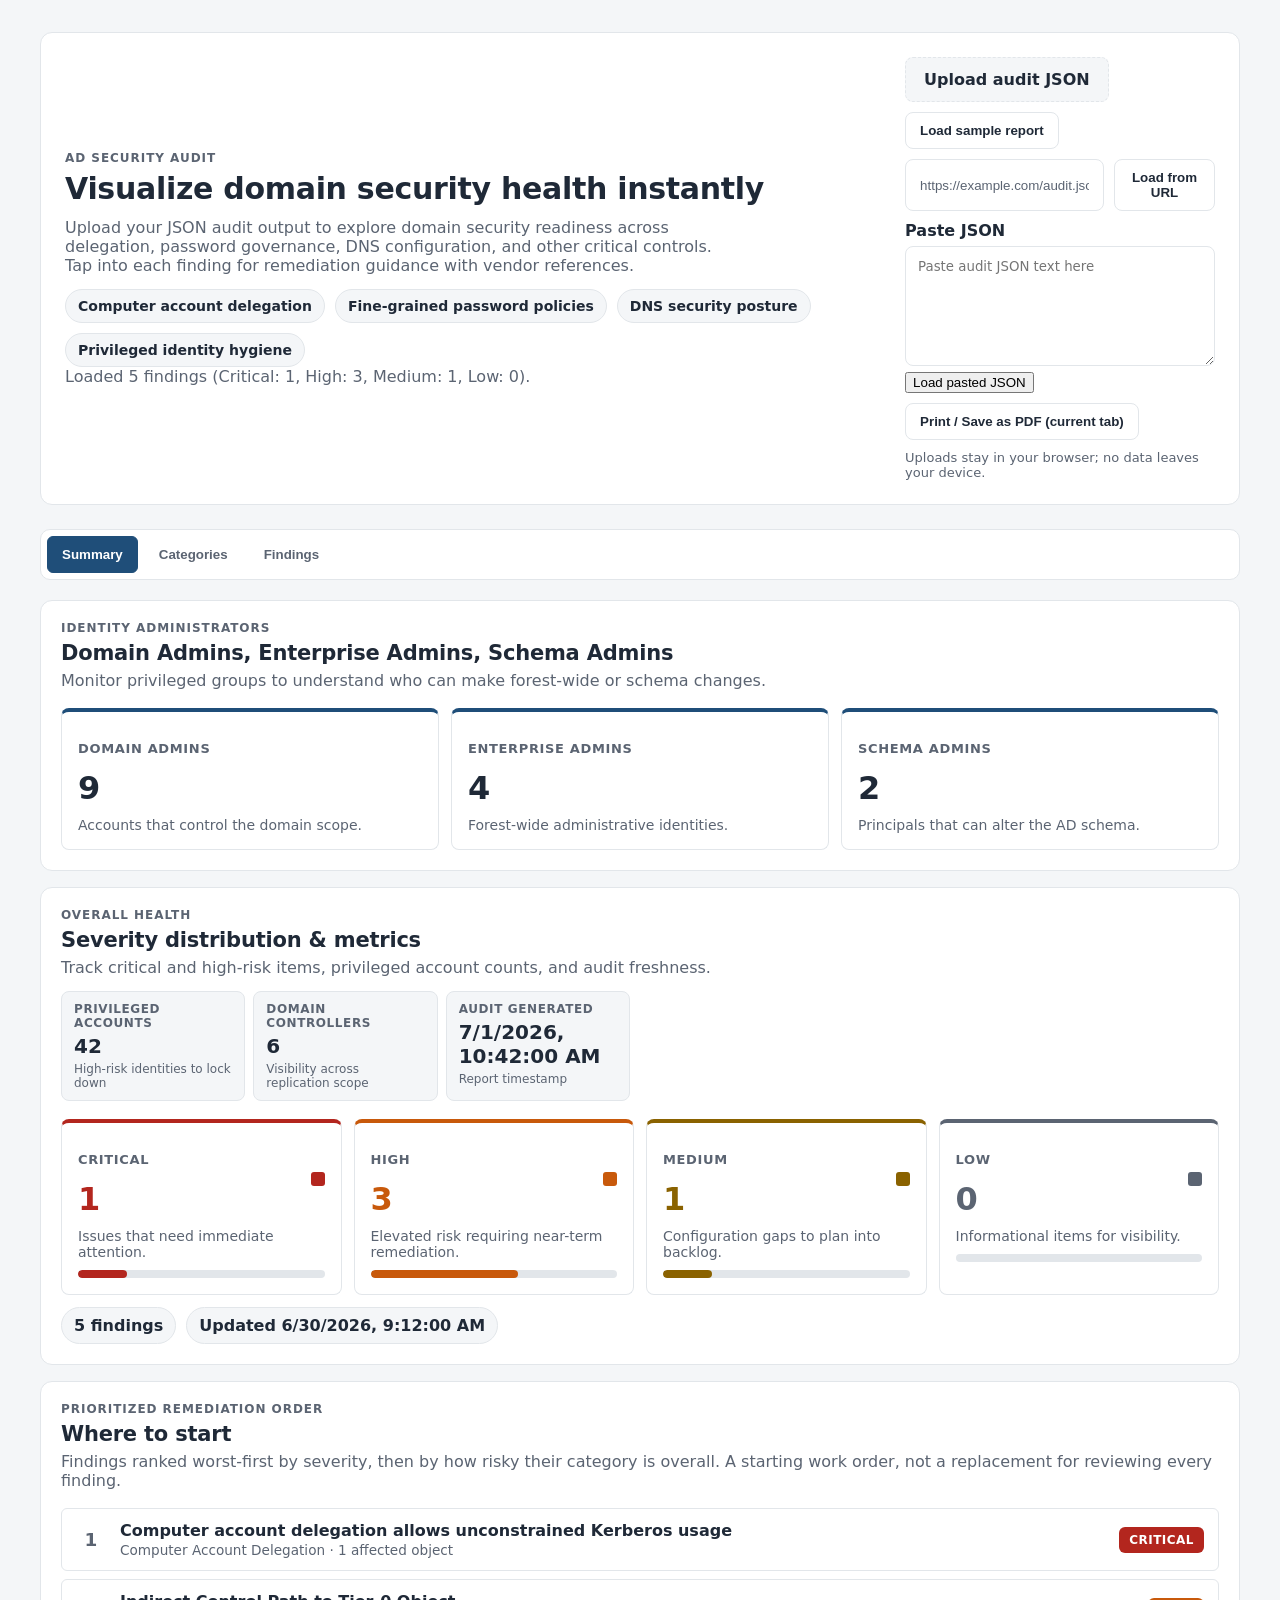
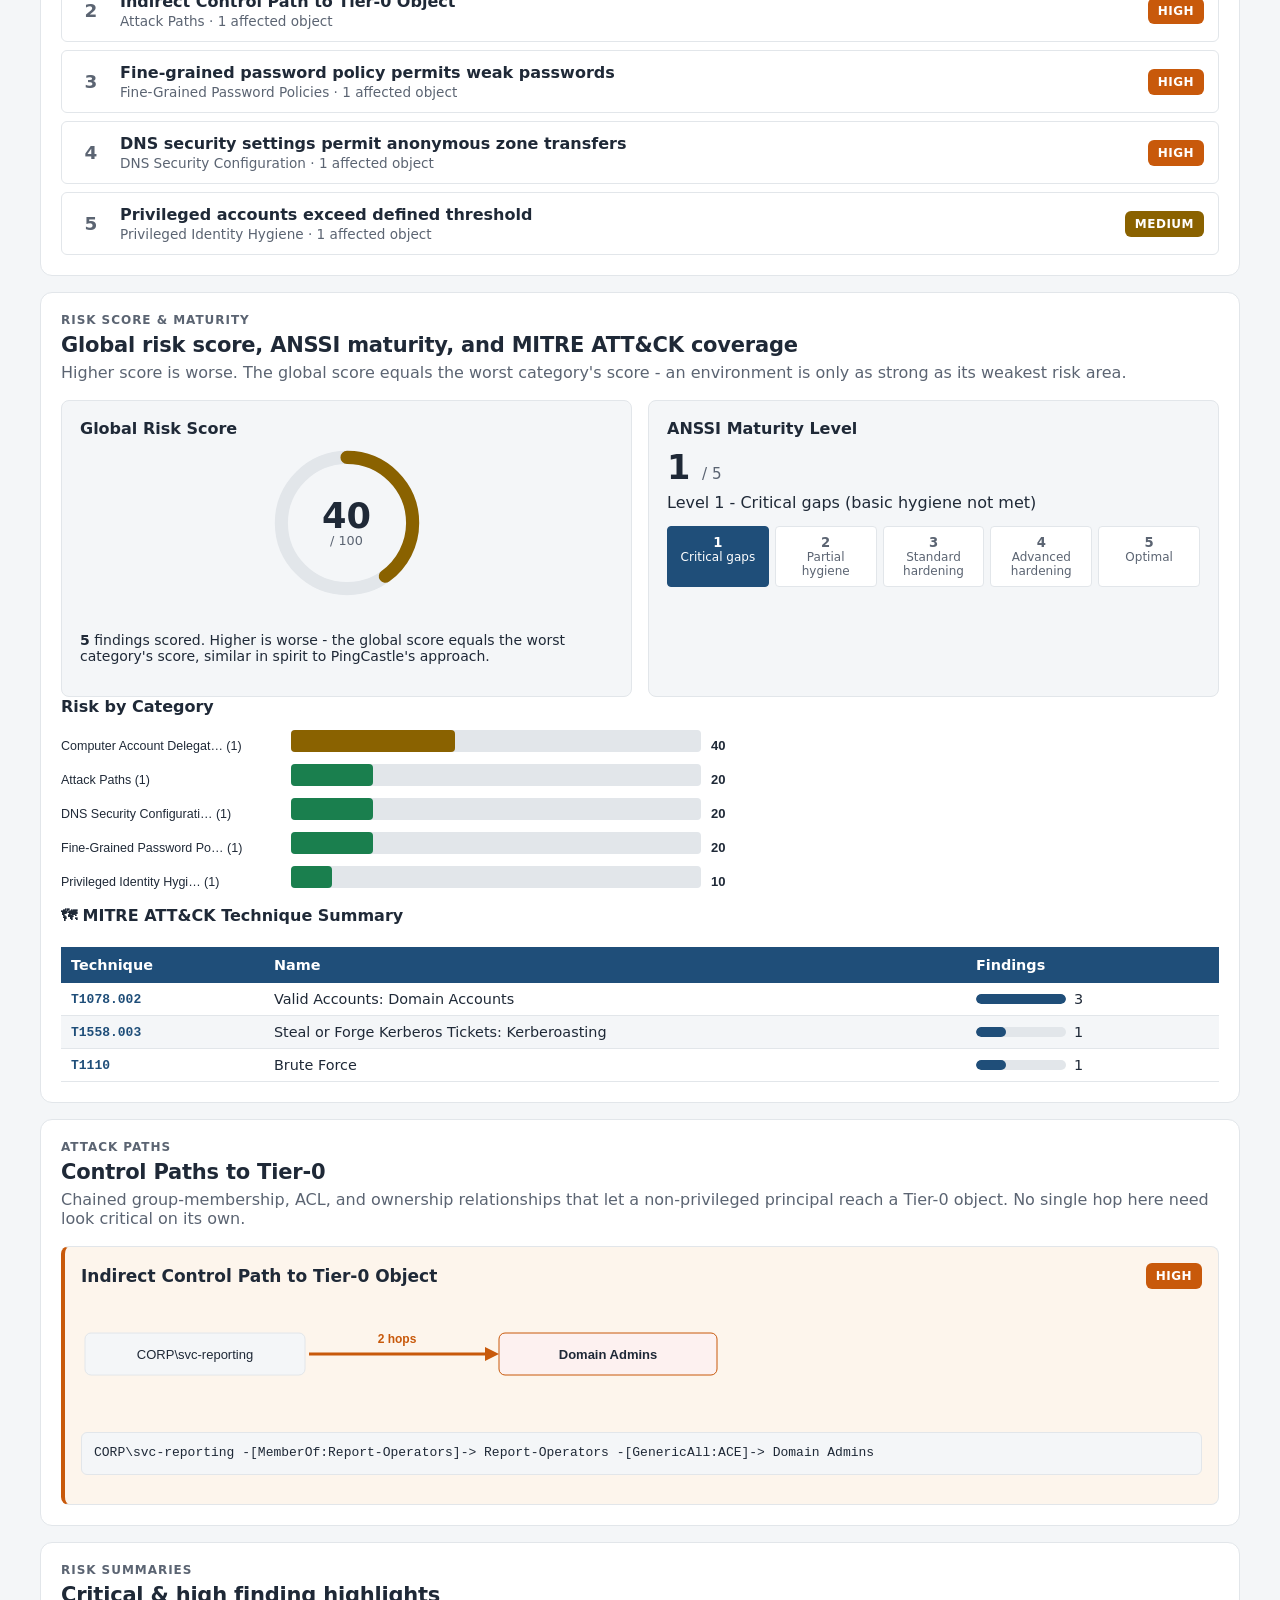
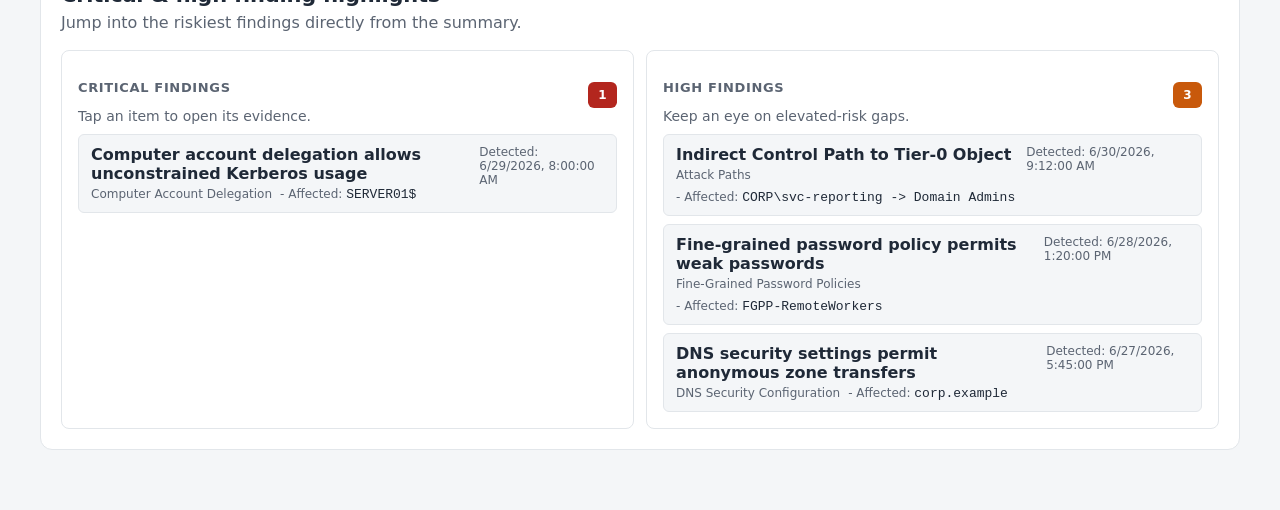
<file: ui/index.html>
<!DOCTYPE html>
<html lang="en">
  <head>
    <meta charset="UTF-8" />
    <meta name="viewport" content="width=device-width, initial-scale=1.0" />
    <title>AD Security Audit Dashboard</title>
    <link rel="stylesheet" href="./assets/styles.css" />
  </head>
  <body>
    <main class="app-shell">
      <section class="hero">
        <div class="hero-copy">
          <p class="eyebrow">AD Security Audit</p>
          <h1>Visualize domain security health instantly</h1>
          <p class="lede">
            Upload your JSON audit output to explore domain security readiness across delegation,
            password governance, DNS configuration, and other critical controls. Tap into each
            finding for remediation guidance with vendor references.
          </p>
          <div class="hero-badges">
            <span class="badge">Computer account delegation</span>
            <span class="badge">Fine-grained password policies</span>
            <span class="badge">DNS security posture</span>
            <span class="badge">Privileged identity hygiene</span>
          </div>
          <p id="status-message" class="muted">Waiting for data...</p>
        </div>
        <div class="hero-actions">
          <label class="file-upload">
            <input type="file" id="file-input" accept="application/json" />
            <span>Upload audit JSON</span>
          </label>
          <button id="load-sample" class="ghost">Load sample report</button>
          <div class="input-row">
            <input id="remote-url" type="url" placeholder="https://example.com/audit.json" />
            <button id="load-url" class="ghost">Load from URL</button>
          </div>
          <label class="paste-area">
            <span>Paste JSON</span>
            <textarea id="paste-json" rows="4" placeholder="Paste audit JSON text here"></textarea>
            <button id="load-pasted" type="button">Load pasted JSON</button>
          </label>
          <button id="print-view" class="ghost no-print" type="button">Print / Save as PDF (current tab)</button>
          <div class="helper-text">Uploads stay in your browser; no data leaves your device.</div>
        </div>
      </section>

      <div class="tab-bar" role="tablist" aria-label="Report navigation">
        <button class="tab-button active" data-tab="summary" role="tab" aria-selected="true">Summary</button>
        <button class="tab-button" data-tab="categories" role="tab" aria-selected="false">Categories</button>
        <button class="tab-button" data-tab="findings" role="tab" aria-selected="false">Findings</button>
      </div>

      <section class="tab-panel" data-tab-panel="summary" role="tabpanel">
        <section class="panel">
          <div class="section-heading">
            <div>
              <p class="eyebrow">Identity administrators</p>
              <h2>Domain Admins, Enterprise Admins, Schema Admins</h2>
              <p class="muted">Monitor privileged groups to understand who can make forest-wide or schema changes.</p>
            </div>
          </div>
          <div class="admin-grid" id="admin-grid">
            <article class="summary-card tone-identity">
              <div class="card-top">
                <div>
                  <p class="label">Domain Admins</p>
                  <p class="count" id="domain-admins-count">-</p>
                </div>
                
              </div>
              <p class="helper">Accounts that control the domain scope.</p>
            </article>
            <article class="summary-card tone-identity">
              <div class="card-top">
                <div>
                  <p class="label">Enterprise Admins</p>
                  <p class="count" id="enterprise-admins-count">-</p>
                </div>
                
              </div>
              <p class="helper">Forest-wide administrative identities.</p>
            </article>
            <article class="summary-card tone-identity">
              <div class="card-top">
                <div>
                  <p class="label">Schema Admins</p>
                  <p class="count" id="schema-admins-count">-</p>
                </div>
                
              </div>
              <p class="helper">Principals that can alter the AD schema.</p>
            </article>
          </div>
        </section>

        <section class="panel">
          <div class="section-heading">
            <div>
              <p class="eyebrow">Overall health</p>
              <h2>Severity distribution & metrics</h2>
              <p class="muted">Track critical and high-risk items, privileged account counts, and audit freshness.</p>
            </div>
            <div class="meta-stats" id="meta-stats"></div>
          </div>
          <div class="summary-grid">
            <article class="summary-card tone-critical">
              <div class="card-top">
                <div>
                  <p class="label">Critical</p>
                  <p class="count" id="critical-count">0</p>
                </div>
                <span class="sev-dot sev-dot-critical"></span>
              </div>
              <p class="helper">Issues that need immediate attention.</p>
              <div class="progress"><span id="critical-progress"></span></div>
            </article>
            <article class="summary-card tone-high">
              <div class="card-top">
                <div>
                  <p class="label">High</p>
                  <p class="count" id="high-count">0</p>
                </div>
                <span class="sev-dot sev-dot-high"></span>
              </div>
              <p class="helper">Elevated risk requiring near-term remediation.</p>
              <div class="progress"><span id="high-progress"></span></div>
            </article>
            <article class="summary-card tone-medium">
              <div class="card-top">
                <div>
                  <p class="label">Medium</p>
                  <p class="count" id="medium-count">0</p>
                </div>
                <span class="sev-dot sev-dot-medium"></span>
              </div>
              <p class="helper">Configuration gaps to plan into backlog.</p>
              <div class="progress"><span id="medium-progress"></span></div>
            </article>
            <article class="summary-card tone-low">
              <div class="card-top">
                <div>
                  <p class="label">Low</p>
                  <p class="count" id="low-count">0</p>
                </div>
                <span class="sev-dot sev-dot-low"></span>
              </div>
              <p class="helper">Informational items for visibility.</p>
              <div class="progress"><span id="low-progress"></span></div>
            </article>
          </div>
          <div class="meta-row-bar">
            <span id="total-count" class="pill">0 findings</span>
            <span id="last-updated" class="pill">Waiting for data...</span>
          </div>
        </section>

        <section class="panel" id="priority-panel" hidden>
          <div class="section-heading">
            <div>
              <p class="eyebrow">Prioritized remediation order</p>
              <h2>Where to start</h2>
              <p class="muted">Findings ranked worst-first by severity, then by how risky their category is overall. A starting work order, not a replacement for reviewing every finding.</p>
            </div>
          </div>
          <ol id="priority-list" class="priority-list"></ol>
        </section>

        <section class="panel" id="risk-score-panel" hidden>
          <div class="section-heading">
            <div>
              <p class="eyebrow">Risk score &amp; maturity</p>
              <h2>Global risk score, ANSSI maturity, and MITRE ATT&amp;CK coverage</h2>
              <p class="muted">Higher score is worse. The global score equals the worst category's score - an environment is only as strong as its weakest risk area.</p>
            </div>
          </div>
          <div class="scoring-grid">
            <div class="score-panel">
              <h3>Global Risk Score</h3>
              <div class="gauge-wrap">
                <div id="risk-gauge"></div>
                <div class="score-meta">
                  <p id="risk-score-meta"></p>
                </div>
              </div>
            </div>
            <div class="maturity-panel">
              <h3>ANSSI Maturity Level</h3>
              <div class="maturity-head" id="maturity-head">- <small>/ 5</small></div>
              <p id="maturity-label" style="color:var(--ink); margin: 6px 0 4px;"></p>
              <div class="maturity-stepper" id="maturity-stepper"></div>
            </div>
          </div>
          <h3>Risk by Category</h3>
          <div class="category-bars-svg" id="category-bars-svg">No category scores yet.</div>
          <div id="mitre-section" hidden>
            <h3>&#128506; MITRE ATT&amp;CK Technique Summary</h3>
            <div style="overflow-x: auto;">
              <table class="mitre-table">
                <thead><tr><th>Technique</th><th>Name</th><th>Findings</th></tr></thead>
                <tbody id="mitre-table-body"></tbody>
              </table>
            </div>
          </div>
        </section>

        <section class="panel" id="control-paths-panel" hidden>
          <div class="section-heading">
            <div>
              <p class="eyebrow">Attack paths</p>
              <h2>Control Paths to Tier-0</h2>
              <p class="muted">Chained group-membership, ACL, and ownership relationships that let a non-privileged principal reach a Tier-0 object. No single hop here need look critical on its own.</p>
            </div>
          </div>
          <div id="control-paths-list"></div>
        </section>

        <section class="panel">
          <div class="section-heading">
            <div>
              <p class="eyebrow">Risk summaries</p>
              <h2>Critical & high finding highlights</h2>
              <p class="muted">Jump into the riskiest findings directly from the summary.</p>
            </div>
          </div>
          <div class="callout-grid">
            <article class="callout-card" aria-live="polite">
              <div class="callout-header">
                <div>
                  <p class="label">Critical findings</p>
                  <p class="helper">Tap an item to open its evidence.</p>
                </div>
                <span class="severity-pill severity-critical" id="critical-summary-count">0</span>
              </div>
              <div id="critical-summary-list" class="callout-list">No critical findings yet.</div>
            </article>
            <article class="callout-card" aria-live="polite">
              <div class="callout-header">
                <div>
                  <p class="label">High findings</p>
                  <p class="helper">Keep an eye on elevated-risk gaps.</p>
                </div>
                <span class="severity-pill severity-high" id="high-summary-count">0</span>
              </div>
              <div id="high-summary-list" class="callout-list">No high findings yet.</div>
            </article>
          </div>
        </section>
      </section>

      <section class="tab-panel" data-tab-panel="categories" role="tabpanel" hidden>
        <section class="panel">
          <div class="section-heading">
            <div>
              <p class="eyebrow">Category coverage</p>
              <h2>Delegation, password policies, DNS, and more</h2>
              <p class="muted">Review health by control family with quick access to detailed evidence.</p>
            </div>
          </div>
          <div id="category-grid" class="category-grid">Load an audit JSON file to see category health.</div>
        </section>
      </section>

      <section class="tab-panel" data-tab-panel="findings" role="tabpanel" hidden>
        <section class="panel">
          <div class="section-heading">
            <div>
              <p class="eyebrow">All findings</p>
              <h2>Tap into remediation details and references</h2>
              <p class="muted">Each finding includes impacted objects, severity, impact, remediation steps, and linked documentation.</p>
            </div>
          </div>
          <div id="findings-list" class="finding-list">No findings to display yet.</div>
        </section>
      </section>
    </main>

    <div id="modal" class="modal" hidden>
      <div class="modal-content">
        <button class="close" id="close-modal" aria-label="Close details">X</button>
        <div id="modal-body"></div>
      </div>
    </div>

    <script src="./assets/app.js"></script>
  </body>
</html>
</file>
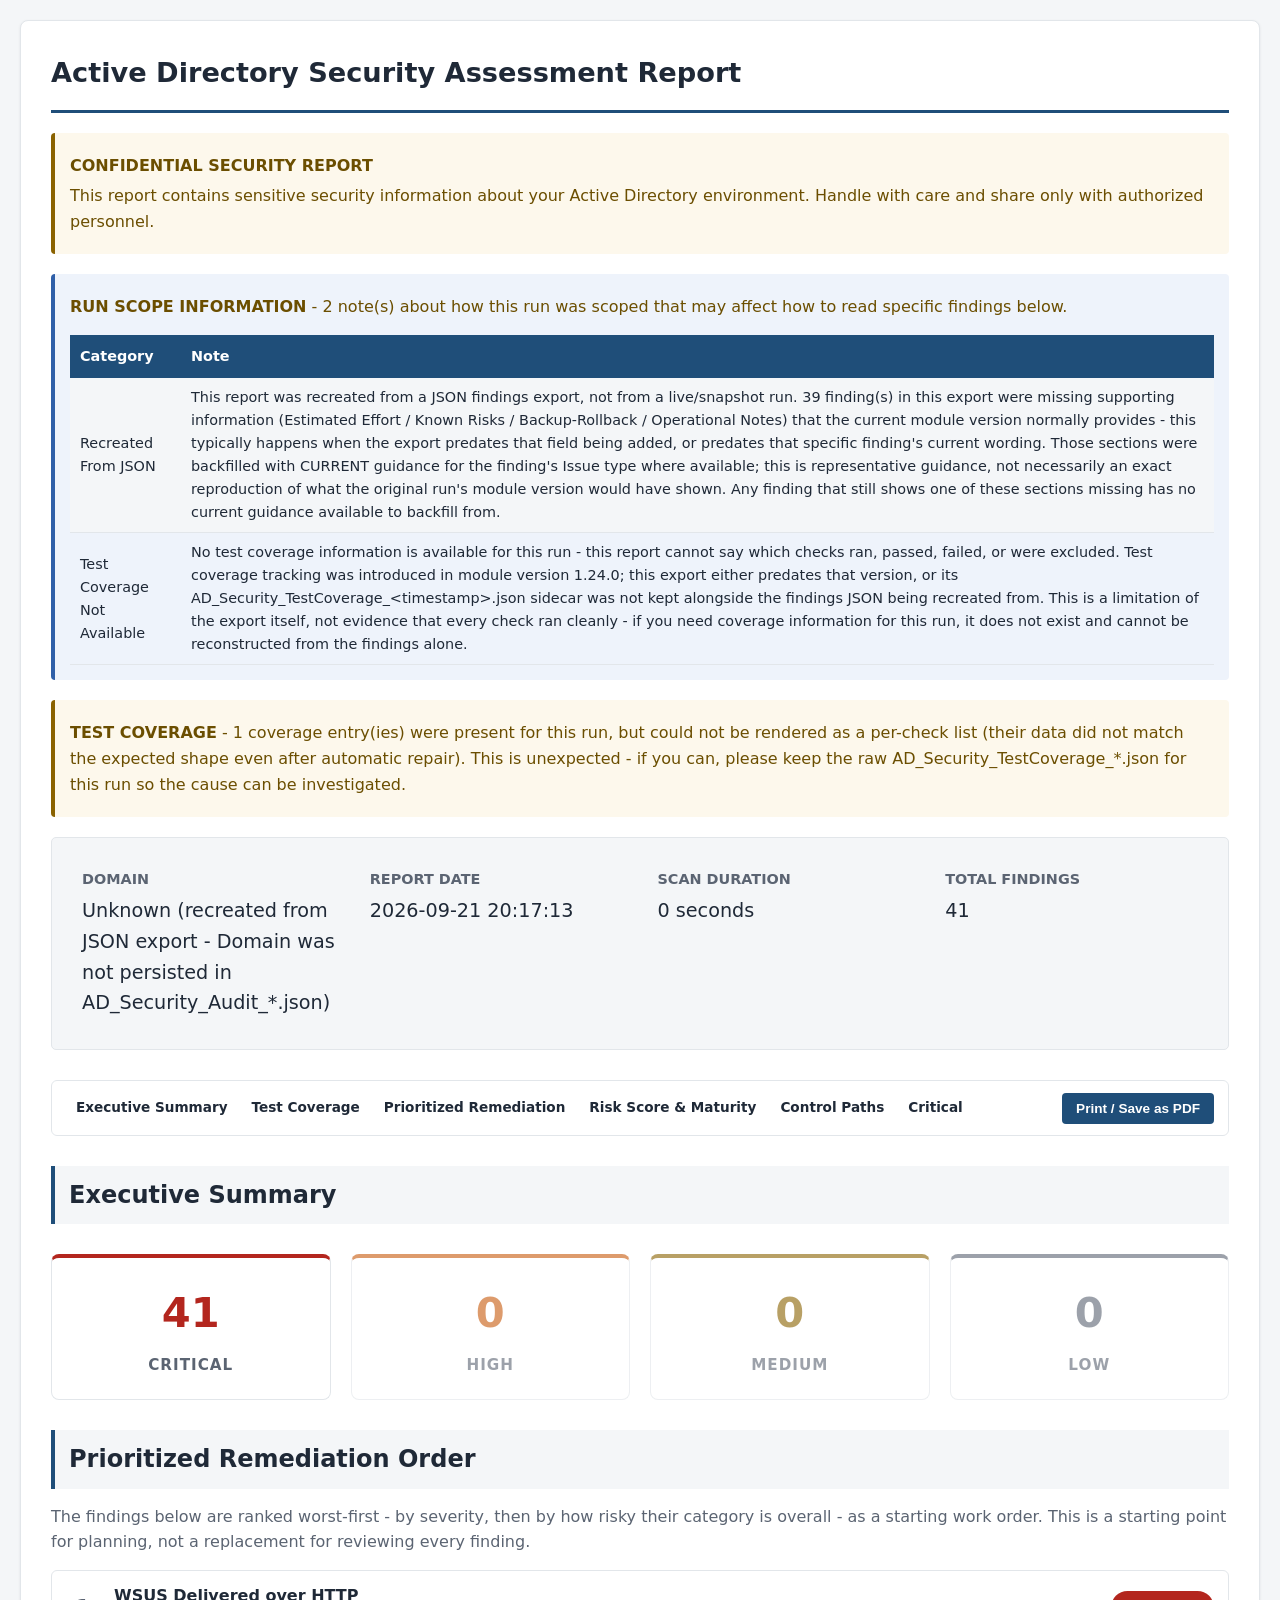
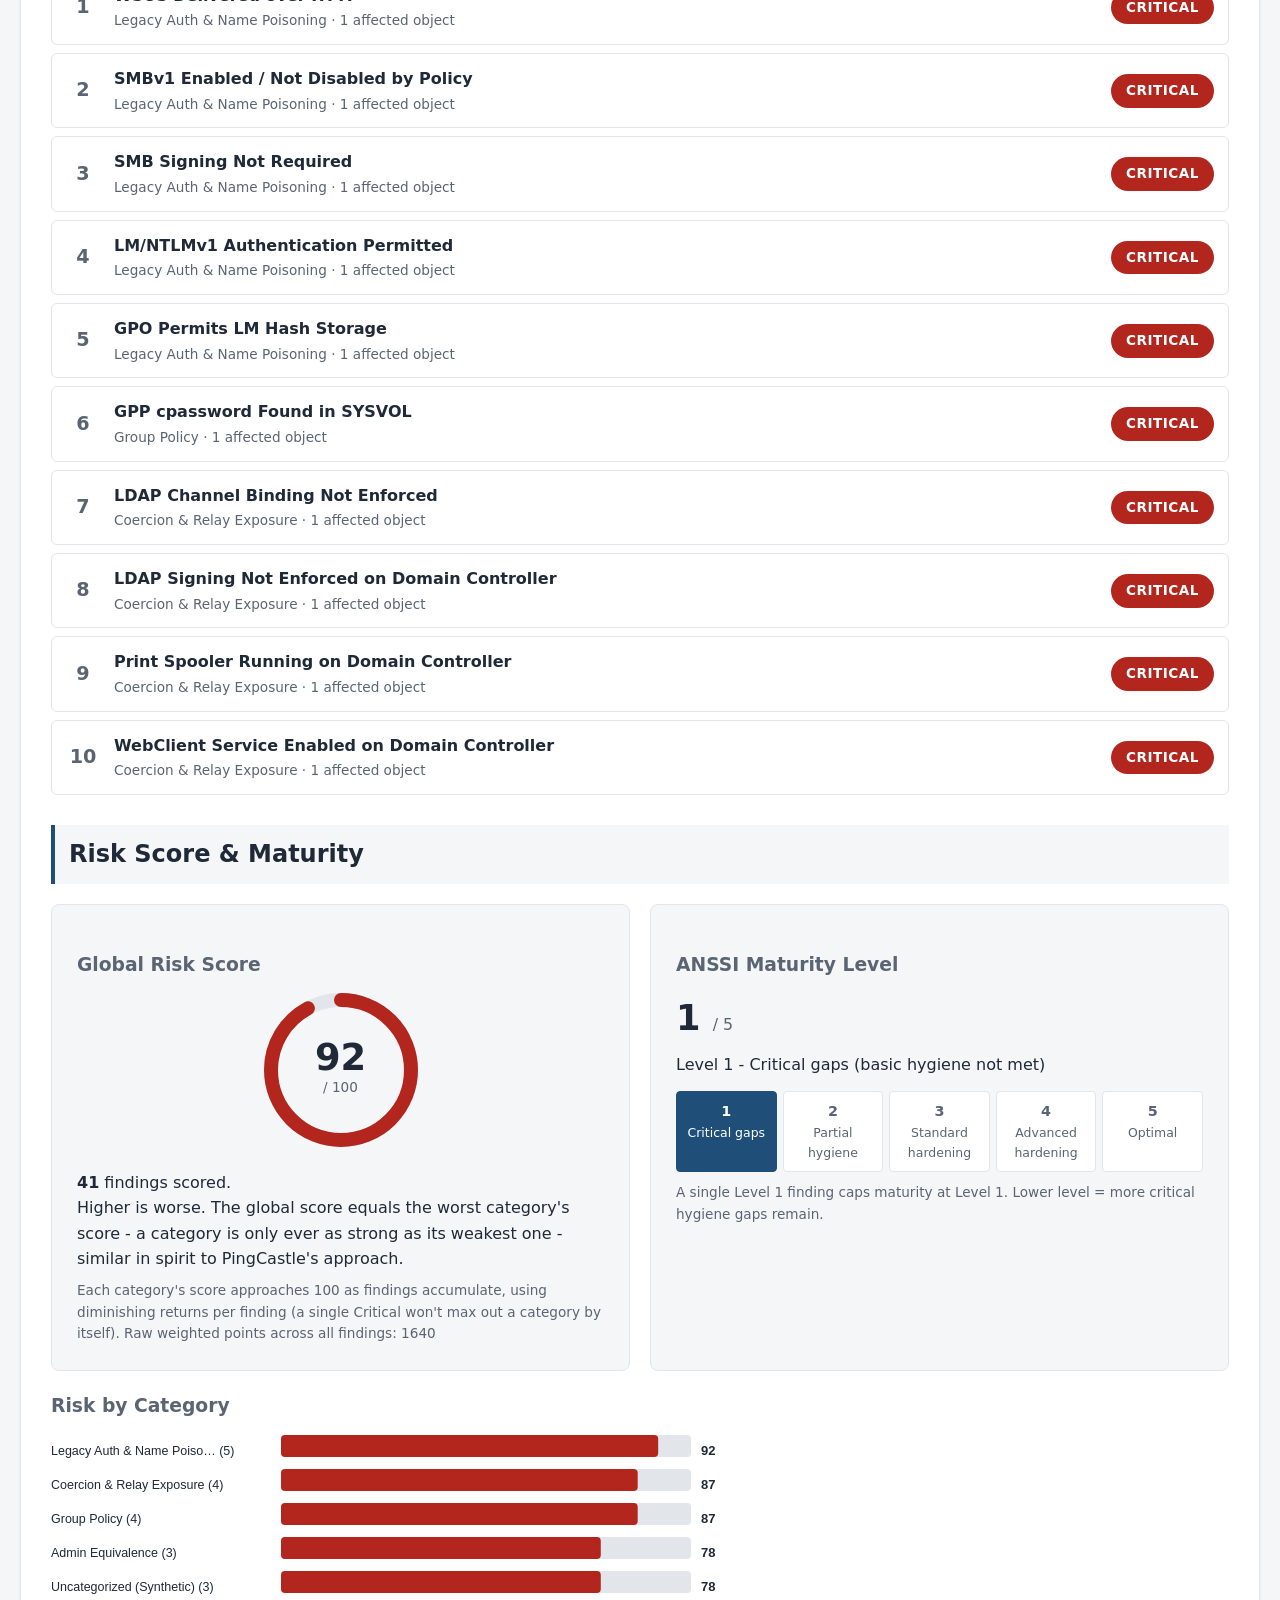
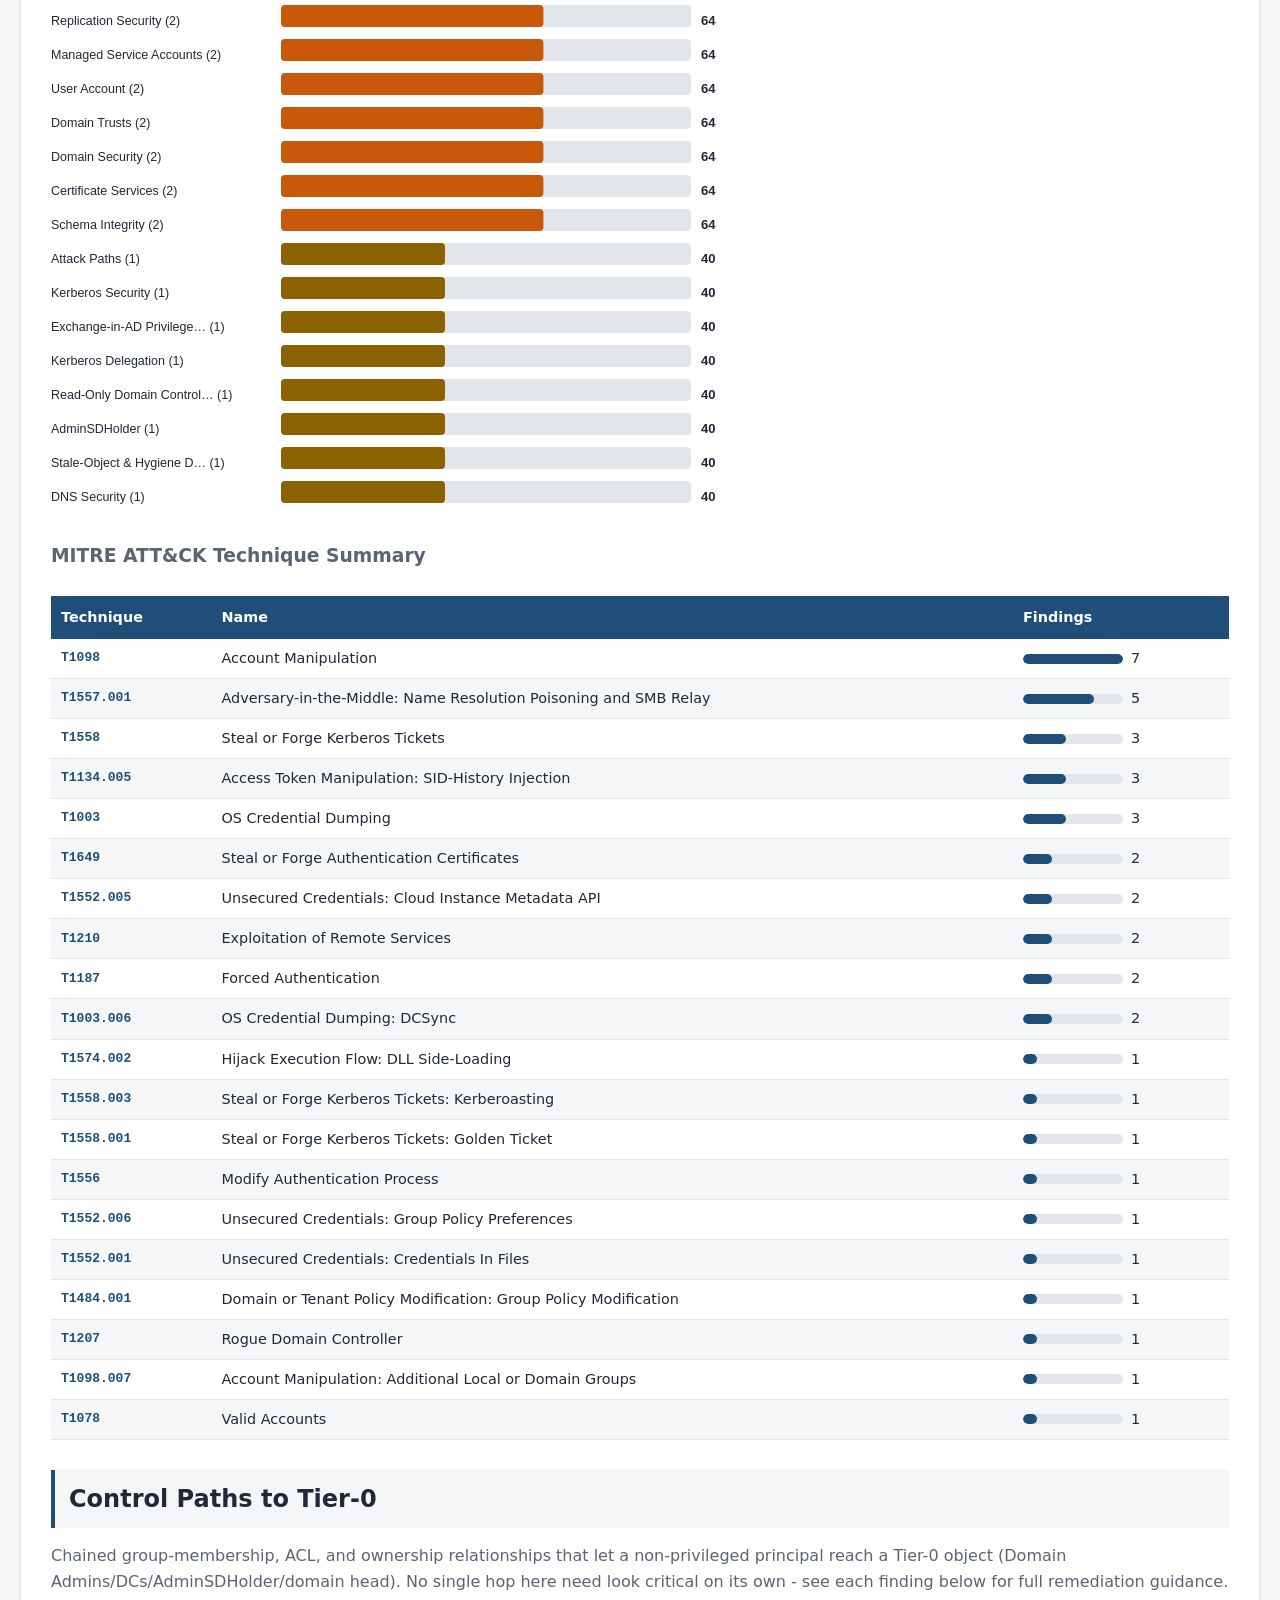
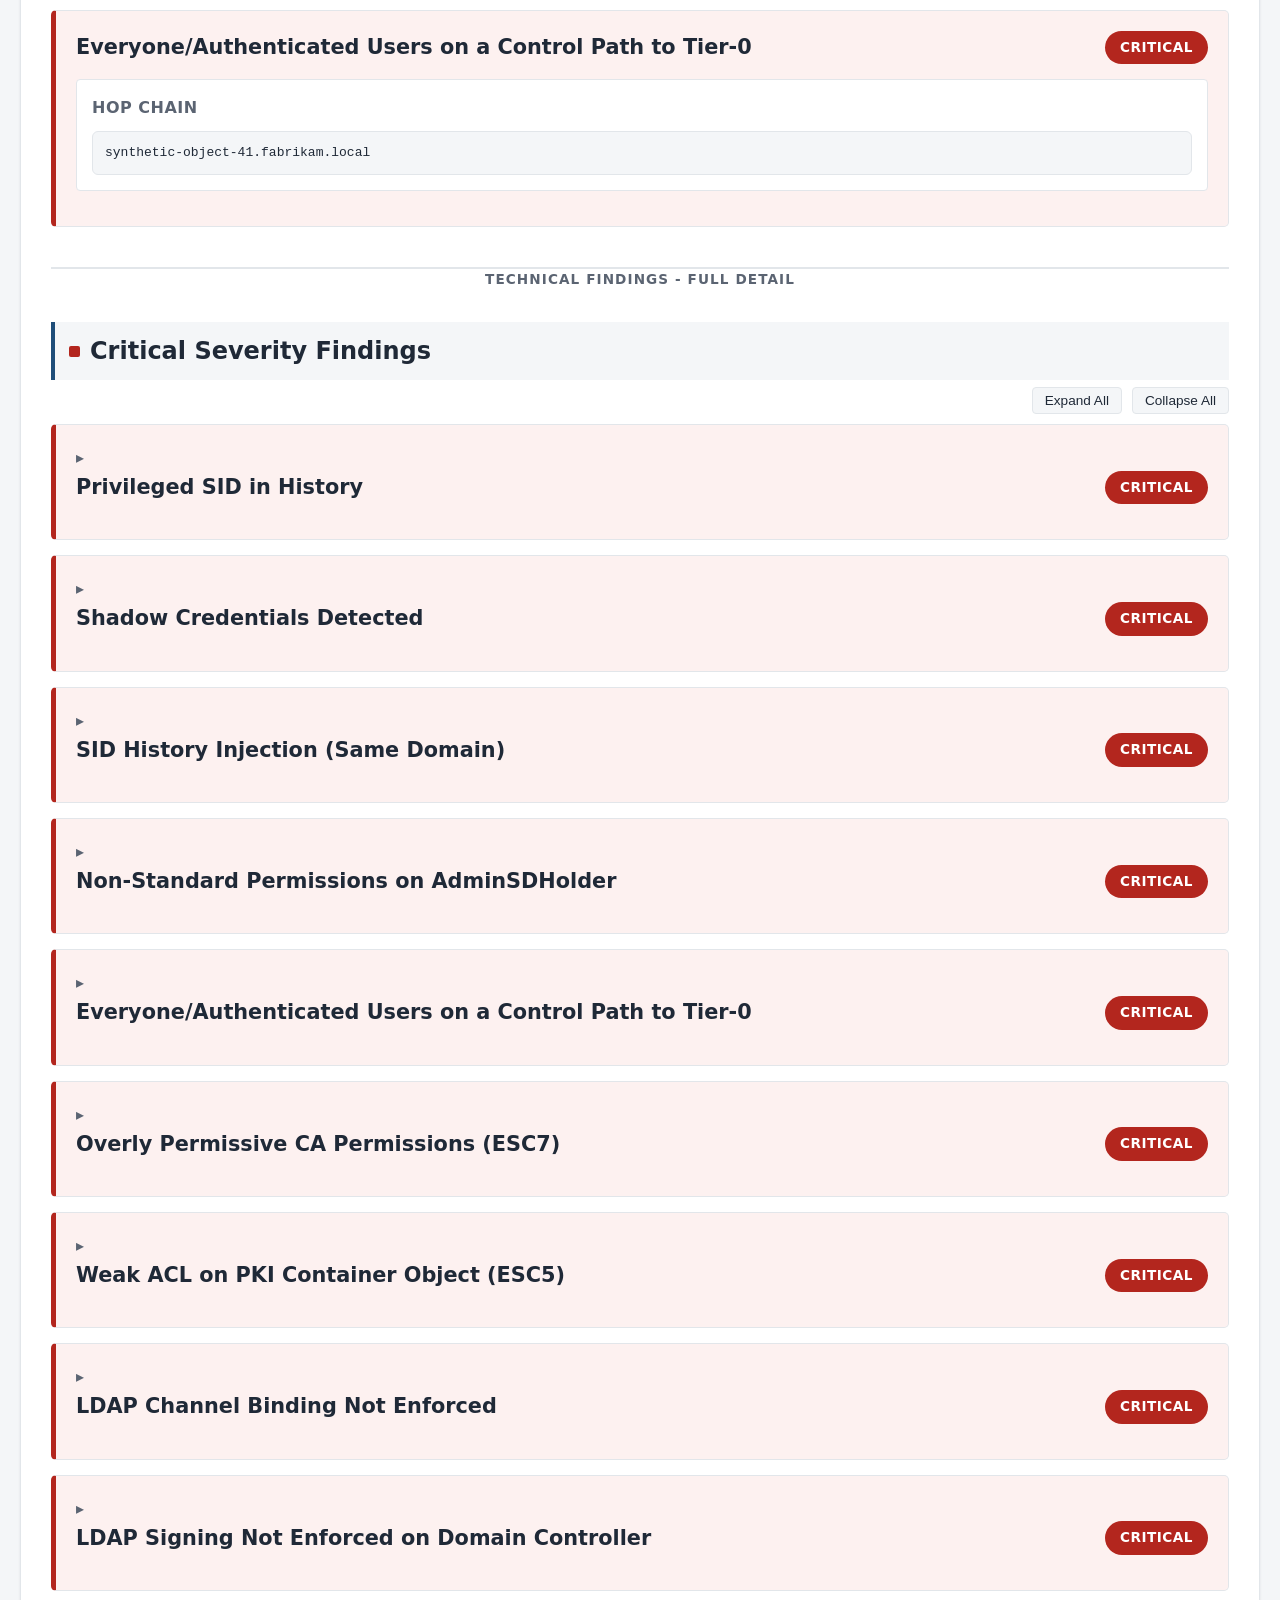
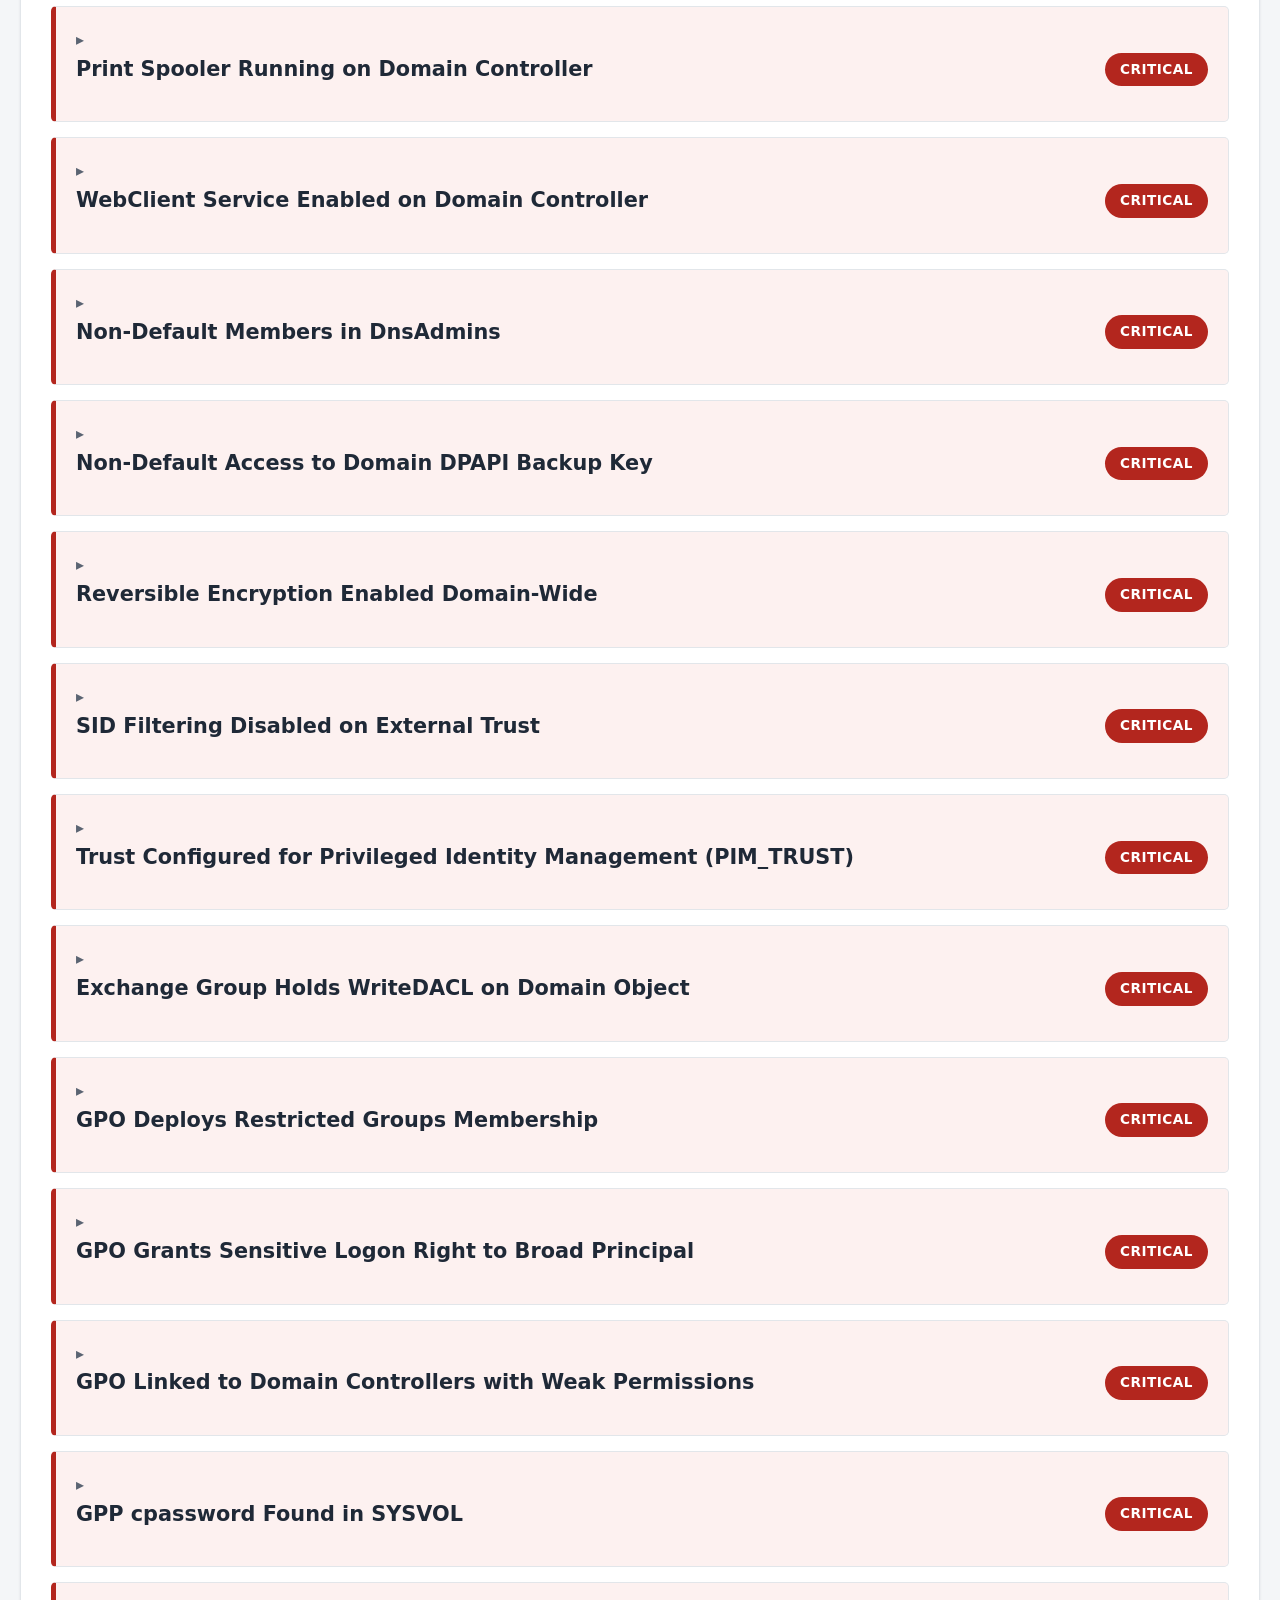
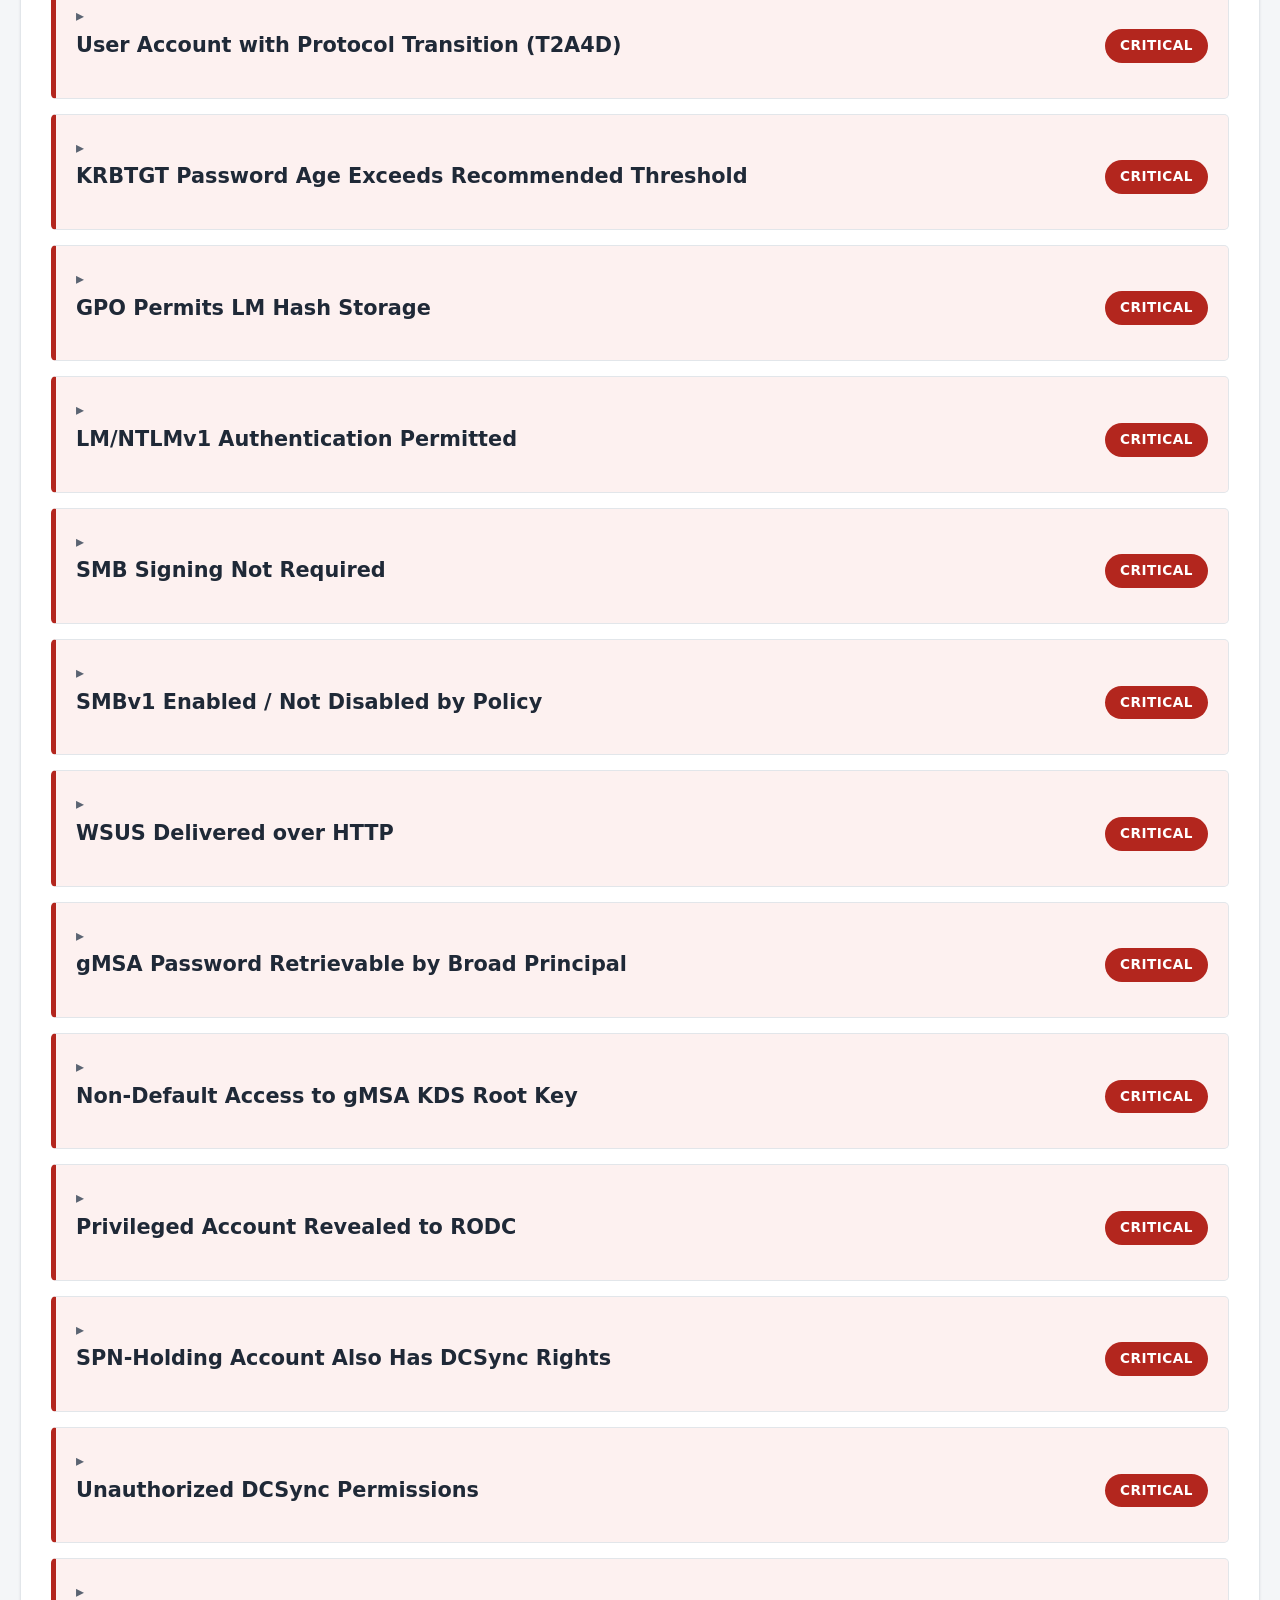
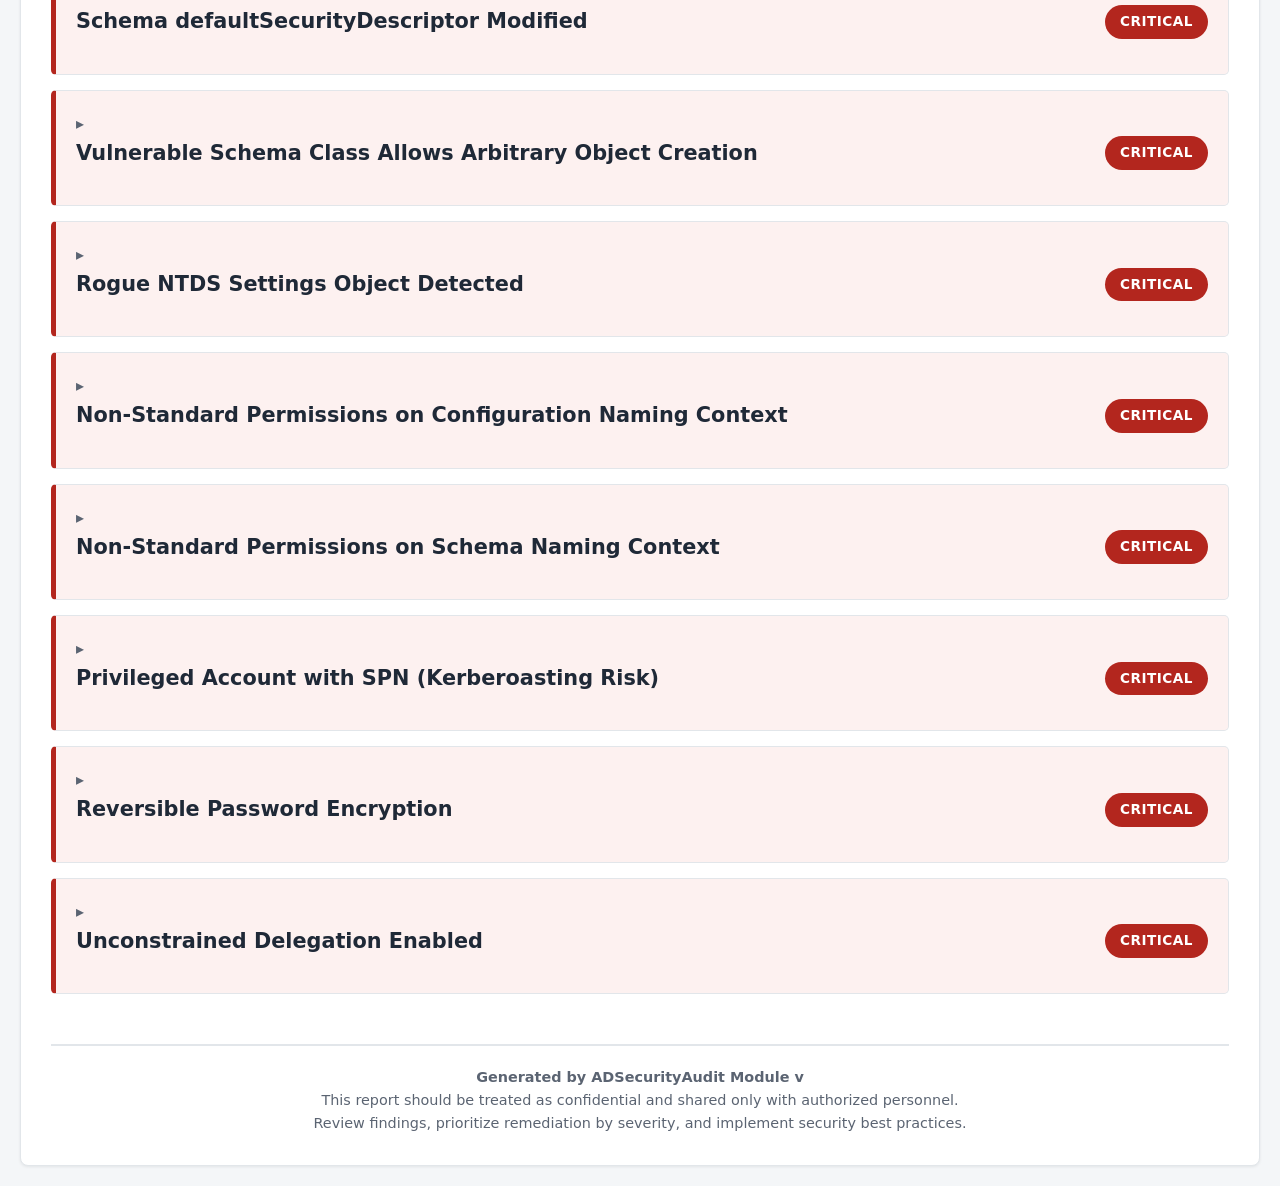
<file: tools/synthetic-fixtures-samples/AD_Security_Audit_25pct.html>
<!DOCTYPE html>
<html lang="en">
<head>
    <meta charset="UTF-8">
    <meta name="viewport" content="width=device-width, initial-scale=1.0">
    <title>AD Security Assessment Report - Unknown (recreated from JSON export - Domain was not persisted in AD_Security_Audit_*.json)</title>
    <style>
        :root {
            --font-sans: -apple-system, "Segoe UI", system-ui, Roboto, Helvetica, Arial, sans-serif;
            --font-mono: 'Consolas', 'SFMono-Regular', Menlo, Monaco, monospace;
            --bg: #f4f6f8;
            --surface: #ffffff;
            --ink: #1f2937;
            --ink-muted: #5b6472;
            --border: #e2e6ea;
            --brand: #1f4e79;
            --critical: #b3261e;
            --critical-bg: #fdf1f0;
            --high: #c8590b;
            --high-bg: #fdf5ec;
            --medium: #8a6200;
            --medium-bg: #fdf8ec;
            --low: #5b6472;
            --low-bg: #f4f5f6;
            --good: #1a7f4e;
        }
        * { margin: 0; padding: 0; box-sizing: border-box; }
        body { font-family: var(--font-sans); line-height: 1.6; color: var(--ink); background: var(--bg); padding: 20px; }
        .container { max-width: 1400px; margin: 0 auto; background: var(--surface); padding: 30px; box-shadow: 0 1px 3px rgba(15,23,42,0.08); border-radius: 8px; border: 1px solid var(--border); }
        h1 { color: var(--ink); border-bottom: 3px solid var(--brand); padding-bottom: 15px; margin-bottom: 20px; font-size: 1.7em; }
        h2 { color: var(--ink); margin-top: 30px; margin-bottom: 15px; padding: 10px 14px; background: var(--bg); border-left: 4px solid var(--brand); }
        h3 { color: var(--ink-muted); margin-top: 20px; margin-bottom: 10px; }
        .header-info { display: grid; grid-template-columns: repeat(auto-fit, minmax(250px, 1fr)); gap: 15px; margin-bottom: 30px; padding: 20px; background: var(--bg); border-radius: 5px; border: 1px solid var(--border); }
        .header-info div { padding: 10px; }
        .header-info strong { display: block; color: var(--ink-muted); font-size: 0.9em; margin-bottom: 5px; }
        .summary-cards { display: grid; grid-template-columns: repeat(auto-fit, minmax(200px, 1fr)); gap: 20px; margin: 30px 0; }
        .summary-card { display: block; padding: 22px; border-radius: 8px; text-align: center; text-decoration: none; border: 1px solid var(--border); border-top: 4px solid transparent; background: var(--surface); transition: transform 0.15s ease, box-shadow 0.15s ease; }
        .summary-card:hover { transform: translateY(-2px); box-shadow: 0 4px 10px rgba(15,23,42,0.08); }
        .summary-card-empty { cursor: default; opacity: 0.6; }
        .summary-card-empty:hover { transform: none; box-shadow: none; }
        .summary-card .count { font-size: 2.6em; font-weight: 700; margin-bottom: 6px; color: var(--ink); }
        .summary-card .label { font-size: 0.95em; text-transform: uppercase; letter-spacing: 1px; color: var(--ink-muted); font-weight: 600; }
        .critical-card { border-top-color: var(--critical); }
        .critical-card .count { color: var(--critical); }
        .high-card { border-top-color: var(--high); }
        .high-card .count { color: var(--high); }
        .medium-card { border-top-color: var(--medium); }
        .medium-card .count { color: var(--medium); }
        .low-card { border-top-color: var(--low); }
        .low-card .count { color: var(--low); }
        .finding { margin-bottom: 15px; padding: 20px; border-radius: 5px; border-left: 5px solid; background: var(--surface); border: 1px solid var(--border); border-left-width: 5px; }
        .finding.critical { border-left-color: var(--critical); background: var(--critical-bg); }
        .finding.high { border-left-color: var(--high); background: var(--high-bg); }
        .finding.medium { border-left-color: var(--medium); background: var(--medium-bg); }
        .finding.low { border-left-color: var(--low); background: var(--low-bg); }
        details.finding { padding: 0; }
        details.finding[open] { padding-bottom: 5px; }
        details.finding > summary { list-style: none; cursor: pointer; padding: 20px; }
        details.finding > summary::-webkit-details-marker { display: none; }
        details.finding > summary::before { content: '\25B8'; display: inline-block; margin-right: 10px; color: var(--ink-muted); transition: transform 0.15s ease; }
        details.finding[open] > summary::before { transform: rotate(90deg); }
        .finding-body { padding: 0 20px 15px; }
        .section-toolbar { display: flex; justify-content: flex-end; gap: 10px; margin: -8px 0 10px; }
        .toggle-all-btn { background: var(--bg); border: 1px solid var(--border); color: var(--ink); padding: 5px 12px; border-radius: 4px; font-size: 0.85em; cursor: pointer; }
        .toggle-all-btn:hover { background: #e8ebee; }
        .finding-header { display: flex; justify-content: space-between; align-items: center; margin-bottom: 15px; flex-wrap: wrap; gap: 10px; }
        .finding-title { font-size: 1.3em; font-weight: 600; color: var(--ink); display: flex; align-items: center; gap: 10px; flex-wrap: wrap; }
        .count-badge { display: inline-block; background: var(--bg); color: var(--ink); font-size: 0.6em; font-weight: 700; padding: 3px 10px; border-radius: 12px; vertical-align: middle; letter-spacing: 0.3px; border: 1px solid var(--border); }
        .finding-instance-list { list-style: none; border-top: 1px solid var(--border); margin-top: 5px; max-height: 420px; overflow-y: auto; }
        .finding-instance { padding: 10px 0; border-bottom: 1px solid var(--border); }
        .finding-instance:last-child { border-bottom: none; }
        .finding-instance-object { font-weight: 600; color: var(--ink); font-family: var(--font-mono); font-size: 13px; word-break: break-word; }
        .meta-code { font-family: var(--font-mono); font-size: 13px; color: var(--ink); word-break: break-word; }
        .finding-instance-desc { color: var(--ink-muted); margin-top: 4px; line-height: 1.5; }
        .finding-instance-date { color: var(--ink-muted); font-size: 0.8em; margin-top: 4px; }
        .severity-badge { padding: 6px 15px; border-radius: 20px; font-weight: 700; font-size: 0.85em; text-transform: uppercase; letter-spacing: 0.5px; color: #fff; }
        .severity-critical { background: var(--critical); }
        .severity-high { background: var(--high); }
        .severity-medium { background: var(--medium); }
        .severity-low { background: var(--low); }
        .finding-meta { display: flex; gap: 20px; margin-bottom: 15px; font-size: 0.9em; color: var(--ink-muted); flex-wrap: wrap; }
        .finding-meta span { display: flex; align-items: center; }
        .finding-meta strong { margin-right: 5px; color: var(--ink); }
        .finding-section { margin: 15px 0; padding: 15px; background: var(--surface); border-radius: 4px; border: 1px solid var(--border); }
        .finding-section h4 { color: var(--ink-muted); margin-bottom: 10px; font-size: 1em; text-transform: uppercase; letter-spacing: 0.5px; }
        .finding-section p { color: var(--ink); line-height: 1.7; }
        .privileged-users-table { width: 100%; border-collapse: collapse; margin-top: 20px; font-size: 0.9em; }
        .privileged-users-table th { background: var(--brand); color: #fff; padding: 12px; text-align: left; font-weight: 600; }
        .privileged-users-table td { padding: 10px; border-bottom: 1px solid var(--border); }
        .privileged-users-table tr:nth-child(even) { background: var(--bg); }
        .privileged-users-table tr:hover { background: #eaf1f8; }
        .status-enabled { color: var(--good); font-weight: bold; }
        .status-disabled { color: var(--critical); font-weight: bold; }
        .footer { margin-top: 50px; padding-top: 20px; border-top: 2px solid var(--border); text-align: center; color: var(--ink-muted); font-size: 0.9em; }
        .warning-box { background: #fdf8ec; border-left: 4px solid var(--medium); padding: 15px; margin: 20px 0; border-radius: 4px; }
        .warning-box p { color: #6b4e00; margin: 5px 0; }

        /* Risk score, maturity & category visuals - inline hand-built SVG, no chart library, no CDN */
        .scoring-grid { display: grid; grid-template-columns: minmax(260px, 1fr) minmax(260px, 1fr); gap: 20px; margin: 20px 0; }
        @media (max-width: 700px) { .scoring-grid { grid-template-columns: 1fr; } }
        .score-panel, .maturity-panel { padding: 25px; border-radius: 8px; background: var(--bg); border: 1px solid var(--border); }
        .gauge-wrap { display: flex; align-items: center; justify-content: center; gap: 20px; flex-wrap: wrap; }
        .gauge-svg-wrap { position: relative; width: 160px; height: 160px; flex: none; }
        .gauge-svg-wrap svg { width: 100%; height: 100%; }
        .gauge-center { position: absolute; inset: 0; display: flex; flex-direction: column; align-items: center; justify-content: center; }
        .gauge-center .num { font-size: 2.3em; font-weight: 700; color: var(--ink); line-height: 1; }
        .gauge-center .of { font-size: 0.85em; color: var(--ink-muted); }
        .score-meta { color: var(--ink); }
        .score-meta .hint { font-size: 0.85em; color: var(--ink-muted); margin-top: 8px; }
        .maturity-stepper { display: flex; gap: 6px; margin-top: 14px; flex-wrap: wrap; }
        .maturity-chip { flex: 1; min-width: 88px; padding: 8px 6px; border-radius: 4px; background: var(--surface); border: 1px solid var(--border); color: var(--ink-muted); font-size: 0.78em; text-align: center; }
        .maturity-chip .lvl { display: block; font-weight: 700; font-size: 1.15em; }
        .maturity-chip.reached { background: #eaf5ef; border-color: var(--good); color: var(--good); }
        .maturity-chip.current { background: var(--brand); border-color: var(--brand); color: #fff; }
        .maturity-head { font-size: 2.2em; font-weight: 700; color: var(--ink); }
        .maturity-head small { font-size: 0.45em; color: var(--ink-muted); font-weight: normal; }
        .mitre-table { width: 100%; border-collapse: collapse; margin-top: 15px; font-size: 0.9em; }
        .mitre-table th { background: var(--brand); color: #fff; padding: 10px; text-align: left; }
        .mitre-table td { padding: 8px 10px; border-bottom: 1px solid var(--border); vertical-align: middle; }
        .mitre-table tr:nth-child(even) { background: var(--bg); }
        .mitre-id { font-family: var(--font-mono); font-size: 13px; color: var(--brand); font-weight: 600; }
        .mitre-bar-cell { display: flex; align-items: center; gap: 8px; }
        .mitre-bar-track { display: block; width: 100px; height: 10px; background: var(--border); border-radius: 5px; overflow: hidden; flex: none; }
        .mitre-bar-fill { display: block; height: 100%; background: var(--brand); border-radius: 5px; }
        .tag-mitre { font-family: var(--font-mono); font-size: 12px; background: #eaf2f8; color: #2471a3; padding: 2px 6px; border-radius: 3px; }
        .tag-anssi { font-family: var(--font-mono); font-size: 12px; background: #f4ecf7; color: #6c3483; padding: 2px 6px; border-radius: 3px; }

        /* v1.20.2: one shared style for path/command-style code content
           (currently just the control-path hop chain), so it reads as a
           distinct "code block" rather than a plain paragraph that happens
           to use a monospace font. Same --font-mono/size as the inline
           mono elements above, for a consistent code type scale throughout. */
        .code-block { font-family: var(--font-mono); font-size: 13px; line-height: 1.6; color: var(--ink); background: var(--bg); border: 1px solid var(--border); border-radius: 6px; padding: 10px 12px; word-break: break-word; }

        /* Prioritized remediation order */
        .priority-list { list-style: none; margin: 15px 0; }
        .priority-item { display: grid; grid-template-columns: 34px 1fr auto; align-items: center; gap: 14px; padding: 12px 14px; border: 1px solid var(--border); border-radius: 6px; margin-bottom: 8px; background: var(--surface); }
        .priority-rank { font-weight: 700; color: var(--ink-muted); font-size: 1.2em; text-align: center; }
        .priority-item a { color: var(--ink); text-decoration: none; font-weight: 600; }
        .priority-item a:hover { text-decoration: underline; }
        .priority-cat { color: var(--ink-muted); font-size: 0.85em; font-weight: 400; display: block; margin-top: 2px; }

        /* Control path diagram */
        .control-path-diagram { margin: 10px 0 4px; }
        .control-path-diagram svg { width: 100%; height: auto; max-width: 640px; display: block; }

        /* v1.20.2: without an explicit max-width, this SVG's viewBox
           (700 units wide) stretched to fill the full container width
           (~1300px+), inflating every font-size/stroke in it by ~1.9x -
           this is why "Risk by Category" text rendered oversized relative
           to the rest of the report. Capping at 700px keeps 1 viewBox unit
           equal to 1 real pixel, matching the size the text was authored at. */
        .category-bars-svg svg { width: 100%; height: auto; max-width: 700px; display: block; }

        @media print {
            body { background: white; padding: 0; }
            .container { box-shadow: none; border: none; }
            .toggle-all-btn { display: none; }
            .no-print { display: none !important; }
            .report-nav { position: static !important; }
        }

        /* v1.20.1: severity dots replacing emoji on section headings - a
           solid color square carries the same at-a-glance severity cue
           without relying on emoji glyph support/rendering consistency. */
        .sev-dot { display: inline-block; width: 11px; height: 11px; border-radius: 2px; margin-right: 10px; vertical-align: middle; }
        .sev-dot-critical { background: var(--critical); }
        .sev-dot-high { background: var(--high); }
        .sev-dot-medium { background: var(--medium); }
        .sev-dot-low { background: var(--low); }

        /* v1.20.1: sticky mini table-of-contents so a leadership reader can
           jump straight to the risk picture and an IT reader can jump
           straight to evidence, without scrolling or using find-in-page. */
        .report-nav { position: sticky; top: 0; z-index: 10; background: var(--surface); border: 1px solid var(--border); border-radius: 6px; padding: 10px 14px; margin-bottom: 20px; display: flex; align-items: center; gap: 16px; flex-wrap: wrap; }
        .report-nav-links { display: flex; gap: 4px; flex-wrap: wrap; flex: 1; }
        .report-nav a { color: var(--ink); text-decoration: none; font-size: 0.85em; font-weight: 600; padding: 6px 10px; border-radius: 4px; }
        .report-nav a:hover { background: var(--bg); }
        .print-btn { background: var(--brand); color: #fff; border: none; padding: 8px 14px; border-radius: 4px; font-size: 0.85em; font-weight: 600; cursor: pointer; flex: none; }
        .print-btn:hover { background: #163d5f; }

        /* v1.20.1: divider between the leadership-facing front section
           (Executive Summary through Control Paths) and the full technical
           finding-by-finding detail that follows. */
        .section-divider { margin: 40px 0 10px; border: none; border-top: 2px solid var(--border); }
        .section-divider-label { text-align: center; margin-top: -13px; }
        .section-divider-label span { background: var(--surface); padding: 0 16px; color: var(--ink-muted); font-size: 0.85em; text-transform: uppercase; letter-spacing: 0.08em; font-weight: 700; }
    </style>
</head>
<body>
    <div class="container">
        <h1>Active Directory Security Assessment Report</h1>
        
        <div class="warning-box">
            <p><strong>CONFIDENTIAL SECURITY REPORT</strong></p>
            <p>This report contains sensitive security information about your Active Directory environment. Handle with care and share only with authorized personnel.</p>
        </div>
        <div class="warning-box" style="background:#eef3fb; border-color:#2f5fa8;">
            <p><strong>RUN SCOPE INFORMATION</strong> - 2 note(s) about how this run was scoped that may affect how to read specific findings below.</p>
            <table class="mitre-table">
                <tr><th>Category</th><th>Note</th></tr>
                <tr><td>Recreated From JSON</td><td>This report was recreated from a JSON findings export, not from a live/snapshot run. 39 finding(s) in this export were missing supporting information (Estimated Effort / Known Risks / Backup-Rollback / Operational Notes) that the current module version normally provides - this typically happens when the export predates that field being added, or predates that specific finding&#39;s current wording. Those sections were backfilled with CURRENT guidance for the finding&#39;s Issue type where available; this is representative guidance, not necessarily an exact reproduction of what the original run&#39;s module version would have shown. Any finding that still shows one of these sections missing has no current guidance available to backfill from.</td></tr>
                <tr><td>Test Coverage Not Available</td><td>No test coverage information is available for this run - this report cannot say which checks ran, passed, failed, or were excluded. Test coverage tracking was introduced in module version 1.24.0; this export either predates that version, or its AD_Security_TestCoverage_&lt;timestamp&gt;.json sidecar was not kept alongside the findings JSON being recreated from. This is a limitation of the export itself, not evidence that every check ran cleanly - if you need coverage information for this run, it does not exist and cannot be reconstructed from the findings alone.</td></tr>
            </table>
        </div>
        <div class="warning-box" style="background:#fdf8ec; border-color:#8a6200;" id="test-coverage">
            <p><strong>TEST COVERAGE</strong> - 1 coverage entry(ies) were present for this run, but could not be rendered as a per-check list (their data did not match the expected shape even after automatic repair). This is unexpected - if you can, please keep the raw AD_Security_TestCoverage_*.json for this run so the cause can be investigated.</p>
        </div>
        
        <div class="header-info">
            <div><strong>DOMAIN</strong><span style="font-size: 1.2em; color: #1f2937;">Unknown (recreated from JSON export - Domain was not persisted in AD_Security_Audit_*.json)</span></div>
            <div><strong>REPORT DATE</strong><span style="font-size: 1.2em; color: #1f2937;">2026-09-21 20:17:13</span></div>
            <div><strong>SCAN DURATION</strong><span style="font-size: 1.2em; color: #1f2937;">0 seconds</span></div>
            <div><strong>TOTAL FINDINGS</strong><span style="font-size: 1.2em; color: #1f2937;">41</span></div>
        </div>

        <nav class="report-nav no-print" aria-label="Report sections">
            <div class="report-nav-links">
            <a href="#">Executive Summary</a>
            <a href="#test-coverage">Test Coverage</a>
            <a href="#priority-remediation">Prioritized Remediation</a>
            <a href="#risk-score">Risk Score &amp; Maturity</a>
            <a href="#control-paths">Control Paths</a>
            <a href="#critical-findings">Critical</a>
            </div>
            <button type="button" class="print-btn" onclick="window.print()">Print / Save as PDF</button>
        </nav>

        <h2 id="executive-summary">Executive Summary</h2>
        <div class="summary-cards">
            <a class="summary-card critical-card" href="#critical-findings">
                <div class="count">41</div>
                <div class="label">Critical</div>
            </a>
            <a class="summary-card high-card summary-card-empty" href="#">
                <div class="count">0</div>
                <div class="label">High</div>
            </a>
            <a class="summary-card medium-card summary-card-empty" href="#">
                <div class="count">0</div>
                <div class="label">Medium</div>
            </a>
            <a class="summary-card low-card summary-card-empty" href="#">
                <div class="count">0</div>
                <div class="label">Low</div>
            </a>
        </div>        <h2 id="priority-remediation">Prioritized Remediation Order</h2>
        <p style="color:#5b6472; margin-bottom: 10px;">The findings below are ranked worst-first - by severity, then by how risky their category is overall - as a starting work order. This is a starting point for planning, not a replacement for reviewing every finding.</p>
<ol class="priority-list">
    <li class="priority-item">
        <span class="priority-rank">1</span>
        <a href="#finding-legacy-auth-name-poisoning-wsus-delivered-over-http">WSUS Delivered over HTTP<span class="priority-cat">Legacy Auth &amp; Name Poisoning &middot; 1 affected object</span></a>
        <span class="severity-badge severity-critical">Critical</span>
    </li>
    <li class="priority-item">
        <span class="priority-rank">2</span>
        <a href="#finding-legacy-auth-name-poisoning-smbv1-enabled-not-disabled-by-policy">SMBv1 Enabled / Not Disabled by Policy<span class="priority-cat">Legacy Auth &amp; Name Poisoning &middot; 1 affected object</span></a>
        <span class="severity-badge severity-critical">Critical</span>
    </li>
    <li class="priority-item">
        <span class="priority-rank">3</span>
        <a href="#finding-legacy-auth-name-poisoning-smb-signing-not-required">SMB Signing Not Required<span class="priority-cat">Legacy Auth &amp; Name Poisoning &middot; 1 affected object</span></a>
        <span class="severity-badge severity-critical">Critical</span>
    </li>
    <li class="priority-item">
        <span class="priority-rank">4</span>
        <a href="#finding-legacy-auth-name-poisoning-lm-ntlmv1-authentication-permitted">LM/NTLMv1 Authentication Permitted<span class="priority-cat">Legacy Auth &amp; Name Poisoning &middot; 1 affected object</span></a>
        <span class="severity-badge severity-critical">Critical</span>
    </li>
    <li class="priority-item">
        <span class="priority-rank">5</span>
        <a href="#finding-legacy-auth-name-poisoning-gpo-permits-lm-hash-storage">GPO Permits LM Hash Storage<span class="priority-cat">Legacy Auth &amp; Name Poisoning &middot; 1 affected object</span></a>
        <span class="severity-badge severity-critical">Critical</span>
    </li>
    <li class="priority-item">
        <span class="priority-rank">6</span>
        <a href="#finding-group-policy-gpp-cpassword-found-in-sysvol">GPP cpassword Found in SYSVOL<span class="priority-cat">Group Policy &middot; 1 affected object</span></a>
        <span class="severity-badge severity-critical">Critical</span>
    </li>
    <li class="priority-item">
        <span class="priority-rank">7</span>
        <a href="#finding-coercion-relay-exposure-ldap-channel-binding-not-enforced">LDAP Channel Binding Not Enforced<span class="priority-cat">Coercion &amp; Relay Exposure &middot; 1 affected object</span></a>
        <span class="severity-badge severity-critical">Critical</span>
    </li>
    <li class="priority-item">
        <span class="priority-rank">8</span>
        <a href="#finding-coercion-relay-exposure-ldap-signing-not-enforced-on-domain-controller">LDAP Signing Not Enforced on Domain Controller<span class="priority-cat">Coercion &amp; Relay Exposure &middot; 1 affected object</span></a>
        <span class="severity-badge severity-critical">Critical</span>
    </li>
    <li class="priority-item">
        <span class="priority-rank">9</span>
        <a href="#finding-coercion-relay-exposure-print-spooler-running-on-domain-controller">Print Spooler Running on Domain Controller<span class="priority-cat">Coercion &amp; Relay Exposure &middot; 1 affected object</span></a>
        <span class="severity-badge severity-critical">Critical</span>
    </li>
    <li class="priority-item">
        <span class="priority-rank">10</span>
        <a href="#finding-coercion-relay-exposure-webclient-service-enabled-on-domain-controller">WebClient Service Enabled on Domain Controller<span class="priority-cat">Coercion &amp; Relay Exposure &middot; 1 affected object</span></a>
        <span class="severity-badge severity-critical">Critical</span>
    </li>
</ol>        <h2 id="risk-score">Risk Score &amp; Maturity</h2>
        <div class="scoring-grid">
            <div class="score-panel">
                <h3>Global Risk Score</h3>
                <div class="gauge-wrap">
                    <div class="gauge-svg-wrap">
    <svg viewBox="0 0 160 160" role="img" aria-label="Risk score 92 out of 100">
        <circle cx="80" cy="80" r="70" fill="none" stroke="#e2e6ea" stroke-width="14" />
        <circle cx="80" cy="80" r="70" fill="none" stroke="#b3261e" stroke-width="14"
                stroke-linecap="round" stroke-dasharray="404.63 35.19"
                transform="rotate(-90 80 80)" />
    </svg>
    <div class="gauge-center">
        <div class="num">92</div>
        <div class="of">/ 100</div>
    </div>
</div>
                    <div class="score-meta">
                        <p><strong>41</strong> findings scored.</p>
                        <p>Higher is worse. The global score equals the worst category's score - a category is only ever as strong as its weakest one - similar in spirit to PingCastle's approach.</p>
                        <p class="hint">Each category's score approaches 100 as findings accumulate, using diminishing returns per finding (a single Critical won't max out a category by itself). Raw weighted points across all findings: 1640</p>
                    </div>
                </div>
            </div>
            <div class="maturity-panel">
                <h3>ANSSI Maturity Level</h3>
                <div class="maturity-head">1 <small>/ 5</small></div>
                <p style="color:#1f2937; margin: 6px 0 4px;">Level 1 - Critical gaps (basic hygiene not met)</p>
                <div class="maturity-stepper">                    <div class="maturity-chip current"><span class="lvl">1</span><span>Critical gaps</span></div>                    <div class="maturity-chip"><span class="lvl">2</span><span>Partial hygiene</span></div>                    <div class="maturity-chip"><span class="lvl">3</span><span>Standard hardening</span></div>                    <div class="maturity-chip"><span class="lvl">4</span><span>Advanced hardening</span></div>                    <div class="maturity-chip"><span class="lvl">5</span><span>Optimal</span></div>                </div>
                <p class="hint" style="font-size:0.85em; color:#5b6472; margin-top:10px;">A single Level&nbsp;1 finding caps maturity at Level&nbsp;1. Lower level = more critical hygiene gaps remain.</p>
            </div>
        </div>        <h3>Risk by Category</h3>
        <div class="category-bars-svg" style="margin: 10px 0 20px;">
<svg viewBox="0 0 700 690" role="img" aria-label="Risk score by category">
    <g><title>Legacy Auth &amp; Name Poisoning (5 findings)</title>
    <text x="0" y="24" font-size="12.5" fill="#1f2937" font-family="-apple-system,Segoe UI,sans-serif">Legacy Auth &amp; Name Poiso… (5)</text>
    <rect x="230" y="4" width="410" height="22" rx="4" fill="#e2e6ea" />
    <rect x="230" y="4" width="377.2" height="22" rx="4" fill="#b3261e" />
    <text x="650" y="24" font-size="13" font-weight="700" fill="#1f2937" font-family="-apple-system,Segoe UI,sans-serif">92</text>
    </g>
    <g><title>Coercion &amp; Relay Exposure (4 findings)</title>
    <text x="0" y="58" font-size="12.5" fill="#1f2937" font-family="-apple-system,Segoe UI,sans-serif">Coercion &amp; Relay Exposure (4)</text>
    <rect x="230" y="38" width="410" height="22" rx="4" fill="#e2e6ea" />
    <rect x="230" y="38" width="356.7" height="22" rx="4" fill="#b3261e" />
    <text x="650" y="58" font-size="13" font-weight="700" fill="#1f2937" font-family="-apple-system,Segoe UI,sans-serif">87</text>
    </g>
    <g><title>Group Policy (4 findings)</title>
    <text x="0" y="92" font-size="12.5" fill="#1f2937" font-family="-apple-system,Segoe UI,sans-serif">Group Policy (4)</text>
    <rect x="230" y="72" width="410" height="22" rx="4" fill="#e2e6ea" />
    <rect x="230" y="72" width="356.7" height="22" rx="4" fill="#b3261e" />
    <text x="650" y="92" font-size="13" font-weight="700" fill="#1f2937" font-family="-apple-system,Segoe UI,sans-serif">87</text>
    </g>
    <g><title>Admin Equivalence (3 findings)</title>
    <text x="0" y="126" font-size="12.5" fill="#1f2937" font-family="-apple-system,Segoe UI,sans-serif">Admin Equivalence (3)</text>
    <rect x="230" y="106" width="410" height="22" rx="4" fill="#e2e6ea" />
    <rect x="230" y="106" width="319.8" height="22" rx="4" fill="#b3261e" />
    <text x="650" y="126" font-size="13" font-weight="700" fill="#1f2937" font-family="-apple-system,Segoe UI,sans-serif">78</text>
    </g>
    <g><title>Uncategorized (Synthetic) (3 findings)</title>
    <text x="0" y="160" font-size="12.5" fill="#1f2937" font-family="-apple-system,Segoe UI,sans-serif">Uncategorized (Synthetic) (3)</text>
    <rect x="230" y="140" width="410" height="22" rx="4" fill="#e2e6ea" />
    <rect x="230" y="140" width="319.8" height="22" rx="4" fill="#b3261e" />
    <text x="650" y="160" font-size="13" font-weight="700" fill="#1f2937" font-family="-apple-system,Segoe UI,sans-serif">78</text>
    </g>
    <g><title>Replication Security (2 findings)</title>
    <text x="0" y="194" font-size="12.5" fill="#1f2937" font-family="-apple-system,Segoe UI,sans-serif">Replication Security (2)</text>
    <rect x="230" y="174" width="410" height="22" rx="4" fill="#e2e6ea" />
    <rect x="230" y="174" width="262.4" height="22" rx="4" fill="#c8590b" />
    <text x="650" y="194" font-size="13" font-weight="700" fill="#1f2937" font-family="-apple-system,Segoe UI,sans-serif">64</text>
    </g>
    <g><title>Managed Service Accounts (2 findings)</title>
    <text x="0" y="228" font-size="12.5" fill="#1f2937" font-family="-apple-system,Segoe UI,sans-serif">Managed Service Accounts (2)</text>
    <rect x="230" y="208" width="410" height="22" rx="4" fill="#e2e6ea" />
    <rect x="230" y="208" width="262.4" height="22" rx="4" fill="#c8590b" />
    <text x="650" y="228" font-size="13" font-weight="700" fill="#1f2937" font-family="-apple-system,Segoe UI,sans-serif">64</text>
    </g>
    <g><title>User Account (2 findings)</title>
    <text x="0" y="262" font-size="12.5" fill="#1f2937" font-family="-apple-system,Segoe UI,sans-serif">User Account (2)</text>
    <rect x="230" y="242" width="410" height="22" rx="4" fill="#e2e6ea" />
    <rect x="230" y="242" width="262.4" height="22" rx="4" fill="#c8590b" />
    <text x="650" y="262" font-size="13" font-weight="700" fill="#1f2937" font-family="-apple-system,Segoe UI,sans-serif">64</text>
    </g>
    <g><title>Domain Trusts (2 findings)</title>
    <text x="0" y="296" font-size="12.5" fill="#1f2937" font-family="-apple-system,Segoe UI,sans-serif">Domain Trusts (2)</text>
    <rect x="230" y="276" width="410" height="22" rx="4" fill="#e2e6ea" />
    <rect x="230" y="276" width="262.4" height="22" rx="4" fill="#c8590b" />
    <text x="650" y="296" font-size="13" font-weight="700" fill="#1f2937" font-family="-apple-system,Segoe UI,sans-serif">64</text>
    </g>
    <g><title>Domain Security (2 findings)</title>
    <text x="0" y="330" font-size="12.5" fill="#1f2937" font-family="-apple-system,Segoe UI,sans-serif">Domain Security (2)</text>
    <rect x="230" y="310" width="410" height="22" rx="4" fill="#e2e6ea" />
    <rect x="230" y="310" width="262.4" height="22" rx="4" fill="#c8590b" />
    <text x="650" y="330" font-size="13" font-weight="700" fill="#1f2937" font-family="-apple-system,Segoe UI,sans-serif">64</text>
    </g>
    <g><title>Certificate Services (2 findings)</title>
    <text x="0" y="364" font-size="12.5" fill="#1f2937" font-family="-apple-system,Segoe UI,sans-serif">Certificate Services (2)</text>
    <rect x="230" y="344" width="410" height="22" rx="4" fill="#e2e6ea" />
    <rect x="230" y="344" width="262.4" height="22" rx="4" fill="#c8590b" />
    <text x="650" y="364" font-size="13" font-weight="700" fill="#1f2937" font-family="-apple-system,Segoe UI,sans-serif">64</text>
    </g>
    <g><title>Schema Integrity (2 findings)</title>
    <text x="0" y="398" font-size="12.5" fill="#1f2937" font-family="-apple-system,Segoe UI,sans-serif">Schema Integrity (2)</text>
    <rect x="230" y="378" width="410" height="22" rx="4" fill="#e2e6ea" />
    <rect x="230" y="378" width="262.4" height="22" rx="4" fill="#c8590b" />
    <text x="650" y="398" font-size="13" font-weight="700" fill="#1f2937" font-family="-apple-system,Segoe UI,sans-serif">64</text>
    </g>
    <g><title>Attack Paths (1 finding)</title>
    <text x="0" y="432" font-size="12.5" fill="#1f2937" font-family="-apple-system,Segoe UI,sans-serif">Attack Paths (1)</text>
    <rect x="230" y="412" width="410" height="22" rx="4" fill="#e2e6ea" />
    <rect x="230" y="412" width="164" height="22" rx="4" fill="#8a6200" />
    <text x="650" y="432" font-size="13" font-weight="700" fill="#1f2937" font-family="-apple-system,Segoe UI,sans-serif">40</text>
    </g>
    <g><title>Kerberos Security (1 finding)</title>
    <text x="0" y="466" font-size="12.5" fill="#1f2937" font-family="-apple-system,Segoe UI,sans-serif">Kerberos Security (1)</text>
    <rect x="230" y="446" width="410" height="22" rx="4" fill="#e2e6ea" />
    <rect x="230" y="446" width="164" height="22" rx="4" fill="#8a6200" />
    <text x="650" y="466" font-size="13" font-weight="700" fill="#1f2937" font-family="-apple-system,Segoe UI,sans-serif">40</text>
    </g>
    <g><title>Exchange-in-AD Privilege Escalation (1 finding)</title>
    <text x="0" y="500" font-size="12.5" fill="#1f2937" font-family="-apple-system,Segoe UI,sans-serif">Exchange-in-AD Privilege… (1)</text>
    <rect x="230" y="480" width="410" height="22" rx="4" fill="#e2e6ea" />
    <rect x="230" y="480" width="164" height="22" rx="4" fill="#8a6200" />
    <text x="650" y="500" font-size="13" font-weight="700" fill="#1f2937" font-family="-apple-system,Segoe UI,sans-serif">40</text>
    </g>
    <g><title>Kerberos Delegation (1 finding)</title>
    <text x="0" y="534" font-size="12.5" fill="#1f2937" font-family="-apple-system,Segoe UI,sans-serif">Kerberos Delegation (1)</text>
    <rect x="230" y="514" width="410" height="22" rx="4" fill="#e2e6ea" />
    <rect x="230" y="514" width="164" height="22" rx="4" fill="#8a6200" />
    <text x="650" y="534" font-size="13" font-weight="700" fill="#1f2937" font-family="-apple-system,Segoe UI,sans-serif">40</text>
    </g>
    <g><title>Read-Only Domain Controller Security Posture (1 finding)</title>
    <text x="0" y="568" font-size="12.5" fill="#1f2937" font-family="-apple-system,Segoe UI,sans-serif">Read-Only Domain Control… (1)</text>
    <rect x="230" y="548" width="410" height="22" rx="4" fill="#e2e6ea" />
    <rect x="230" y="548" width="164" height="22" rx="4" fill="#8a6200" />
    <text x="650" y="568" font-size="13" font-weight="700" fill="#1f2937" font-family="-apple-system,Segoe UI,sans-serif">40</text>
    </g>
    <g><title>AdminSDHolder (1 finding)</title>
    <text x="0" y="602" font-size="12.5" fill="#1f2937" font-family="-apple-system,Segoe UI,sans-serif">AdminSDHolder (1)</text>
    <rect x="230" y="582" width="410" height="22" rx="4" fill="#e2e6ea" />
    <rect x="230" y="582" width="164" height="22" rx="4" fill="#8a6200" />
    <text x="650" y="602" font-size="13" font-weight="700" fill="#1f2937" font-family="-apple-system,Segoe UI,sans-serif">40</text>
    </g>
    <g><title>Stale-Object &amp; Hygiene Depth (1 finding)</title>
    <text x="0" y="636" font-size="12.5" fill="#1f2937" font-family="-apple-system,Segoe UI,sans-serif">Stale-Object &amp; Hygiene D… (1)</text>
    <rect x="230" y="616" width="410" height="22" rx="4" fill="#e2e6ea" />
    <rect x="230" y="616" width="164" height="22" rx="4" fill="#8a6200" />
    <text x="650" y="636" font-size="13" font-weight="700" fill="#1f2937" font-family="-apple-system,Segoe UI,sans-serif">40</text>
    </g>
    <g><title>DNS Security (1 finding)</title>
    <text x="0" y="670" font-size="12.5" fill="#1f2937" font-family="-apple-system,Segoe UI,sans-serif">DNS Security (1)</text>
    <rect x="230" y="650" width="410" height="22" rx="4" fill="#e2e6ea" />
    <rect x="230" y="650" width="164" height="22" rx="4" fill="#8a6200" />
    <text x="650" y="670" font-size="13" font-weight="700" fill="#1f2937" font-family="-apple-system,Segoe UI,sans-serif">40</text>
    </g>

</svg>
        </div>        <h3>MITRE ATT&amp;CK Technique Summary</h3>
        <div style="overflow-x: auto;">
            <table class="mitre-table">
                <thead><tr><th>Technique</th><th>Name</th><th>Findings</th></tr></thead>
                <tbody>                    <tr>
                        <td class="mitre-id">T1098</td>
                        <td>Account Manipulation</td>
                        <td><div class="mitre-bar-cell"><span class="mitre-bar-track"><span class="mitre-bar-fill" style="width: 100%;"></span></span><span>7</span></div></td>
                    </tr>                    <tr>
                        <td class="mitre-id">T1557.001</td>
                        <td>Adversary-in-the-Middle: Name Resolution Poisoning and SMB Relay</td>
                        <td><div class="mitre-bar-cell"><span class="mitre-bar-track"><span class="mitre-bar-fill" style="width: 71%;"></span></span><span>5</span></div></td>
                    </tr>                    <tr>
                        <td class="mitre-id">T1558</td>
                        <td>Steal or Forge Kerberos Tickets</td>
                        <td><div class="mitre-bar-cell"><span class="mitre-bar-track"><span class="mitre-bar-fill" style="width: 43%;"></span></span><span>3</span></div></td>
                    </tr>                    <tr>
                        <td class="mitre-id">T1134.005</td>
                        <td>Access Token Manipulation: SID-History Injection</td>
                        <td><div class="mitre-bar-cell"><span class="mitre-bar-track"><span class="mitre-bar-fill" style="width: 43%;"></span></span><span>3</span></div></td>
                    </tr>                    <tr>
                        <td class="mitre-id">T1003</td>
                        <td>OS Credential Dumping</td>
                        <td><div class="mitre-bar-cell"><span class="mitre-bar-track"><span class="mitre-bar-fill" style="width: 43%;"></span></span><span>3</span></div></td>
                    </tr>                    <tr>
                        <td class="mitre-id">T1649</td>
                        <td>Steal or Forge Authentication Certificates</td>
                        <td><div class="mitre-bar-cell"><span class="mitre-bar-track"><span class="mitre-bar-fill" style="width: 29%;"></span></span><span>2</span></div></td>
                    </tr>                    <tr>
                        <td class="mitre-id">T1552.005</td>
                        <td>Unsecured Credentials: Cloud Instance Metadata API</td>
                        <td><div class="mitre-bar-cell"><span class="mitre-bar-track"><span class="mitre-bar-fill" style="width: 29%;"></span></span><span>2</span></div></td>
                    </tr>                    <tr>
                        <td class="mitre-id">T1210</td>
                        <td>Exploitation of Remote Services</td>
                        <td><div class="mitre-bar-cell"><span class="mitre-bar-track"><span class="mitre-bar-fill" style="width: 29%;"></span></span><span>2</span></div></td>
                    </tr>                    <tr>
                        <td class="mitre-id">T1187</td>
                        <td>Forced Authentication</td>
                        <td><div class="mitre-bar-cell"><span class="mitre-bar-track"><span class="mitre-bar-fill" style="width: 29%;"></span></span><span>2</span></div></td>
                    </tr>                    <tr>
                        <td class="mitre-id">T1003.006</td>
                        <td>OS Credential Dumping: DCSync</td>
                        <td><div class="mitre-bar-cell"><span class="mitre-bar-track"><span class="mitre-bar-fill" style="width: 29%;"></span></span><span>2</span></div></td>
                    </tr>                    <tr>
                        <td class="mitre-id">T1574.002</td>
                        <td>Hijack Execution Flow: DLL Side-Loading</td>
                        <td><div class="mitre-bar-cell"><span class="mitre-bar-track"><span class="mitre-bar-fill" style="width: 14%;"></span></span><span>1</span></div></td>
                    </tr>                    <tr>
                        <td class="mitre-id">T1558.003</td>
                        <td>Steal or Forge Kerberos Tickets: Kerberoasting</td>
                        <td><div class="mitre-bar-cell"><span class="mitre-bar-track"><span class="mitre-bar-fill" style="width: 14%;"></span></span><span>1</span></div></td>
                    </tr>                    <tr>
                        <td class="mitre-id">T1558.001</td>
                        <td>Steal or Forge Kerberos Tickets: Golden Ticket</td>
                        <td><div class="mitre-bar-cell"><span class="mitre-bar-track"><span class="mitre-bar-fill" style="width: 14%;"></span></span><span>1</span></div></td>
                    </tr>                    <tr>
                        <td class="mitre-id">T1556</td>
                        <td>Modify Authentication Process</td>
                        <td><div class="mitre-bar-cell"><span class="mitre-bar-track"><span class="mitre-bar-fill" style="width: 14%;"></span></span><span>1</span></div></td>
                    </tr>                    <tr>
                        <td class="mitre-id">T1552.006</td>
                        <td>Unsecured Credentials: Group Policy Preferences</td>
                        <td><div class="mitre-bar-cell"><span class="mitre-bar-track"><span class="mitre-bar-fill" style="width: 14%;"></span></span><span>1</span></div></td>
                    </tr>                    <tr>
                        <td class="mitre-id">T1552.001</td>
                        <td>Unsecured Credentials: Credentials In Files</td>
                        <td><div class="mitre-bar-cell"><span class="mitre-bar-track"><span class="mitre-bar-fill" style="width: 14%;"></span></span><span>1</span></div></td>
                    </tr>                    <tr>
                        <td class="mitre-id">T1484.001</td>
                        <td>Domain or Tenant Policy Modification: Group Policy Modification</td>
                        <td><div class="mitre-bar-cell"><span class="mitre-bar-track"><span class="mitre-bar-fill" style="width: 14%;"></span></span><span>1</span></div></td>
                    </tr>                    <tr>
                        <td class="mitre-id">T1207</td>
                        <td>Rogue Domain Controller</td>
                        <td><div class="mitre-bar-cell"><span class="mitre-bar-track"><span class="mitre-bar-fill" style="width: 14%;"></span></span><span>1</span></div></td>
                    </tr>                    <tr>
                        <td class="mitre-id">T1098.007</td>
                        <td>Account Manipulation: Additional Local or Domain Groups</td>
                        <td><div class="mitre-bar-cell"><span class="mitre-bar-track"><span class="mitre-bar-fill" style="width: 14%;"></span></span><span>1</span></div></td>
                    </tr>                    <tr>
                        <td class="mitre-id">T1078</td>
                        <td>Valid Accounts</td>
                        <td><div class="mitre-bar-cell"><span class="mitre-bar-track"><span class="mitre-bar-fill" style="width: 14%;"></span></span><span>1</span></div></td>
                    </tr>                </tbody>
            </table>
        </div>        <h2 id="control-paths">Control Paths to Tier-0</h2>
        <p style="color:#5b6472; margin-bottom: 15px;">Chained group-membership, ACL, and ownership relationships that let a non-privileged principal reach a Tier-0 object (Domain Admins/DCs/AdminSDHolder/domain head). No single hop here need look critical on its own - see each finding below for full remediation guidance.</p>        <div class="finding critical" style="border-left-width: 5px;">
            <div class="finding-header">
                <div class="finding-title">Everyone/Authenticated Users on a Control Path to Tier-0</div>
                <span class="severity-badge severity-critical">Critical</span>
            </div>

            <div class="finding-section">
                <h4>Hop Chain</h4>
                <p class="code-block">synthetic-object-41.fabrikam.local</p>
            </div>
        </div>        <hr class="section-divider">
        <div class="section-divider-label"><span>Technical Findings - Full Detail</span></div>    <h2 id="critical-findings"><span class="sev-dot sev-dot-critical"></span>Critical Severity Findings</h2>
    <div class="section-toolbar">
        <button type="button" class="toggle-all-btn" onclick="setSectionFindings('critical-findings', true)">Expand All</button>
        <button type="button" class="toggle-all-btn" onclick="setSectionFindings('critical-findings', false)">Collapse All</button>
    </div>
    <div id="critical-findings-body">        <details class="finding critical" id="finding-admin-equivalence-privileged-sid-in-history">
            <summary>
                <div class="finding-header">
                    <div class="finding-title">Privileged SID in History</div>
                    <span class="severity-badge severity-critical">Critical</span>
                </div>
            </summary>
            <div class="finding-body">
                <div class="finding-meta">
                    <span><strong>Category:</strong> Admin Equivalence</span>
                    <span><strong>Affected Object:</strong> <span class="meta-code">synthetic-object-19.fabrikam.local</span></span>
                    <span><strong>Detected:</strong> 2026-09-21 20:17</span>
                    <span><strong>MITRE:</strong> <span class="tag-mitre">T1134.005</span></span><span><strong>ANSSI:</strong> <span class="tag-anssi">vuln1_privileged_sid_history</span></span>
                </div>
                <div class="finding-section">
                    <h4>Description</h4>
                    <p>[SYNTHETIC TEST DATA] Placeholder finding for &#39;Privileged SID in History&#39;, generated to exercise report rendering - not a real detection result against &#39;fabrikam.local&#39; or any other domain.</p>
                </div>
                <div class="finding-section">
                    <h4>Impact</h4>
                    <p>[SYNTHETIC TEST DATA] Placeholder impact text for &#39;Privileged SID in History&#39;. See src/Scoring.ps1 and the corresponding src/*.ps1 check for this Issue&#39;s real Impact wording.</p>
                </div>
                <div class="finding-section">
                    <h4>Remediation</h4>
                    <p>[SYNTHETIC TEST DATA] Placeholder remediation text for &#39;Privileged SID in History&#39;.</p>
                </div>
                <div class="finding-section">
                    <h4>Estimated Effort</h4>
                    <p>Medium - clearing sIDHistory is simple technically, but confirming the account isn&#39;t an active cross-domain migration in progress requires checking with whoever ran the migration.</p>
                </div>
                <div class="finding-section">
                    <h4>Known Risks</h4>
                    <p>If a domain migration is still underway, clearing sIDHistory before every migrated resource&#39;s ACL has been updated to the new SID can break the migrated user&#39;s access to resources that still only trust the old SID.</p>
                </div>
                <div class="finding-section">
                    <h4>Backup / Rollback</h4>
                    <p>Hard/Limited - sIDHistory can&#39;t be restored to its prior value without re-injecting it via the same migration tooling (e.g. ADMT) that originally populated it; treat clearing it as a one-way cleanup once confirmed unauthorized.</p>
                </div>

            </div>
        </details>        <details class="finding critical" id="finding-admin-equivalence-shadow-credentials-detected">
            <summary>
                <div class="finding-header">
                    <div class="finding-title">Shadow Credentials Detected</div>
                    <span class="severity-badge severity-critical">Critical</span>
                </div>
            </summary>
            <div class="finding-body">
                <div class="finding-meta">
                    <span><strong>Category:</strong> Admin Equivalence</span>
                    <span><strong>Affected Object:</strong> <span class="meta-code">synthetic-object-14.fabrikam.local</span></span>
                    <span><strong>Detected:</strong> 2026-09-21 20:17</span>
                    <span><strong>MITRE:</strong> <span class="tag-mitre">T1556</span></span><span><strong>ANSSI:</strong> <span class="tag-anssi">vuln1_shadow_credentials</span></span>
                </div>
                <div class="finding-section">
                    <h4>Description</h4>
                    <p>[SYNTHETIC TEST DATA] Placeholder finding for &#39;Shadow Credentials Detected&#39;, generated to exercise report rendering - not a real detection result against &#39;fabrikam.local&#39; or any other domain.</p>
                </div>
                <div class="finding-section">
                    <h4>Impact</h4>
                    <p>[SYNTHETIC TEST DATA] Placeholder impact text for &#39;Shadow Credentials Detected&#39;. See src/Scoring.ps1 and the corresponding src/*.ps1 check for this Issue&#39;s real Impact wording.</p>
                </div>
                <div class="finding-section">
                    <h4>Remediation</h4>
                    <p>[SYNTHETIC TEST DATA] Placeholder remediation text for &#39;Shadow Credentials Detected&#39;.</p>
                </div>
                <div class="finding-section">
                    <h4>Estimated Effort</h4>
                    <p>Low - clearing the msDS-KeyCredentialLink attribute is a single-attribute change on one object.</p>
                </div>
                <div class="finding-section">
                    <h4>Known Risks</h4>
                    <p>Removing an unauthorized key credential has no legitimate compatibility impact unless it is actually a currently-enrolled Windows Hello for Business or passwordless-auth key, so confirm the key isn&#39;t legitimate before clearing.</p>
                </div>
                <div class="finding-section">
                    <h4>Backup / Rollback</h4>
                    <p>Moderate - export the current msDS-KeyCredentialLink value before clearing so a legitimate key can be restored if the removal turns out to affect a real passwordless sign-in.</p>
                </div>

            </div>
        </details>        <details class="finding critical" id="finding-admin-equivalence-sid-history-injection-same-domain">
            <summary>
                <div class="finding-header">
                    <div class="finding-title">SID History Injection (Same Domain)</div>
                    <span class="severity-badge severity-critical">Critical</span>
                </div>
            </summary>
            <div class="finding-body">
                <div class="finding-meta">
                    <span><strong>Category:</strong> Admin Equivalence</span>
                    <span><strong>Affected Object:</strong> <span class="meta-code">synthetic-object-12.fabrikam.local</span></span>
                    <span><strong>Detected:</strong> 2026-09-21 20:17</span>
                    <span><strong>MITRE:</strong> <span class="tag-mitre">T1134.005</span></span><span><strong>ANSSI:</strong> <span class="tag-anssi">vuln1_sid_history_injection</span></span>
                </div>
                <div class="finding-section">
                    <h4>Description</h4>
                    <p>[SYNTHETIC TEST DATA] Placeholder finding for &#39;SID History Injection (Same Domain)&#39;, generated to exercise report rendering - not a real detection result against &#39;fabrikam.local&#39; or any other domain.</p>
                </div>
                <div class="finding-section">
                    <h4>Impact</h4>
                    <p>[SYNTHETIC TEST DATA] Placeholder impact text for &#39;SID History Injection (Same Domain)&#39;. See src/Scoring.ps1 and the corresponding src/*.ps1 check for this Issue&#39;s real Impact wording.</p>
                </div>
                <div class="finding-section">
                    <h4>Remediation</h4>
                    <p>[SYNTHETIC TEST DATA] Placeholder remediation text for &#39;SID History Injection (Same Domain)&#39;.</p>
                </div>
                <div class="finding-section">
                    <h4>Estimated Effort</h4>
                    <p>High - this is an active-compromise indicator, not a configuration fix; it requires incident-response engagement, forensic investigation, and likely a KRBTGT password reset (twice) if a Golden Ticket is suspected, not a single change.</p>
                </div>
                <div class="finding-section">
                    <h4>Known Risks</h4>
                    <p>Resetting the account or clearing sIDHistory while an attacker may still have persistence elsewhere (forged tickets, other backdoors) can tip them off without fully evicting them, so this needs IR judgment, not just a config change.</p>
                </div>
                <div class="finding-section">
                    <h4>Backup / Rollback</h4>
                    <p>Hard/Limited - this isn&#39;t a reversible setting; it&#39;s an incident-response action (reset/disable the account and investigate origin) with no rollback concept.</p>
                </div>
                <div class="finding-section">
                    <h4>Operational Notes</h4>
                    <p>Engage incident response before making changes if compromise is suspected, since a same-domain sIDHistory entry is a well-documented Golden Ticket/injection indicator rather than a misconfiguration.</p>
                </div>
            </div>
        </details>        <details class="finding critical" id="finding-adminsdholder-non-standard-permissions-on-adminsdholder">
            <summary>
                <div class="finding-header">
                    <div class="finding-title">Non-Standard Permissions on AdminSDHolder</div>
                    <span class="severity-badge severity-critical">Critical</span>
                </div>
            </summary>
            <div class="finding-body">
                <div class="finding-meta">
                    <span><strong>Category:</strong> AdminSDHolder</span>
                    <span><strong>Affected Object:</strong> <span class="meta-code">synthetic-object-26.fabrikam.local</span></span>
                    <span><strong>Detected:</strong> 2026-09-21 20:17</span>
                    <span><strong>MITRE:</strong> <span class="tag-mitre">T1098</span></span><span><strong>ANSSI:</strong> <span class="tag-anssi">vuln1_adminsdholder_acl</span></span>
                </div>
                <div class="finding-section">
                    <h4>Description</h4>
                    <p>[SYNTHETIC TEST DATA] Placeholder finding for &#39;Non-Standard Permissions on AdminSDHolder&#39;, generated to exercise report rendering - not a real detection result against &#39;fabrikam.local&#39; or any other domain.</p>
                </div>
                <div class="finding-section">
                    <h4>Impact</h4>
                    <p>[SYNTHETIC TEST DATA] Placeholder impact text for &#39;Non-Standard Permissions on AdminSDHolder&#39;. See src/Scoring.ps1 and the corresponding src/*.ps1 check for this Issue&#39;s real Impact wording.</p>
                </div>
                <div class="finding-section">
                    <h4>Remediation</h4>
                    <p>[SYNTHETIC TEST DATA] Placeholder remediation text for &#39;Non-Standard Permissions on AdminSDHolder&#39;.</p>
                </div>
                <div class="finding-section">
                    <h4>Estimated Effort</h4>
                    <p>Medium - a single-object ACE removal, but AdminSDHolder&#39;s SDProp mechanism propagates the corrected ACL to every protected (Tier-0) object domain-wide, so confirm the trustee isn&#39;t a legitimate delegated Tier-0 management tool first.</p>
                </div>
                <div class="finding-section">
                    <h4>Known Risks</h4>
                    <p>Procedural - confirm the trustee isn&#39;t an intentional, currently-used Tier-0 delegation before removing; there is no realistic legitimate compatibility break otherwise.</p>
                </div>
                <div class="finding-section">
                    <h4>Backup / Rollback</h4>
                    <p>Moderate - export the current ACL first; full effect across every protected object depends on SDProp&#39;s next propagation cycle, not just AD replication.</p>
                </div>

            </div>
        </details>        <details class="finding critical" id="finding-attack-paths-everyone-authenticated-users-on-a-control-path-to-tier-0">
            <summary>
                <div class="finding-header">
                    <div class="finding-title">Everyone/Authenticated Users on a Control Path to Tier-0</div>
                    <span class="severity-badge severity-critical">Critical</span>
                </div>
            </summary>
            <div class="finding-body">
                <div class="finding-meta">
                    <span><strong>Category:</strong> Attack Paths</span>
                    <span><strong>Affected Object:</strong> <span class="meta-code">synthetic-object-41.fabrikam.local</span></span>
                    <span><strong>Detected:</strong> 2026-09-21 20:17</span>
                    <span><strong>MITRE:</strong> <span class="tag-mitre">T1098</span></span><span><strong>ANSSI:</strong> <span class="tag-anssi">vuln1_control_path_broad</span></span>
                </div>
                <div class="finding-section">
                    <h4>Description</h4>
                    <p>[SYNTHETIC TEST DATA] Placeholder finding for &#39;Everyone/Authenticated Users on a Control Path to Tier-0&#39;, generated to exercise report rendering - not a real detection result against &#39;fabrikam.local&#39; or any other domain.</p>
                </div>
                <div class="finding-section">
                    <h4>Impact</h4>
                    <p>[SYNTHETIC TEST DATA] Placeholder impact text for &#39;Everyone/Authenticated Users on a Control Path to Tier-0&#39;. See src/Scoring.ps1 and the corresponding src/*.ps1 check for this Issue&#39;s real Impact wording.</p>
                </div>
                <div class="finding-section">
                    <h4>Remediation</h4>
                    <p>[SYNTHETIC TEST DATA] Placeholder remediation text for &#39;Everyone/Authenticated Users on a Control Path to Tier-0&#39;.</p>
                </div>
                <div class="finding-section">
                    <h4>Estimated Effort</h4>
                    <p>Medium - breaking one specific hop (a group nesting or ACE) in the chain; effort scales with how many hops and objects are involved for a given path.</p>
                </div>
                <div class="finding-section">
                    <h4>Known Risks</h4>
                    <p>Removing the identified hop could break a legitimate, if poorly documented, delegation model if the chain was set up intentionally rather than accidentally, so confirm with the object owner before removing.</p>
                </div>
                <div class="finding-section">
                    <h4>Backup / Rollback</h4>
                    <p>Moderate - export the specific ACE or group membership being removed so it can be restored, then re-run this audit to confirm the path no longer resolves.</p>
                </div>

            </div>
        </details>        <details class="finding critical" id="finding-certificate-services-overly-permissive-ca-permissions-esc7">
            <summary>
                <div class="finding-header">
                    <div class="finding-title">Overly Permissive CA Permissions (ESC7)</div>
                    <span class="severity-badge severity-critical">Critical</span>
                </div>
            </summary>
            <div class="finding-body">
                <div class="finding-meta">
                    <span><strong>Category:</strong> Certificate Services</span>
                    <span><strong>Affected Object:</strong> <span class="meta-code">synthetic-object-23.fabrikam.local</span></span>
                    <span><strong>Detected:</strong> 2026-09-21 20:17</span>
                    <span><strong>MITRE:</strong> <span class="tag-mitre">T1649</span></span><span><strong>ANSSI:</strong> <span class="tag-anssi">vuln1_adcs_esc7</span></span>
                </div>
                <div class="finding-section">
                    <h4>Description</h4>
                    <p>[SYNTHETIC TEST DATA] Placeholder finding for &#39;Overly Permissive CA Permissions (ESC7)&#39;, generated to exercise report rendering - not a real detection result against &#39;fabrikam.local&#39; or any other domain.</p>
                </div>
                <div class="finding-section">
                    <h4>Impact</h4>
                    <p>[SYNTHETIC TEST DATA] Placeholder impact text for &#39;Overly Permissive CA Permissions (ESC7)&#39;. See src/Scoring.ps1 and the corresponding src/*.ps1 check for this Issue&#39;s real Impact wording.</p>
                </div>
                <div class="finding-section">
                    <h4>Remediation</h4>
                    <p>[SYNTHETIC TEST DATA] Placeholder remediation text for &#39;Overly Permissive CA Permissions (ESC7)&#39;.</p>
                </div>
                <div class="finding-section">
                    <h4>Estimated Effort</h4>
                    <p>Medium - removing Manage CA / Manage Certificates rights from an unexpected principal on the CA object&#39;s own ACL; confirm with the PKI team it isn&#39;t a legitimate delegated administrator.</p>
                </div>
                <div class="finding-section">
                    <h4>Known Risks</h4>
                    <p>Procedural - confirm the principal isn&#39;t an active, legitimate delegated CA administrator before removing their rights.</p>
                </div>
                <div class="finding-section">
                    <h4>Backup / Rollback</h4>
                    <p>Easy - re-add the removed permission via the CA console&#39;s Security tab; effective immediately, no data loss.</p>
                </div>

            </div>
        </details>        <details class="finding critical" id="finding-certificate-services-weak-acl-on-pki-container-object-esc5">
            <summary>
                <div class="finding-header">
                    <div class="finding-title">Weak ACL on PKI Container Object (ESC5)</div>
                    <span class="severity-badge severity-critical">Critical</span>
                </div>
            </summary>
            <div class="finding-body">
                <div class="finding-meta">
                    <span><strong>Category:</strong> Certificate Services</span>
                    <span><strong>Affected Object:</strong> <span class="meta-code">synthetic-object-3.fabrikam.local</span></span>
                    <span><strong>Detected:</strong> 2026-09-21 20:17</span>
                    <span><strong>MITRE:</strong> <span class="tag-mitre">T1649</span></span><span><strong>ANSSI:</strong> <span class="tag-anssi">vuln1_adcs_esc5</span></span>
                </div>
                <div class="finding-section">
                    <h4>Description</h4>
                    <p>[SYNTHETIC TEST DATA] Placeholder finding for &#39;Weak ACL on PKI Container Object (ESC5)&#39;, generated to exercise report rendering - not a real detection result against &#39;fabrikam.local&#39; or any other domain.</p>
                </div>
                <div class="finding-section">
                    <h4>Impact</h4>
                    <p>[SYNTHETIC TEST DATA] Placeholder impact text for &#39;Weak ACL on PKI Container Object (ESC5)&#39;. See src/Scoring.ps1 and the corresponding src/*.ps1 check for this Issue&#39;s real Impact wording.</p>
                </div>
                <div class="finding-section">
                    <h4>Remediation</h4>
                    <p>[SYNTHETIC TEST DATA] Placeholder remediation text for &#39;Weak ACL on PKI Container Object (ESC5)&#39;.</p>
                </div>
                <div class="finding-section">
                    <h4>Estimated Effort</h4>
                    <p>Medium - a container-level ACE removal; confirm the trustee isn&#39;t a legitimate PKI-management tool or delegated administrator before removing.</p>
                </div>
                <div class="finding-section">
                    <h4>Known Risks</h4>
                    <p>Procedural - confirm the trustee isn&#39;t an active PKI-management automation account or delegated admin before removing; no realistic legitimate technical break otherwise.</p>
                </div>
                <div class="finding-section">
                    <h4>Backup / Rollback</h4>
                    <p>Moderate - export the container&#39;s ACL (dsacls or PSPKI) before changing it so the exact ACE can be restored if needed.</p>
                </div>

            </div>
        </details>        <details class="finding critical" id="finding-coercion-relay-exposure-ldap-channel-binding-not-enforced">
            <summary>
                <div class="finding-header">
                    <div class="finding-title">LDAP Channel Binding Not Enforced</div>
                    <span class="severity-badge severity-critical">Critical</span>
                </div>
            </summary>
            <div class="finding-body">
                <div class="finding-meta">
                    <span><strong>Category:</strong> Coercion &amp; Relay Exposure</span>
                    <span><strong>Affected Object:</strong> <span class="meta-code">synthetic-object-32.fabrikam.local</span></span>
                    <span><strong>Detected:</strong> 2026-09-21 20:17</span>
                    <span><strong>MITRE:</strong> <span class="tag-mitre">T1557.001</span></span><span><strong>ANSSI:</strong> <span class="tag-anssi">vuln1_ldap_channel_binding_not_enforced</span></span>
                </div>
                <div class="finding-section">
                    <h4>Description</h4>
                    <p>[SYNTHETIC TEST DATA] Placeholder finding for &#39;LDAP Channel Binding Not Enforced&#39;, generated to exercise report rendering - not a real detection result against &#39;fabrikam.local&#39; or any other domain.</p>
                </div>
                <div class="finding-section">
                    <h4>Impact</h4>
                    <p>[SYNTHETIC TEST DATA] Placeholder impact text for &#39;LDAP Channel Binding Not Enforced&#39;. See src/Scoring.ps1 and the corresponding src/*.ps1 check for this Issue&#39;s real Impact wording.</p>
                </div>
                <div class="finding-section">
                    <h4>Remediation</h4>
                    <p>[SYNTHETIC TEST DATA] Placeholder remediation text for &#39;LDAP Channel Binding Not Enforced&#39;.</p>
                </div>
                <div class="finding-section">
                    <h4>Estimated Effort</h4>
                    <p>Medium - a domain-wide registry/GPO setting on every DC; Microsoft&#39;s own guidance recommends a phased &quot;when supported&quot; rollout before enforcing, due to legacy client compatibility.</p>
                </div>
                <div class="finding-section">
                    <h4>Known Risks</h4>
                    <p>Enforcing LDAP channel binding can break LDAPS-based clients or appliances that don&#39;t support channel binding tokens, per Microsoft&#39;s own documented compatibility guidance.</p>
                </div>
                <div class="finding-section">
                    <h4>Backup / Rollback</h4>
                    <p>Easy - revert the registry value/GPO setting; effective after next policy refresh/service restart, no data loss.</p>
                </div>

            </div>
        </details>        <details class="finding critical" id="finding-coercion-relay-exposure-ldap-signing-not-enforced-on-domain-controller">
            <summary>
                <div class="finding-header">
                    <div class="finding-title">LDAP Signing Not Enforced on Domain Controller</div>
                    <span class="severity-badge severity-critical">Critical</span>
                </div>
            </summary>
            <div class="finding-body">
                <div class="finding-meta">
                    <span><strong>Category:</strong> Coercion &amp; Relay Exposure</span>
                    <span><strong>Affected Object:</strong> <span class="meta-code">synthetic-object-31.fabrikam.local</span></span>
                    <span><strong>Detected:</strong> 2026-09-21 20:17</span>
                    <span><strong>MITRE:</strong> <span class="tag-mitre">T1557.001</span></span><span><strong>ANSSI:</strong> <span class="tag-anssi">vuln1_ldap_signing_not_enforced</span></span>
                </div>
                <div class="finding-section">
                    <h4>Description</h4>
                    <p>[SYNTHETIC TEST DATA] Placeholder finding for &#39;LDAP Signing Not Enforced on Domain Controller&#39;, generated to exercise report rendering - not a real detection result against &#39;fabrikam.local&#39; or any other domain.</p>
                </div>
                <div class="finding-section">
                    <h4>Impact</h4>
                    <p>[SYNTHETIC TEST DATA] Placeholder impact text for &#39;LDAP Signing Not Enforced on Domain Controller&#39;. See src/Scoring.ps1 and the corresponding src/*.ps1 check for this Issue&#39;s real Impact wording.</p>
                </div>
                <div class="finding-section">
                    <h4>Remediation</h4>
                    <p>[SYNTHETIC TEST DATA] Placeholder remediation text for &#39;LDAP Signing Not Enforced on Domain Controller&#39;.</p>
                </div>
                <div class="finding-section">
                    <h4>Estimated Effort</h4>
                    <p>Medium - a domain/DC-wide GPO or registry setting; Microsoft&#39;s own LDAP-signing hardening guidance recommends an audit period before enforcing.</p>
                </div>
                <div class="finding-section">
                    <h4>Known Risks</h4>
                    <p>Enforcing LDAP signing can break unsigned-LDAP clients, applications, or network appliances, a documented compatibility concern in Microsoft&#39;s LDAP signing advisory.</p>
                </div>
                <div class="finding-section">
                    <h4>Backup / Rollback</h4>
                    <p>Easy - revert the GPO/registry setting; effective at next policy refresh, no data loss.</p>
                </div>
                <div class="finding-section">
                    <h4>Operational Notes</h4>
                    <p>Monitor Directory Service event ID 2887 (count of unsigned LDAP binds) before enforcing, per Microsoft&#39;s own documented rollout guidance.</p>
                </div>
            </div>
        </details>        <details class="finding critical" id="finding-coercion-relay-exposure-print-spooler-running-on-domain-controller">
            <summary>
                <div class="finding-header">
                    <div class="finding-title">Print Spooler Running on Domain Controller</div>
                    <span class="severity-badge severity-critical">Critical</span>
                </div>
            </summary>
            <div class="finding-body">
                <div class="finding-meta">
                    <span><strong>Category:</strong> Coercion &amp; Relay Exposure</span>
                    <span><strong>Affected Object:</strong> <span class="meta-code">synthetic-object-22.fabrikam.local</span></span>
                    <span><strong>Detected:</strong> 2026-09-21 20:17</span>
                    <span><strong>MITRE:</strong> <span class="tag-mitre">T1187</span></span><span><strong>ANSSI:</strong> <span class="tag-anssi">vuln1_dc_spooler_running</span></span>
                </div>
                <div class="finding-section">
                    <h4>Description</h4>
                    <p>[SYNTHETIC TEST DATA] Placeholder finding for &#39;Print Spooler Running on Domain Controller&#39;, generated to exercise report rendering - not a real detection result against &#39;fabrikam.local&#39; or any other domain.</p>
                </div>
                <div class="finding-section">
                    <h4>Impact</h4>
                    <p>[SYNTHETIC TEST DATA] Placeholder impact text for &#39;Print Spooler Running on Domain Controller&#39;. See src/Scoring.ps1 and the corresponding src/*.ps1 check for this Issue&#39;s real Impact wording.</p>
                </div>
                <div class="finding-section">
                    <h4>Remediation</h4>
                    <p>[SYNTHETIC TEST DATA] Placeholder remediation text for &#39;Print Spooler Running on Domain Controller&#39;.</p>
                </div>
                <div class="finding-section">
                    <h4>Estimated Effort</h4>
                    <p>Low - stop and disable a single service on each DC (or via GPO).</p>
                </div>
                <div class="finding-section">
                    <h4>Known Risks</h4>
                    <p>Disabling the Spooler service on a DC breaks any printing initiated directly from that DC itself, which is essentially never a legitimate DC role; it has no effect on printing by domain clients, which don&#39;t route jobs through DCs.</p>
                </div>
                <div class="finding-section">
                    <h4>Backup / Rollback</h4>
                    <p>Easy - re-enable and start the service; effective immediately, no data loss.</p>
                </div>

            </div>
        </details>        <details class="finding critical" id="finding-coercion-relay-exposure-webclient-service-enabled-on-domain-controller">
            <summary>
                <div class="finding-header">
                    <div class="finding-title">WebClient Service Enabled on Domain Controller</div>
                    <span class="severity-badge severity-critical">Critical</span>
                </div>
            </summary>
            <div class="finding-body">
                <div class="finding-meta">
                    <span><strong>Category:</strong> Coercion &amp; Relay Exposure</span>
                    <span><strong>Affected Object:</strong> <span class="meta-code">synthetic-object-2.fabrikam.local</span></span>
                    <span><strong>Detected:</strong> 2026-09-21 20:17</span>
                    <span><strong>MITRE:</strong> <span class="tag-mitre">T1187</span></span><span><strong>ANSSI:</strong> <span class="tag-anssi">vuln1_dc_webclient_running</span></span>
                </div>
                <div class="finding-section">
                    <h4>Description</h4>
                    <p>[SYNTHETIC TEST DATA] Placeholder finding for &#39;WebClient Service Enabled on Domain Controller&#39;, generated to exercise report rendering - not a real detection result against &#39;fabrikam.local&#39; or any other domain.</p>
                </div>
                <div class="finding-section">
                    <h4>Impact</h4>
                    <p>[SYNTHETIC TEST DATA] Placeholder impact text for &#39;WebClient Service Enabled on Domain Controller&#39;. See src/Scoring.ps1 and the corresponding src/*.ps1 check for this Issue&#39;s real Impact wording.</p>
                </div>
                <div class="finding-section">
                    <h4>Remediation</h4>
                    <p>[SYNTHETIC TEST DATA] Placeholder remediation text for &#39;WebClient Service Enabled on Domain Controller&#39;.</p>
                </div>
                <div class="finding-section">
                    <h4>Estimated Effort</h4>
                    <p>Low - stop and disable a single service on each DC.</p>
                </div>
                <div class="finding-section">
                    <h4>Known Risks</h4>
                    <p>Disabling WebClient (WebDAV) removes WebDAV redirector functionality on the DC host itself, which is essentially never a legitimate DC use case.</p>
                </div>
                <div class="finding-section">
                    <h4>Backup / Rollback</h4>
                    <p>Easy - re-enable and start the service; effective immediately, no data loss.</p>
                </div>

            </div>
        </details>        <details class="finding critical" id="finding-dns-security-non-default-members-in-dnsadmins">
            <summary>
                <div class="finding-header">
                    <div class="finding-title">Non-Default Members in DnsAdmins</div>
                    <span class="severity-badge severity-critical">Critical</span>
                </div>
            </summary>
            <div class="finding-body">
                <div class="finding-meta">
                    <span><strong>Category:</strong> DNS Security</span>
                    <span><strong>Affected Object:</strong> <span class="meta-code">synthetic-object-27.fabrikam.local</span></span>
                    <span><strong>Detected:</strong> 2026-09-21 20:17</span>
                    <span><strong>MITRE:</strong> <span class="tag-mitre">T1574.002</span></span><span><strong>ANSSI:</strong> <span class="tag-anssi">vuln1_dnsadmins_members</span></span>
                </div>
                <div class="finding-section">
                    <h4>Description</h4>
                    <p>[SYNTHETIC TEST DATA] Placeholder finding for &#39;Non-Default Members in DnsAdmins&#39;, generated to exercise report rendering - not a real detection result against &#39;fabrikam.local&#39; or any other domain.</p>
                </div>
                <div class="finding-section">
                    <h4>Impact</h4>
                    <p>[SYNTHETIC TEST DATA] Placeholder impact text for &#39;Non-Default Members in DnsAdmins&#39;. See src/Scoring.ps1 and the corresponding src/*.ps1 check for this Issue&#39;s real Impact wording.</p>
                </div>
                <div class="finding-section">
                    <h4>Remediation</h4>
                    <p>[SYNTHETIC TEST DATA] Placeholder remediation text for &#39;Non-Default Members in DnsAdmins&#39;.</p>
                </div>
                <div class="finding-section">
                    <h4>Estimated Effort</h4>
                    <p>Low - removing an unexpected member from one group.</p>
                </div>
                <div class="finding-section">
                    <h4>Known Risks</h4>
                    <p>DnsAdmins membership is a well-documented privilege-escalation vector (historical DNS-server-service DLL abuse); removing an unexpected member has no legitimate compatibility risk beyond that person losing DNS management rights, so confirm with them first.</p>
                </div>
                <div class="finding-section">
                    <h4>Backup / Rollback</h4>
                    <p>Easy - re-add the member if needed; effective on next Kerberos ticket refresh, no data loss.</p>
                </div>

            </div>
        </details>        <details class="finding critical" id="finding-domain-security-non-default-access-to-domain-dpapi-backup-key">
            <summary>
                <div class="finding-header">
                    <div class="finding-title">Non-Default Access to Domain DPAPI Backup Key</div>
                    <span class="severity-badge severity-critical">Critical</span>
                </div>
            </summary>
            <div class="finding-body">
                <div class="finding-meta">
                    <span><strong>Category:</strong> Domain Security</span>
                    <span><strong>Affected Object:</strong> <span class="meta-code">synthetic-object-29.fabrikam.local</span></span>
                    <span><strong>Detected:</strong> 2026-09-21 20:17</span>
                    <span><strong>MITRE:</strong> <span class="tag-mitre">T1552.001</span></span><span><strong>ANSSI:</strong> <span class="tag-anssi">vuln1_dpapi_backup_key</span></span>
                </div>
                <div class="finding-section">
                    <h4>Description</h4>
                    <p>[SYNTHETIC TEST DATA] Placeholder finding for &#39;Non-Default Access to Domain DPAPI Backup Key&#39;, generated to exercise report rendering - not a real detection result against &#39;fabrikam.local&#39; or any other domain.</p>
                </div>
                <div class="finding-section">
                    <h4>Impact</h4>
                    <p>[SYNTHETIC TEST DATA] Placeholder impact text for &#39;Non-Default Access to Domain DPAPI Backup Key&#39;. See src/Scoring.ps1 and the corresponding src/*.ps1 check for this Issue&#39;s real Impact wording.</p>
                </div>
                <div class="finding-section">
                    <h4>Remediation</h4>
                    <p>[SYNTHETIC TEST DATA] Placeholder remediation text for &#39;Non-Default Access to Domain DPAPI Backup Key&#39;.</p>
                </div>
                <div class="finding-section">
                    <h4>Estimated Effort</h4>
                    <p>Low - a targeted ACE removal on one or a small handful of domain-level objects, but confirm the principal isn&#39;t a legitimate, currently-used backup/recovery tool before removing.</p>
                </div>
                <div class="finding-section">
                    <h4>Known Risks</h4>
                    <p>No legitimate day-to-day workflow needs direct access to the domain DPAPI backup key objects themselves; removing an unexpected grant has no legitimate compatibility impact unless it turns out to be an undocumented, currently-in-use backup/recovery tool, so confirm first.</p>
                </div>
                <div class="finding-section">
                    <h4>Backup / Rollback</h4>
                    <p>Moderate - export the current ACL before removing the specific ACE(s) so they can be restored if a legitimate dependency surfaces.</p>
                </div>

            </div>
        </details>        <details class="finding critical" id="finding-domain-security-reversible-encryption-enabled-domain-wide">
            <summary>
                <div class="finding-header">
                    <div class="finding-title">Reversible Encryption Enabled Domain-Wide</div>
                    <span class="severity-badge severity-critical">Critical</span>
                </div>
            </summary>
            <div class="finding-body">
                <div class="finding-meta">
                    <span><strong>Category:</strong> Domain Security</span>
                    <span><strong>Affected Object:</strong> <span class="meta-code">synthetic-object-18.fabrikam.local</span></span>
                    <span><strong>Detected:</strong> 2026-09-21 20:17</span>
                    <span><strong>MITRE:</strong> <span class="tag-mitre">T1003</span></span><span><strong>ANSSI:</strong> <span class="tag-anssi">vuln1_reversible_domain_wide</span></span>
                </div>
                <div class="finding-section">
                    <h4>Description</h4>
                    <p>[SYNTHETIC TEST DATA] Placeholder finding for &#39;Reversible Encryption Enabled Domain-Wide&#39;, generated to exercise report rendering - not a real detection result against &#39;fabrikam.local&#39; or any other domain.</p>
                </div>
                <div class="finding-section">
                    <h4>Impact</h4>
                    <p>[SYNTHETIC TEST DATA] Placeholder impact text for &#39;Reversible Encryption Enabled Domain-Wide&#39;. See src/Scoring.ps1 and the corresponding src/*.ps1 check for this Issue&#39;s real Impact wording.</p>
                </div>
                <div class="finding-section">
                    <h4>Remediation</h4>
                    <p>[SYNTHETIC TEST DATA] Placeholder remediation text for &#39;Reversible Encryption Enabled Domain-Wide&#39;.</p>
                </div>
                <div class="finding-section">
                    <h4>Estimated Effort</h4>
                    <p>Medium - disabling the setting alone doesn&#39;t clear already-stored reversibly-encrypted password copies for existing accounts, so plan a follow-up forced password change for previously affected accounts.</p>
                </div>
                <div class="finding-section">
                    <h4>Known Risks</h4>
                    <p>The existing stored reversible-encryption copy persists for each account until its next password change, so disabling the GPO setting alone doesn&#39;t retroactively protect current passwords, a documented Microsoft behavior.</p>
                </div>
                <div class="finding-section">
                    <h4>Backup / Rollback</h4>
                    <p>Easy - revert the GPO setting; no data loss, though re-enabling doesn&#39;t restore already-cleared reversible copies.</p>
                </div>

            </div>
        </details>        <details class="finding critical" id="finding-domain-trusts-sid-filtering-disabled-on-external-trust">
            <summary>
                <div class="finding-header">
                    <div class="finding-title">SID Filtering Disabled on External Trust</div>
                    <span class="severity-badge severity-critical">Critical</span>
                </div>
            </summary>
            <div class="finding-body">
                <div class="finding-meta">
                    <span><strong>Category:</strong> Domain Trusts</span>
                    <span><strong>Affected Object:</strong> <span class="meta-code">synthetic-object-13.fabrikam.local</span></span>
                    <span><strong>Detected:</strong> 2026-09-21 20:17</span>
                    <span><strong>MITRE:</strong> <span class="tag-mitre">T1134.005</span></span><span><strong>ANSSI:</strong> <span class="tag-anssi">vuln1_sid_filtering_disabled</span></span>
                </div>
                <div class="finding-section">
                    <h4>Description</h4>
                    <p>[SYNTHETIC TEST DATA] Placeholder finding for &#39;SID Filtering Disabled on External Trust&#39;, generated to exercise report rendering - not a real detection result against &#39;fabrikam.local&#39; or any other domain.</p>
                </div>
                <div class="finding-section">
                    <h4>Impact</h4>
                    <p>[SYNTHETIC TEST DATA] Placeholder impact text for &#39;SID Filtering Disabled on External Trust&#39;. See src/Scoring.ps1 and the corresponding src/*.ps1 check for this Issue&#39;s real Impact wording.</p>
                </div>
                <div class="finding-section">
                    <h4>Remediation</h4>
                    <p>[SYNTHETIC TEST DATA] Placeholder remediation text for &#39;SID Filtering Disabled on External Trust&#39;.</p>
                </div>
                <div class="finding-section">
                    <h4>Estimated Effort</h4>
                    <p>Low - a single trust property toggle.</p>
                </div>
                <div class="finding-section">
                    <h4>Known Risks</h4>
                    <p>SID filtering blocks SID-history-based authorization across the trust, so if the other domain legitimately relies on SID history for migrated accounts to retain access, enabling filtering can break that access; confirm no active migration depends on it.</p>
                </div>
                <div class="finding-section">
                    <h4>Backup / Rollback</h4>
                    <p>Easy - toggle SID filtering back off; effective immediately, no data loss.</p>
                </div>

            </div>
        </details>        <details class="finding critical" id="finding-domain-trusts-trust-configured-for-privileged-identity-management-pim-trust">
            <summary>
                <div class="finding-header">
                    <div class="finding-title">Trust Configured for Privileged Identity Management (PIM_TRUST)</div>
                    <span class="severity-badge severity-critical">Critical</span>
                </div>
            </summary>
            <div class="finding-body">
                <div class="finding-meta">
                    <span><strong>Category:</strong> Domain Trusts</span>
                    <span><strong>Affected Object:</strong> <span class="meta-code">synthetic-object-8.fabrikam.local</span></span>
                    <span><strong>Detected:</strong> 2026-09-21 20:17</span>
                    <span><strong>MITRE:</strong> <span class="tag-mitre">T1558</span></span><span><strong>ANSSI:</strong> <span class="tag-anssi">vuln1_pim_trust</span></span>
                </div>
                <div class="finding-section">
                    <h4>Description</h4>
                    <p>[SYNTHETIC TEST DATA] Placeholder finding for &#39;Trust Configured for Privileged Identity Management (PIM_TRUST)&#39;, generated to exercise report rendering - not a real detection result against &#39;fabrikam.local&#39; or any other domain.</p>
                </div>
                <div class="finding-section">
                    <h4>Impact</h4>
                    <p>[SYNTHETIC TEST DATA] Placeholder impact text for &#39;Trust Configured for Privileged Identity Management (PIM_TRUST)&#39;. See src/Scoring.ps1 and the corresponding src/*.ps1 check for this Issue&#39;s real Impact wording.</p>
                </div>
                <div class="finding-section">
                    <h4>Remediation</h4>
                    <p>[SYNTHETIC TEST DATA] Placeholder remediation text for &#39;Trust Configured for Privileged Identity Management (PIM_TRUST)&#39;.</p>
                </div>
                <div class="finding-section">
                    <h4>Estimated Effort</h4>
                    <p>Low - a single trust-attribute bit toggle, but confirm with the trust&#39;s owning teams before clearing it, since PIM trusts are typically deliberate cross-forest identity-management configurations.</p>
                </div>
                <div class="finding-section">
                    <h4>Known Risks</h4>
                    <p>Clearing PIM_TRUST restores standard SID filtering across the trust, which will break any legitimate Privileged Identity Management workflow that currently depends on the relaxed filtering - confirm the trust&#39;s purpose with its owning teams before changing it.</p>
                </div>
                <div class="finding-section">
                    <h4>Backup / Rollback</h4>
                    <p>Easy - the attribute can be re-set if a legitimate dependency surfaces; effective immediately, no data loss.</p>
                </div>

            </div>
        </details>        <details class="finding critical" id="finding-exchange-in-ad-privilege-escalation-exchange-group-holds-writedacl-on-domain-object">
            <summary>
                <div class="finding-header">
                    <div class="finding-title">Exchange Group Holds WriteDACL on Domain Object</div>
                    <span class="severity-badge severity-critical">Critical</span>
                </div>
            </summary>
            <div class="finding-body">
                <div class="finding-meta">
                    <span><strong>Category:</strong> Exchange-in-AD Privilege Escalation</span>
                    <span><strong>Affected Object:</strong> <span class="meta-code">synthetic-object-40.fabrikam.local</span></span>
                    <span><strong>Detected:</strong> 2026-09-21 20:17</span>
                    <span><strong>MITRE:</strong> <span class="tag-mitre">T1098</span></span><span><strong>ANSSI:</strong> <span class="tag-anssi">vuln1_exchange_domain_writedacl</span></span>
                </div>
                <div class="finding-section">
                    <h4>Description</h4>
                    <p>[SYNTHETIC TEST DATA] Placeholder finding for &#39;Exchange Group Holds WriteDACL on Domain Object&#39;, generated to exercise report rendering - not a real detection result against &#39;fabrikam.local&#39; or any other domain.</p>
                </div>
                <div class="finding-section">
                    <h4>Impact</h4>
                    <p>[SYNTHETIC TEST DATA] Placeholder impact text for &#39;Exchange Group Holds WriteDACL on Domain Object&#39;. See src/Scoring.ps1 and the corresponding src/*.ps1 check for this Issue&#39;s real Impact wording.</p>
                </div>
                <div class="finding-section">
                    <h4>Remediation</h4>
                    <p>[SYNTHETIC TEST DATA] Placeholder remediation text for &#39;Exchange Group Holds WriteDACL on Domain Object&#39;.</p>
                </div>
                <div class="finding-section">
                    <h4>Estimated Effort</h4>
                    <p>Medium - removing this legacy right requires confirming the current Exchange version/CU no longer needs it and coordinating with the Exchange admin team.</p>
                </div>
                <div class="finding-section">
                    <h4>Known Risks</h4>
                    <p>Some Exchange functionality - particularly on older CUs that still expect this legacy permission model - can break if the right is removed while an in-place Exchange server still depends on it; confirm current CU-level guidance before removing.</p>
                </div>
                <div class="finding-section">
                    <h4>Backup / Rollback</h4>
                    <p>Moderate - export the domain object&#39;s ACL before removing the ACE so it can be restored if Exchange functionality is affected; changes follow normal AD replication.</p>
                </div>

            </div>
        </details>        <details class="finding critical" id="finding-group-policy-gpo-deploys-restricted-groups-membership">
            <summary>
                <div class="finding-header">
                    <div class="finding-title">GPO Deploys Restricted Groups Membership</div>
                    <span class="severity-badge severity-critical">Critical</span>
                </div>
            </summary>
            <div class="finding-body">
                <div class="finding-meta">
                    <span><strong>Category:</strong> Group Policy</span>
                    <span><strong>Affected Object:</strong> <span class="meta-code">synthetic-object-38.fabrikam.local</span></span>
                    <span><strong>Detected:</strong> 2026-09-21 20:17</span>
                    <span><strong>MITRE:</strong> <span class="tag-mitre">T1098.007</span></span><span><strong>ANSSI:</strong> <span class="tag-anssi">vuln1_gpo_restricted_groups</span></span>
                </div>
                <div class="finding-section">
                    <h4>Description</h4>
                    <p>[SYNTHETIC TEST DATA] Placeholder finding for &#39;GPO Deploys Restricted Groups Membership&#39;, generated to exercise report rendering - not a real detection result against &#39;fabrikam.local&#39; or any other domain.</p>
                </div>
                <div class="finding-section">
                    <h4>Impact</h4>
                    <p>[SYNTHETIC TEST DATA] Placeholder impact text for &#39;GPO Deploys Restricted Groups Membership&#39;. See src/Scoring.ps1 and the corresponding src/*.ps1 check for this Issue&#39;s real Impact wording.</p>
                </div>
                <div class="finding-section">
                    <h4>Remediation</h4>
                    <p>[SYNTHETIC TEST DATA] Placeholder remediation text for &#39;GPO Deploys Restricted Groups Membership&#39;.</p>
                </div>
                <div class="finding-section">
                    <h4>Estimated Effort</h4>
                    <p>Medium - editing the Restricted Groups membership list in one GPO; confirm with the owning team which members are actually still needed before removing any.</p>
                </div>
                <div class="finding-section">
                    <h4>Known Risks</h4>
                    <p>Removing a member that legitimately needs local admin/RDP/backup rights on the affected computers will revoke that access at the next Group Policy refresh - confirm current legitimate use before narrowing.</p>
                </div>
                <div class="finding-section">
                    <h4>Backup / Rollback</h4>
                    <p>Easy - restore the prior Restricted Groups membership list in the GPO; effective at next Group Policy refresh, no data loss.</p>
                </div>

            </div>
        </details>        <details class="finding critical" id="finding-group-policy-gpo-grants-sensitive-logon-right-to-broad-principal">
            <summary>
                <div class="finding-header">
                    <div class="finding-title">GPO Grants Sensitive Logon Right to Broad Principal</div>
                    <span class="severity-badge severity-critical">Critical</span>
                </div>
            </summary>
            <div class="finding-body">
                <div class="finding-meta">
                    <span><strong>Category:</strong> Group Policy</span>
                    <span><strong>Affected Object:</strong> <span class="meta-code">synthetic-object-37.fabrikam.local</span></span>
                    <span><strong>Detected:</strong> 2026-09-21 20:17</span>
                    <span><strong>MITRE:</strong> <span class="tag-mitre">T1078</span></span><span><strong>ANSSI:</strong> <span class="tag-anssi">vuln1_gpo_anonymous_logon_right</span></span>
                </div>
                <div class="finding-section">
                    <h4>Description</h4>
                    <p>[SYNTHETIC TEST DATA] Placeholder finding for &#39;GPO Grants Sensitive Logon Right to Broad Principal&#39;, generated to exercise report rendering - not a real detection result against &#39;fabrikam.local&#39; or any other domain.</p>
                </div>
                <div class="finding-section">
                    <h4>Impact</h4>
                    <p>[SYNTHETIC TEST DATA] Placeholder impact text for &#39;GPO Grants Sensitive Logon Right to Broad Principal&#39;. See src/Scoring.ps1 and the corresponding src/*.ps1 check for this Issue&#39;s real Impact wording.</p>
                </div>
                <div class="finding-section">
                    <h4>Remediation</h4>
                    <p>[SYNTHETIC TEST DATA] Placeholder remediation text for &#39;GPO Grants Sensitive Logon Right to Broad Principal&#39;.</p>
                </div>
                <div class="finding-section">
                    <h4>Estimated Effort</h4>
                    <p>Medium - removing a broad principal from a User Rights Assignment in one GPO; confirm no legitimate broad-access scenario (e.g. an intentional kiosk deployment) depends on it.</p>
                </div>
                <div class="finding-section">
                    <h4>Known Risks</h4>
                    <p>Removing a broad principal from a sensitive logon right can lock out any system or service that currently relies on that broad grant, so confirm intent before narrowing.</p>
                </div>
                <div class="finding-section">
                    <h4>Backup / Rollback</h4>
                    <p>Easy - revert the User Rights Assignment setting in the GPO; effective at next Group Policy refresh, no data loss.</p>
                </div>

            </div>
        </details>        <details class="finding critical" id="finding-group-policy-gpo-linked-to-domain-controllers-with-weak-permissions">
            <summary>
                <div class="finding-header">
                    <div class="finding-title">GPO Linked to Domain Controllers with Weak Permissions</div>
                    <span class="severity-badge severity-critical">Critical</span>
                </div>
            </summary>
            <div class="finding-body">
                <div class="finding-meta">
                    <span><strong>Category:</strong> Group Policy</span>
                    <span><strong>Affected Object:</strong> <span class="meta-code">synthetic-object-36.fabrikam.local</span></span>
                    <span><strong>Detected:</strong> 2026-09-21 20:17</span>
                    <span><strong>MITRE:</strong> <span class="tag-mitre">T1484.001</span></span><span><strong>ANSSI:</strong> <span class="tag-anssi">vuln1_gpo_dc_weak_perms</span></span>
                </div>
                <div class="finding-section">
                    <h4>Description</h4>
                    <p>[SYNTHETIC TEST DATA] Placeholder finding for &#39;GPO Linked to Domain Controllers with Weak Permissions&#39;, generated to exercise report rendering - not a real detection result against &#39;fabrikam.local&#39; or any other domain.</p>
                </div>
                <div class="finding-section">
                    <h4>Impact</h4>
                    <p>[SYNTHETIC TEST DATA] Placeholder impact text for &#39;GPO Linked to Domain Controllers with Weak Permissions&#39;. See src/Scoring.ps1 and the corresponding src/*.ps1 check for this Issue&#39;s real Impact wording.</p>
                </div>
                <div class="finding-section">
                    <h4>Remediation</h4>
                    <p>[SYNTHETIC TEST DATA] Placeholder remediation text for &#39;GPO Linked to Domain Controllers with Weak Permissions&#39;.</p>
                </div>
                <div class="finding-section">
                    <h4>Estimated Effort</h4>
                    <p>Medium - removing a non-standard Edit/Write right from the GPO object itself; confirm the trustee isn&#39;t a legitimate delegated GPO-management account.</p>
                </div>
                <div class="finding-section">
                    <h4>Known Risks</h4>
                    <p>Procedural - confirm the trustee isn&#39;t a legitimate delegated GPO administrator for that specific GPO before removing their rights.</p>
                </div>
                <div class="finding-section">
                    <h4>Backup / Rollback</h4>
                    <p>Easy - restore the GPO permission via GPMC; effective immediately, though the change still needs to replicate to all DCs.</p>
                </div>

            </div>
        </details>        <details class="finding critical" id="finding-group-policy-gpp-cpassword-found-in-sysvol">
            <summary>
                <div class="finding-header">
                    <div class="finding-title">GPP cpassword Found in SYSVOL</div>
                    <span class="severity-badge severity-critical">Critical</span>
                </div>
            </summary>
            <div class="finding-body">
                <div class="finding-meta">
                    <span><strong>Category:</strong> Group Policy</span>
                    <span><strong>Affected Object:</strong> <span class="meta-code">synthetic-object-34.fabrikam.local</span></span>
                    <span><strong>Detected:</strong> 2026-09-21 20:17</span>
                    <span><strong>MITRE:</strong> <span class="tag-mitre">T1552.006</span></span><span><strong>ANSSI:</strong> <span class="tag-anssi">vuln1_gpp_cpassword</span></span>
                </div>
                <div class="finding-section">
                    <h4>Description</h4>
                    <p>[SYNTHETIC TEST DATA] Placeholder finding for &#39;GPP cpassword Found in SYSVOL&#39;, generated to exercise report rendering - not a real detection result against &#39;fabrikam.local&#39; or any other domain.</p>
                </div>
                <div class="finding-section">
                    <h4>Impact</h4>
                    <p>[SYNTHETIC TEST DATA] Placeholder impact text for &#39;GPP cpassword Found in SYSVOL&#39;. See src/Scoring.ps1 and the corresponding src/*.ps1 check for this Issue&#39;s real Impact wording.</p>
                </div>
                <div class="finding-section">
                    <h4>Remediation</h4>
                    <p>[SYNTHETIC TEST DATA] Placeholder remediation text for &#39;GPP cpassword Found in SYSVOL&#39;.</p>
                </div>
                <div class="finding-section">
                    <h4>Estimated Effort</h4>
                    <p>Medium - the embedded account&#39;s password must be rotated everywhere it&#39;s used (it&#39;s already fully compromised) and the GPP item removed or recreated without cpassword.</p>
                </div>
                <div class="finding-section">
                    <h4>Known Risks</h4>
                    <p>The embedded password is trivially decryptable by any authenticated user, since Microsoft publicly released the AES key used for GPP cpassword encryption after MS14-025 - treat it as already fully compromised and rotate the account&#39;s password before or immediately after removing the GPP item.</p>
                </div>
                <div class="finding-section">
                    <h4>Backup / Rollback</h4>
                    <p>Hard/Limited - like the logon-script credential finding, this isn&#39;t a reversible setting; the exposure already happened and the credential must be rotated, not restored.</p>
                </div>

            </div>
        </details>        <details class="finding critical" id="finding-kerberos-delegation-user-account-with-protocol-transition-t2a4d">
            <summary>
                <div class="finding-header">
                    <div class="finding-title">User Account with Protocol Transition (T2A4D)</div>
                    <span class="severity-badge severity-critical">Critical</span>
                </div>
            </summary>
            <div class="finding-body">
                <div class="finding-meta">
                    <span><strong>Category:</strong> Kerberos Delegation</span>
                    <span><strong>Affected Object:</strong> <span class="meta-code">synthetic-object-5.fabrikam.local</span></span>
                    <span><strong>Detected:</strong> 2026-09-21 20:17</span>
                    <span><strong>MITRE:</strong> <span class="tag-mitre">T1558</span></span><span><strong>ANSSI:</strong> <span class="tag-anssi">vuln1_user_protocol_transition</span></span>
                </div>
                <div class="finding-section">
                    <h4>Description</h4>
                    <p>[SYNTHETIC TEST DATA] Placeholder finding for &#39;User Account with Protocol Transition (T2A4D)&#39;, generated to exercise report rendering - not a real detection result against &#39;fabrikam.local&#39; or any other domain.</p>
                </div>
                <div class="finding-section">
                    <h4>Impact</h4>
                    <p>[SYNTHETIC TEST DATA] Placeholder impact text for &#39;User Account with Protocol Transition (T2A4D)&#39;. See src/Scoring.ps1 and the corresponding src/*.ps1 check for this Issue&#39;s real Impact wording.</p>
                </div>
                <div class="finding-section">
                    <h4>Remediation</h4>
                    <p>[SYNTHETIC TEST DATA] Placeholder remediation text for &#39;User Account with Protocol Transition (T2A4D)&#39;.</p>
                </div>
                <div class="finding-section">
                    <h4>Estimated Effort</h4>
                    <p>Medium - a single-attribute change, but confirm whether the impersonation capability is still required before removing it; migrating to a Group Managed Service Account (as the remediation suggests) is a larger, separate project.</p>
                </div>
                <div class="finding-section">
                    <h4>Known Risks</h4>
                    <p>Protocol transition on a user account is a highly consequential but sometimes legitimate impersonation mechanism, so removing it can break the specific service still relying on it.</p>
                </div>
                <div class="finding-section">
                    <h4>Backup / Rollback</h4>
                    <p>Easy - restore the TrustedToAuthForDelegation flag and delegation list on the account; effective at next Kerberos ticket request, no data loss.</p>
                </div>

            </div>
        </details>        <details class="finding critical" id="finding-kerberos-security-krbtgt-password-age-exceeds-recommended-threshold">
            <summary>
                <div class="finding-header">
                    <div class="finding-title">KRBTGT Password Age Exceeds Recommended Threshold</div>
                    <span class="severity-badge severity-critical">Critical</span>
                </div>
            </summary>
            <div class="finding-body">
                <div class="finding-meta">
                    <span><strong>Category:</strong> Kerberos Security</span>
                    <span><strong>Affected Object:</strong> <span class="meta-code">synthetic-object-33.fabrikam.local</span></span>
                    <span><strong>Detected:</strong> 2026-09-21 20:17</span>
                    <span><strong>MITRE:</strong> <span class="tag-mitre">T1558.001</span></span><span><strong>ANSSI:</strong> <span class="tag-anssi">vuln1_krbtgt_age</span></span>
                </div>
                <div class="finding-section">
                    <h4>Description</h4>
                    <p>[SYNTHETIC TEST DATA] Placeholder finding for &#39;KRBTGT Password Age Exceeds Recommended Threshold&#39;, generated to exercise report rendering - not a real detection result against &#39;fabrikam.local&#39; or any other domain.</p>
                </div>
                <div class="finding-section">
                    <h4>Impact</h4>
                    <p>[SYNTHETIC TEST DATA] Placeholder impact text for &#39;KRBTGT Password Age Exceeds Recommended Threshold&#39;. See src/Scoring.ps1 and the corresponding src/*.ps1 check for this Issue&#39;s real Impact wording.</p>
                </div>
                <div class="finding-section">
                    <h4>Remediation</h4>
                    <p>[SYNTHETIC TEST DATA] Placeholder remediation text for &#39;KRBTGT Password Age Exceeds Recommended Threshold&#39;.</p>
                </div>
                <div class="finding-section">
                    <h4>Estimated Effort</h4>
                    <p>Medium - a KRBTGT reset needs to be done twice, roughly a replication cycle apart, to fully invalidate old tickets - this is a documented, deliberate two-step process, not a single trivial change.</p>
                </div>
                <div class="finding-section">
                    <h4>Known Risks</h4>
                    <p>Resetting KRBTGT invalidates existing Kerberos tickets domain-wide once fully replicated; doing both resets in quick succession without allowing replication between them is the well-documented way to cause a temporary authentication disruption, so pace them one replication cycle apart.</p>
                </div>
                <div class="finding-section">
                    <h4>Backup / Rollback</h4>
                    <p>Hard/Limited - a password reset cannot be undone to the old value, only reset again; if issues arise, the fix is to complete the second reset and let replication converge, not to revert.</p>
                </div>

            </div>
        </details>        <details class="finding critical" id="finding-legacy-auth-name-poisoning-gpo-permits-lm-hash-storage">
            <summary>
                <div class="finding-header">
                    <div class="finding-title">GPO Permits LM Hash Storage</div>
                    <span class="severity-badge severity-critical">Critical</span>
                </div>
            </summary>
            <div class="finding-body">
                <div class="finding-meta">
                    <span><strong>Category:</strong> Legacy Auth &amp; Name Poisoning</span>
                    <span><strong>Affected Object:</strong> <span class="meta-code">synthetic-object-35.fabrikam.local</span></span>
                    <span><strong>Detected:</strong> 2026-09-21 20:17</span>
                    <span><strong>MITRE:</strong> <span class="tag-mitre">T1557.001</span></span><span><strong>ANSSI:</strong> <span class="tag-anssi">vuln1_lm_hash_storage</span></span>
                </div>
                <div class="finding-section">
                    <h4>Description</h4>
                    <p>[SYNTHETIC TEST DATA] Placeholder finding for &#39;GPO Permits LM Hash Storage&#39;, generated to exercise report rendering - not a real detection result against &#39;fabrikam.local&#39; or any other domain.</p>
                </div>
                <div class="finding-section">
                    <h4>Impact</h4>
                    <p>[SYNTHETIC TEST DATA] Placeholder impact text for &#39;GPO Permits LM Hash Storage&#39;. See src/Scoring.ps1 and the corresponding src/*.ps1 check for this Issue&#39;s real Impact wording.</p>
                </div>
                <div class="finding-section">
                    <h4>Remediation</h4>
                    <p>[SYNTHETIC TEST DATA] Placeholder remediation text for &#39;GPO Permits LM Hash Storage&#39;.</p>
                </div>
                <div class="finding-section">
                    <h4>Estimated Effort</h4>
                    <p>Low - a single GPO setting applied domain-wide; existing LM hashes clear naturally as passwords are next changed.</p>
                </div>
                <div class="finding-section">
                    <h4>Known Risks</h4>
                    <p>No legitimate modern workflow depends on LM hashes being stored; the only practical consideration is that existing LM hashes persist until each account&#39;s next password change, not immediately.</p>
                </div>
                <div class="finding-section">
                    <h4>Backup / Rollback</h4>
                    <p>Easy - revert the GPO setting; effective at next Group Policy refresh, no data loss.</p>
                </div>

            </div>
        </details>        <details class="finding critical" id="finding-legacy-auth-name-poisoning-lm-ntlmv1-authentication-permitted">
            <summary>
                <div class="finding-header">
                    <div class="finding-title">LM/NTLMv1 Authentication Permitted</div>
                    <span class="severity-badge severity-critical">Critical</span>
                </div>
            </summary>
            <div class="finding-body">
                <div class="finding-meta">
                    <span><strong>Category:</strong> Legacy Auth &amp; Name Poisoning</span>
                    <span><strong>Affected Object:</strong> <span class="meta-code">synthetic-object-30.fabrikam.local</span></span>
                    <span><strong>Detected:</strong> 2026-09-21 20:17</span>
                    <span><strong>MITRE:</strong> <span class="tag-mitre">T1557.001</span></span><span><strong>ANSSI:</strong> <span class="tag-anssi">vuln1_lm_ntlmv1_permitted</span></span>
                </div>
                <div class="finding-section">
                    <h4>Description</h4>
                    <p>[SYNTHETIC TEST DATA] Placeholder finding for &#39;LM/NTLMv1 Authentication Permitted&#39;, generated to exercise report rendering - not a real detection result against &#39;fabrikam.local&#39; or any other domain.</p>
                </div>
                <div class="finding-section">
                    <h4>Impact</h4>
                    <p>[SYNTHETIC TEST DATA] Placeholder impact text for &#39;LM/NTLMv1 Authentication Permitted&#39;. See src/Scoring.ps1 and the corresponding src/*.ps1 check for this Issue&#39;s real Impact wording.</p>
                </div>
                <div class="finding-section">
                    <h4>Remediation</h4>
                    <p>[SYNTHETIC TEST DATA] Placeholder remediation text for &#39;LM/NTLMv1 Authentication Permitted&#39;.</p>
                </div>
                <div class="finding-section">
                    <h4>Estimated Effort</h4>
                    <p>Medium - raising the LAN Manager authentication level domain-wide can break very old clients/devices, so audit NTLM usage first, per Microsoft&#39;s own documented audit-before-enforce guidance.</p>
                </div>
                <div class="finding-section">
                    <h4>Known Risks</h4>
                    <p>Enforcing NTLMv2-only will break authentication for legacy devices or applications that only support LM or NTLMv1 (older network appliances, some legacy SMB/CIFS-based systems).</p>
                </div>
                <div class="finding-section">
                    <h4>Backup / Rollback</h4>
                    <p>Easy - revert the LAN Manager authentication level GPO setting; effective at next Group Policy refresh, no data loss.</p>
                </div>

            </div>
        </details>        <details class="finding critical" id="finding-legacy-auth-name-poisoning-smb-signing-not-required">
            <summary>
                <div class="finding-header">
                    <div class="finding-title">SMB Signing Not Required</div>
                    <span class="severity-badge severity-critical">Critical</span>
                </div>
            </summary>
            <div class="finding-body">
                <div class="finding-meta">
                    <span><strong>Category:</strong> Legacy Auth &amp; Name Poisoning</span>
                    <span><strong>Affected Object:</strong> <span class="meta-code">synthetic-object-11.fabrikam.local</span></span>
                    <span><strong>Detected:</strong> 2026-09-21 20:17</span>
                    <span><strong>MITRE:</strong> <span class="tag-mitre">T1557.001</span></span><span><strong>ANSSI:</strong> <span class="tag-anssi">vuln1_smb_signing_not_required</span></span>
                </div>
                <div class="finding-section">
                    <h4>Description</h4>
                    <p>[SYNTHETIC TEST DATA] Placeholder finding for &#39;SMB Signing Not Required&#39;, generated to exercise report rendering - not a real detection result against &#39;fabrikam.local&#39; or any other domain.</p>
                </div>
                <div class="finding-section">
                    <h4>Impact</h4>
                    <p>[SYNTHETIC TEST DATA] Placeholder impact text for &#39;SMB Signing Not Required&#39;. See src/Scoring.ps1 and the corresponding src/*.ps1 check for this Issue&#39;s real Impact wording.</p>
                </div>
                <div class="finding-section">
                    <h4>Remediation</h4>
                    <p>[SYNTHETIC TEST DATA] Placeholder remediation text for &#39;SMB Signing Not Required&#39;.</p>
                </div>
                <div class="finding-section">
                    <h4>Estimated Effort</h4>
                    <p>Medium - requiring SMB signing domain/DC-wide can affect performance and legacy client compatibility, so validate with a monitoring window per Microsoft&#39;s own guidance.</p>
                </div>
                <div class="finding-section">
                    <h4>Known Risks</h4>
                    <p>Requiring SMB signing adds CPU overhead per SMB packet and can break or slow legacy SMB clients or devices that don&#39;t support it.</p>
                </div>
                <div class="finding-section">
                    <h4>Backup / Rollback</h4>
                    <p>Easy - revert the GPO setting; effective at next Group Policy refresh, no data loss.</p>
                </div>

            </div>
        </details>        <details class="finding critical" id="finding-legacy-auth-name-poisoning-smbv1-enabled-not-disabled-by-policy">
            <summary>
                <div class="finding-header">
                    <div class="finding-title">SMBv1 Enabled / Not Disabled by Policy</div>
                    <span class="severity-badge severity-critical">Critical</span>
                </div>
            </summary>
            <div class="finding-body">
                <div class="finding-meta">
                    <span><strong>Category:</strong> Legacy Auth &amp; Name Poisoning</span>
                    <span><strong>Affected Object:</strong> <span class="meta-code">synthetic-object-10.fabrikam.local</span></span>
                    <span><strong>Detected:</strong> 2026-09-21 20:17</span>
                    <span><strong>MITRE:</strong> <span class="tag-mitre">T1210</span></span><span><strong>ANSSI:</strong> <span class="tag-anssi">vuln1_smbv1_enabled</span></span>
                </div>
                <div class="finding-section">
                    <h4>Description</h4>
                    <p>[SYNTHETIC TEST DATA] Placeholder finding for &#39;SMBv1 Enabled / Not Disabled by Policy&#39;, generated to exercise report rendering - not a real detection result against &#39;fabrikam.local&#39; or any other domain.</p>
                </div>
                <div class="finding-section">
                    <h4>Impact</h4>
                    <p>[SYNTHETIC TEST DATA] Placeholder impact text for &#39;SMBv1 Enabled / Not Disabled by Policy&#39;. See src/Scoring.ps1 and the corresponding src/*.ps1 check for this Issue&#39;s real Impact wording.</p>
                </div>
                <div class="finding-section">
                    <h4>Remediation</h4>
                    <p>[SYNTHETIC TEST DATA] Placeholder remediation text for &#39;SMBv1 Enabled / Not Disabled by Policy&#39;.</p>
                </div>
                <div class="finding-section">
                    <h4>Estimated Effort</h4>
                    <p>Medium - disabling SMBv1 requires confirming no legacy device (old NAS, printer, embedded scanner, very old OS) still requires it, since this is a widely documented historical dependency.</p>
                </div>
                <div class="finding-section">
                    <h4>Known Risks</h4>
                    <p>Many legacy or embedded devices (older printers/scanners/NAS, very old Windows/Samba versions) only support SMBv1 and will lose file/print connectivity once it&#39;s disabled.</p>
                </div>
                <div class="finding-section">
                    <h4>Backup / Rollback</h4>
                    <p>Easy - re-enable the SMBv1 feature/GPO setting; effective after a restart/policy refresh, no data loss.</p>
                </div>

            </div>
        </details>        <details class="finding critical" id="finding-legacy-auth-name-poisoning-wsus-delivered-over-http">
            <summary>
                <div class="finding-header">
                    <div class="finding-title">WSUS Delivered over HTTP</div>
                    <span class="severity-badge severity-critical">Critical</span>
                </div>
            </summary>
            <div class="finding-body">
                <div class="finding-meta">
                    <span><strong>Category:</strong> Legacy Auth &amp; Name Poisoning</span>
                    <span><strong>Affected Object:</strong> <span class="meta-code">synthetic-object-1.fabrikam.local</span></span>
                    <span><strong>Detected:</strong> 2026-09-21 20:17</span>
                    <span><strong>MITRE:</strong> <span class="tag-mitre">T1210</span></span><span><strong>ANSSI:</strong> <span class="tag-anssi">vuln1_wsus_http</span></span>
                </div>
                <div class="finding-section">
                    <h4>Description</h4>
                    <p>[SYNTHETIC TEST DATA] Placeholder finding for &#39;WSUS Delivered over HTTP&#39;, generated to exercise report rendering - not a real detection result against &#39;fabrikam.local&#39; or any other domain.</p>
                </div>
                <div class="finding-section">
                    <h4>Impact</h4>
                    <p>[SYNTHETIC TEST DATA] Placeholder impact text for &#39;WSUS Delivered over HTTP&#39;. See src/Scoring.ps1 and the corresponding src/*.ps1 check for this Issue&#39;s real Impact wording.</p>
                </div>
                <div class="finding-section">
                    <h4>Remediation</h4>
                    <p>[SYNTHETIC TEST DATA] Placeholder remediation text for &#39;WSUS Delivered over HTTP&#39;.</p>
                </div>
                <div class="finding-section">
                    <h4>Estimated Effort</h4>
                    <p>Medium - converting WSUS to HTTPS requires a certificate, an IIS binding change, and reconfiguring every client&#39;s WSUS GPO to the new URL, a coordinated multi-step change across the fleet.</p>
                </div>
                <div class="finding-section">
                    <h4>Known Risks</h4>
                    <p>A botched certificate or binding change can temporarily break update delivery to every client pointed at that WSUS server until corrected; switching to HTTPS itself carries no other legitimate compatibility risk.</p>
                </div>
                <div class="finding-section">
                    <h4>Backup / Rollback</h4>
                    <p>Moderate - revert the WSUS client GPO to the HTTP URL and the IIS binding to HTTP; requires a Group Policy refresh across clients to fully take effect.</p>
                </div>

            </div>
        </details>        <details class="finding critical" id="finding-managed-service-accounts-gmsa-password-retrievable-by-broad-principal">
            <summary>
                <div class="finding-header">
                    <div class="finding-title">gMSA Password Retrievable by Broad Principal</div>
                    <span class="severity-badge severity-critical">Critical</span>
                </div>
            </summary>
            <div class="finding-body">
                <div class="finding-meta">
                    <span><strong>Category:</strong> Managed Service Accounts</span>
                    <span><strong>Affected Object:</strong> <span class="meta-code">synthetic-object-39.fabrikam.local</span></span>
                    <span><strong>Detected:</strong> 2026-09-21 20:17</span>
                    <span><strong>MITRE:</strong> <span class="tag-mitre">T1552.005</span></span><span><strong>ANSSI:</strong> <span class="tag-anssi">vuln1_gmsa_broad_retrieval</span></span>
                </div>
                <div class="finding-section">
                    <h4>Description</h4>
                    <p>[SYNTHETIC TEST DATA] Placeholder finding for &#39;gMSA Password Retrievable by Broad Principal&#39;, generated to exercise report rendering - not a real detection result against &#39;fabrikam.local&#39; or any other domain.</p>
                </div>
                <div class="finding-section">
                    <h4>Impact</h4>
                    <p>[SYNTHETIC TEST DATA] Placeholder impact text for &#39;gMSA Password Retrievable by Broad Principal&#39;. See src/Scoring.ps1 and the corresponding src/*.ps1 check for this Issue&#39;s real Impact wording.</p>
                </div>
                <div class="finding-section">
                    <h4>Remediation</h4>
                    <p>[SYNTHETIC TEST DATA] Placeholder remediation text for &#39;gMSA Password Retrievable by Broad Principal&#39;.</p>
                </div>
                <div class="finding-section">
                    <h4>Estimated Effort</h4>
                    <p>Low - a single-attribute change on the gMSA object; confirm the actual hosting server(s) first so they remain in the narrowed list.</p>
                </div>
                <div class="finding-section">
                    <h4>Known Risks</h4>
                    <p>If the narrowed list omits a server that legitimately hosts this service, that server will fail to retrieve the password at its next rotation/lookup and the service will stop authenticating - confirm every real host before narrowing.</p>
                </div>
                <div class="finding-section">
                    <h4>Backup / Rollback</h4>
                    <p>Easy - restore the prior PrincipalsAllowedToRetrieveManagedPassword value; takes effect immediately, no data loss.</p>
                </div>

            </div>
        </details>        <details class="finding critical" id="finding-managed-service-accounts-non-default-access-to-gmsa-kds-root-key">
            <summary>
                <div class="finding-header">
                    <div class="finding-title">Non-Default Access to gMSA KDS Root Key</div>
                    <span class="severity-badge severity-critical">Critical</span>
                </div>
            </summary>
            <div class="finding-body">
                <div class="finding-meta">
                    <span><strong>Category:</strong> Managed Service Accounts</span>
                    <span><strong>Affected Object:</strong> <span class="meta-code">synthetic-object-28.fabrikam.local</span></span>
                    <span><strong>Detected:</strong> 2026-09-21 20:17</span>
                    <span><strong>MITRE:</strong> <span class="tag-mitre">T1552.005</span></span><span><strong>ANSSI:</strong> <span class="tag-anssi">vuln1_gmsa_kds_root_key</span></span>
                </div>
                <div class="finding-section">
                    <h4>Description</h4>
                    <p>[SYNTHETIC TEST DATA] Placeholder finding for &#39;Non-Default Access to gMSA KDS Root Key&#39;, generated to exercise report rendering - not a real detection result against &#39;fabrikam.local&#39; or any other domain.</p>
                </div>
                <div class="finding-section">
                    <h4>Impact</h4>
                    <p>[SYNTHETIC TEST DATA] Placeholder impact text for &#39;Non-Default Access to gMSA KDS Root Key&#39;. See src/Scoring.ps1 and the corresponding src/*.ps1 check for this Issue&#39;s real Impact wording.</p>
                </div>
                <div class="finding-section">
                    <h4>Remediation</h4>
                    <p>[SYNTHETIC TEST DATA] Placeholder remediation text for &#39;Non-Default Access to gMSA KDS Root Key&#39;.</p>
                </div>
                <div class="finding-section">
                    <h4>Estimated Effort</h4>
                    <p>Low - a targeted ACE removal on one forest-level container, but confirm the principal isn&#39;t a legitimate delegated PKI/identity-management tool before removing.</p>
                </div>
                <div class="finding-section">
                    <h4>Known Risks</h4>
                    <p>No legitimate gMSA host or consumer needs direct access to the KDS root key object itself (they retrieve their own gMSA&#39;s password via msDS-ManagedPassword, not this key) - removing an unexpected grant has no legitimate compatibility impact unless it is an undocumented, currently-in-use PKI/identity tool, so confirm first.</p>
                </div>
                <div class="finding-section">
                    <h4>Backup / Rollback</h4>
                    <p>Moderate - export the current ACL before removing the specific ACE(s) so they can be restored if a legitimate dependency surfaces.</p>
                </div>

            </div>
        </details>        <details class="finding critical" id="finding-read-only-domain-controller-security-posture-privileged-account-revealed-to-rodc">
            <summary>
                <div class="finding-header">
                    <div class="finding-title">Privileged Account Revealed to RODC</div>
                    <span class="severity-badge severity-critical">Critical</span>
                </div>
            </summary>
            <div class="finding-body">
                <div class="finding-meta">
                    <span><strong>Category:</strong> Read-Only Domain Controller Security Posture</span>
                    <span><strong>Affected Object:</strong> <span class="meta-code">synthetic-object-21.fabrikam.local</span></span>
                    <span><strong>Detected:</strong> 2026-09-21 20:17</span>
                    <span><strong>MITRE:</strong> <span class="tag-mitre">T1003</span></span><span><strong>ANSSI:</strong> <span class="tag-anssi">vuln1_rodc_privileged_revealed</span></span>
                </div>
                <div class="finding-section">
                    <h4>Description</h4>
                    <p>[SYNTHETIC TEST DATA] Placeholder finding for &#39;Privileged Account Revealed to RODC&#39;, generated to exercise report rendering - not a real detection result against &#39;fabrikam.local&#39; or any other domain.</p>
                </div>
                <div class="finding-section">
                    <h4>Impact</h4>
                    <p>[SYNTHETIC TEST DATA] Placeholder impact text for &#39;Privileged Account Revealed to RODC&#39;. See src/Scoring.ps1 and the corresponding src/*.ps1 check for this Issue&#39;s real Impact wording.</p>
                </div>
                <div class="finding-section">
                    <h4>Remediation</h4>
                    <p>[SYNTHETIC TEST DATA] Placeholder remediation text for &#39;Privileged Account Revealed to RODC&#39;.</p>
                </div>
                <div class="finding-section">
                    <h4>Estimated Effort</h4>
                    <p>Medium - the exposed account&#39;s password must be reset and the Password Replication Policy corrected; this is a credential-exposure event on that RODC, not just a config change.</p>
                </div>
                <div class="finding-section">
                    <h4>Known Risks</h4>
                    <p>Once a password has been cached on an RODC it must be treated as exposed to anyone with local admin or physical access to that RODC, per the standard RODC security model (RODCs are assumed to be physically less secure); correcting the policy going forward does not undo the existing cached credential.</p>
                </div>
                <div class="finding-section">
                    <h4>Backup / Rollback</h4>
                    <p>Hard/Limited - the credential exposure itself can&#39;t be rolled back, only remediated by resetting the account&#39;s password; the Password Replication Policy setting itself, however, can be easily reverted.</p>
                </div>

            </div>
        </details>        <details class="finding critical" id="finding-replication-security-spn-holding-account-also-has-dcsync-rights">
            <summary>
                <div class="finding-header">
                    <div class="finding-title">SPN-Holding Account Also Has DCSync Rights</div>
                    <span class="severity-badge severity-critical">Critical</span>
                </div>
            </summary>
            <div class="finding-body">
                <div class="finding-meta">
                    <span><strong>Category:</strong> Replication Security</span>
                    <span><strong>Affected Object:</strong> <span class="meta-code">synthetic-object-9.fabrikam.local</span></span>
                    <span><strong>Detected:</strong> 2026-09-21 20:17</span>
                    <span><strong>MITRE:</strong> <span class="tag-mitre">T1003.006</span></span><span><strong>ANSSI:</strong> <span class="tag-anssi">vuln1_spn_dcsync_chain</span></span>
                </div>
                <div class="finding-section">
                    <h4>Description</h4>
                    <p>[SYNTHETIC TEST DATA] Placeholder finding for &#39;SPN-Holding Account Also Has DCSync Rights&#39;, generated to exercise report rendering - not a real detection result against &#39;fabrikam.local&#39; or any other domain.</p>
                </div>
                <div class="finding-section">
                    <h4>Impact</h4>
                    <p>[SYNTHETIC TEST DATA] Placeholder impact text for &#39;SPN-Holding Account Also Has DCSync Rights&#39;. See src/Scoring.ps1 and the corresponding src/*.ps1 check for this Issue&#39;s real Impact wording.</p>
                </div>
                <div class="finding-section">
                    <h4>Remediation</h4>
                    <p>[SYNTHETIC TEST DATA] Placeholder remediation text for &#39;SPN-Holding Account Also Has DCSync Rights&#39;.</p>
                </div>
                <div class="finding-section">
                    <h4>Estimated Effort</h4>
                    <p>Low - the same single-ACE removal already scoped in the standalone Unauthorized DCSync Permissions finding for this account, or a routine SPN removal/service-account migration, whichever side is decided on.</p>
                </div>
                <div class="finding-section">
                    <h4>Known Risks</h4>
                    <p>Removing DCSync rights or an SPN from an account that turns out to be a legitimate directory-sync or service account will break that tool/service until re-provisioned correctly (e.g. via a dedicated gMSA without DCSync rights) - confirm the account&#39;s actual purpose before changing either side.</p>
                </div>
                <div class="finding-section">
                    <h4>Backup / Rollback</h4>
                    <p>Moderate - export the current ACL and/or SPN value before changing either side so it can be restored if a legitimate dependency surfaces.</p>
                </div>

            </div>
        </details>        <details class="finding critical" id="finding-replication-security-unauthorized-dcsync-permissions">
            <summary>
                <div class="finding-header">
                    <div class="finding-title">Unauthorized DCSync Permissions</div>
                    <span class="severity-badge severity-critical">Critical</span>
                </div>
            </summary>
            <div class="finding-body">
                <div class="finding-meta">
                    <span><strong>Category:</strong> Replication Security</span>
                    <span><strong>Affected Object:</strong> <span class="meta-code">synthetic-object-7.fabrikam.local</span></span>
                    <span><strong>Detected:</strong> 2026-09-21 20:17</span>
                    <span><strong>MITRE:</strong> <span class="tag-mitre">T1003.006</span></span><span><strong>ANSSI:</strong> <span class="tag-anssi">vuln1_dcsync</span></span>
                </div>
                <div class="finding-section">
                    <h4>Description</h4>
                    <p>[SYNTHETIC TEST DATA] Placeholder finding for &#39;Unauthorized DCSync Permissions&#39;, generated to exercise report rendering - not a real detection result against &#39;fabrikam.local&#39; or any other domain.</p>
                </div>
                <div class="finding-section">
                    <h4>Impact</h4>
                    <p>[SYNTHETIC TEST DATA] Placeholder impact text for &#39;Unauthorized DCSync Permissions&#39;. See src/Scoring.ps1 and the corresponding src/*.ps1 check for this Issue&#39;s real Impact wording.</p>
                </div>
                <div class="finding-section">
                    <h4>Remediation</h4>
                    <p>[SYNTHETIC TEST DATA] Placeholder remediation text for &#39;Unauthorized DCSync Permissions&#39;.</p>
                </div>
                <div class="finding-section">
                    <h4>Estimated Effort</h4>
                    <p>Low - removing two specific extended-right ACEs (Replicating Directory Changes / Replicating Directory Changes All) from one object, a well-scoped ACE change.</p>
                </div>
                <div class="finding-section">
                    <h4>Known Risks</h4>
                    <p>Legitimate DCSync-capable accounts are normally limited to Domain Controllers, Domain/Enterprise Admins, and directory-sync tools like Azure AD Connect; removing an unauthorized grant has no legitimate compatibility impact unless it turns out to be an undocumented, currently-in-use sync or identity-governance tool, so confirm no such tool depends on it.</p>
                </div>
                <div class="finding-section">
                    <h4>Backup / Rollback</h4>
                    <p>Moderate - export the domain object&#39;s ACL before removing the specific extended-right ACEs so they can be restored if a legitimate sync tool is affected; changes follow normal AD replication.</p>
                </div>

            </div>
        </details>        <details class="finding critical" id="finding-schema-integrity-schema-defaultsecuritydescriptor-modified">
            <summary>
                <div class="finding-header">
                    <div class="finding-title">Schema defaultSecurityDescriptor Modified</div>
                    <span class="severity-badge severity-critical">Critical</span>
                </div>
            </summary>
            <div class="finding-body">
                <div class="finding-meta">
                    <span><strong>Category:</strong> Schema Integrity</span>
                    <span><strong>Affected Object:</strong> <span class="meta-code">synthetic-object-15.fabrikam.local</span></span>
                    <span><strong>Detected:</strong> 2026-09-21 20:17</span>
                    <span><strong>MITRE:</strong> <span class="tag-mitre">T1098</span></span><span><strong>ANSSI:</strong> <span class="tag-anssi">vuln1_schema_default_sd</span></span>
                </div>
                <div class="finding-section">
                    <h4>Description</h4>
                    <p>[SYNTHETIC TEST DATA] Placeholder finding for &#39;Schema defaultSecurityDescriptor Modified&#39;, generated to exercise report rendering - not a real detection result against &#39;fabrikam.local&#39; or any other domain.</p>
                </div>
                <div class="finding-section">
                    <h4>Impact</h4>
                    <p>[SYNTHETIC TEST DATA] Placeholder impact text for &#39;Schema defaultSecurityDescriptor Modified&#39;. See src/Scoring.ps1 and the corresponding src/*.ps1 check for this Issue&#39;s real Impact wording.</p>
                </div>
                <div class="finding-section">
                    <h4>Remediation</h4>
                    <p>[SYNTHETIC TEST DATA] Placeholder remediation text for &#39;Schema defaultSecurityDescriptor Modified&#39;.</p>
                </div>
                <div class="finding-section">
                    <h4>Estimated Effort</h4>
                    <p>Medium - schema changes require Schema Admins and are forest-wide; validate the corrected SDDL in a lab before applying to production.</p>
                </div>
                <div class="finding-section">
                    <h4>Known Risks</h4>
                    <p>Restoring the default defaultSecurityDescriptor does not retroactively fix already-created objects that inherited the modified ACL at creation time - those objects need to be separately identified and remediated.</p>
                </div>
                <div class="finding-section">
                    <h4>Backup / Rollback</h4>
                    <p>Difficult - schema attribute value changes are not easily reverted once objects have been created under the modified default; back up the current value and plan for a separate remediation pass on already-affected objects.</p>
                </div>

            </div>
        </details>        <details class="finding critical" id="finding-schema-integrity-vulnerable-schema-class-allows-arbitrary-object-creation">
            <summary>
                <div class="finding-header">
                    <div class="finding-title">Vulnerable Schema Class Allows Arbitrary Object Creation</div>
                    <span class="severity-badge severity-critical">Critical</span>
                </div>
            </summary>
            <div class="finding-body">
                <div class="finding-meta">
                    <span><strong>Category:</strong> Schema Integrity</span>
                    <span><strong>Affected Object:</strong> <span class="meta-code">synthetic-object-4.fabrikam.local</span></span>
                    <span><strong>Detected:</strong> 2026-09-21 20:17</span>
                    <span><strong>MITRE:</strong> <span class="tag-mitre">T1098</span></span><span><strong>ANSSI:</strong> <span class="tag-anssi">vuln1_schema_class_vulnerable</span></span>
                </div>
                <div class="finding-section">
                    <h4>Description</h4>
                    <p>[SYNTHETIC TEST DATA] Placeholder finding for &#39;Vulnerable Schema Class Allows Arbitrary Object Creation&#39;, generated to exercise report rendering - not a real detection result against &#39;fabrikam.local&#39; or any other domain.</p>
                </div>
                <div class="finding-section">
                    <h4>Impact</h4>
                    <p>[SYNTHETIC TEST DATA] Placeholder impact text for &#39;Vulnerable Schema Class Allows Arbitrary Object Creation&#39;. See src/Scoring.ps1 and the corresponding src/*.ps1 check for this Issue&#39;s real Impact wording.</p>
                </div>
                <div class="finding-section">
                    <h4>Remediation</h4>
                    <p>[SYNTHETIC TEST DATA] Placeholder remediation text for &#39;Vulnerable Schema Class Allows Arbitrary Object Creation&#39;.</p>
                </div>
                <div class="finding-section">
                    <h4>Estimated Effort</h4>
                    <p>Medium - schema changes require Schema Admins and are forest-wide, so validate the change in a lab before applying, and confirm no legitimate application depends on the current (vulnerable) configuration.</p>
                </div>
                <div class="finding-section">
                    <h4>Known Risks</h4>
                    <p>Schema modifications are forest-wide and cannot be easily reverted (schema attributes/classes can be deactivated but not fully deleted) - test any corrective change thoroughly in a lab first.</p>
                </div>
                <div class="finding-section">
                    <h4>Backup / Rollback</h4>
                    <p>Difficult - schema changes are effectively permanent (classes/attributes can be deactivated, not removed); a system state backup of a schema-master DC before changing anything is the only real rollback path.</p>
                </div>

            </div>
        </details>        <details class="finding critical" id="finding-stale-object-hygiene-depth-rogue-ntds-settings-object-detected">
            <summary>
                <div class="finding-header">
                    <div class="finding-title">Rogue NTDS Settings Object Detected</div>
                    <span class="severity-badge severity-critical">Critical</span>
                </div>
            </summary>
            <div class="finding-body">
                <div class="finding-meta">
                    <span><strong>Category:</strong> Stale-Object &amp; Hygiene Depth</span>
                    <span><strong>Affected Object:</strong> <span class="meta-code">synthetic-object-16.fabrikam.local</span></span>
                    <span><strong>Detected:</strong> 2026-09-21 20:17</span>
                    <span><strong>MITRE:</strong> <span class="tag-mitre">T1207</span></span><span><strong>ANSSI:</strong> <span class="tag-anssi">vuln1_rogue_ntds_object</span></span>
                </div>
                <div class="finding-section">
                    <h4>Description</h4>
                    <p>[SYNTHETIC TEST DATA] Placeholder finding for &#39;Rogue NTDS Settings Object Detected&#39;, generated to exercise report rendering - not a real detection result against &#39;fabrikam.local&#39; or any other domain.</p>
                </div>
                <div class="finding-section">
                    <h4>Impact</h4>
                    <p>[SYNTHETIC TEST DATA] Placeholder impact text for &#39;Rogue NTDS Settings Object Detected&#39;. See src/Scoring.ps1 and the corresponding src/*.ps1 check for this Issue&#39;s real Impact wording.</p>
                </div>
                <div class="finding-section">
                    <h4>Remediation</h4>
                    <p>[SYNTHETIC TEST DATA] Placeholder remediation text for &#39;Rogue NTDS Settings Object Detected&#39;.</p>
                </div>
                <div class="finding-section">
                    <h4>Estimated Effort</h4>
                    <p>High - this requires an incident-response-style investigation (replication metadata, event log correlation, timeline reconstruction) before any cleanup action, not a routine configuration fix.</p>
                </div>
                <div class="finding-section">
                    <h4>Known Risks</h4>
                    <p>Deleting the object directly (rather than via documented DC metadata cleanup) can leave inconsistent replication metadata across the forest; treat this as a potential security incident requiring investigation before remediation, not a routine hygiene item.</p>
                </div>
                <div class="finding-section">
                    <h4>Backup / Rollback</h4>
                    <p>N/A - this is a detection/investigation finding; remediation should follow Microsoft&#39;s documented metadata-cleanup procedure once the object is confirmed non-legitimate.</p>
                </div>

            </div>
        </details>        <details class="finding critical" id="finding-uncategorized-synthetic-non-standard-permissions-on-configuration-naming-context">
            <summary>
                <div class="finding-header">
                    <div class="finding-title">Non-Standard Permissions on Configuration Naming Context</div>
                    <span class="severity-badge severity-critical">Critical</span>
                </div>
            </summary>
            <div class="finding-body">
                <div class="finding-meta">
                    <span><strong>Category:</strong> Uncategorized (Synthetic)</span>
                    <span><strong>Affected Object:</strong> <span class="meta-code">synthetic-object-25.fabrikam.local</span></span>
                    <span><strong>Detected:</strong> 2026-09-21 20:17</span>
                    <span><strong>MITRE:</strong> <span class="tag-mitre">T1098</span></span><span><strong>ANSSI:</strong> <span class="tag-anssi">vuln1_config_nc_acl</span></span>
                </div>
                <div class="finding-section">
                    <h4>Description</h4>
                    <p>[SYNTHETIC TEST DATA] Placeholder finding for &#39;Non-Standard Permissions on Configuration Naming Context&#39;, generated to exercise report rendering - not a real detection result against &#39;fabrikam.local&#39; or any other domain.</p>
                </div>
                <div class="finding-section">
                    <h4>Impact</h4>
                    <p>[SYNTHETIC TEST DATA] Placeholder impact text for &#39;Non-Standard Permissions on Configuration Naming Context&#39;. See src/Scoring.ps1 and the corresponding src/*.ps1 check for this Issue&#39;s real Impact wording.</p>
                </div>
                <div class="finding-section">
                    <h4>Remediation</h4>
                    <p>[SYNTHETIC TEST DATA] Placeholder remediation text for &#39;Non-Standard Permissions on Configuration Naming Context&#39;.</p>
                </div>

            </div>
        </details>        <details class="finding critical" id="finding-uncategorized-synthetic-non-standard-permissions-on-schema-naming-context">
            <summary>
                <div class="finding-header">
                    <div class="finding-title">Non-Standard Permissions on Schema Naming Context</div>
                    <span class="severity-badge severity-critical">Critical</span>
                </div>
            </summary>
            <div class="finding-body">
                <div class="finding-meta">
                    <span><strong>Category:</strong> Uncategorized (Synthetic)</span>
                    <span><strong>Affected Object:</strong> <span class="meta-code">synthetic-object-24.fabrikam.local</span></span>
                    <span><strong>Detected:</strong> 2026-09-21 20:17</span>
                    <span><strong>MITRE:</strong> <span class="tag-mitre">T1098</span></span><span><strong>ANSSI:</strong> <span class="tag-anssi">vuln1_schema_nc_acl</span></span>
                </div>
                <div class="finding-section">
                    <h4>Description</h4>
                    <p>[SYNTHETIC TEST DATA] Placeholder finding for &#39;Non-Standard Permissions on Schema Naming Context&#39;, generated to exercise report rendering - not a real detection result against &#39;fabrikam.local&#39; or any other domain.</p>
                </div>
                <div class="finding-section">
                    <h4>Impact</h4>
                    <p>[SYNTHETIC TEST DATA] Placeholder impact text for &#39;Non-Standard Permissions on Schema Naming Context&#39;. See src/Scoring.ps1 and the corresponding src/*.ps1 check for this Issue&#39;s real Impact wording.</p>
                </div>
                <div class="finding-section">
                    <h4>Remediation</h4>
                    <p>[SYNTHETIC TEST DATA] Placeholder remediation text for &#39;Non-Standard Permissions on Schema Naming Context&#39;.</p>
                </div>

            </div>
        </details>        <details class="finding critical" id="finding-uncategorized-synthetic-privileged-account-with-spn-kerberoasting-risk">
            <summary>
                <div class="finding-header">
                    <div class="finding-title">Privileged Account with SPN (Kerberoasting Risk)</div>
                    <span class="severity-badge severity-critical">Critical</span>
                </div>
            </summary>
            <div class="finding-body">
                <div class="finding-meta">
                    <span><strong>Category:</strong> Uncategorized (Synthetic)</span>
                    <span><strong>Affected Object:</strong> <span class="meta-code">synthetic-object-20.fabrikam.local</span></span>
                    <span><strong>Detected:</strong> 2026-09-21 20:17</span>
                    <span><strong>MITRE:</strong> <span class="tag-mitre">T1558.003</span></span><span><strong>ANSSI:</strong> <span class="tag-anssi">vuln1_priv_spn_kerberoast</span></span>
                </div>
                <div class="finding-section">
                    <h4>Description</h4>
                    <p>[SYNTHETIC TEST DATA] Placeholder finding for &#39;Privileged Account with SPN (Kerberoasting Risk)&#39;, generated to exercise report rendering - not a real detection result against &#39;fabrikam.local&#39; or any other domain.</p>
                </div>
                <div class="finding-section">
                    <h4>Impact</h4>
                    <p>[SYNTHETIC TEST DATA] Placeholder impact text for &#39;Privileged Account with SPN (Kerberoasting Risk)&#39;. See src/Scoring.ps1 and the corresponding src/*.ps1 check for this Issue&#39;s real Impact wording.</p>
                </div>
                <div class="finding-section">
                    <h4>Remediation</h4>
                    <p>[SYNTHETIC TEST DATA] Placeholder remediation text for &#39;Privileged Account with SPN (Kerberoasting Risk)&#39;.</p>
                </div>
                <div class="finding-section">
                    <h4>Estimated Effort</h4>
                    <p>Medium - same as the non-privileged version, but the higher blast radius (a privileged account) makes coordinating the gMSA migration or password rotation with the service owner more urgent.</p>
                </div>
                <div class="finding-section">
                    <h4>Known Risks</h4>
                    <p>A privileged service account with an SPN and a weak/crackable password is a high-value Kerberoasting target, since cracking it yields privileged access directly; migrating to a gMSA is the standard fix but requires the hosting application to support it.</p>
                </div>
                <div class="finding-section">
                    <h4>Backup / Rollback</h4>
                    <p>Easy - if gMSA migration isn&#39;t viable, revert to the original account with a long/complex manually-set password; no data loss, though any ticket captured before the change remains crackable until the old password is retired.</p>
                </div>

            </div>
        </details>        <details class="finding critical" id="finding-user-account-reversible-password-encryption">
            <summary>
                <div class="finding-header">
                    <div class="finding-title">Reversible Password Encryption</div>
                    <span class="severity-badge severity-critical">Critical</span>
                </div>
            </summary>
            <div class="finding-body">
                <div class="finding-meta">
                    <span><strong>Category:</strong> User Account</span>
                    <span><strong>Affected Object:</strong> <span class="meta-code">synthetic-object-17.fabrikam.local</span></span>
                    <span><strong>Detected:</strong> 2026-09-21 20:17</span>
                    <span><strong>MITRE:</strong> <span class="tag-mitre">T1003</span></span><span><strong>ANSSI:</strong> <span class="tag-anssi">vuln1_reversible_password</span></span>
                </div>
                <div class="finding-section">
                    <h4>Description</h4>
                    <p>[SYNTHETIC TEST DATA] Placeholder finding for &#39;Reversible Password Encryption&#39;, generated to exercise report rendering - not a real detection result against &#39;fabrikam.local&#39; or any other domain.</p>
                </div>
                <div class="finding-section">
                    <h4>Impact</h4>
                    <p>[SYNTHETIC TEST DATA] Placeholder impact text for &#39;Reversible Password Encryption&#39;. See src/Scoring.ps1 and the corresponding src/*.ps1 check for this Issue&#39;s real Impact wording.</p>
                </div>
                <div class="finding-section">
                    <h4>Remediation</h4>
                    <p>[SYNTHETIC TEST DATA] Placeholder remediation text for &#39;Reversible Password Encryption&#39;.</p>
                </div>
                <div class="finding-section">
                    <h4>Estimated Effort</h4>
                    <p>Low - a single userAccountControl flag (ENCRYPTED_TEXT_PWD_ALLOWED) per account.</p>
                </div>
                <div class="finding-section">
                    <h4>Known Risks</h4>
                    <p>The existing reversibly-encrypted copy of the password persists until the account&#39;s next password change, so disabling the flag alone doesn&#39;t retroactively protect the current password.</p>
                </div>
                <div class="finding-section">
                    <h4>Backup / Rollback</h4>
                    <p>Easy - revert the flag; no data loss, though not retroactive to the already-stored reversible copy.</p>
                </div>

            </div>
        </details>        <details class="finding critical" id="finding-user-account-unconstrained-delegation-enabled">
            <summary>
                <div class="finding-header">
                    <div class="finding-title">Unconstrained Delegation Enabled</div>
                    <span class="severity-badge severity-critical">Critical</span>
                </div>
            </summary>
            <div class="finding-body">
                <div class="finding-meta">
                    <span><strong>Category:</strong> User Account</span>
                    <span><strong>Affected Object:</strong> <span class="meta-code">synthetic-object-6.fabrikam.local</span></span>
                    <span><strong>Detected:</strong> 2026-09-21 20:17</span>
                    <span><strong>MITRE:</strong> <span class="tag-mitre">T1558</span></span><span><strong>ANSSI:</strong> <span class="tag-anssi">vuln1_unconstrained_delegation</span></span>
                </div>
                <div class="finding-section">
                    <h4>Description</h4>
                    <p>[SYNTHETIC TEST DATA] Placeholder finding for &#39;Unconstrained Delegation Enabled&#39;, generated to exercise report rendering - not a real detection result against &#39;fabrikam.local&#39; or any other domain.</p>
                </div>
                <div class="finding-section">
                    <h4>Impact</h4>
                    <p>[SYNTHETIC TEST DATA] Placeholder impact text for &#39;Unconstrained Delegation Enabled&#39;. See src/Scoring.ps1 and the corresponding src/*.ps1 check for this Issue&#39;s real Impact wording.</p>
                </div>
                <div class="finding-section">
                    <h4>Remediation</h4>
                    <p>[SYNTHETIC TEST DATA] Placeholder remediation text for &#39;Unconstrained Delegation Enabled&#39;.</p>
                </div>
                <div class="finding-section">
                    <h4>Estimated Effort</h4>
                    <p>Medium - removing unconstrained delegation without configuring an equivalent constrained/RBCD replacement first can break the legitimate double-hop authentication scenario it was supporting, so this needs discovery of what the account/computer actually delegates to.</p>
                </div>
                <div class="finding-section">
                    <h4>Known Risks</h4>
                    <p>Unconstrained delegation is one of the most consequential AD misconfigurations (a compromised host with this flag can capture and reuse TGTs of any user who authenticates to it), but removing it without a replacement delegation model will break whatever legitimate multi-hop authentication currently depends on it.</p>
                </div>
                <div class="finding-section">
                    <h4>Backup / Rollback</h4>
                    <p>Easy - revert the TRUSTED_FOR_DELEGATION flag; effective at next Kerberos ticket request, no data loss.</p>
                </div>

            </div>
        </details>    </div>        <div class="footer">
            <p><strong>Generated by ADSecurityAudit Module v</strong></p>
            <p>This report should be treated as confidential and shared only with authorized personnel.</p>
            <p>Review findings, prioritize remediation by severity, and implement security best practices.</p>
        </div>
    </div>
    <script>
        // Expand All / Collapse All toggles a section's <details> elements.
        // Each finding is a native <details>, collapsed by default; this
        // just flips the open attribute on every one inside the section.
        function setSectionFindings(sectionId, isOpen) {
            var container = document.getElementById(sectionId + '-body');
            if (!container) { return; }
            var items = container.querySelectorAll('details.finding');
            for (var i = 0; i < items.length; i++) {
                items[i].open = isOpen;
            }
        }
    </script>
</body>
</html>
</file>
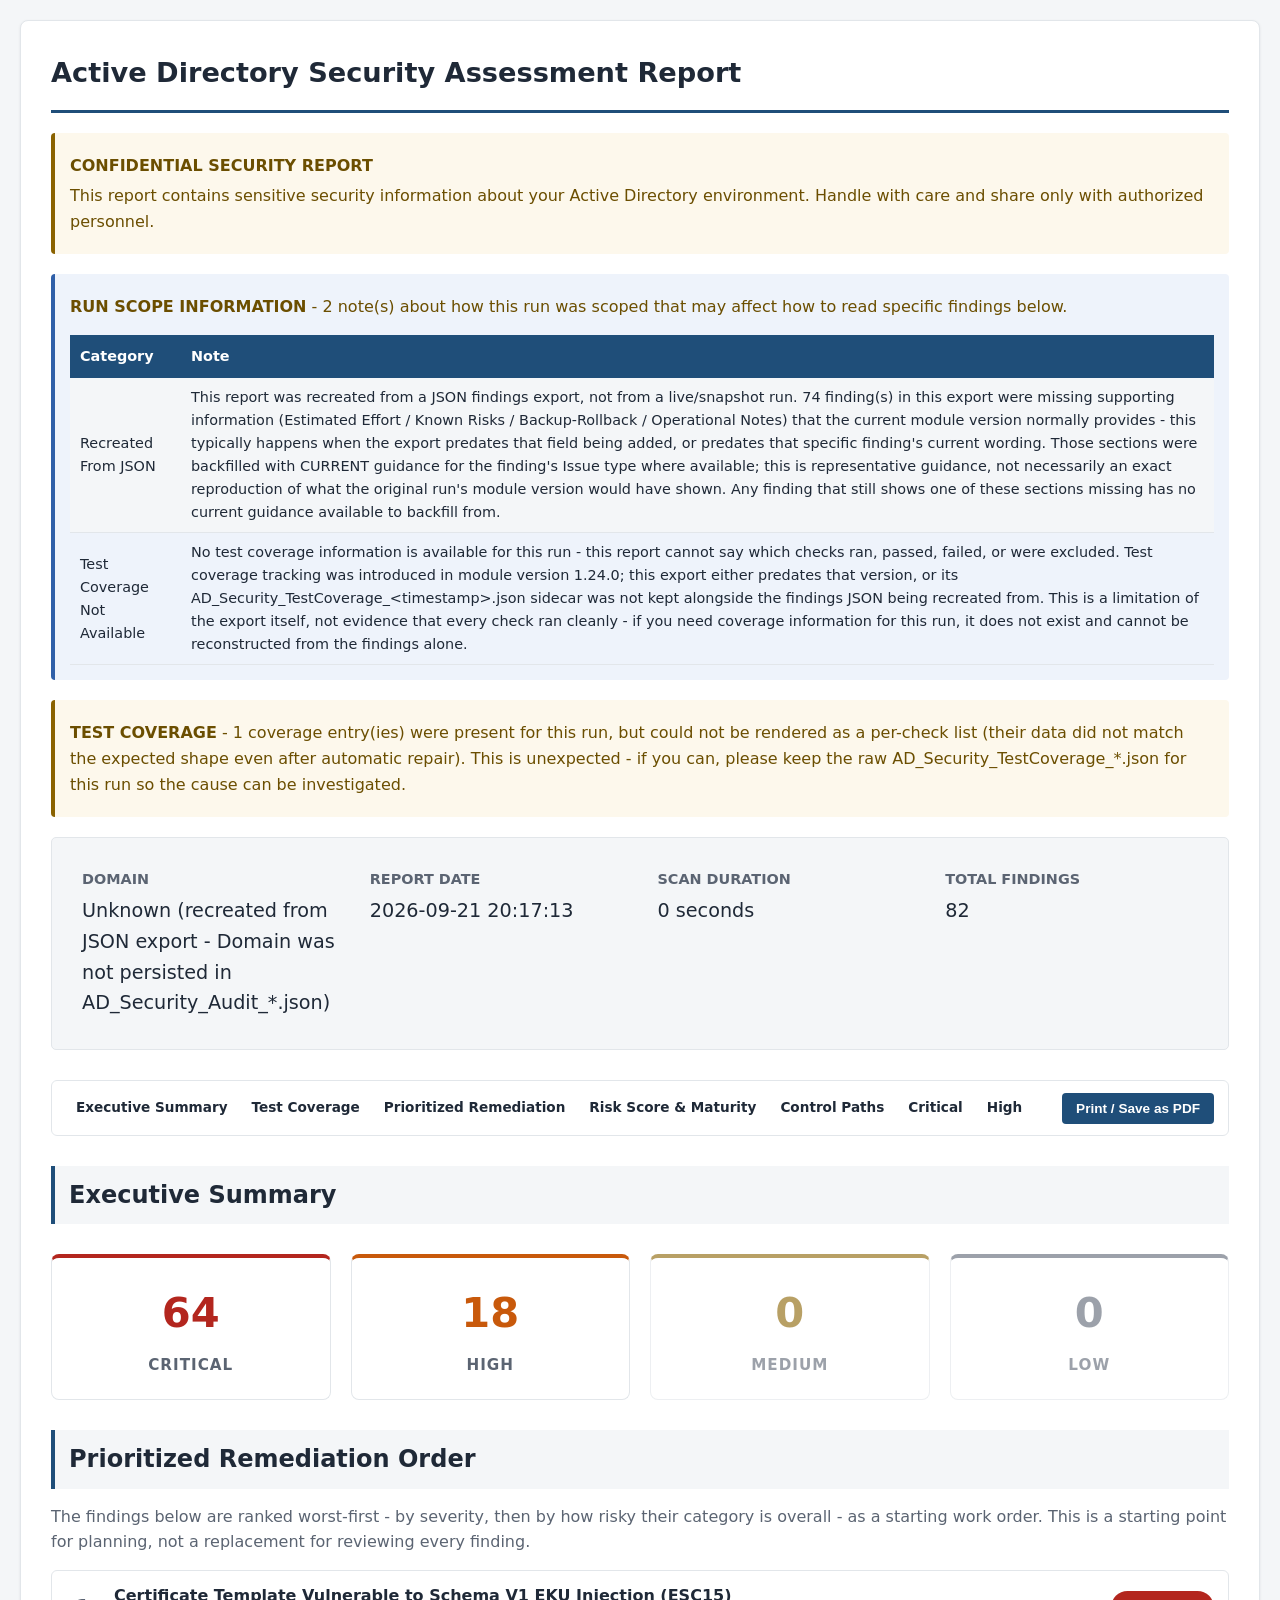
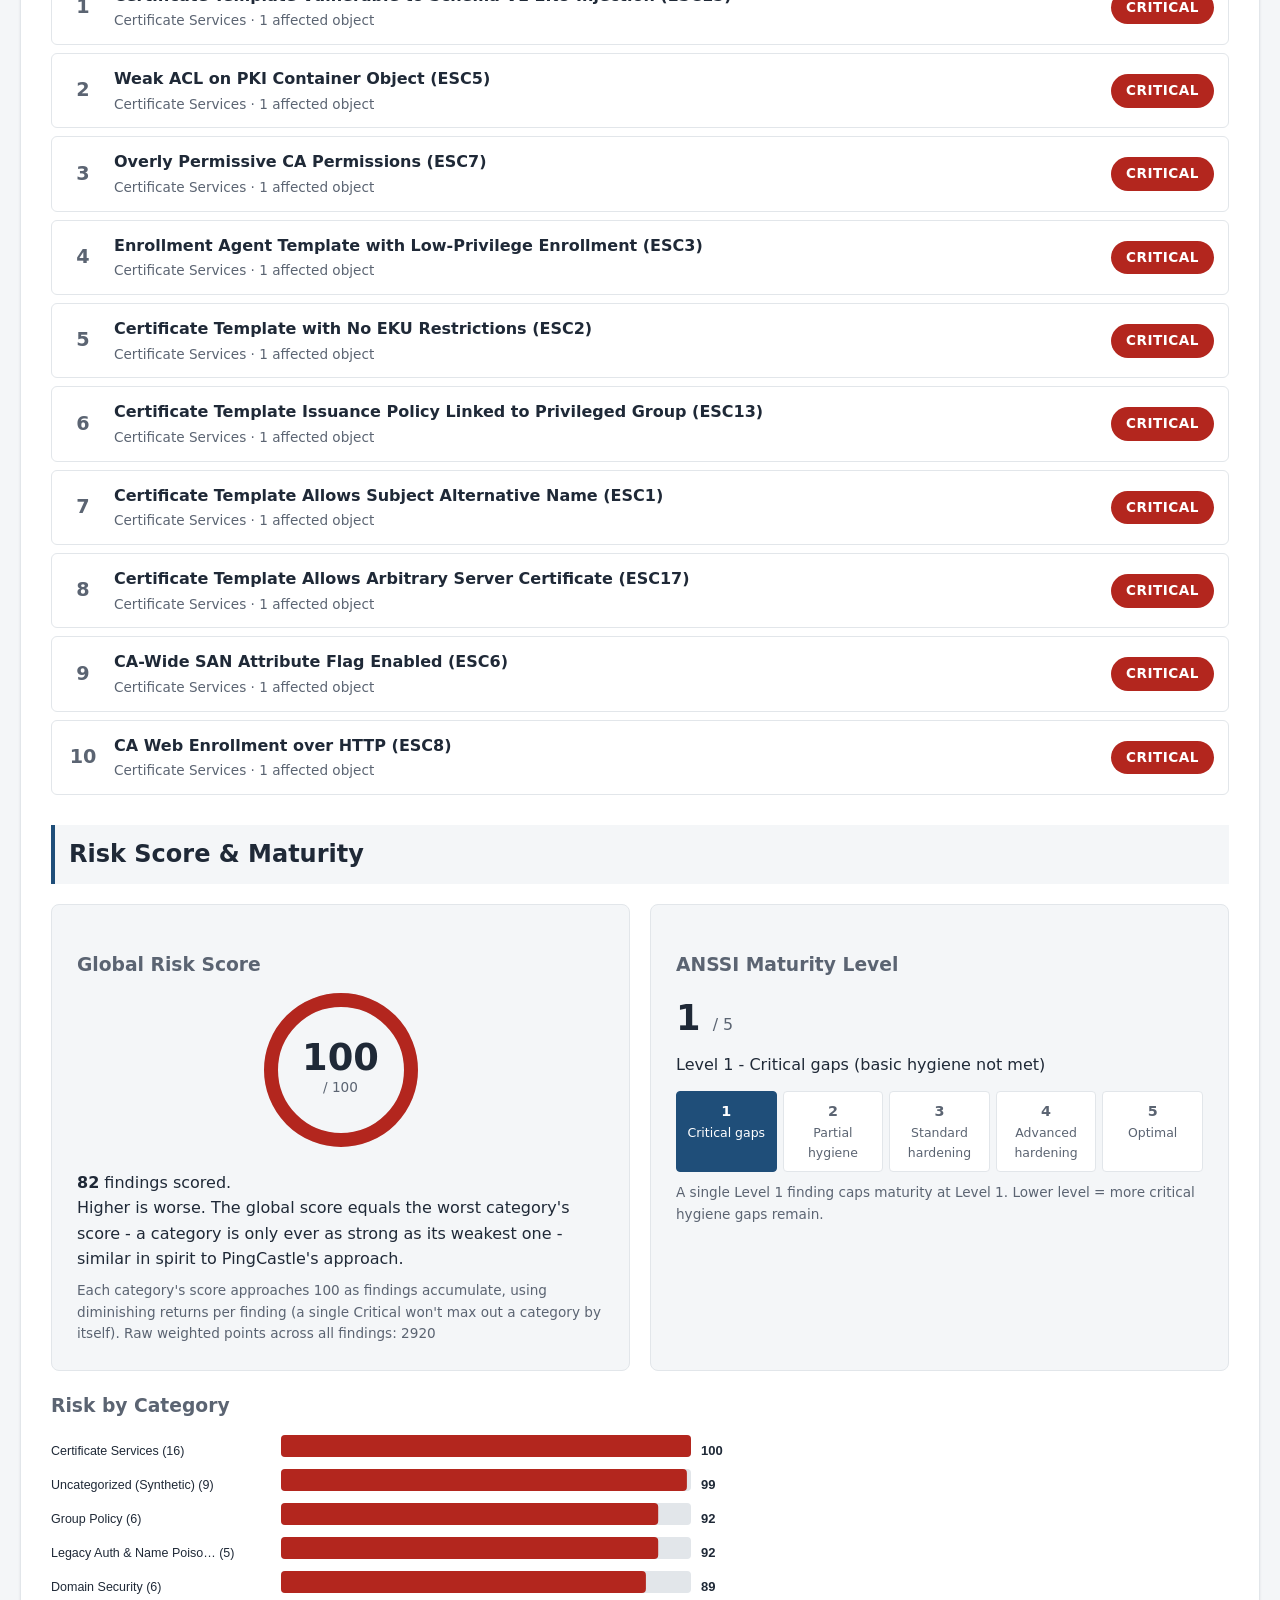
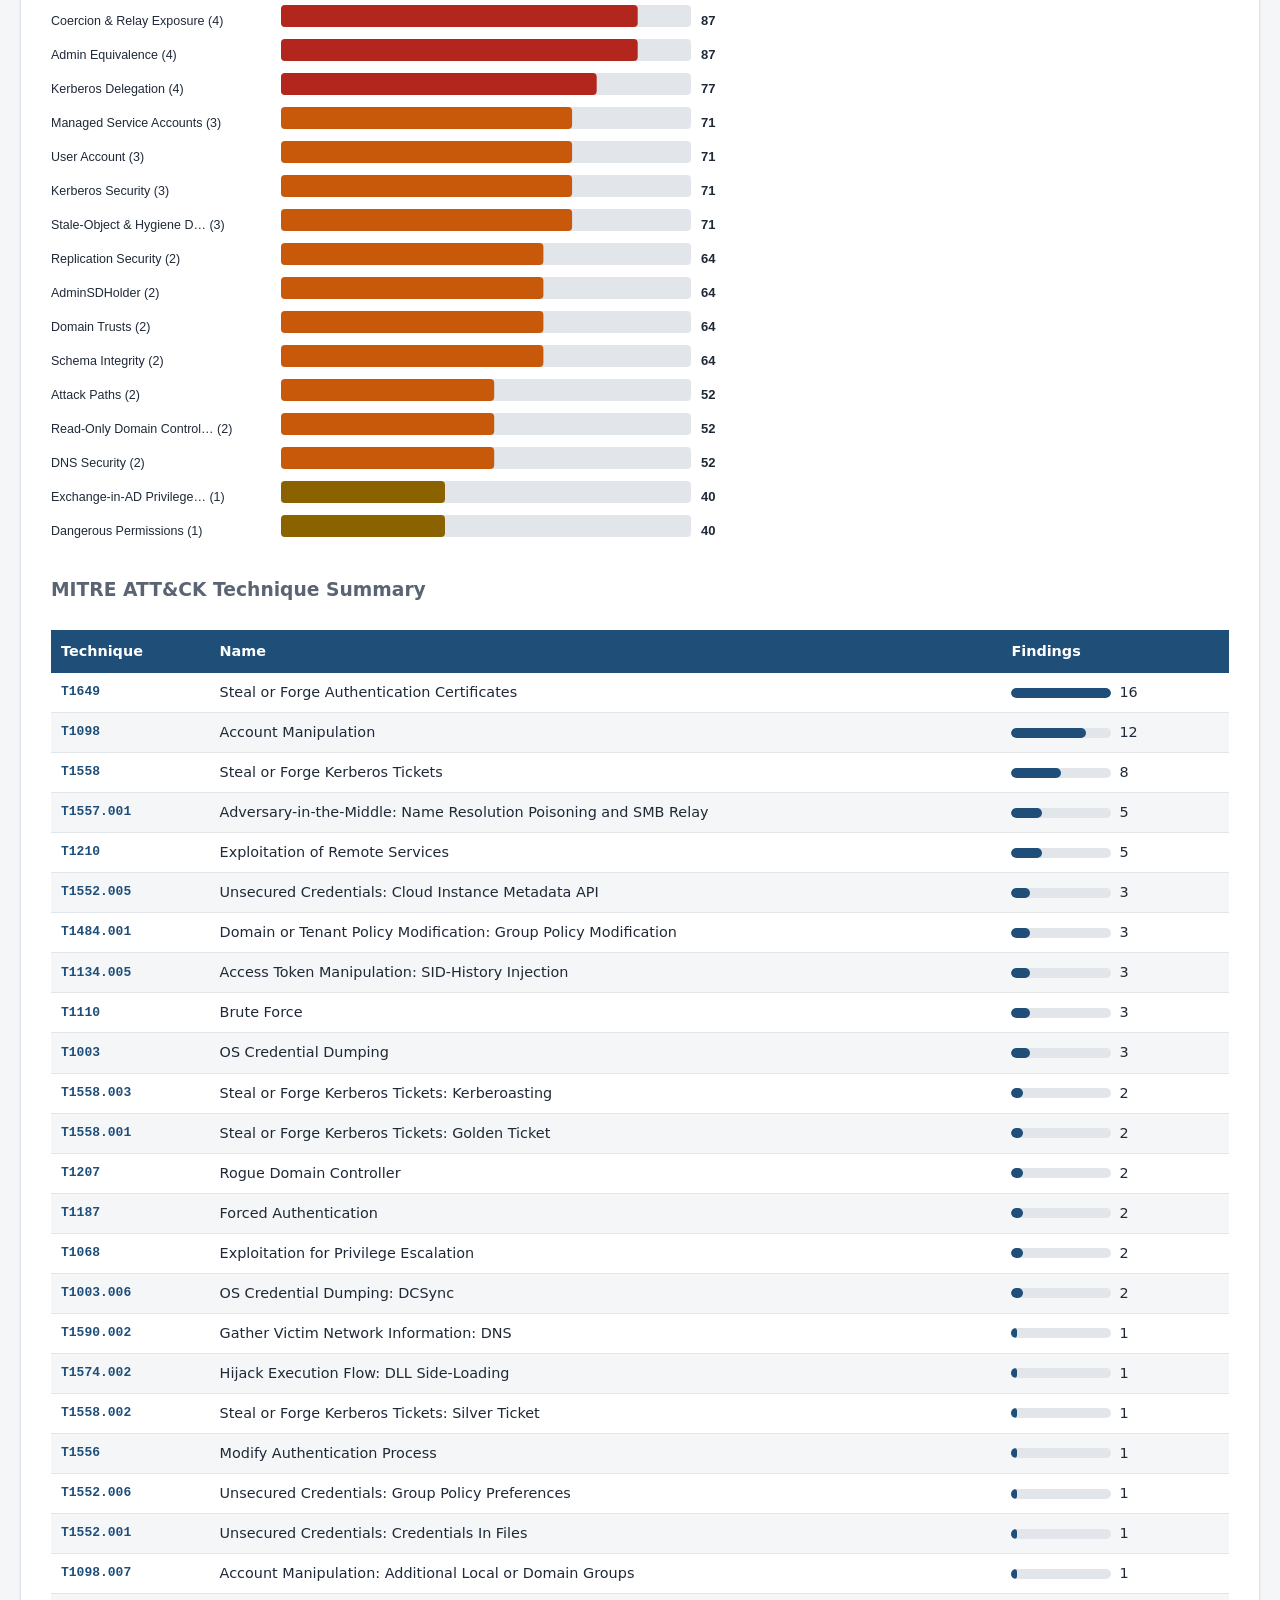
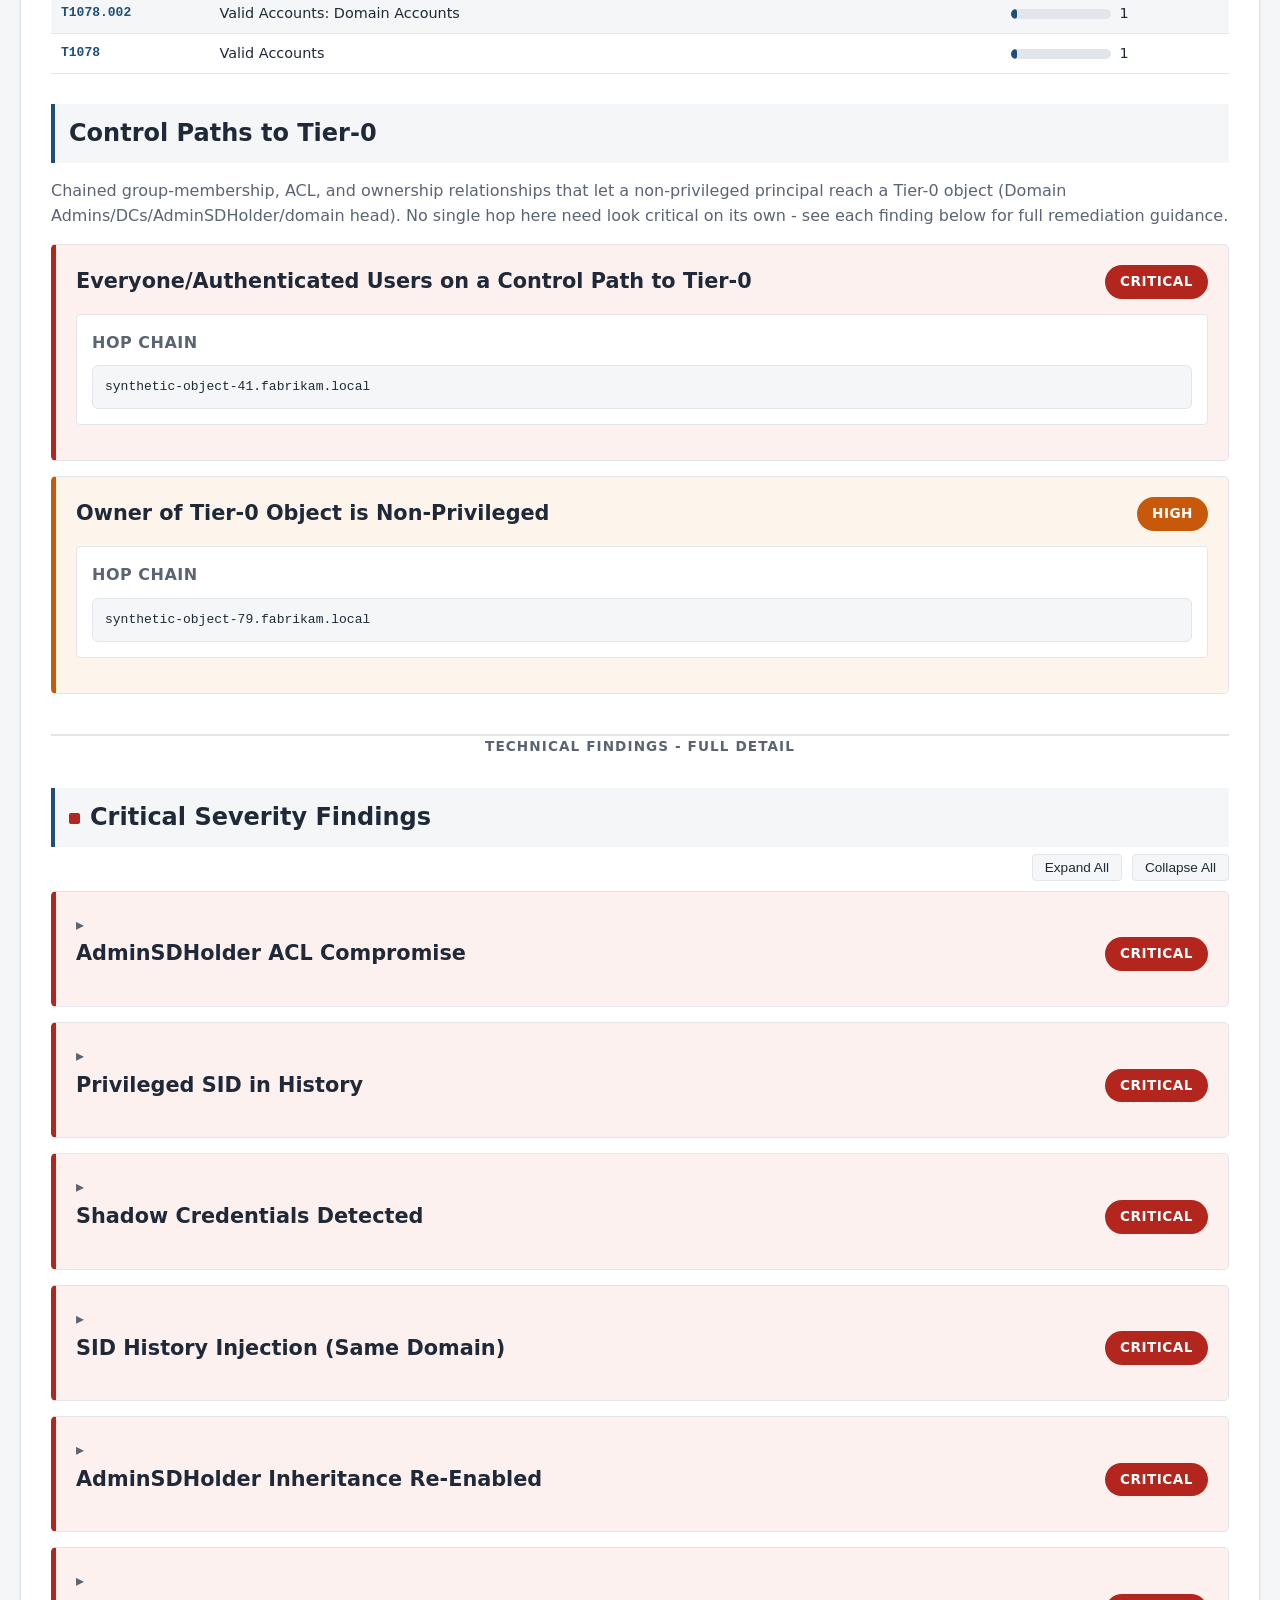
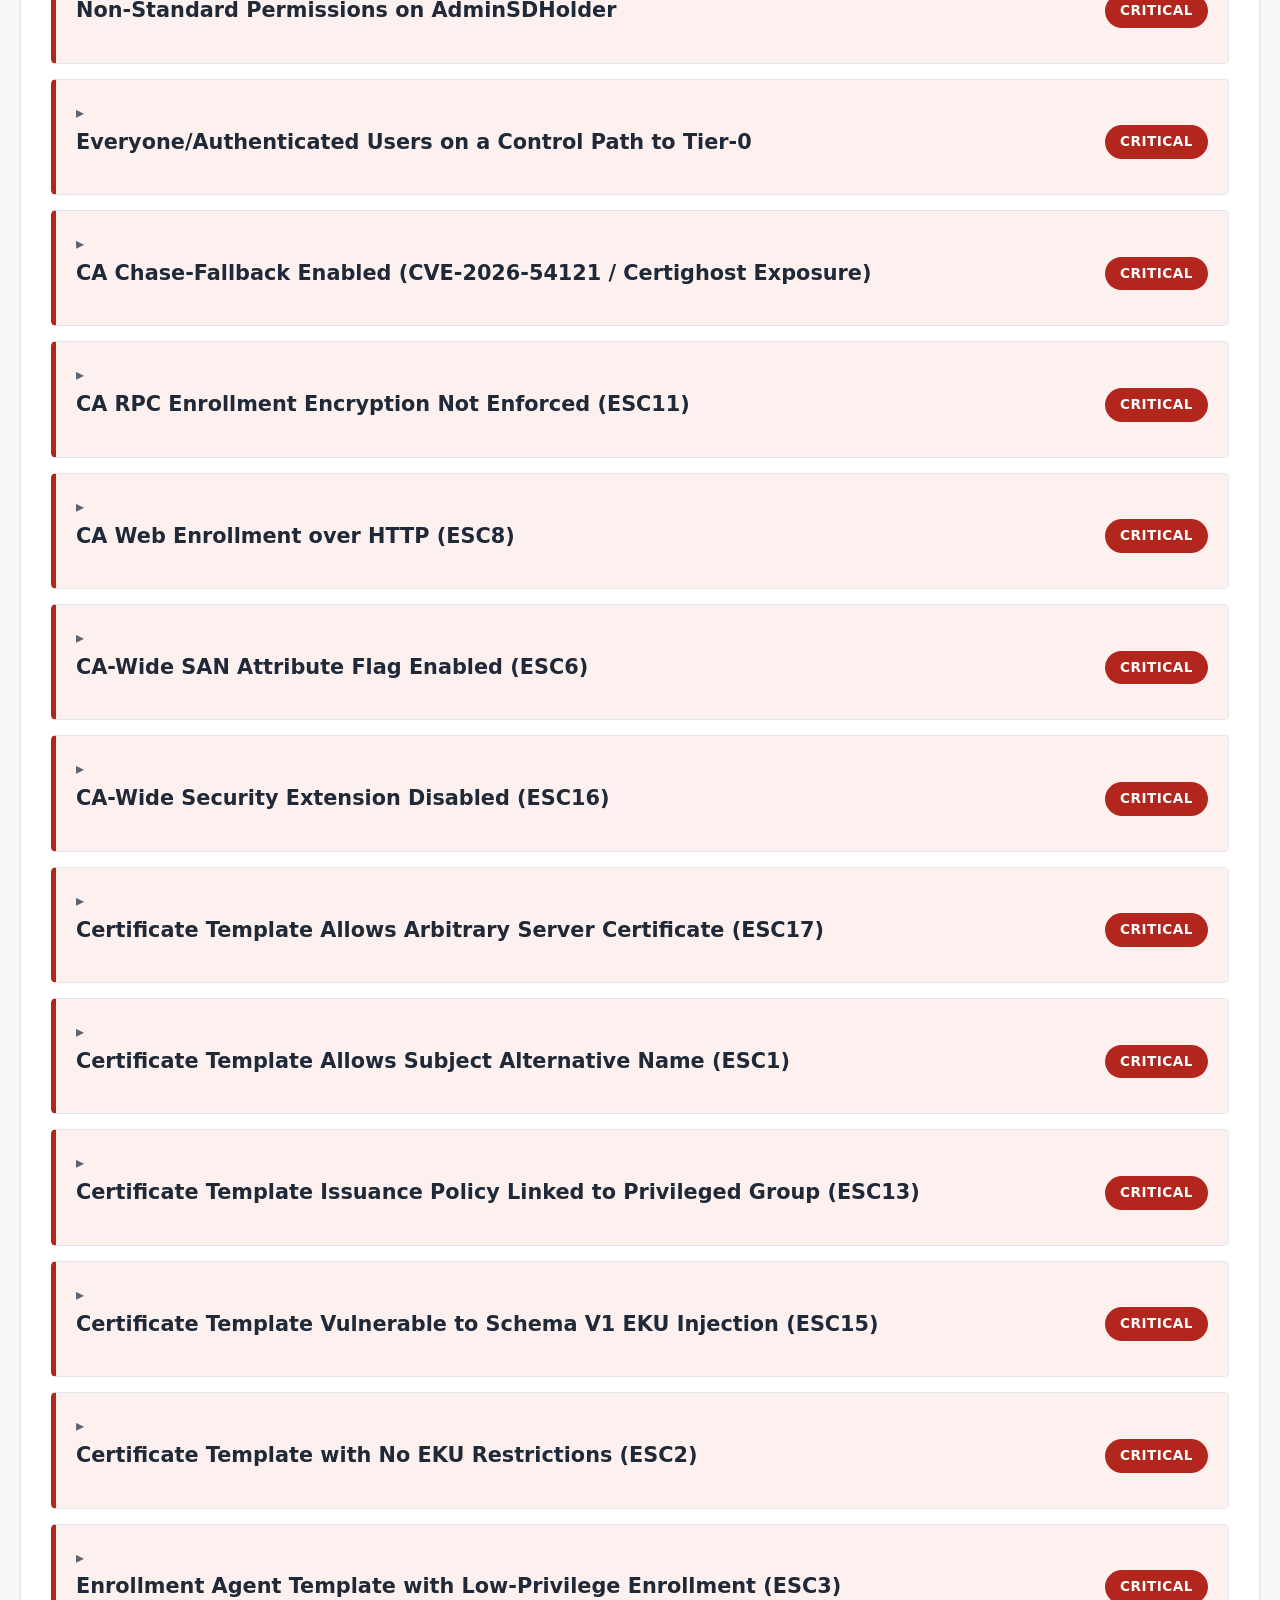
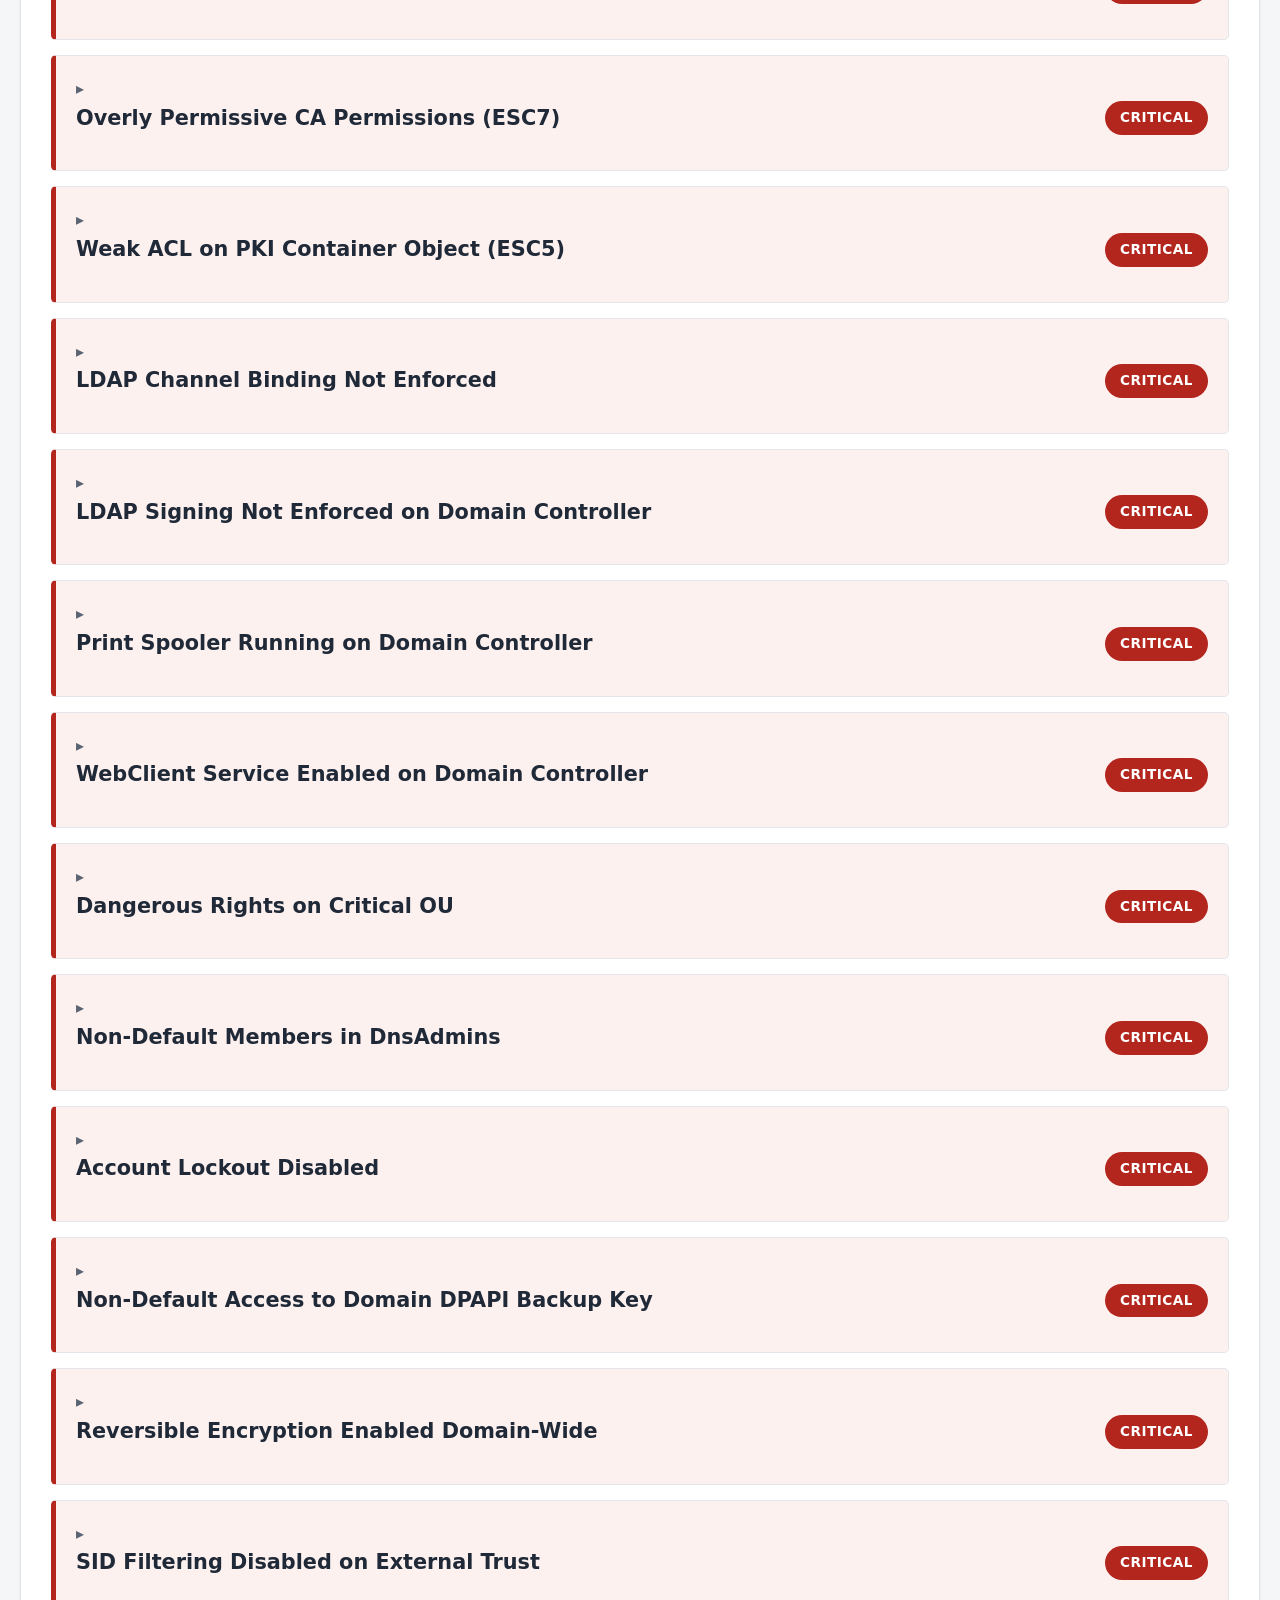
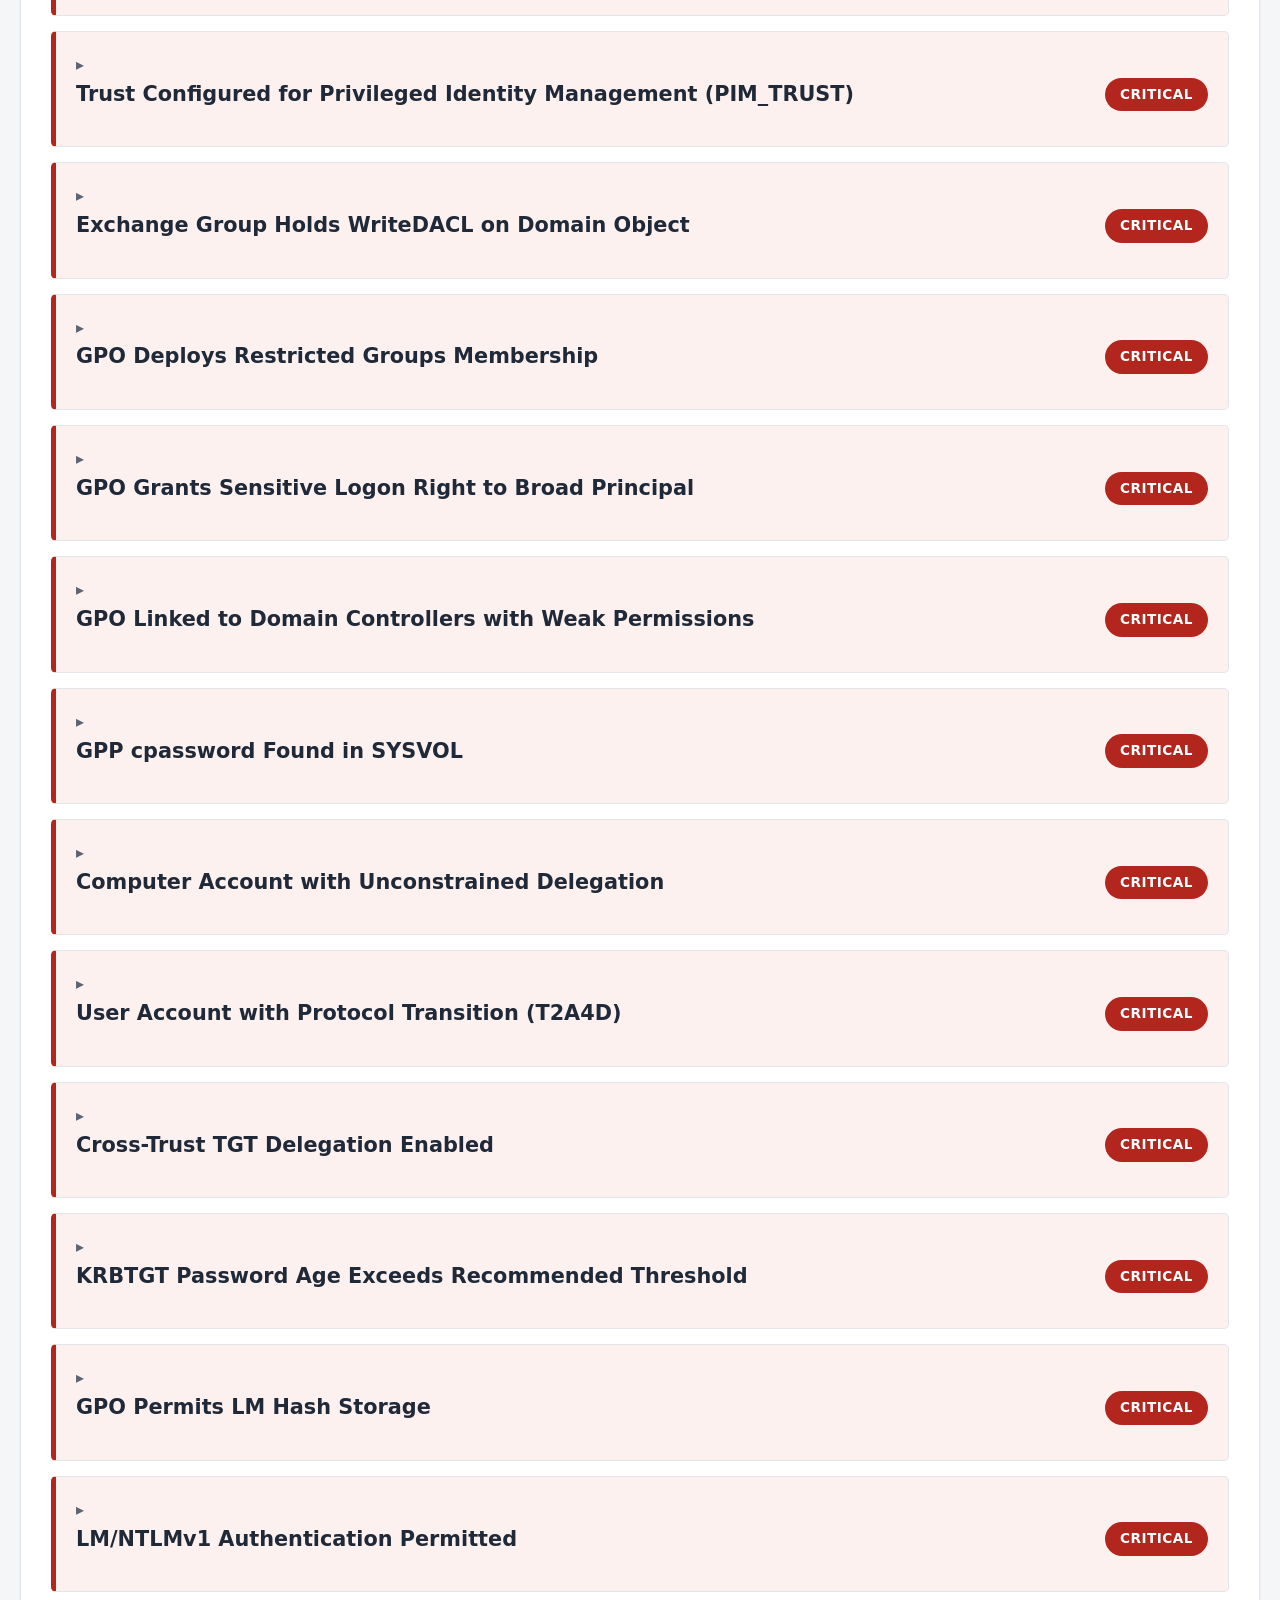
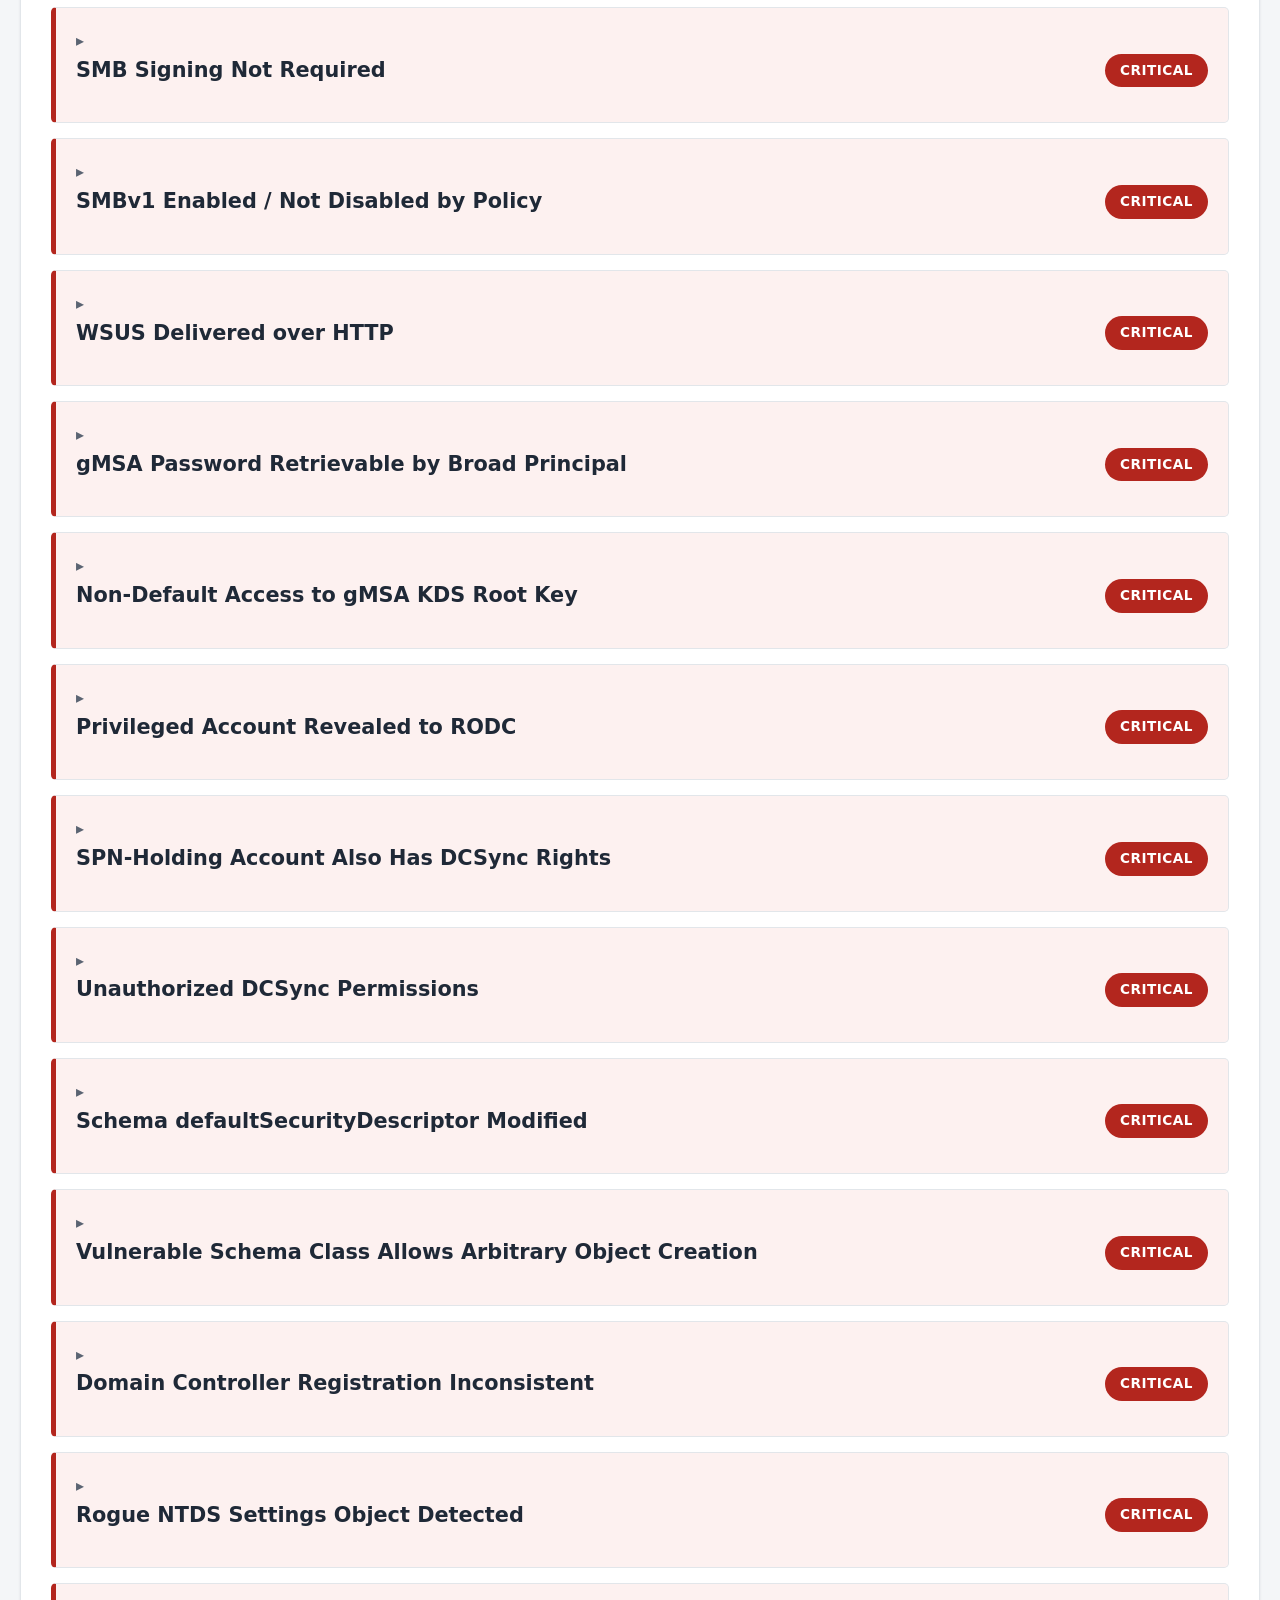
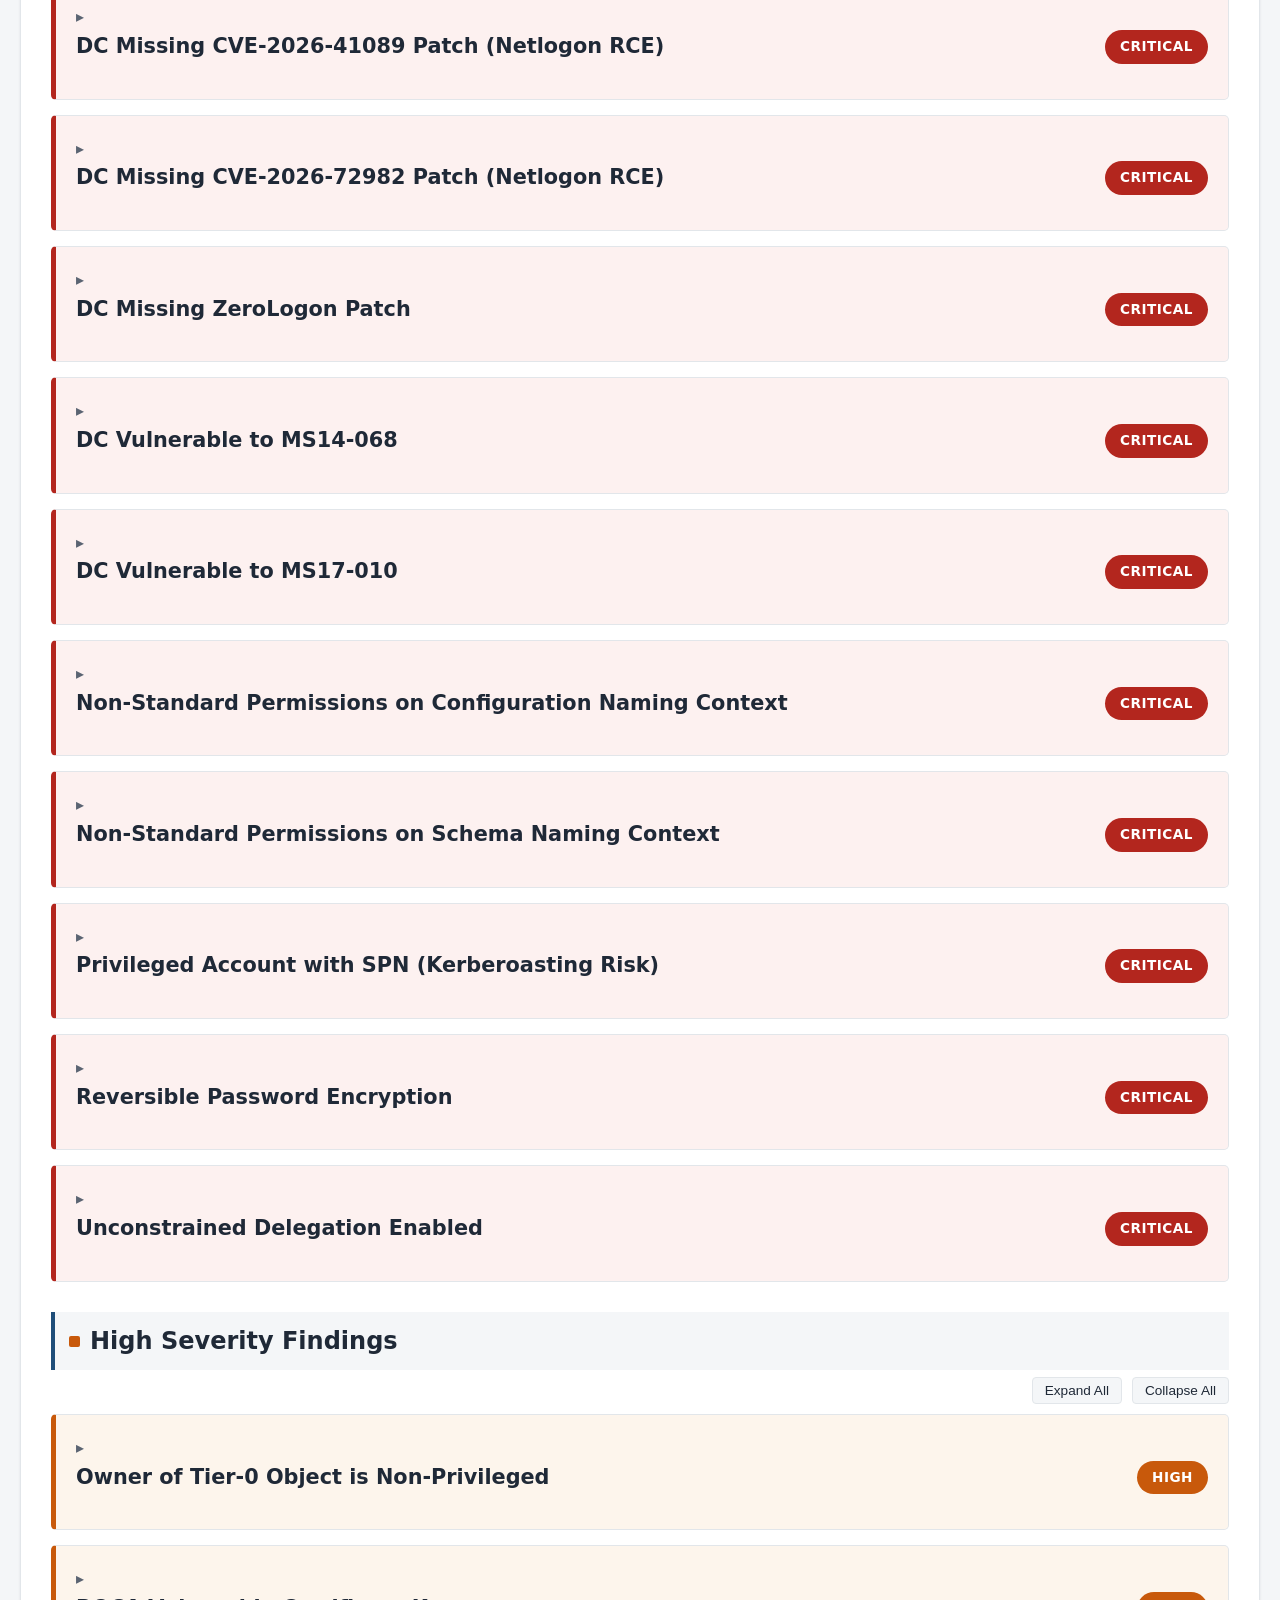
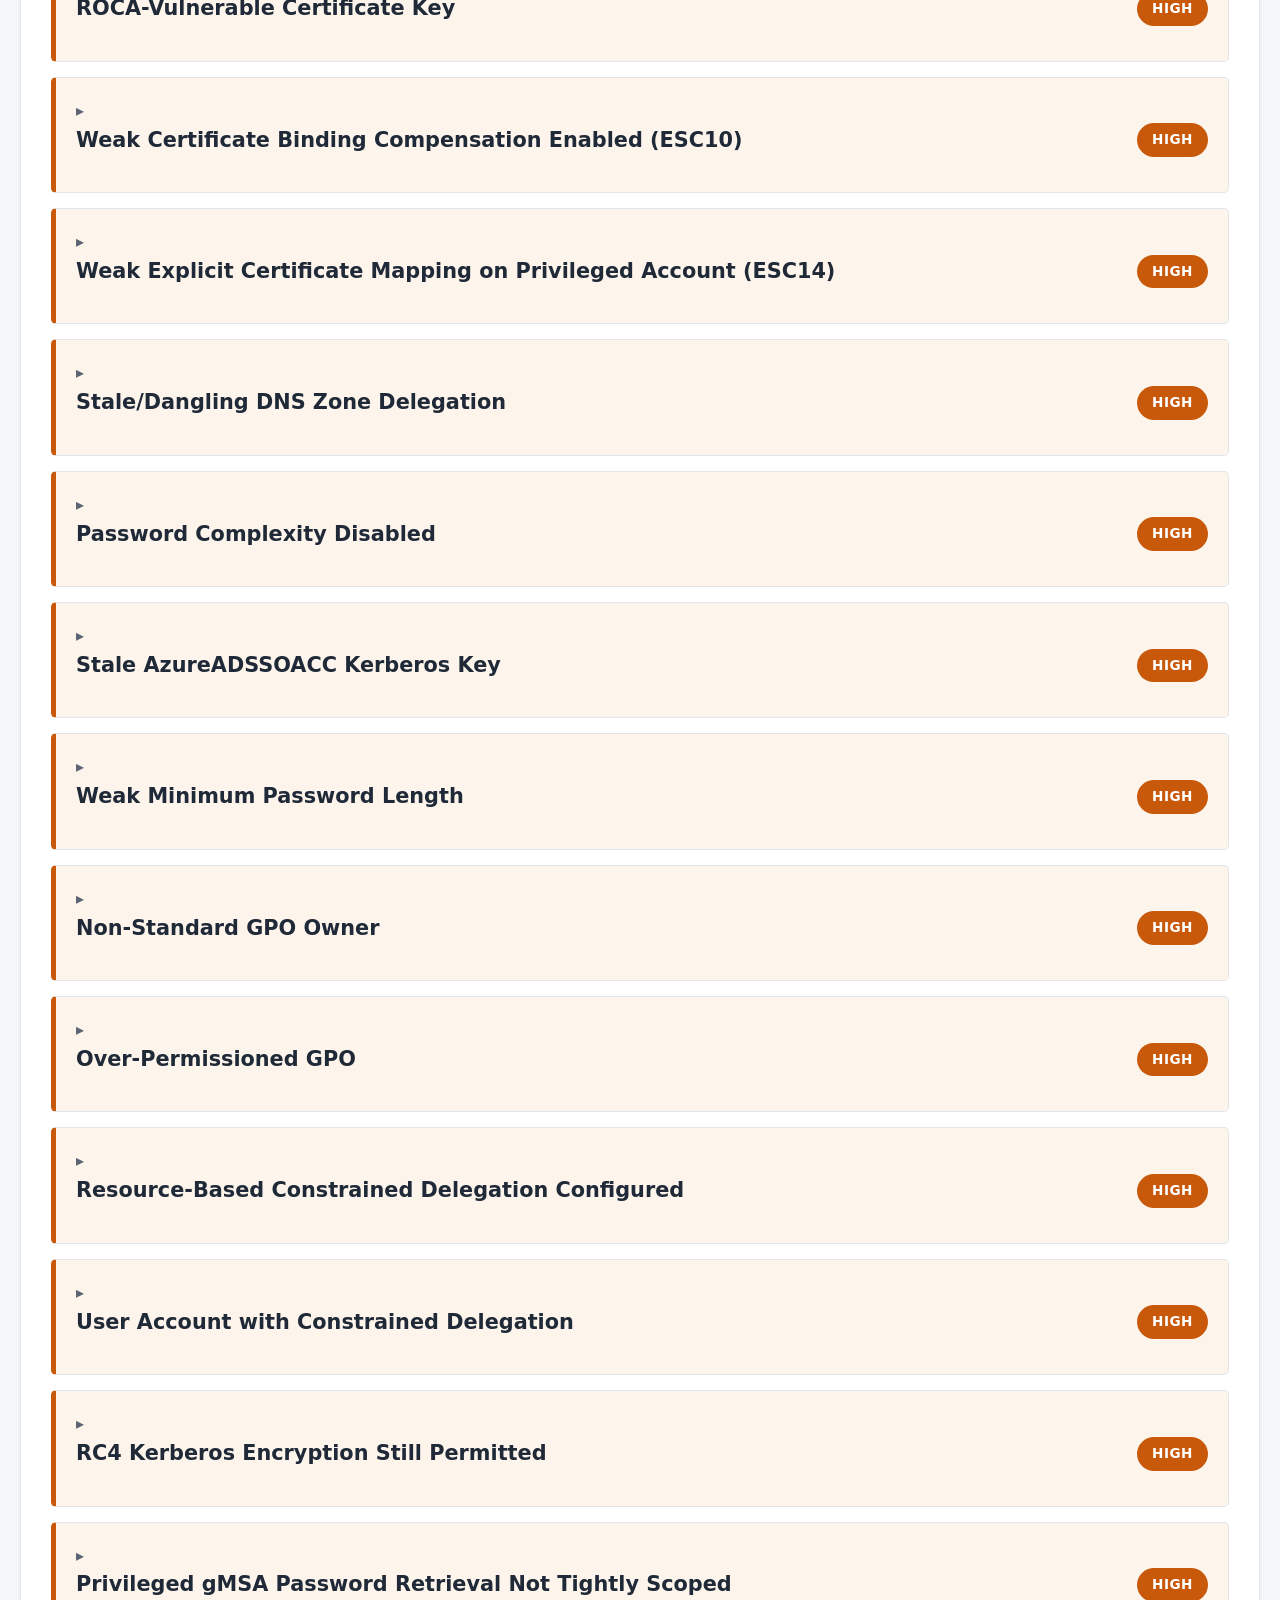
<file: tools/synthetic-fixtures-samples/AD_Security_Audit_50pct.html>
<!DOCTYPE html>
<html lang="en">
<head>
    <meta charset="UTF-8">
    <meta name="viewport" content="width=device-width, initial-scale=1.0">
    <title>AD Security Assessment Report - Unknown (recreated from JSON export - Domain was not persisted in AD_Security_Audit_*.json)</title>
    <style>
        :root {
            --font-sans: -apple-system, "Segoe UI", system-ui, Roboto, Helvetica, Arial, sans-serif;
            --font-mono: 'Consolas', 'SFMono-Regular', Menlo, Monaco, monospace;
            --bg: #f4f6f8;
            --surface: #ffffff;
            --ink: #1f2937;
            --ink-muted: #5b6472;
            --border: #e2e6ea;
            --brand: #1f4e79;
            --critical: #b3261e;
            --critical-bg: #fdf1f0;
            --high: #c8590b;
            --high-bg: #fdf5ec;
            --medium: #8a6200;
            --medium-bg: #fdf8ec;
            --low: #5b6472;
            --low-bg: #f4f5f6;
            --good: #1a7f4e;
        }
        * { margin: 0; padding: 0; box-sizing: border-box; }
        body { font-family: var(--font-sans); line-height: 1.6; color: var(--ink); background: var(--bg); padding: 20px; }
        .container { max-width: 1400px; margin: 0 auto; background: var(--surface); padding: 30px; box-shadow: 0 1px 3px rgba(15,23,42,0.08); border-radius: 8px; border: 1px solid var(--border); }
        h1 { color: var(--ink); border-bottom: 3px solid var(--brand); padding-bottom: 15px; margin-bottom: 20px; font-size: 1.7em; }
        h2 { color: var(--ink); margin-top: 30px; margin-bottom: 15px; padding: 10px 14px; background: var(--bg); border-left: 4px solid var(--brand); }
        h3 { color: var(--ink-muted); margin-top: 20px; margin-bottom: 10px; }
        .header-info { display: grid; grid-template-columns: repeat(auto-fit, minmax(250px, 1fr)); gap: 15px; margin-bottom: 30px; padding: 20px; background: var(--bg); border-radius: 5px; border: 1px solid var(--border); }
        .header-info div { padding: 10px; }
        .header-info strong { display: block; color: var(--ink-muted); font-size: 0.9em; margin-bottom: 5px; }
        .summary-cards { display: grid; grid-template-columns: repeat(auto-fit, minmax(200px, 1fr)); gap: 20px; margin: 30px 0; }
        .summary-card { display: block; padding: 22px; border-radius: 8px; text-align: center; text-decoration: none; border: 1px solid var(--border); border-top: 4px solid transparent; background: var(--surface); transition: transform 0.15s ease, box-shadow 0.15s ease; }
        .summary-card:hover { transform: translateY(-2px); box-shadow: 0 4px 10px rgba(15,23,42,0.08); }
        .summary-card-empty { cursor: default; opacity: 0.6; }
        .summary-card-empty:hover { transform: none; box-shadow: none; }
        .summary-card .count { font-size: 2.6em; font-weight: 700; margin-bottom: 6px; color: var(--ink); }
        .summary-card .label { font-size: 0.95em; text-transform: uppercase; letter-spacing: 1px; color: var(--ink-muted); font-weight: 600; }
        .critical-card { border-top-color: var(--critical); }
        .critical-card .count { color: var(--critical); }
        .high-card { border-top-color: var(--high); }
        .high-card .count { color: var(--high); }
        .medium-card { border-top-color: var(--medium); }
        .medium-card .count { color: var(--medium); }
        .low-card { border-top-color: var(--low); }
        .low-card .count { color: var(--low); }
        .finding { margin-bottom: 15px; padding: 20px; border-radius: 5px; border-left: 5px solid; background: var(--surface); border: 1px solid var(--border); border-left-width: 5px; }
        .finding.critical { border-left-color: var(--critical); background: var(--critical-bg); }
        .finding.high { border-left-color: var(--high); background: var(--high-bg); }
        .finding.medium { border-left-color: var(--medium); background: var(--medium-bg); }
        .finding.low { border-left-color: var(--low); background: var(--low-bg); }
        details.finding { padding: 0; }
        details.finding[open] { padding-bottom: 5px; }
        details.finding > summary { list-style: none; cursor: pointer; padding: 20px; }
        details.finding > summary::-webkit-details-marker { display: none; }
        details.finding > summary::before { content: '\25B8'; display: inline-block; margin-right: 10px; color: var(--ink-muted); transition: transform 0.15s ease; }
        details.finding[open] > summary::before { transform: rotate(90deg); }
        .finding-body { padding: 0 20px 15px; }
        .section-toolbar { display: flex; justify-content: flex-end; gap: 10px; margin: -8px 0 10px; }
        .toggle-all-btn { background: var(--bg); border: 1px solid var(--border); color: var(--ink); padding: 5px 12px; border-radius: 4px; font-size: 0.85em; cursor: pointer; }
        .toggle-all-btn:hover { background: #e8ebee; }
        .finding-header { display: flex; justify-content: space-between; align-items: center; margin-bottom: 15px; flex-wrap: wrap; gap: 10px; }
        .finding-title { font-size: 1.3em; font-weight: 600; color: var(--ink); display: flex; align-items: center; gap: 10px; flex-wrap: wrap; }
        .count-badge { display: inline-block; background: var(--bg); color: var(--ink); font-size: 0.6em; font-weight: 700; padding: 3px 10px; border-radius: 12px; vertical-align: middle; letter-spacing: 0.3px; border: 1px solid var(--border); }
        .finding-instance-list { list-style: none; border-top: 1px solid var(--border); margin-top: 5px; max-height: 420px; overflow-y: auto; }
        .finding-instance { padding: 10px 0; border-bottom: 1px solid var(--border); }
        .finding-instance:last-child { border-bottom: none; }
        .finding-instance-object { font-weight: 600; color: var(--ink); font-family: var(--font-mono); font-size: 13px; word-break: break-word; }
        .meta-code { font-family: var(--font-mono); font-size: 13px; color: var(--ink); word-break: break-word; }
        .finding-instance-desc { color: var(--ink-muted); margin-top: 4px; line-height: 1.5; }
        .finding-instance-date { color: var(--ink-muted); font-size: 0.8em; margin-top: 4px; }
        .severity-badge { padding: 6px 15px; border-radius: 20px; font-weight: 700; font-size: 0.85em; text-transform: uppercase; letter-spacing: 0.5px; color: #fff; }
        .severity-critical { background: var(--critical); }
        .severity-high { background: var(--high); }
        .severity-medium { background: var(--medium); }
        .severity-low { background: var(--low); }
        .finding-meta { display: flex; gap: 20px; margin-bottom: 15px; font-size: 0.9em; color: var(--ink-muted); flex-wrap: wrap; }
        .finding-meta span { display: flex; align-items: center; }
        .finding-meta strong { margin-right: 5px; color: var(--ink); }
        .finding-section { margin: 15px 0; padding: 15px; background: var(--surface); border-radius: 4px; border: 1px solid var(--border); }
        .finding-section h4 { color: var(--ink-muted); margin-bottom: 10px; font-size: 1em; text-transform: uppercase; letter-spacing: 0.5px; }
        .finding-section p { color: var(--ink); line-height: 1.7; }
        .privileged-users-table { width: 100%; border-collapse: collapse; margin-top: 20px; font-size: 0.9em; }
        .privileged-users-table th { background: var(--brand); color: #fff; padding: 12px; text-align: left; font-weight: 600; }
        .privileged-users-table td { padding: 10px; border-bottom: 1px solid var(--border); }
        .privileged-users-table tr:nth-child(even) { background: var(--bg); }
        .privileged-users-table tr:hover { background: #eaf1f8; }
        .status-enabled { color: var(--good); font-weight: bold; }
        .status-disabled { color: var(--critical); font-weight: bold; }
        .footer { margin-top: 50px; padding-top: 20px; border-top: 2px solid var(--border); text-align: center; color: var(--ink-muted); font-size: 0.9em; }
        .warning-box { background: #fdf8ec; border-left: 4px solid var(--medium); padding: 15px; margin: 20px 0; border-radius: 4px; }
        .warning-box p { color: #6b4e00; margin: 5px 0; }

        /* Risk score, maturity & category visuals - inline hand-built SVG, no chart library, no CDN */
        .scoring-grid { display: grid; grid-template-columns: minmax(260px, 1fr) minmax(260px, 1fr); gap: 20px; margin: 20px 0; }
        @media (max-width: 700px) { .scoring-grid { grid-template-columns: 1fr; } }
        .score-panel, .maturity-panel { padding: 25px; border-radius: 8px; background: var(--bg); border: 1px solid var(--border); }
        .gauge-wrap { display: flex; align-items: center; justify-content: center; gap: 20px; flex-wrap: wrap; }
        .gauge-svg-wrap { position: relative; width: 160px; height: 160px; flex: none; }
        .gauge-svg-wrap svg { width: 100%; height: 100%; }
        .gauge-center { position: absolute; inset: 0; display: flex; flex-direction: column; align-items: center; justify-content: center; }
        .gauge-center .num { font-size: 2.3em; font-weight: 700; color: var(--ink); line-height: 1; }
        .gauge-center .of { font-size: 0.85em; color: var(--ink-muted); }
        .score-meta { color: var(--ink); }
        .score-meta .hint { font-size: 0.85em; color: var(--ink-muted); margin-top: 8px; }
        .maturity-stepper { display: flex; gap: 6px; margin-top: 14px; flex-wrap: wrap; }
        .maturity-chip { flex: 1; min-width: 88px; padding: 8px 6px; border-radius: 4px; background: var(--surface); border: 1px solid var(--border); color: var(--ink-muted); font-size: 0.78em; text-align: center; }
        .maturity-chip .lvl { display: block; font-weight: 700; font-size: 1.15em; }
        .maturity-chip.reached { background: #eaf5ef; border-color: var(--good); color: var(--good); }
        .maturity-chip.current { background: var(--brand); border-color: var(--brand); color: #fff; }
        .maturity-head { font-size: 2.2em; font-weight: 700; color: var(--ink); }
        .maturity-head small { font-size: 0.45em; color: var(--ink-muted); font-weight: normal; }
        .mitre-table { width: 100%; border-collapse: collapse; margin-top: 15px; font-size: 0.9em; }
        .mitre-table th { background: var(--brand); color: #fff; padding: 10px; text-align: left; }
        .mitre-table td { padding: 8px 10px; border-bottom: 1px solid var(--border); vertical-align: middle; }
        .mitre-table tr:nth-child(even) { background: var(--bg); }
        .mitre-id { font-family: var(--font-mono); font-size: 13px; color: var(--brand); font-weight: 600; }
        .mitre-bar-cell { display: flex; align-items: center; gap: 8px; }
        .mitre-bar-track { display: block; width: 100px; height: 10px; background: var(--border); border-radius: 5px; overflow: hidden; flex: none; }
        .mitre-bar-fill { display: block; height: 100%; background: var(--brand); border-radius: 5px; }
        .tag-mitre { font-family: var(--font-mono); font-size: 12px; background: #eaf2f8; color: #2471a3; padding: 2px 6px; border-radius: 3px; }
        .tag-anssi { font-family: var(--font-mono); font-size: 12px; background: #f4ecf7; color: #6c3483; padding: 2px 6px; border-radius: 3px; }

        /* v1.20.2: one shared style for path/command-style code content
           (currently just the control-path hop chain), so it reads as a
           distinct "code block" rather than a plain paragraph that happens
           to use a monospace font. Same --font-mono/size as the inline
           mono elements above, for a consistent code type scale throughout. */
        .code-block { font-family: var(--font-mono); font-size: 13px; line-height: 1.6; color: var(--ink); background: var(--bg); border: 1px solid var(--border); border-radius: 6px; padding: 10px 12px; word-break: break-word; }

        /* Prioritized remediation order */
        .priority-list { list-style: none; margin: 15px 0; }
        .priority-item { display: grid; grid-template-columns: 34px 1fr auto; align-items: center; gap: 14px; padding: 12px 14px; border: 1px solid var(--border); border-radius: 6px; margin-bottom: 8px; background: var(--surface); }
        .priority-rank { font-weight: 700; color: var(--ink-muted); font-size: 1.2em; text-align: center; }
        .priority-item a { color: var(--ink); text-decoration: none; font-weight: 600; }
        .priority-item a:hover { text-decoration: underline; }
        .priority-cat { color: var(--ink-muted); font-size: 0.85em; font-weight: 400; display: block; margin-top: 2px; }

        /* Control path diagram */
        .control-path-diagram { margin: 10px 0 4px; }
        .control-path-diagram svg { width: 100%; height: auto; max-width: 640px; display: block; }

        /* v1.20.2: without an explicit max-width, this SVG's viewBox
           (700 units wide) stretched to fill the full container width
           (~1300px+), inflating every font-size/stroke in it by ~1.9x -
           this is why "Risk by Category" text rendered oversized relative
           to the rest of the report. Capping at 700px keeps 1 viewBox unit
           equal to 1 real pixel, matching the size the text was authored at. */
        .category-bars-svg svg { width: 100%; height: auto; max-width: 700px; display: block; }

        @media print {
            body { background: white; padding: 0; }
            .container { box-shadow: none; border: none; }
            .toggle-all-btn { display: none; }
            .no-print { display: none !important; }
            .report-nav { position: static !important; }
        }

        /* v1.20.1: severity dots replacing emoji on section headings - a
           solid color square carries the same at-a-glance severity cue
           without relying on emoji glyph support/rendering consistency. */
        .sev-dot { display: inline-block; width: 11px; height: 11px; border-radius: 2px; margin-right: 10px; vertical-align: middle; }
        .sev-dot-critical { background: var(--critical); }
        .sev-dot-high { background: var(--high); }
        .sev-dot-medium { background: var(--medium); }
        .sev-dot-low { background: var(--low); }

        /* v1.20.1: sticky mini table-of-contents so a leadership reader can
           jump straight to the risk picture and an IT reader can jump
           straight to evidence, without scrolling or using find-in-page. */
        .report-nav { position: sticky; top: 0; z-index: 10; background: var(--surface); border: 1px solid var(--border); border-radius: 6px; padding: 10px 14px; margin-bottom: 20px; display: flex; align-items: center; gap: 16px; flex-wrap: wrap; }
        .report-nav-links { display: flex; gap: 4px; flex-wrap: wrap; flex: 1; }
        .report-nav a { color: var(--ink); text-decoration: none; font-size: 0.85em; font-weight: 600; padding: 6px 10px; border-radius: 4px; }
        .report-nav a:hover { background: var(--bg); }
        .print-btn { background: var(--brand); color: #fff; border: none; padding: 8px 14px; border-radius: 4px; font-size: 0.85em; font-weight: 600; cursor: pointer; flex: none; }
        .print-btn:hover { background: #163d5f; }

        /* v1.20.1: divider between the leadership-facing front section
           (Executive Summary through Control Paths) and the full technical
           finding-by-finding detail that follows. */
        .section-divider { margin: 40px 0 10px; border: none; border-top: 2px solid var(--border); }
        .section-divider-label { text-align: center; margin-top: -13px; }
        .section-divider-label span { background: var(--surface); padding: 0 16px; color: var(--ink-muted); font-size: 0.85em; text-transform: uppercase; letter-spacing: 0.08em; font-weight: 700; }
    </style>
</head>
<body>
    <div class="container">
        <h1>Active Directory Security Assessment Report</h1>
        
        <div class="warning-box">
            <p><strong>CONFIDENTIAL SECURITY REPORT</strong></p>
            <p>This report contains sensitive security information about your Active Directory environment. Handle with care and share only with authorized personnel.</p>
        </div>
        <div class="warning-box" style="background:#eef3fb; border-color:#2f5fa8;">
            <p><strong>RUN SCOPE INFORMATION</strong> - 2 note(s) about how this run was scoped that may affect how to read specific findings below.</p>
            <table class="mitre-table">
                <tr><th>Category</th><th>Note</th></tr>
                <tr><td>Recreated From JSON</td><td>This report was recreated from a JSON findings export, not from a live/snapshot run. 74 finding(s) in this export were missing supporting information (Estimated Effort / Known Risks / Backup-Rollback / Operational Notes) that the current module version normally provides - this typically happens when the export predates that field being added, or predates that specific finding&#39;s current wording. Those sections were backfilled with CURRENT guidance for the finding&#39;s Issue type where available; this is representative guidance, not necessarily an exact reproduction of what the original run&#39;s module version would have shown. Any finding that still shows one of these sections missing has no current guidance available to backfill from.</td></tr>
                <tr><td>Test Coverage Not Available</td><td>No test coverage information is available for this run - this report cannot say which checks ran, passed, failed, or were excluded. Test coverage tracking was introduced in module version 1.24.0; this export either predates that version, or its AD_Security_TestCoverage_&lt;timestamp&gt;.json sidecar was not kept alongside the findings JSON being recreated from. This is a limitation of the export itself, not evidence that every check ran cleanly - if you need coverage information for this run, it does not exist and cannot be reconstructed from the findings alone.</td></tr>
            </table>
        </div>
        <div class="warning-box" style="background:#fdf8ec; border-color:#8a6200;" id="test-coverage">
            <p><strong>TEST COVERAGE</strong> - 1 coverage entry(ies) were present for this run, but could not be rendered as a per-check list (their data did not match the expected shape even after automatic repair). This is unexpected - if you can, please keep the raw AD_Security_TestCoverage_*.json for this run so the cause can be investigated.</p>
        </div>
        
        <div class="header-info">
            <div><strong>DOMAIN</strong><span style="font-size: 1.2em; color: #1f2937;">Unknown (recreated from JSON export - Domain was not persisted in AD_Security_Audit_*.json)</span></div>
            <div><strong>REPORT DATE</strong><span style="font-size: 1.2em; color: #1f2937;">2026-09-21 20:17:13</span></div>
            <div><strong>SCAN DURATION</strong><span style="font-size: 1.2em; color: #1f2937;">0 seconds</span></div>
            <div><strong>TOTAL FINDINGS</strong><span style="font-size: 1.2em; color: #1f2937;">82</span></div>
        </div>

        <nav class="report-nav no-print" aria-label="Report sections">
            <div class="report-nav-links">
            <a href="#">Executive Summary</a>
            <a href="#test-coverage">Test Coverage</a>
            <a href="#priority-remediation">Prioritized Remediation</a>
            <a href="#risk-score">Risk Score &amp; Maturity</a>
            <a href="#control-paths">Control Paths</a>
            <a href="#critical-findings">Critical</a>
            <a href="#high-findings">High</a>
            </div>
            <button type="button" class="print-btn" onclick="window.print()">Print / Save as PDF</button>
        </nav>

        <h2 id="executive-summary">Executive Summary</h2>
        <div class="summary-cards">
            <a class="summary-card critical-card" href="#critical-findings">
                <div class="count">64</div>
                <div class="label">Critical</div>
            </a>
            <a class="summary-card high-card" href="#high-findings">
                <div class="count">18</div>
                <div class="label">High</div>
            </a>
            <a class="summary-card medium-card summary-card-empty" href="#">
                <div class="count">0</div>
                <div class="label">Medium</div>
            </a>
            <a class="summary-card low-card summary-card-empty" href="#">
                <div class="count">0</div>
                <div class="label">Low</div>
            </a>
        </div>        <h2 id="priority-remediation">Prioritized Remediation Order</h2>
        <p style="color:#5b6472; margin-bottom: 10px;">The findings below are ranked worst-first - by severity, then by how risky their category is overall - as a starting work order. This is a starting point for planning, not a replacement for reviewing every finding.</p>
<ol class="priority-list">
    <li class="priority-item">
        <span class="priority-rank">1</span>
        <a href="#finding-certificate-services-certificate-template-vulnerable-to-schema-v1-eku-injection-esc15">Certificate Template Vulnerable to Schema V1 EKU Injection (ESC15)<span class="priority-cat">Certificate Services &middot; 1 affected object</span></a>
        <span class="severity-badge severity-critical">Critical</span>
    </li>
    <li class="priority-item">
        <span class="priority-rank">2</span>
        <a href="#finding-certificate-services-weak-acl-on-pki-container-object-esc5">Weak ACL on PKI Container Object (ESC5)<span class="priority-cat">Certificate Services &middot; 1 affected object</span></a>
        <span class="severity-badge severity-critical">Critical</span>
    </li>
    <li class="priority-item">
        <span class="priority-rank">3</span>
        <a href="#finding-certificate-services-overly-permissive-ca-permissions-esc7">Overly Permissive CA Permissions (ESC7)<span class="priority-cat">Certificate Services &middot; 1 affected object</span></a>
        <span class="severity-badge severity-critical">Critical</span>
    </li>
    <li class="priority-item">
        <span class="priority-rank">4</span>
        <a href="#finding-certificate-services-enrollment-agent-template-with-low-privilege-enrollment-esc3">Enrollment Agent Template with Low-Privilege Enrollment (ESC3)<span class="priority-cat">Certificate Services &middot; 1 affected object</span></a>
        <span class="severity-badge severity-critical">Critical</span>
    </li>
    <li class="priority-item">
        <span class="priority-rank">5</span>
        <a href="#finding-certificate-services-certificate-template-with-no-eku-restrictions-esc2">Certificate Template with No EKU Restrictions (ESC2)<span class="priority-cat">Certificate Services &middot; 1 affected object</span></a>
        <span class="severity-badge severity-critical">Critical</span>
    </li>
    <li class="priority-item">
        <span class="priority-rank">6</span>
        <a href="#finding-certificate-services-certificate-template-issuance-policy-linked-to-privileged-group-esc13">Certificate Template Issuance Policy Linked to Privileged Group (ESC13)<span class="priority-cat">Certificate Services &middot; 1 affected object</span></a>
        <span class="severity-badge severity-critical">Critical</span>
    </li>
    <li class="priority-item">
        <span class="priority-rank">7</span>
        <a href="#finding-certificate-services-certificate-template-allows-subject-alternative-name-esc1">Certificate Template Allows Subject Alternative Name (ESC1)<span class="priority-cat">Certificate Services &middot; 1 affected object</span></a>
        <span class="severity-badge severity-critical">Critical</span>
    </li>
    <li class="priority-item">
        <span class="priority-rank">8</span>
        <a href="#finding-certificate-services-certificate-template-allows-arbitrary-server-certificate-esc17">Certificate Template Allows Arbitrary Server Certificate (ESC17)<span class="priority-cat">Certificate Services &middot; 1 affected object</span></a>
        <span class="severity-badge severity-critical">Critical</span>
    </li>
    <li class="priority-item">
        <span class="priority-rank">9</span>
        <a href="#finding-certificate-services-ca-wide-san-attribute-flag-enabled-esc6">CA-Wide SAN Attribute Flag Enabled (ESC6)<span class="priority-cat">Certificate Services &middot; 1 affected object</span></a>
        <span class="severity-badge severity-critical">Critical</span>
    </li>
    <li class="priority-item">
        <span class="priority-rank">10</span>
        <a href="#finding-certificate-services-ca-web-enrollment-over-http-esc8">CA Web Enrollment over HTTP (ESC8)<span class="priority-cat">Certificate Services &middot; 1 affected object</span></a>
        <span class="severity-badge severity-critical">Critical</span>
    </li>
</ol>        <h2 id="risk-score">Risk Score &amp; Maturity</h2>
        <div class="scoring-grid">
            <div class="score-panel">
                <h3>Global Risk Score</h3>
                <div class="gauge-wrap">
                    <div class="gauge-svg-wrap">
    <svg viewBox="0 0 160 160" role="img" aria-label="Risk score 100 out of 100">
        <circle cx="80" cy="80" r="70" fill="none" stroke="#e2e6ea" stroke-width="14" />
        <circle cx="80" cy="80" r="70" fill="none" stroke="#b3261e" stroke-width="14"
                stroke-linecap="round" stroke-dasharray="439.82 0"
                transform="rotate(-90 80 80)" />
    </svg>
    <div class="gauge-center">
        <div class="num">100</div>
        <div class="of">/ 100</div>
    </div>
</div>
                    <div class="score-meta">
                        <p><strong>82</strong> findings scored.</p>
                        <p>Higher is worse. The global score equals the worst category's score - a category is only ever as strong as its weakest one - similar in spirit to PingCastle's approach.</p>
                        <p class="hint">Each category's score approaches 100 as findings accumulate, using diminishing returns per finding (a single Critical won't max out a category by itself). Raw weighted points across all findings: 2920</p>
                    </div>
                </div>
            </div>
            <div class="maturity-panel">
                <h3>ANSSI Maturity Level</h3>
                <div class="maturity-head">1 <small>/ 5</small></div>
                <p style="color:#1f2937; margin: 6px 0 4px;">Level 1 - Critical gaps (basic hygiene not met)</p>
                <div class="maturity-stepper">                    <div class="maturity-chip current"><span class="lvl">1</span><span>Critical gaps</span></div>                    <div class="maturity-chip"><span class="lvl">2</span><span>Partial hygiene</span></div>                    <div class="maturity-chip"><span class="lvl">3</span><span>Standard hardening</span></div>                    <div class="maturity-chip"><span class="lvl">4</span><span>Advanced hardening</span></div>                    <div class="maturity-chip"><span class="lvl">5</span><span>Optimal</span></div>                </div>
                <p class="hint" style="font-size:0.85em; color:#5b6472; margin-top:10px;">A single Level&nbsp;1 finding caps maturity at Level&nbsp;1. Lower level = more critical hygiene gaps remain.</p>
            </div>
        </div>        <h3>Risk by Category</h3>
        <div class="category-bars-svg" style="margin: 10px 0 20px;">
<svg viewBox="0 0 700 724" role="img" aria-label="Risk score by category">
    <g><title>Certificate Services (16 findings)</title>
    <text x="0" y="24" font-size="12.5" fill="#1f2937" font-family="-apple-system,Segoe UI,sans-serif">Certificate Services (16)</text>
    <rect x="230" y="4" width="410" height="22" rx="4" fill="#e2e6ea" />
    <rect x="230" y="4" width="410" height="22" rx="4" fill="#b3261e" />
    <text x="650" y="24" font-size="13" font-weight="700" fill="#1f2937" font-family="-apple-system,Segoe UI,sans-serif">100</text>
    </g>
    <g><title>Uncategorized (Synthetic) (9 findings)</title>
    <text x="0" y="58" font-size="12.5" fill="#1f2937" font-family="-apple-system,Segoe UI,sans-serif">Uncategorized (Synthetic) (9)</text>
    <rect x="230" y="38" width="410" height="22" rx="4" fill="#e2e6ea" />
    <rect x="230" y="38" width="405.9" height="22" rx="4" fill="#b3261e" />
    <text x="650" y="58" font-size="13" font-weight="700" fill="#1f2937" font-family="-apple-system,Segoe UI,sans-serif">99</text>
    </g>
    <g><title>Group Policy (6 findings)</title>
    <text x="0" y="92" font-size="12.5" fill="#1f2937" font-family="-apple-system,Segoe UI,sans-serif">Group Policy (6)</text>
    <rect x="230" y="72" width="410" height="22" rx="4" fill="#e2e6ea" />
    <rect x="230" y="72" width="377.2" height="22" rx="4" fill="#b3261e" />
    <text x="650" y="92" font-size="13" font-weight="700" fill="#1f2937" font-family="-apple-system,Segoe UI,sans-serif">92</text>
    </g>
    <g><title>Legacy Auth &amp; Name Poisoning (5 findings)</title>
    <text x="0" y="126" font-size="12.5" fill="#1f2937" font-family="-apple-system,Segoe UI,sans-serif">Legacy Auth &amp; Name Poiso… (5)</text>
    <rect x="230" y="106" width="410" height="22" rx="4" fill="#e2e6ea" />
    <rect x="230" y="106" width="377.2" height="22" rx="4" fill="#b3261e" />
    <text x="650" y="126" font-size="13" font-weight="700" fill="#1f2937" font-family="-apple-system,Segoe UI,sans-serif">92</text>
    </g>
    <g><title>Domain Security (6 findings)</title>
    <text x="0" y="160" font-size="12.5" fill="#1f2937" font-family="-apple-system,Segoe UI,sans-serif">Domain Security (6)</text>
    <rect x="230" y="140" width="410" height="22" rx="4" fill="#e2e6ea" />
    <rect x="230" y="140" width="364.9" height="22" rx="4" fill="#b3261e" />
    <text x="650" y="160" font-size="13" font-weight="700" fill="#1f2937" font-family="-apple-system,Segoe UI,sans-serif">89</text>
    </g>
    <g><title>Coercion &amp; Relay Exposure (4 findings)</title>
    <text x="0" y="194" font-size="12.5" fill="#1f2937" font-family="-apple-system,Segoe UI,sans-serif">Coercion &amp; Relay Exposure (4)</text>
    <rect x="230" y="174" width="410" height="22" rx="4" fill="#e2e6ea" />
    <rect x="230" y="174" width="356.7" height="22" rx="4" fill="#b3261e" />
    <text x="650" y="194" font-size="13" font-weight="700" fill="#1f2937" font-family="-apple-system,Segoe UI,sans-serif">87</text>
    </g>
    <g><title>Admin Equivalence (4 findings)</title>
    <text x="0" y="228" font-size="12.5" fill="#1f2937" font-family="-apple-system,Segoe UI,sans-serif">Admin Equivalence (4)</text>
    <rect x="230" y="208" width="410" height="22" rx="4" fill="#e2e6ea" />
    <rect x="230" y="208" width="356.7" height="22" rx="4" fill="#b3261e" />
    <text x="650" y="228" font-size="13" font-weight="700" fill="#1f2937" font-family="-apple-system,Segoe UI,sans-serif">87</text>
    </g>
    <g><title>Kerberos Delegation (4 findings)</title>
    <text x="0" y="262" font-size="12.5" fill="#1f2937" font-family="-apple-system,Segoe UI,sans-serif">Kerberos Delegation (4)</text>
    <rect x="230" y="242" width="410" height="22" rx="4" fill="#e2e6ea" />
    <rect x="230" y="242" width="315.7" height="22" rx="4" fill="#b3261e" />
    <text x="650" y="262" font-size="13" font-weight="700" fill="#1f2937" font-family="-apple-system,Segoe UI,sans-serif">77</text>
    </g>
    <g><title>Managed Service Accounts (3 findings)</title>
    <text x="0" y="296" font-size="12.5" fill="#1f2937" font-family="-apple-system,Segoe UI,sans-serif">Managed Service Accounts (3)</text>
    <rect x="230" y="276" width="410" height="22" rx="4" fill="#e2e6ea" />
    <rect x="230" y="276" width="291.1" height="22" rx="4" fill="#c8590b" />
    <text x="650" y="296" font-size="13" font-weight="700" fill="#1f2937" font-family="-apple-system,Segoe UI,sans-serif">71</text>
    </g>
    <g><title>User Account (3 findings)</title>
    <text x="0" y="330" font-size="12.5" fill="#1f2937" font-family="-apple-system,Segoe UI,sans-serif">User Account (3)</text>
    <rect x="230" y="310" width="410" height="22" rx="4" fill="#e2e6ea" />
    <rect x="230" y="310" width="291.1" height="22" rx="4" fill="#c8590b" />
    <text x="650" y="330" font-size="13" font-weight="700" fill="#1f2937" font-family="-apple-system,Segoe UI,sans-serif">71</text>
    </g>
    <g><title>Kerberos Security (3 findings)</title>
    <text x="0" y="364" font-size="12.5" fill="#1f2937" font-family="-apple-system,Segoe UI,sans-serif">Kerberos Security (3)</text>
    <rect x="230" y="344" width="410" height="22" rx="4" fill="#e2e6ea" />
    <rect x="230" y="344" width="291.1" height="22" rx="4" fill="#c8590b" />
    <text x="650" y="364" font-size="13" font-weight="700" fill="#1f2937" font-family="-apple-system,Segoe UI,sans-serif">71</text>
    </g>
    <g><title>Stale-Object &amp; Hygiene Depth (3 findings)</title>
    <text x="0" y="398" font-size="12.5" fill="#1f2937" font-family="-apple-system,Segoe UI,sans-serif">Stale-Object &amp; Hygiene D… (3)</text>
    <rect x="230" y="378" width="410" height="22" rx="4" fill="#e2e6ea" />
    <rect x="230" y="378" width="291.1" height="22" rx="4" fill="#c8590b" />
    <text x="650" y="398" font-size="13" font-weight="700" fill="#1f2937" font-family="-apple-system,Segoe UI,sans-serif">71</text>
    </g>
    <g><title>Replication Security (2 findings)</title>
    <text x="0" y="432" font-size="12.5" fill="#1f2937" font-family="-apple-system,Segoe UI,sans-serif">Replication Security (2)</text>
    <rect x="230" y="412" width="410" height="22" rx="4" fill="#e2e6ea" />
    <rect x="230" y="412" width="262.4" height="22" rx="4" fill="#c8590b" />
    <text x="650" y="432" font-size="13" font-weight="700" fill="#1f2937" font-family="-apple-system,Segoe UI,sans-serif">64</text>
    </g>
    <g><title>AdminSDHolder (2 findings)</title>
    <text x="0" y="466" font-size="12.5" fill="#1f2937" font-family="-apple-system,Segoe UI,sans-serif">AdminSDHolder (2)</text>
    <rect x="230" y="446" width="410" height="22" rx="4" fill="#e2e6ea" />
    <rect x="230" y="446" width="262.4" height="22" rx="4" fill="#c8590b" />
    <text x="650" y="466" font-size="13" font-weight="700" fill="#1f2937" font-family="-apple-system,Segoe UI,sans-serif">64</text>
    </g>
    <g><title>Domain Trusts (2 findings)</title>
    <text x="0" y="500" font-size="12.5" fill="#1f2937" font-family="-apple-system,Segoe UI,sans-serif">Domain Trusts (2)</text>
    <rect x="230" y="480" width="410" height="22" rx="4" fill="#e2e6ea" />
    <rect x="230" y="480" width="262.4" height="22" rx="4" fill="#c8590b" />
    <text x="650" y="500" font-size="13" font-weight="700" fill="#1f2937" font-family="-apple-system,Segoe UI,sans-serif">64</text>
    </g>
    <g><title>Schema Integrity (2 findings)</title>
    <text x="0" y="534" font-size="12.5" fill="#1f2937" font-family="-apple-system,Segoe UI,sans-serif">Schema Integrity (2)</text>
    <rect x="230" y="514" width="410" height="22" rx="4" fill="#e2e6ea" />
    <rect x="230" y="514" width="262.4" height="22" rx="4" fill="#c8590b" />
    <text x="650" y="534" font-size="13" font-weight="700" fill="#1f2937" font-family="-apple-system,Segoe UI,sans-serif">64</text>
    </g>
    <g><title>Attack Paths (2 findings)</title>
    <text x="0" y="568" font-size="12.5" fill="#1f2937" font-family="-apple-system,Segoe UI,sans-serif">Attack Paths (2)</text>
    <rect x="230" y="548" width="410" height="22" rx="4" fill="#e2e6ea" />
    <rect x="230" y="548" width="213.2" height="22" rx="4" fill="#c8590b" />
    <text x="650" y="568" font-size="13" font-weight="700" fill="#1f2937" font-family="-apple-system,Segoe UI,sans-serif">52</text>
    </g>
    <g><title>Read-Only Domain Controller Security Posture (2 findings)</title>
    <text x="0" y="602" font-size="12.5" fill="#1f2937" font-family="-apple-system,Segoe UI,sans-serif">Read-Only Domain Control… (2)</text>
    <rect x="230" y="582" width="410" height="22" rx="4" fill="#e2e6ea" />
    <rect x="230" y="582" width="213.2" height="22" rx="4" fill="#c8590b" />
    <text x="650" y="602" font-size="13" font-weight="700" fill="#1f2937" font-family="-apple-system,Segoe UI,sans-serif">52</text>
    </g>
    <g><title>DNS Security (2 findings)</title>
    <text x="0" y="636" font-size="12.5" fill="#1f2937" font-family="-apple-system,Segoe UI,sans-serif">DNS Security (2)</text>
    <rect x="230" y="616" width="410" height="22" rx="4" fill="#e2e6ea" />
    <rect x="230" y="616" width="213.2" height="22" rx="4" fill="#c8590b" />
    <text x="650" y="636" font-size="13" font-weight="700" fill="#1f2937" font-family="-apple-system,Segoe UI,sans-serif">52</text>
    </g>
    <g><title>Exchange-in-AD Privilege Escalation (1 finding)</title>
    <text x="0" y="670" font-size="12.5" fill="#1f2937" font-family="-apple-system,Segoe UI,sans-serif">Exchange-in-AD Privilege… (1)</text>
    <rect x="230" y="650" width="410" height="22" rx="4" fill="#e2e6ea" />
    <rect x="230" y="650" width="164" height="22" rx="4" fill="#8a6200" />
    <text x="650" y="670" font-size="13" font-weight="700" fill="#1f2937" font-family="-apple-system,Segoe UI,sans-serif">40</text>
    </g>
    <g><title>Dangerous Permissions (1 finding)</title>
    <text x="0" y="704" font-size="12.5" fill="#1f2937" font-family="-apple-system,Segoe UI,sans-serif">Dangerous Permissions (1)</text>
    <rect x="230" y="684" width="410" height="22" rx="4" fill="#e2e6ea" />
    <rect x="230" y="684" width="164" height="22" rx="4" fill="#8a6200" />
    <text x="650" y="704" font-size="13" font-weight="700" fill="#1f2937" font-family="-apple-system,Segoe UI,sans-serif">40</text>
    </g>

</svg>
        </div>        <h3>MITRE ATT&amp;CK Technique Summary</h3>
        <div style="overflow-x: auto;">
            <table class="mitre-table">
                <thead><tr><th>Technique</th><th>Name</th><th>Findings</th></tr></thead>
                <tbody>                    <tr>
                        <td class="mitre-id">T1649</td>
                        <td>Steal or Forge Authentication Certificates</td>
                        <td><div class="mitre-bar-cell"><span class="mitre-bar-track"><span class="mitre-bar-fill" style="width: 100%;"></span></span><span>16</span></div></td>
                    </tr>                    <tr>
                        <td class="mitre-id">T1098</td>
                        <td>Account Manipulation</td>
                        <td><div class="mitre-bar-cell"><span class="mitre-bar-track"><span class="mitre-bar-fill" style="width: 75%;"></span></span><span>12</span></div></td>
                    </tr>                    <tr>
                        <td class="mitre-id">T1558</td>
                        <td>Steal or Forge Kerberos Tickets</td>
                        <td><div class="mitre-bar-cell"><span class="mitre-bar-track"><span class="mitre-bar-fill" style="width: 50%;"></span></span><span>8</span></div></td>
                    </tr>                    <tr>
                        <td class="mitre-id">T1557.001</td>
                        <td>Adversary-in-the-Middle: Name Resolution Poisoning and SMB Relay</td>
                        <td><div class="mitre-bar-cell"><span class="mitre-bar-track"><span class="mitre-bar-fill" style="width: 31%;"></span></span><span>5</span></div></td>
                    </tr>                    <tr>
                        <td class="mitre-id">T1210</td>
                        <td>Exploitation of Remote Services</td>
                        <td><div class="mitre-bar-cell"><span class="mitre-bar-track"><span class="mitre-bar-fill" style="width: 31%;"></span></span><span>5</span></div></td>
                    </tr>                    <tr>
                        <td class="mitre-id">T1552.005</td>
                        <td>Unsecured Credentials: Cloud Instance Metadata API</td>
                        <td><div class="mitre-bar-cell"><span class="mitre-bar-track"><span class="mitre-bar-fill" style="width: 19%;"></span></span><span>3</span></div></td>
                    </tr>                    <tr>
                        <td class="mitre-id">T1484.001</td>
                        <td>Domain or Tenant Policy Modification: Group Policy Modification</td>
                        <td><div class="mitre-bar-cell"><span class="mitre-bar-track"><span class="mitre-bar-fill" style="width: 19%;"></span></span><span>3</span></div></td>
                    </tr>                    <tr>
                        <td class="mitre-id">T1134.005</td>
                        <td>Access Token Manipulation: SID-History Injection</td>
                        <td><div class="mitre-bar-cell"><span class="mitre-bar-track"><span class="mitre-bar-fill" style="width: 19%;"></span></span><span>3</span></div></td>
                    </tr>                    <tr>
                        <td class="mitre-id">T1110</td>
                        <td>Brute Force</td>
                        <td><div class="mitre-bar-cell"><span class="mitre-bar-track"><span class="mitre-bar-fill" style="width: 19%;"></span></span><span>3</span></div></td>
                    </tr>                    <tr>
                        <td class="mitre-id">T1003</td>
                        <td>OS Credential Dumping</td>
                        <td><div class="mitre-bar-cell"><span class="mitre-bar-track"><span class="mitre-bar-fill" style="width: 19%;"></span></span><span>3</span></div></td>
                    </tr>                    <tr>
                        <td class="mitre-id">T1558.003</td>
                        <td>Steal or Forge Kerberos Tickets: Kerberoasting</td>
                        <td><div class="mitre-bar-cell"><span class="mitre-bar-track"><span class="mitre-bar-fill" style="width: 12%;"></span></span><span>2</span></div></td>
                    </tr>                    <tr>
                        <td class="mitre-id">T1558.001</td>
                        <td>Steal or Forge Kerberos Tickets: Golden Ticket</td>
                        <td><div class="mitre-bar-cell"><span class="mitre-bar-track"><span class="mitre-bar-fill" style="width: 12%;"></span></span><span>2</span></div></td>
                    </tr>                    <tr>
                        <td class="mitre-id">T1207</td>
                        <td>Rogue Domain Controller</td>
                        <td><div class="mitre-bar-cell"><span class="mitre-bar-track"><span class="mitre-bar-fill" style="width: 12%;"></span></span><span>2</span></div></td>
                    </tr>                    <tr>
                        <td class="mitre-id">T1187</td>
                        <td>Forced Authentication</td>
                        <td><div class="mitre-bar-cell"><span class="mitre-bar-track"><span class="mitre-bar-fill" style="width: 12%;"></span></span><span>2</span></div></td>
                    </tr>                    <tr>
                        <td class="mitre-id">T1068</td>
                        <td>Exploitation for Privilege Escalation</td>
                        <td><div class="mitre-bar-cell"><span class="mitre-bar-track"><span class="mitre-bar-fill" style="width: 12%;"></span></span><span>2</span></div></td>
                    </tr>                    <tr>
                        <td class="mitre-id">T1003.006</td>
                        <td>OS Credential Dumping: DCSync</td>
                        <td><div class="mitre-bar-cell"><span class="mitre-bar-track"><span class="mitre-bar-fill" style="width: 12%;"></span></span><span>2</span></div></td>
                    </tr>                    <tr>
                        <td class="mitre-id">T1590.002</td>
                        <td>Gather Victim Network Information: DNS</td>
                        <td><div class="mitre-bar-cell"><span class="mitre-bar-track"><span class="mitre-bar-fill" style="width: 6%;"></span></span><span>1</span></div></td>
                    </tr>                    <tr>
                        <td class="mitre-id">T1574.002</td>
                        <td>Hijack Execution Flow: DLL Side-Loading</td>
                        <td><div class="mitre-bar-cell"><span class="mitre-bar-track"><span class="mitre-bar-fill" style="width: 6%;"></span></span><span>1</span></div></td>
                    </tr>                    <tr>
                        <td class="mitre-id">T1558.002</td>
                        <td>Steal or Forge Kerberos Tickets: Silver Ticket</td>
                        <td><div class="mitre-bar-cell"><span class="mitre-bar-track"><span class="mitre-bar-fill" style="width: 6%;"></span></span><span>1</span></div></td>
                    </tr>                    <tr>
                        <td class="mitre-id">T1556</td>
                        <td>Modify Authentication Process</td>
                        <td><div class="mitre-bar-cell"><span class="mitre-bar-track"><span class="mitre-bar-fill" style="width: 6%;"></span></span><span>1</span></div></td>
                    </tr>                    <tr>
                        <td class="mitre-id">T1552.006</td>
                        <td>Unsecured Credentials: Group Policy Preferences</td>
                        <td><div class="mitre-bar-cell"><span class="mitre-bar-track"><span class="mitre-bar-fill" style="width: 6%;"></span></span><span>1</span></div></td>
                    </tr>                    <tr>
                        <td class="mitre-id">T1552.001</td>
                        <td>Unsecured Credentials: Credentials In Files</td>
                        <td><div class="mitre-bar-cell"><span class="mitre-bar-track"><span class="mitre-bar-fill" style="width: 6%;"></span></span><span>1</span></div></td>
                    </tr>                    <tr>
                        <td class="mitre-id">T1098.007</td>
                        <td>Account Manipulation: Additional Local or Domain Groups</td>
                        <td><div class="mitre-bar-cell"><span class="mitre-bar-track"><span class="mitre-bar-fill" style="width: 6%;"></span></span><span>1</span></div></td>
                    </tr>                    <tr>
                        <td class="mitre-id">T1078.002</td>
                        <td>Valid Accounts: Domain Accounts</td>
                        <td><div class="mitre-bar-cell"><span class="mitre-bar-track"><span class="mitre-bar-fill" style="width: 6%;"></span></span><span>1</span></div></td>
                    </tr>                    <tr>
                        <td class="mitre-id">T1078</td>
                        <td>Valid Accounts</td>
                        <td><div class="mitre-bar-cell"><span class="mitre-bar-track"><span class="mitre-bar-fill" style="width: 6%;"></span></span><span>1</span></div></td>
                    </tr>                </tbody>
            </table>
        </div>        <h2 id="control-paths">Control Paths to Tier-0</h2>
        <p style="color:#5b6472; margin-bottom: 15px;">Chained group-membership, ACL, and ownership relationships that let a non-privileged principal reach a Tier-0 object (Domain Admins/DCs/AdminSDHolder/domain head). No single hop here need look critical on its own - see each finding below for full remediation guidance.</p>        <div class="finding critical" style="border-left-width: 5px;">
            <div class="finding-header">
                <div class="finding-title">Everyone/Authenticated Users on a Control Path to Tier-0</div>
                <span class="severity-badge severity-critical">Critical</span>
            </div>

            <div class="finding-section">
                <h4>Hop Chain</h4>
                <p class="code-block">synthetic-object-41.fabrikam.local</p>
            </div>
        </div>        <div class="finding high" style="border-left-width: 5px;">
            <div class="finding-header">
                <div class="finding-title">Owner of Tier-0 Object is Non-Privileged</div>
                <span class="severity-badge severity-high">High</span>
            </div>

            <div class="finding-section">
                <h4>Hop Chain</h4>
                <p class="code-block">synthetic-object-79.fabrikam.local</p>
            </div>
        </div>        <hr class="section-divider">
        <div class="section-divider-label"><span>Technical Findings - Full Detail</span></div>    <h2 id="critical-findings"><span class="sev-dot sev-dot-critical"></span>Critical Severity Findings</h2>
    <div class="section-toolbar">
        <button type="button" class="toggle-all-btn" onclick="setSectionFindings('critical-findings', true)">Expand All</button>
        <button type="button" class="toggle-all-btn" onclick="setSectionFindings('critical-findings', false)">Collapse All</button>
    </div>
    <div id="critical-findings-body">        <details class="finding critical" id="finding-admin-equivalence-adminsdholder-acl-compromise">
            <summary>
                <div class="finding-header">
                    <div class="finding-title">AdminSDHolder ACL Compromise</div>
                    <span class="severity-badge severity-critical">Critical</span>
                </div>
            </summary>
            <div class="finding-body">
                <div class="finding-meta">
                    <span><strong>Category:</strong> Admin Equivalence</span>
                    <span><strong>Affected Object:</strong> <span class="meta-code">synthetic-object-63.fabrikam.local</span></span>
                    <span><strong>Detected:</strong> 2026-09-21 20:17</span>
                    <span><strong>MITRE:</strong> <span class="tag-mitre">T1098</span></span><span><strong>ANSSI:</strong> <span class="tag-anssi">vuln1_adminsdholder_compromise</span></span>
                </div>
                <div class="finding-section">
                    <h4>Description</h4>
                    <p>[SYNTHETIC TEST DATA] Placeholder finding for &#39;AdminSDHolder ACL Compromise&#39;, generated to exercise report rendering - not a real detection result against &#39;fabrikam.local&#39; or any other domain.</p>
                </div>
                <div class="finding-section">
                    <h4>Impact</h4>
                    <p>[SYNTHETIC TEST DATA] Placeholder impact text for &#39;AdminSDHolder ACL Compromise&#39;. See src/Scoring.ps1 and the corresponding src/*.ps1 check for this Issue&#39;s real Impact wording.</p>
                </div>
                <div class="finding-section">
                    <h4>Remediation</h4>
                    <p>[SYNTHETIC TEST DATA] Placeholder remediation text for &#39;AdminSDHolder ACL Compromise&#39;.</p>
                </div>
                <div class="finding-section">
                    <h4>Estimated Effort</h4>
                    <p>Low - removing a single unauthorized ACE from one object (AdminSDHolder); SDProp then reapplies the corrected ACL to every protected object automatically.</p>
                </div>
                <div class="finding-section">
                    <h4>Known Risks</h4>
                    <p>Low technical risk; an unauthorized ACE here grants no legitimate capability, so removing it has no realistic compatibility impact beyond confirming it isn&#39;t a very recent, still-being-configured delegation.</p>
                </div>
                <div class="finding-section">
                    <h4>Backup / Rollback</h4>
                    <p>Moderate - export the current AdminSDHolder ACL (dsacls or Get-Acl) before removing the ACE so it can be restored if needed; the correction only reaches every protected Tier-0 object once SDProp&#39;s next propagation cycle runs, not instantly.</p>
                </div>
                <div class="finding-section">
                    <h4>Operational Notes</h4>
                    <p>SDProp runs on a periodic interval (roughly hourly by default), so previously-protected objects keep the old, compromised ACL until the next cycle completes.</p>
                </div>
            </div>
        </details>        <details class="finding critical" id="finding-admin-equivalence-privileged-sid-in-history">
            <summary>
                <div class="finding-header">
                    <div class="finding-title">Privileged SID in History</div>
                    <span class="severity-badge severity-critical">Critical</span>
                </div>
            </summary>
            <div class="finding-body">
                <div class="finding-meta">
                    <span><strong>Category:</strong> Admin Equivalence</span>
                    <span><strong>Affected Object:</strong> <span class="meta-code">synthetic-object-19.fabrikam.local</span></span>
                    <span><strong>Detected:</strong> 2026-09-21 20:17</span>
                    <span><strong>MITRE:</strong> <span class="tag-mitre">T1134.005</span></span><span><strong>ANSSI:</strong> <span class="tag-anssi">vuln1_privileged_sid_history</span></span>
                </div>
                <div class="finding-section">
                    <h4>Description</h4>
                    <p>[SYNTHETIC TEST DATA] Placeholder finding for &#39;Privileged SID in History&#39;, generated to exercise report rendering - not a real detection result against &#39;fabrikam.local&#39; or any other domain.</p>
                </div>
                <div class="finding-section">
                    <h4>Impact</h4>
                    <p>[SYNTHETIC TEST DATA] Placeholder impact text for &#39;Privileged SID in History&#39;. See src/Scoring.ps1 and the corresponding src/*.ps1 check for this Issue&#39;s real Impact wording.</p>
                </div>
                <div class="finding-section">
                    <h4>Remediation</h4>
                    <p>[SYNTHETIC TEST DATA] Placeholder remediation text for &#39;Privileged SID in History&#39;.</p>
                </div>
                <div class="finding-section">
                    <h4>Estimated Effort</h4>
                    <p>Medium - clearing sIDHistory is simple technically, but confirming the account isn&#39;t an active cross-domain migration in progress requires checking with whoever ran the migration.</p>
                </div>
                <div class="finding-section">
                    <h4>Known Risks</h4>
                    <p>If a domain migration is still underway, clearing sIDHistory before every migrated resource&#39;s ACL has been updated to the new SID can break the migrated user&#39;s access to resources that still only trust the old SID.</p>
                </div>
                <div class="finding-section">
                    <h4>Backup / Rollback</h4>
                    <p>Hard/Limited - sIDHistory can&#39;t be restored to its prior value without re-injecting it via the same migration tooling (e.g. ADMT) that originally populated it; treat clearing it as a one-way cleanup once confirmed unauthorized.</p>
                </div>

            </div>
        </details>        <details class="finding critical" id="finding-admin-equivalence-shadow-credentials-detected">
            <summary>
                <div class="finding-header">
                    <div class="finding-title">Shadow Credentials Detected</div>
                    <span class="severity-badge severity-critical">Critical</span>
                </div>
            </summary>
            <div class="finding-body">
                <div class="finding-meta">
                    <span><strong>Category:</strong> Admin Equivalence</span>
                    <span><strong>Affected Object:</strong> <span class="meta-code">synthetic-object-14.fabrikam.local</span></span>
                    <span><strong>Detected:</strong> 2026-09-21 20:17</span>
                    <span><strong>MITRE:</strong> <span class="tag-mitre">T1556</span></span><span><strong>ANSSI:</strong> <span class="tag-anssi">vuln1_shadow_credentials</span></span>
                </div>
                <div class="finding-section">
                    <h4>Description</h4>
                    <p>[SYNTHETIC TEST DATA] Placeholder finding for &#39;Shadow Credentials Detected&#39;, generated to exercise report rendering - not a real detection result against &#39;fabrikam.local&#39; or any other domain.</p>
                </div>
                <div class="finding-section">
                    <h4>Impact</h4>
                    <p>[SYNTHETIC TEST DATA] Placeholder impact text for &#39;Shadow Credentials Detected&#39;. See src/Scoring.ps1 and the corresponding src/*.ps1 check for this Issue&#39;s real Impact wording.</p>
                </div>
                <div class="finding-section">
                    <h4>Remediation</h4>
                    <p>[SYNTHETIC TEST DATA] Placeholder remediation text for &#39;Shadow Credentials Detected&#39;.</p>
                </div>
                <div class="finding-section">
                    <h4>Estimated Effort</h4>
                    <p>Low - clearing the msDS-KeyCredentialLink attribute is a single-attribute change on one object.</p>
                </div>
                <div class="finding-section">
                    <h4>Known Risks</h4>
                    <p>Removing an unauthorized key credential has no legitimate compatibility impact unless it is actually a currently-enrolled Windows Hello for Business or passwordless-auth key, so confirm the key isn&#39;t legitimate before clearing.</p>
                </div>
                <div class="finding-section">
                    <h4>Backup / Rollback</h4>
                    <p>Moderate - export the current msDS-KeyCredentialLink value before clearing so a legitimate key can be restored if the removal turns out to affect a real passwordless sign-in.</p>
                </div>

            </div>
        </details>        <details class="finding critical" id="finding-admin-equivalence-sid-history-injection-same-domain">
            <summary>
                <div class="finding-header">
                    <div class="finding-title">SID History Injection (Same Domain)</div>
                    <span class="severity-badge severity-critical">Critical</span>
                </div>
            </summary>
            <div class="finding-body">
                <div class="finding-meta">
                    <span><strong>Category:</strong> Admin Equivalence</span>
                    <span><strong>Affected Object:</strong> <span class="meta-code">synthetic-object-12.fabrikam.local</span></span>
                    <span><strong>Detected:</strong> 2026-09-21 20:17</span>
                    <span><strong>MITRE:</strong> <span class="tag-mitre">T1134.005</span></span><span><strong>ANSSI:</strong> <span class="tag-anssi">vuln1_sid_history_injection</span></span>
                </div>
                <div class="finding-section">
                    <h4>Description</h4>
                    <p>[SYNTHETIC TEST DATA] Placeholder finding for &#39;SID History Injection (Same Domain)&#39;, generated to exercise report rendering - not a real detection result against &#39;fabrikam.local&#39; or any other domain.</p>
                </div>
                <div class="finding-section">
                    <h4>Impact</h4>
                    <p>[SYNTHETIC TEST DATA] Placeholder impact text for &#39;SID History Injection (Same Domain)&#39;. See src/Scoring.ps1 and the corresponding src/*.ps1 check for this Issue&#39;s real Impact wording.</p>
                </div>
                <div class="finding-section">
                    <h4>Remediation</h4>
                    <p>[SYNTHETIC TEST DATA] Placeholder remediation text for &#39;SID History Injection (Same Domain)&#39;.</p>
                </div>
                <div class="finding-section">
                    <h4>Estimated Effort</h4>
                    <p>High - this is an active-compromise indicator, not a configuration fix; it requires incident-response engagement, forensic investigation, and likely a KRBTGT password reset (twice) if a Golden Ticket is suspected, not a single change.</p>
                </div>
                <div class="finding-section">
                    <h4>Known Risks</h4>
                    <p>Resetting the account or clearing sIDHistory while an attacker may still have persistence elsewhere (forged tickets, other backdoors) can tip them off without fully evicting them, so this needs IR judgment, not just a config change.</p>
                </div>
                <div class="finding-section">
                    <h4>Backup / Rollback</h4>
                    <p>Hard/Limited - this isn&#39;t a reversible setting; it&#39;s an incident-response action (reset/disable the account and investigate origin) with no rollback concept.</p>
                </div>
                <div class="finding-section">
                    <h4>Operational Notes</h4>
                    <p>Engage incident response before making changes if compromise is suspected, since a same-domain sIDHistory entry is a well-documented Golden Ticket/injection indicator rather than a misconfiguration.</p>
                </div>
            </div>
        </details>        <details class="finding critical" id="finding-adminsdholder-adminsdholder-inheritance-re-enabled">
            <summary>
                <div class="finding-header">
                    <div class="finding-title">AdminSDHolder Inheritance Re-Enabled</div>
                    <span class="severity-badge severity-critical">Critical</span>
                </div>
            </summary>
            <div class="finding-body">
                <div class="finding-meta">
                    <span><strong>Category:</strong> AdminSDHolder</span>
                    <span><strong>Affected Object:</strong> <span class="meta-code">synthetic-object-62.fabrikam.local</span></span>
                    <span><strong>Detected:</strong> 2026-09-21 20:17</span>
                    <span><strong>MITRE:</strong> <span class="tag-mitre">T1098</span></span><span><strong>ANSSI:</strong> <span class="tag-anssi">vuln1_adminsdholder_inheritance</span></span>
                </div>
                <div class="finding-section">
                    <h4>Description</h4>
                    <p>[SYNTHETIC TEST DATA] Placeholder finding for &#39;AdminSDHolder Inheritance Re-Enabled&#39;, generated to exercise report rendering - not a real detection result against &#39;fabrikam.local&#39; or any other domain.</p>
                </div>
                <div class="finding-section">
                    <h4>Impact</h4>
                    <p>[SYNTHETIC TEST DATA] Placeholder impact text for &#39;AdminSDHolder Inheritance Re-Enabled&#39;. See src/Scoring.ps1 and the corresponding src/*.ps1 check for this Issue&#39;s real Impact wording.</p>
                </div>
                <div class="finding-section">
                    <h4>Remediation</h4>
                    <p>[SYNTHETIC TEST DATA] Placeholder remediation text for &#39;AdminSDHolder Inheritance Re-Enabled&#39;.</p>
                </div>
                <div class="finding-section">
                    <h4>Estimated Effort</h4>
                    <p>Low - toggling inheritance protection back on for a single object, but review the full resulting ACL afterward for anything unexpected that inheritance may have introduced.</p>
                </div>
                <div class="finding-section">
                    <h4>Known Risks</h4>
                    <p>Re-protecting from inheritance removes any inherited ACEs currently in effect on AdminSDHolder; confirm none of them were an intentional (if unusual) delegation before re-protecting, though this is not expected to be the case for this specific object.</p>
                </div>
                <div class="finding-section">
                    <h4>Backup / Rollback</h4>
                    <p>Moderate - export the full current ACL (including inherited ACEs) before changing the protection flag, so anything unexpectedly lost can be reviewed and, if genuinely needed, re-added explicitly.</p>
                </div>

            </div>
        </details>        <details class="finding critical" id="finding-adminsdholder-non-standard-permissions-on-adminsdholder">
            <summary>
                <div class="finding-header">
                    <div class="finding-title">Non-Standard Permissions on AdminSDHolder</div>
                    <span class="severity-badge severity-critical">Critical</span>
                </div>
            </summary>
            <div class="finding-body">
                <div class="finding-meta">
                    <span><strong>Category:</strong> AdminSDHolder</span>
                    <span><strong>Affected Object:</strong> <span class="meta-code">synthetic-object-26.fabrikam.local</span></span>
                    <span><strong>Detected:</strong> 2026-09-21 20:17</span>
                    <span><strong>MITRE:</strong> <span class="tag-mitre">T1098</span></span><span><strong>ANSSI:</strong> <span class="tag-anssi">vuln1_adminsdholder_acl</span></span>
                </div>
                <div class="finding-section">
                    <h4>Description</h4>
                    <p>[SYNTHETIC TEST DATA] Placeholder finding for &#39;Non-Standard Permissions on AdminSDHolder&#39;, generated to exercise report rendering - not a real detection result against &#39;fabrikam.local&#39; or any other domain.</p>
                </div>
                <div class="finding-section">
                    <h4>Impact</h4>
                    <p>[SYNTHETIC TEST DATA] Placeholder impact text for &#39;Non-Standard Permissions on AdminSDHolder&#39;. See src/Scoring.ps1 and the corresponding src/*.ps1 check for this Issue&#39;s real Impact wording.</p>
                </div>
                <div class="finding-section">
                    <h4>Remediation</h4>
                    <p>[SYNTHETIC TEST DATA] Placeholder remediation text for &#39;Non-Standard Permissions on AdminSDHolder&#39;.</p>
                </div>
                <div class="finding-section">
                    <h4>Estimated Effort</h4>
                    <p>Medium - a single-object ACE removal, but AdminSDHolder&#39;s SDProp mechanism propagates the corrected ACL to every protected (Tier-0) object domain-wide, so confirm the trustee isn&#39;t a legitimate delegated Tier-0 management tool first.</p>
                </div>
                <div class="finding-section">
                    <h4>Known Risks</h4>
                    <p>Procedural - confirm the trustee isn&#39;t an intentional, currently-used Tier-0 delegation before removing; there is no realistic legitimate compatibility break otherwise.</p>
                </div>
                <div class="finding-section">
                    <h4>Backup / Rollback</h4>
                    <p>Moderate - export the current ACL first; full effect across every protected object depends on SDProp&#39;s next propagation cycle, not just AD replication.</p>
                </div>

            </div>
        </details>        <details class="finding critical" id="finding-attack-paths-everyone-authenticated-users-on-a-control-path-to-tier-0">
            <summary>
                <div class="finding-header">
                    <div class="finding-title">Everyone/Authenticated Users on a Control Path to Tier-0</div>
                    <span class="severity-badge severity-critical">Critical</span>
                </div>
            </summary>
            <div class="finding-body">
                <div class="finding-meta">
                    <span><strong>Category:</strong> Attack Paths</span>
                    <span><strong>Affected Object:</strong> <span class="meta-code">synthetic-object-41.fabrikam.local</span></span>
                    <span><strong>Detected:</strong> 2026-09-21 20:17</span>
                    <span><strong>MITRE:</strong> <span class="tag-mitre">T1098</span></span><span><strong>ANSSI:</strong> <span class="tag-anssi">vuln1_control_path_broad</span></span>
                </div>
                <div class="finding-section">
                    <h4>Description</h4>
                    <p>[SYNTHETIC TEST DATA] Placeholder finding for &#39;Everyone/Authenticated Users on a Control Path to Tier-0&#39;, generated to exercise report rendering - not a real detection result against &#39;fabrikam.local&#39; or any other domain.</p>
                </div>
                <div class="finding-section">
                    <h4>Impact</h4>
                    <p>[SYNTHETIC TEST DATA] Placeholder impact text for &#39;Everyone/Authenticated Users on a Control Path to Tier-0&#39;. See src/Scoring.ps1 and the corresponding src/*.ps1 check for this Issue&#39;s real Impact wording.</p>
                </div>
                <div class="finding-section">
                    <h4>Remediation</h4>
                    <p>[SYNTHETIC TEST DATA] Placeholder remediation text for &#39;Everyone/Authenticated Users on a Control Path to Tier-0&#39;.</p>
                </div>
                <div class="finding-section">
                    <h4>Estimated Effort</h4>
                    <p>Medium - breaking one specific hop (a group nesting or ACE) in the chain; effort scales with how many hops and objects are involved for a given path.</p>
                </div>
                <div class="finding-section">
                    <h4>Known Risks</h4>
                    <p>Removing the identified hop could break a legitimate, if poorly documented, delegation model if the chain was set up intentionally rather than accidentally, so confirm with the object owner before removing.</p>
                </div>
                <div class="finding-section">
                    <h4>Backup / Rollback</h4>
                    <p>Moderate - export the specific ACE or group membership being removed so it can be restored, then re-run this audit to confirm the path no longer resolves.</p>
                </div>

            </div>
        </details>        <details class="finding critical" id="finding-certificate-services-ca-chase-fallback-enabled-cve-2026-54121-certighost-exposure">
            <summary>
                <div class="finding-header">
                    <div class="finding-title">CA Chase-Fallback Enabled (CVE-2026-54121 / Certighost Exposure)</div>
                    <span class="severity-badge severity-critical">Critical</span>
                </div>
            </summary>
            <div class="finding-body">
                <div class="finding-meta">
                    <span><strong>Category:</strong> Certificate Services</span>
                    <span><strong>Affected Object:</strong> <span class="meta-code">synthetic-object-61.fabrikam.local</span></span>
                    <span><strong>Detected:</strong> 2026-09-21 20:17</span>
                    <span><strong>MITRE:</strong> <span class="tag-mitre">T1649</span></span><span><strong>ANSSI:</strong> <span class="tag-anssi">vuln1_adcs_certighost_chase</span></span>
                </div>
                <div class="finding-section">
                    <h4>Description</h4>
                    <p>[SYNTHETIC TEST DATA] Placeholder finding for &#39;CA Chase-Fallback Enabled (CVE-2026-54121 / Certighost Exposure)&#39;, generated to exercise report rendering - not a real detection result against &#39;fabrikam.local&#39; or any other domain.</p>
                </div>
                <div class="finding-section">
                    <h4>Impact</h4>
                    <p>[SYNTHETIC TEST DATA] Placeholder impact text for &#39;CA Chase-Fallback Enabled (CVE-2026-54121 / Certighost Exposure)&#39;. See src/Scoring.ps1 and the corresponding src/*.ps1 check for this Issue&#39;s real Impact wording.</p>
                </div>
                <div class="finding-section">
                    <h4>Remediation</h4>
                    <p>[SYNTHETIC TEST DATA] Placeholder remediation text for &#39;CA Chase-Fallback Enabled (CVE-2026-54121 / Certighost Exposure)&#39;.</p>
                </div>
                <div class="finding-section">
                    <h4>Estimated Effort</h4>
                    <p>High - before disabling the flag or patching, requires discovering which cross-domain/cross-forest enrollment workflows (if any) depend on the chase fallback across every CA, since Microsoft&#39;s own advisory notes the registry mitigation was validated only in a lab and should be tested per-CA before production rollout.</p>
                </div>
                <div class="finding-section">
                    <h4>Known Risks</h4>
                    <p>Clearing the flag (or the patch&#39;s added validation) can break certificate enrollment for legitimate cross-domain or cross-forest clients that rely on the CA&#39;s chase behavior to resolve a client-DC hint the CA cannot otherwise reach directly.</p>
                </div>
                <div class="finding-section">
                    <h4>Backup / Rollback</h4>
                    <p>Easy - the change is a single registry value; if a legitimate enrollment workflow breaks, re-enable EDITF_ENABLECHASECLIENTDC via certutil and restart CertSvc to restore the prior behavior immediately, with no data loss.</p>
                </div>
                <div class="finding-section">
                    <h4>Operational Notes</h4>
                    <p>Re-enabling the flag as a rollback restores the CVE-2026-54121 exposure, so treat it as strictly temporary and monitor Certificate Services event ID 4886 (a cert request carrying a client-DC hint that doesn&#39;t match a known DC) while investigating any dependency.</p>
                </div>
            </div>
        </details>        <details class="finding critical" id="finding-certificate-services-ca-rpc-enrollment-encryption-not-enforced-esc11">
            <summary>
                <div class="finding-header">
                    <div class="finding-title">CA RPC Enrollment Encryption Not Enforced (ESC11)</div>
                    <span class="severity-badge severity-critical">Critical</span>
                </div>
            </summary>
            <div class="finding-body">
                <div class="finding-meta">
                    <span><strong>Category:</strong> Certificate Services</span>
                    <span><strong>Affected Object:</strong> <span class="meta-code">synthetic-object-60.fabrikam.local</span></span>
                    <span><strong>Detected:</strong> 2026-09-21 20:17</span>
                    <span><strong>MITRE:</strong> <span class="tag-mitre">T1649</span></span><span><strong>ANSSI:</strong> <span class="tag-anssi">vuln1_adcs_esc11</span></span>
                </div>
                <div class="finding-section">
                    <h4>Description</h4>
                    <p>[SYNTHETIC TEST DATA] Placeholder finding for &#39;CA RPC Enrollment Encryption Not Enforced (ESC11)&#39;, generated to exercise report rendering - not a real detection result against &#39;fabrikam.local&#39; or any other domain.</p>
                </div>
                <div class="finding-section">
                    <h4>Impact</h4>
                    <p>[SYNTHETIC TEST DATA] Placeholder impact text for &#39;CA RPC Enrollment Encryption Not Enforced (ESC11)&#39;. See src/Scoring.ps1 and the corresponding src/*.ps1 check for this Issue&#39;s real Impact wording.</p>
                </div>
                <div class="finding-section">
                    <h4>Remediation</h4>
                    <p>[SYNTHETIC TEST DATA] Placeholder remediation text for &#39;CA RPC Enrollment Encryption Not Enforced (ESC11)&#39;.</p>
                </div>
                <div class="finding-section">
                    <h4>Estimated Effort</h4>
                    <p>Low - a single registry flag; the on-by-default setting is occasionally disabled for legacy client compatibility (e.g. Windows XP), so confirm no such client still enrolls against this CA before enabling.</p>
                </div>
                <div class="finding-section">
                    <h4>Known Risks</h4>
                    <p>Enabling packet-privacy enforcement will break enrollment for any client that cannot negotiate RPC_C_AUTHN_LEVEL_PKT_PRIVACY - in practice, only very old (pre-Vista-era) clients, which should not be enrolling in a modern environment regardless.</p>
                </div>
                <div class="finding-section">
                    <h4>Backup / Rollback</h4>
                    <p>Easy - the change is a single registry value; revert with certutil -setreg CA\InterfaceFlags -IF_ENFORCEENCRYPTICERTREQUEST and restart CertSvc if something breaks.</p>
                </div>

            </div>
        </details>        <details class="finding critical" id="finding-certificate-services-ca-web-enrollment-over-http-esc8">
            <summary>
                <div class="finding-header">
                    <div class="finding-title">CA Web Enrollment over HTTP (ESC8)</div>
                    <span class="severity-badge severity-critical">Critical</span>
                </div>
            </summary>
            <div class="finding-body">
                <div class="finding-meta">
                    <span><strong>Category:</strong> Certificate Services</span>
                    <span><strong>Affected Object:</strong> <span class="meta-code">synthetic-object-59.fabrikam.local</span></span>
                    <span><strong>Detected:</strong> 2026-09-21 20:17</span>
                    <span><strong>MITRE:</strong> <span class="tag-mitre">T1649</span></span><span><strong>ANSSI:</strong> <span class="tag-anssi">vuln1_adcs_esc8</span></span>
                </div>
                <div class="finding-section">
                    <h4>Description</h4>
                    <p>[SYNTHETIC TEST DATA] Placeholder finding for &#39;CA Web Enrollment over HTTP (ESC8)&#39;, generated to exercise report rendering - not a real detection result against &#39;fabrikam.local&#39; or any other domain.</p>
                </div>
                <div class="finding-section">
                    <h4>Impact</h4>
                    <p>[SYNTHETIC TEST DATA] Placeholder impact text for &#39;CA Web Enrollment over HTTP (ESC8)&#39;. See src/Scoring.ps1 and the corresponding src/*.ps1 check for this Issue&#39;s real Impact wording.</p>
                </div>
                <div class="finding-section">
                    <h4>Remediation</h4>
                    <p>[SYNTHETIC TEST DATA] Placeholder remediation text for &#39;CA Web Enrollment over HTTP (ESC8)&#39;.</p>
                </div>
                <div class="finding-section">
                    <h4>Estimated Effort</h4>
                    <p>Medium - requires enabling HTTPS web enrollment (certificate + IIS binding) and usually coordination with whoever manages the CA&#39;s IIS instance; confirm no client submits enrollment requests over plain HTTP first.</p>
                </div>
                <div class="finding-section">
                    <h4>Known Risks</h4>
                    <p>Enforcing HTTPS-only web enrollment can break legacy clients or scripts that submit requests over plain HTTP until they&#39;re updated to the HTTPS endpoint.</p>
                </div>
                <div class="finding-section">
                    <h4>Backup / Rollback</h4>
                    <p>Moderate - revert the IIS binding/auth settings and re-enable the HTTP endpoint if needed; requires an IIS restart but no data loss.</p>
                </div>
                <div class="finding-section">
                    <h4>Operational Notes</h4>
                    <p>HTTPS alone doesn&#39;t fully close ESC8&#39;s NTLM relay risk without Extended Protection for Authentication (EPA) also enabled - consider enabling EPA on the enrollment endpoint at the same time.</p>
                </div>
            </div>
        </details>        <details class="finding critical" id="finding-certificate-services-ca-wide-san-attribute-flag-enabled-esc6">
            <summary>
                <div class="finding-header">
                    <div class="finding-title">CA-Wide SAN Attribute Flag Enabled (ESC6)</div>
                    <span class="severity-badge severity-critical">Critical</span>
                </div>
            </summary>
            <div class="finding-body">
                <div class="finding-meta">
                    <span><strong>Category:</strong> Certificate Services</span>
                    <span><strong>Affected Object:</strong> <span class="meta-code">synthetic-object-58.fabrikam.local</span></span>
                    <span><strong>Detected:</strong> 2026-09-21 20:17</span>
                    <span><strong>MITRE:</strong> <span class="tag-mitre">T1649</span></span><span><strong>ANSSI:</strong> <span class="tag-anssi">vuln1_adcs_esc6_san_flag</span></span>
                </div>
                <div class="finding-section">
                    <h4>Description</h4>
                    <p>[SYNTHETIC TEST DATA] Placeholder finding for &#39;CA-Wide SAN Attribute Flag Enabled (ESC6)&#39;, generated to exercise report rendering - not a real detection result against &#39;fabrikam.local&#39; or any other domain.</p>
                </div>
                <div class="finding-section">
                    <h4>Impact</h4>
                    <p>[SYNTHETIC TEST DATA] Placeholder impact text for &#39;CA-Wide SAN Attribute Flag Enabled (ESC6)&#39;. See src/Scoring.ps1 and the corresponding src/*.ps1 check for this Issue&#39;s real Impact wording.</p>
                </div>
                <div class="finding-section">
                    <h4>Remediation</h4>
                    <p>[SYNTHETIC TEST DATA] Placeholder remediation text for &#39;CA-Wide SAN Attribute Flag Enabled (ESC6)&#39;.</p>
                </div>
                <div class="finding-section">
                    <h4>Estimated Effort</h4>
                    <p>Medium - a single registry flag, but requires first identifying which templates/workflows (if any) currently rely on CA-wide SAN supply so their enrollment isn&#39;t broken.</p>
                </div>
                <div class="finding-section">
                    <h4>Known Risks</h4>
                    <p>Clearing this flag breaks enrollment for any legitimate workflow that currently depends on supplying a SAN CA-wide (rather than via an individual template&#39;s own Enrollee Supplies Subject setting) - identify and migrate those workflows to per-template configuration first.</p>
                </div>
                <div class="finding-section">
                    <h4>Backup / Rollback</h4>
                    <p>Easy - the change is a single registry value; re-enable via certutil and restart CertSvc to restore the prior behavior immediately if something breaks, with no data loss.</p>
                </div>

            </div>
        </details>        <details class="finding critical" id="finding-certificate-services-ca-wide-security-extension-disabled-esc16">
            <summary>
                <div class="finding-header">
                    <div class="finding-title">CA-Wide Security Extension Disabled (ESC16)</div>
                    <span class="severity-badge severity-critical">Critical</span>
                </div>
            </summary>
            <div class="finding-body">
                <div class="finding-meta">
                    <span><strong>Category:</strong> Certificate Services</span>
                    <span><strong>Affected Object:</strong> <span class="meta-code">synthetic-object-57.fabrikam.local</span></span>
                    <span><strong>Detected:</strong> 2026-09-21 20:17</span>
                    <span><strong>MITRE:</strong> <span class="tag-mitre">T1649</span></span><span><strong>ANSSI:</strong> <span class="tag-anssi">vuln1_adcs_esc16</span></span>
                </div>
                <div class="finding-section">
                    <h4>Description</h4>
                    <p>[SYNTHETIC TEST DATA] Placeholder finding for &#39;CA-Wide Security Extension Disabled (ESC16)&#39;, generated to exercise report rendering - not a real detection result against &#39;fabrikam.local&#39; or any other domain.</p>
                </div>
                <div class="finding-section">
                    <h4>Impact</h4>
                    <p>[SYNTHETIC TEST DATA] Placeholder impact text for &#39;CA-Wide Security Extension Disabled (ESC16)&#39;. See src/Scoring.ps1 and the corresponding src/*.ps1 check for this Issue&#39;s real Impact wording.</p>
                </div>
                <div class="finding-section">
                    <h4>Remediation</h4>
                    <p>[SYNTHETIC TEST DATA] Placeholder remediation text for &#39;CA-Wide Security Extension Disabled (ESC16)&#39;.</p>
                </div>
                <div class="finding-section">
                    <h4>Estimated Effort</h4>
                    <p>Low - a single registry list entry; this setting has no known legitimate ongoing use in a modern (KB5014754+) environment.</p>
                </div>
                <div class="finding-section">
                    <h4>Known Risks</h4>
                    <p>Minimal - re-enabling the extension only adds information to newly-issued certificates; it does not change any existing legitimate authentication behavior.</p>
                </div>
                <div class="finding-section">
                    <h4>Backup / Rollback</h4>
                    <p>Easy - the change is a single registry value; re-add the OID to DisableExtensionList and restart CertSvc to restore the prior behavior if needed, with no data loss.</p>
                </div>

            </div>
        </details>        <details class="finding critical" id="finding-certificate-services-certificate-template-allows-arbitrary-server-certificate-esc17">
            <summary>
                <div class="finding-header">
                    <div class="finding-title">Certificate Template Allows Arbitrary Server Certificate (ESC17)</div>
                    <span class="severity-badge severity-critical">Critical</span>
                </div>
            </summary>
            <div class="finding-body">
                <div class="finding-meta">
                    <span><strong>Category:</strong> Certificate Services</span>
                    <span><strong>Affected Object:</strong> <span class="meta-code">synthetic-object-56.fabrikam.local</span></span>
                    <span><strong>Detected:</strong> 2026-09-21 20:17</span>
                    <span><strong>MITRE:</strong> <span class="tag-mitre">T1649</span></span><span><strong>ANSSI:</strong> <span class="tag-anssi">vuln1_adcs_esc17</span></span>
                </div>
                <div class="finding-section">
                    <h4>Description</h4>
                    <p>[SYNTHETIC TEST DATA] Placeholder finding for &#39;Certificate Template Allows Arbitrary Server Certificate (ESC17)&#39;, generated to exercise report rendering - not a real detection result against &#39;fabrikam.local&#39; or any other domain.</p>
                </div>
                <div class="finding-section">
                    <h4>Impact</h4>
                    <p>[SYNTHETIC TEST DATA] Placeholder impact text for &#39;Certificate Template Allows Arbitrary Server Certificate (ESC17)&#39;. See src/Scoring.ps1 and the corresponding src/*.ps1 check for this Issue&#39;s real Impact wording.</p>
                </div>
                <div class="finding-section">
                    <h4>Remediation</h4>
                    <p>[SYNTHETIC TEST DATA] Placeholder remediation text for &#39;Certificate Template Allows Arbitrary Server Certificate (ESC17)&#39;.</p>
                </div>
                <div class="finding-section">
                    <h4>Estimated Effort</h4>
                    <p>Medium - same considerations as ESC1: confirm which systems currently request server certificates from this template before narrowing SAN supply or enrollment rights.</p>
                </div>
                <div class="finding-section">
                    <h4>Known Risks</h4>
                    <p>Restricting enrollee-supplied SAN or enrollment rights can break legitimate automated server-certificate provisioning that currently relies on this template&#39;s current configuration.</p>
                </div>
                <div class="finding-section">
                    <h4>Backup / Rollback</h4>
                    <p>Moderate - AD CS templates are versioned, so a prior version&#39;s settings can be restored and republished; certificates already issued during the vulnerable window remain valid until revoked or expired.</p>
                </div>

            </div>
        </details>        <details class="finding critical" id="finding-certificate-services-certificate-template-allows-subject-alternative-name-esc1">
            <summary>
                <div class="finding-header">
                    <div class="finding-title">Certificate Template Allows Subject Alternative Name (ESC1)</div>
                    <span class="severity-badge severity-critical">Critical</span>
                </div>
            </summary>
            <div class="finding-body">
                <div class="finding-meta">
                    <span><strong>Category:</strong> Certificate Services</span>
                    <span><strong>Affected Object:</strong> <span class="meta-code">synthetic-object-55.fabrikam.local</span></span>
                    <span><strong>Detected:</strong> 2026-09-21 20:17</span>
                    <span><strong>MITRE:</strong> <span class="tag-mitre">T1649</span></span><span><strong>ANSSI:</strong> <span class="tag-anssi">vuln1_adcs_esc1</span></span>
                </div>
                <div class="finding-section">
                    <h4>Description</h4>
                    <p>[SYNTHETIC TEST DATA] Placeholder finding for &#39;Certificate Template Allows Subject Alternative Name (ESC1)&#39;, generated to exercise report rendering - not a real detection result against &#39;fabrikam.local&#39; or any other domain.</p>
                </div>
                <div class="finding-section">
                    <h4>Impact</h4>
                    <p>[SYNTHETIC TEST DATA] Placeholder impact text for &#39;Certificate Template Allows Subject Alternative Name (ESC1)&#39;. See src/Scoring.ps1 and the corresponding src/*.ps1 check for this Issue&#39;s real Impact wording.</p>
                </div>
                <div class="finding-section">
                    <h4>Remediation</h4>
                    <p>[SYNTHETIC TEST DATA] Placeholder remediation text for &#39;Certificate Template Allows Subject Alternative Name (ESC1)&#39;.</p>
                </div>
                <div class="finding-section">
                    <h4>Estimated Effort</h4>
                    <p>Medium - requires disabling &quot;supply subject in request&quot; or restricting enrollment rights, and confirming which systems currently request from this template before changing it.</p>
                </div>
                <div class="finding-section">
                    <h4>Known Risks</h4>
                    <p>Disabling attacker-controllable SAN (CT_FLAG_ENROLLEE_SUPPLIES_SUBJECT) can break legitimate workflows that rely on supplying a SAN at request time, such as some non-Windows or automated enrollment clients.</p>
                </div>
                <div class="finding-section">
                    <h4>Backup / Rollback</h4>
                    <p>Moderate - AD CS templates are versioned, so a prior version&#39;s settings can be restored and republished; however, any certificates already issued during the vulnerable window remain valid until revoked or expired, so this isn&#39;t a full rollback of the exposure itself.</p>
                </div>

            </div>
        </details>        <details class="finding critical" id="finding-certificate-services-certificate-template-issuance-policy-linked-to-privileged-group-esc13">
            <summary>
                <div class="finding-header">
                    <div class="finding-title">Certificate Template Issuance Policy Linked to Privileged Group (ESC13)</div>
                    <span class="severity-badge severity-critical">Critical</span>
                </div>
            </summary>
            <div class="finding-body">
                <div class="finding-meta">
                    <span><strong>Category:</strong> Certificate Services</span>
                    <span><strong>Affected Object:</strong> <span class="meta-code">synthetic-object-54.fabrikam.local</span></span>
                    <span><strong>Detected:</strong> 2026-09-21 20:17</span>
                    <span><strong>MITRE:</strong> <span class="tag-mitre">T1649</span></span><span><strong>ANSSI:</strong> <span class="tag-anssi">vuln1_adcs_esc13</span></span>
                </div>
                <div class="finding-section">
                    <h4>Description</h4>
                    <p>[SYNTHETIC TEST DATA] Placeholder finding for &#39;Certificate Template Issuance Policy Linked to Privileged Group (ESC13)&#39;, generated to exercise report rendering - not a real detection result against &#39;fabrikam.local&#39; or any other domain.</p>
                </div>
                <div class="finding-section">
                    <h4>Impact</h4>
                    <p>[SYNTHETIC TEST DATA] Placeholder impact text for &#39;Certificate Template Issuance Policy Linked to Privileged Group (ESC13)&#39;. See src/Scoring.ps1 and the corresponding src/*.ps1 check for this Issue&#39;s real Impact wording.</p>
                </div>
                <div class="finding-section">
                    <h4>Remediation</h4>
                    <p>[SYNTHETIC TEST DATA] Placeholder remediation text for &#39;Certificate Template Issuance Policy Linked to Privileged Group (ESC13)&#39;.</p>
                </div>
                <div class="finding-section">
                    <h4>Estimated Effort</h4>
                    <p>Medium - confirm whether the OID-to-group link is an intentional AD FS claims scenario before removing it, since removing it changes real, currently-working claims-based access for legitimate users too.</p>
                </div>
                <div class="finding-section">
                    <h4>Known Risks</h4>
                    <p>Removing the group link breaks any legitimate AD FS claims-based access that currently depends on it - confirm the link is unintentional/unused before removing.</p>
                </div>
                <div class="finding-section">
                    <h4>Backup / Rollback</h4>
                    <p>Easy - restore the msDS-OIDToGroupLink value on the OID object if needed; effective immediately.</p>
                </div>

            </div>
        </details>        <details class="finding critical" id="finding-certificate-services-certificate-template-vulnerable-to-schema-v1-eku-injection-esc15">
            <summary>
                <div class="finding-header">
                    <div class="finding-title">Certificate Template Vulnerable to Schema V1 EKU Injection (ESC15)</div>
                    <span class="severity-badge severity-critical">Critical</span>
                </div>
            </summary>
            <div class="finding-body">
                <div class="finding-meta">
                    <span><strong>Category:</strong> Certificate Services</span>
                    <span><strong>Affected Object:</strong> <span class="meta-code">synthetic-object-53.fabrikam.local</span></span>
                    <span><strong>Detected:</strong> 2026-09-21 20:17</span>
                    <span><strong>MITRE:</strong> <span class="tag-mitre">T1649</span></span><span><strong>ANSSI:</strong> <span class="tag-anssi">vuln1_adcs_esc15</span></span>
                </div>
                <div class="finding-section">
                    <h4>Description</h4>
                    <p>[SYNTHETIC TEST DATA] Placeholder finding for &#39;Certificate Template Vulnerable to Schema V1 EKU Injection (ESC15)&#39;, generated to exercise report rendering - not a real detection result against &#39;fabrikam.local&#39; or any other domain.</p>
                </div>
                <div class="finding-section">
                    <h4>Impact</h4>
                    <p>[SYNTHETIC TEST DATA] Placeholder impact text for &#39;Certificate Template Vulnerable to Schema V1 EKU Injection (ESC15)&#39;. See src/Scoring.ps1 and the corresponding src/*.ps1 check for this Issue&#39;s real Impact wording.</p>
                </div>
                <div class="finding-section">
                    <h4>Remediation</h4>
                    <p>[SYNTHETIC TEST DATA] Placeholder remediation text for &#39;Certificate Template Vulnerable to Schema V1 EKU Injection (ESC15)&#39;.</p>
                </div>
                <div class="finding-section">
                    <h4>Estimated Effort</h4>
                    <p>Medium - duplicating a template as Schema V2+ and re-pointing enrollment is a routine AD CS operation, but requires confirming which systems currently enroll against the V1 original before retiring it.</p>
                </div>
                <div class="finding-section">
                    <h4>Known Risks</h4>
                    <p>Retiring a Schema V1 template can break legacy clients or workflows (e.g. very old Windows Server versions, or agents predating Schema V2 support) that specifically enroll against a V1 template - confirm no legitimate dependency before retiring rather than duplicating.</p>
                </div>
                <div class="finding-section">
                    <h4>Backup / Rollback</h4>
                    <p>Easy - the original Schema V1 template is unaffected by publishing a new V2+ duplicate alongside it; only retiring/unpublishing the V1 original needs to be reversible (re-publish it) if an unexpected dependency surfaces.</p>
                </div>

            </div>
        </details>        <details class="finding critical" id="finding-certificate-services-certificate-template-with-no-eku-restrictions-esc2">
            <summary>
                <div class="finding-header">
                    <div class="finding-title">Certificate Template with No EKU Restrictions (ESC2)</div>
                    <span class="severity-badge severity-critical">Critical</span>
                </div>
            </summary>
            <div class="finding-body">
                <div class="finding-meta">
                    <span><strong>Category:</strong> Certificate Services</span>
                    <span><strong>Affected Object:</strong> <span class="meta-code">synthetic-object-52.fabrikam.local</span></span>
                    <span><strong>Detected:</strong> 2026-09-21 20:17</span>
                    <span><strong>MITRE:</strong> <span class="tag-mitre">T1649</span></span><span><strong>ANSSI:</strong> <span class="tag-anssi">vuln1_adcs_esc2</span></span>
                </div>
                <div class="finding-section">
                    <h4>Description</h4>
                    <p>[SYNTHETIC TEST DATA] Placeholder finding for &#39;Certificate Template with No EKU Restrictions (ESC2)&#39;, generated to exercise report rendering - not a real detection result against &#39;fabrikam.local&#39; or any other domain.</p>
                </div>
                <div class="finding-section">
                    <h4>Impact</h4>
                    <p>[SYNTHETIC TEST DATA] Placeholder impact text for &#39;Certificate Template with No EKU Restrictions (ESC2)&#39;. See src/Scoring.ps1 and the corresponding src/*.ps1 check for this Issue&#39;s real Impact wording.</p>
                </div>
                <div class="finding-section">
                    <h4>Remediation</h4>
                    <p>[SYNTHETIC TEST DATA] Placeholder remediation text for &#39;Certificate Template with No EKU Restrictions (ESC2)&#39;.</p>
                </div>
                <div class="finding-section">
                    <h4>Estimated Effort</h4>
                    <p>Medium - requires validating which application relies on the current broad EKU set (e.g. a cert used for both client authentication and code signing) before narrowing it.</p>
                </div>
                <div class="finding-section">
                    <h4>Known Risks</h4>
                    <p>Restricting EKUs can break legitimate uses that rely on the current broad EKU set.</p>
                </div>
                <div class="finding-section">
                    <h4>Backup / Rollback</h4>
                    <p>Moderate - restore the template&#39;s prior EKU configuration (via a template export/backup, e.g. PSPKI or certutil) if a legitimate use breaks; certificates already issued remain valid until revoked or expired.</p>
                </div>

            </div>
        </details>        <details class="finding critical" id="finding-certificate-services-enrollment-agent-template-with-low-privilege-enrollment-esc3">
            <summary>
                <div class="finding-header">
                    <div class="finding-title">Enrollment Agent Template with Low-Privilege Enrollment (ESC3)</div>
                    <span class="severity-badge severity-critical">Critical</span>
                </div>
            </summary>
            <div class="finding-body">
                <div class="finding-meta">
                    <span><strong>Category:</strong> Certificate Services</span>
                    <span><strong>Affected Object:</strong> <span class="meta-code">synthetic-object-42.fabrikam.local</span></span>
                    <span><strong>Detected:</strong> 2026-09-21 20:17</span>
                    <span><strong>MITRE:</strong> <span class="tag-mitre">T1649</span></span><span><strong>ANSSI:</strong> <span class="tag-anssi">vuln1_adcs_esc3</span></span>
                </div>
                <div class="finding-section">
                    <h4>Description</h4>
                    <p>[SYNTHETIC TEST DATA] Placeholder finding for &#39;Enrollment Agent Template with Low-Privilege Enrollment (ESC3)&#39;, generated to exercise report rendering - not a real detection result against &#39;fabrikam.local&#39; or any other domain.</p>
                </div>
                <div class="finding-section">
                    <h4>Impact</h4>
                    <p>[SYNTHETIC TEST DATA] Placeholder impact text for &#39;Enrollment Agent Template with Low-Privilege Enrollment (ESC3)&#39;. See src/Scoring.ps1 and the corresponding src/*.ps1 check for this Issue&#39;s real Impact wording.</p>
                </div>
                <div class="finding-section">
                    <h4>Remediation</h4>
                    <p>[SYNTHETIC TEST DATA] Placeholder remediation text for &#39;Enrollment Agent Template with Low-Privilege Enrollment (ESC3)&#39;.</p>
                </div>
                <div class="finding-section">
                    <h4>Estimated Effort</h4>
                    <p>Medium - restricting who can enroll for the enrollment-agent template requires confirming which automated on-behalf-of enrollment process currently uses it.</p>
                </div>
                <div class="finding-section">
                    <h4>Known Risks</h4>
                    <p>Restricting enrollment agent template access can break an automated on-behalf-of enrollment process that currently relies on the broader access.</p>
                </div>
                <div class="finding-section">
                    <h4>Backup / Rollback</h4>
                    <p>Easy - restore the enrollment permission on the template if needed; effective immediately.</p>
                </div>

            </div>
        </details>        <details class="finding critical" id="finding-certificate-services-overly-permissive-ca-permissions-esc7">
            <summary>
                <div class="finding-header">
                    <div class="finding-title">Overly Permissive CA Permissions (ESC7)</div>
                    <span class="severity-badge severity-critical">Critical</span>
                </div>
            </summary>
            <div class="finding-body">
                <div class="finding-meta">
                    <span><strong>Category:</strong> Certificate Services</span>
                    <span><strong>Affected Object:</strong> <span class="meta-code">synthetic-object-23.fabrikam.local</span></span>
                    <span><strong>Detected:</strong> 2026-09-21 20:17</span>
                    <span><strong>MITRE:</strong> <span class="tag-mitre">T1649</span></span><span><strong>ANSSI:</strong> <span class="tag-anssi">vuln1_adcs_esc7</span></span>
                </div>
                <div class="finding-section">
                    <h4>Description</h4>
                    <p>[SYNTHETIC TEST DATA] Placeholder finding for &#39;Overly Permissive CA Permissions (ESC7)&#39;, generated to exercise report rendering - not a real detection result against &#39;fabrikam.local&#39; or any other domain.</p>
                </div>
                <div class="finding-section">
                    <h4>Impact</h4>
                    <p>[SYNTHETIC TEST DATA] Placeholder impact text for &#39;Overly Permissive CA Permissions (ESC7)&#39;. See src/Scoring.ps1 and the corresponding src/*.ps1 check for this Issue&#39;s real Impact wording.</p>
                </div>
                <div class="finding-section">
                    <h4>Remediation</h4>
                    <p>[SYNTHETIC TEST DATA] Placeholder remediation text for &#39;Overly Permissive CA Permissions (ESC7)&#39;.</p>
                </div>
                <div class="finding-section">
                    <h4>Estimated Effort</h4>
                    <p>Medium - removing Manage CA / Manage Certificates rights from an unexpected principal on the CA object&#39;s own ACL; confirm with the PKI team it isn&#39;t a legitimate delegated administrator.</p>
                </div>
                <div class="finding-section">
                    <h4>Known Risks</h4>
                    <p>Procedural - confirm the principal isn&#39;t an active, legitimate delegated CA administrator before removing their rights.</p>
                </div>
                <div class="finding-section">
                    <h4>Backup / Rollback</h4>
                    <p>Easy - re-add the removed permission via the CA console&#39;s Security tab; effective immediately, no data loss.</p>
                </div>

            </div>
        </details>        <details class="finding critical" id="finding-certificate-services-weak-acl-on-pki-container-object-esc5">
            <summary>
                <div class="finding-header">
                    <div class="finding-title">Weak ACL on PKI Container Object (ESC5)</div>
                    <span class="severity-badge severity-critical">Critical</span>
                </div>
            </summary>
            <div class="finding-body">
                <div class="finding-meta">
                    <span><strong>Category:</strong> Certificate Services</span>
                    <span><strong>Affected Object:</strong> <span class="meta-code">synthetic-object-3.fabrikam.local</span></span>
                    <span><strong>Detected:</strong> 2026-09-21 20:17</span>
                    <span><strong>MITRE:</strong> <span class="tag-mitre">T1649</span></span><span><strong>ANSSI:</strong> <span class="tag-anssi">vuln1_adcs_esc5</span></span>
                </div>
                <div class="finding-section">
                    <h4>Description</h4>
                    <p>[SYNTHETIC TEST DATA] Placeholder finding for &#39;Weak ACL on PKI Container Object (ESC5)&#39;, generated to exercise report rendering - not a real detection result against &#39;fabrikam.local&#39; or any other domain.</p>
                </div>
                <div class="finding-section">
                    <h4>Impact</h4>
                    <p>[SYNTHETIC TEST DATA] Placeholder impact text for &#39;Weak ACL on PKI Container Object (ESC5)&#39;. See src/Scoring.ps1 and the corresponding src/*.ps1 check for this Issue&#39;s real Impact wording.</p>
                </div>
                <div class="finding-section">
                    <h4>Remediation</h4>
                    <p>[SYNTHETIC TEST DATA] Placeholder remediation text for &#39;Weak ACL on PKI Container Object (ESC5)&#39;.</p>
                </div>
                <div class="finding-section">
                    <h4>Estimated Effort</h4>
                    <p>Medium - a container-level ACE removal; confirm the trustee isn&#39;t a legitimate PKI-management tool or delegated administrator before removing.</p>
                </div>
                <div class="finding-section">
                    <h4>Known Risks</h4>
                    <p>Procedural - confirm the trustee isn&#39;t an active PKI-management automation account or delegated admin before removing; no realistic legitimate technical break otherwise.</p>
                </div>
                <div class="finding-section">
                    <h4>Backup / Rollback</h4>
                    <p>Moderate - export the container&#39;s ACL (dsacls or PSPKI) before changing it so the exact ACE can be restored if needed.</p>
                </div>

            </div>
        </details>        <details class="finding critical" id="finding-coercion-relay-exposure-ldap-channel-binding-not-enforced">
            <summary>
                <div class="finding-header">
                    <div class="finding-title">LDAP Channel Binding Not Enforced</div>
                    <span class="severity-badge severity-critical">Critical</span>
                </div>
            </summary>
            <div class="finding-body">
                <div class="finding-meta">
                    <span><strong>Category:</strong> Coercion &amp; Relay Exposure</span>
                    <span><strong>Affected Object:</strong> <span class="meta-code">synthetic-object-32.fabrikam.local</span></span>
                    <span><strong>Detected:</strong> 2026-09-21 20:17</span>
                    <span><strong>MITRE:</strong> <span class="tag-mitre">T1557.001</span></span><span><strong>ANSSI:</strong> <span class="tag-anssi">vuln1_ldap_channel_binding_not_enforced</span></span>
                </div>
                <div class="finding-section">
                    <h4>Description</h4>
                    <p>[SYNTHETIC TEST DATA] Placeholder finding for &#39;LDAP Channel Binding Not Enforced&#39;, generated to exercise report rendering - not a real detection result against &#39;fabrikam.local&#39; or any other domain.</p>
                </div>
                <div class="finding-section">
                    <h4>Impact</h4>
                    <p>[SYNTHETIC TEST DATA] Placeholder impact text for &#39;LDAP Channel Binding Not Enforced&#39;. See src/Scoring.ps1 and the corresponding src/*.ps1 check for this Issue&#39;s real Impact wording.</p>
                </div>
                <div class="finding-section">
                    <h4>Remediation</h4>
                    <p>[SYNTHETIC TEST DATA] Placeholder remediation text for &#39;LDAP Channel Binding Not Enforced&#39;.</p>
                </div>
                <div class="finding-section">
                    <h4>Estimated Effort</h4>
                    <p>Medium - a domain-wide registry/GPO setting on every DC; Microsoft&#39;s own guidance recommends a phased &quot;when supported&quot; rollout before enforcing, due to legacy client compatibility.</p>
                </div>
                <div class="finding-section">
                    <h4>Known Risks</h4>
                    <p>Enforcing LDAP channel binding can break LDAPS-based clients or appliances that don&#39;t support channel binding tokens, per Microsoft&#39;s own documented compatibility guidance.</p>
                </div>
                <div class="finding-section">
                    <h4>Backup / Rollback</h4>
                    <p>Easy - revert the registry value/GPO setting; effective after next policy refresh/service restart, no data loss.</p>
                </div>

            </div>
        </details>        <details class="finding critical" id="finding-coercion-relay-exposure-ldap-signing-not-enforced-on-domain-controller">
            <summary>
                <div class="finding-header">
                    <div class="finding-title">LDAP Signing Not Enforced on Domain Controller</div>
                    <span class="severity-badge severity-critical">Critical</span>
                </div>
            </summary>
            <div class="finding-body">
                <div class="finding-meta">
                    <span><strong>Category:</strong> Coercion &amp; Relay Exposure</span>
                    <span><strong>Affected Object:</strong> <span class="meta-code">synthetic-object-31.fabrikam.local</span></span>
                    <span><strong>Detected:</strong> 2026-09-21 20:17</span>
                    <span><strong>MITRE:</strong> <span class="tag-mitre">T1557.001</span></span><span><strong>ANSSI:</strong> <span class="tag-anssi">vuln1_ldap_signing_not_enforced</span></span>
                </div>
                <div class="finding-section">
                    <h4>Description</h4>
                    <p>[SYNTHETIC TEST DATA] Placeholder finding for &#39;LDAP Signing Not Enforced on Domain Controller&#39;, generated to exercise report rendering - not a real detection result against &#39;fabrikam.local&#39; or any other domain.</p>
                </div>
                <div class="finding-section">
                    <h4>Impact</h4>
                    <p>[SYNTHETIC TEST DATA] Placeholder impact text for &#39;LDAP Signing Not Enforced on Domain Controller&#39;. See src/Scoring.ps1 and the corresponding src/*.ps1 check for this Issue&#39;s real Impact wording.</p>
                </div>
                <div class="finding-section">
                    <h4>Remediation</h4>
                    <p>[SYNTHETIC TEST DATA] Placeholder remediation text for &#39;LDAP Signing Not Enforced on Domain Controller&#39;.</p>
                </div>
                <div class="finding-section">
                    <h4>Estimated Effort</h4>
                    <p>Medium - a domain/DC-wide GPO or registry setting; Microsoft&#39;s own LDAP-signing hardening guidance recommends an audit period before enforcing.</p>
                </div>
                <div class="finding-section">
                    <h4>Known Risks</h4>
                    <p>Enforcing LDAP signing can break unsigned-LDAP clients, applications, or network appliances, a documented compatibility concern in Microsoft&#39;s LDAP signing advisory.</p>
                </div>
                <div class="finding-section">
                    <h4>Backup / Rollback</h4>
                    <p>Easy - revert the GPO/registry setting; effective at next policy refresh, no data loss.</p>
                </div>
                <div class="finding-section">
                    <h4>Operational Notes</h4>
                    <p>Monitor Directory Service event ID 2887 (count of unsigned LDAP binds) before enforcing, per Microsoft&#39;s own documented rollout guidance.</p>
                </div>
            </div>
        </details>        <details class="finding critical" id="finding-coercion-relay-exposure-print-spooler-running-on-domain-controller">
            <summary>
                <div class="finding-header">
                    <div class="finding-title">Print Spooler Running on Domain Controller</div>
                    <span class="severity-badge severity-critical">Critical</span>
                </div>
            </summary>
            <div class="finding-body">
                <div class="finding-meta">
                    <span><strong>Category:</strong> Coercion &amp; Relay Exposure</span>
                    <span><strong>Affected Object:</strong> <span class="meta-code">synthetic-object-22.fabrikam.local</span></span>
                    <span><strong>Detected:</strong> 2026-09-21 20:17</span>
                    <span><strong>MITRE:</strong> <span class="tag-mitre">T1187</span></span><span><strong>ANSSI:</strong> <span class="tag-anssi">vuln1_dc_spooler_running</span></span>
                </div>
                <div class="finding-section">
                    <h4>Description</h4>
                    <p>[SYNTHETIC TEST DATA] Placeholder finding for &#39;Print Spooler Running on Domain Controller&#39;, generated to exercise report rendering - not a real detection result against &#39;fabrikam.local&#39; or any other domain.</p>
                </div>
                <div class="finding-section">
                    <h4>Impact</h4>
                    <p>[SYNTHETIC TEST DATA] Placeholder impact text for &#39;Print Spooler Running on Domain Controller&#39;. See src/Scoring.ps1 and the corresponding src/*.ps1 check for this Issue&#39;s real Impact wording.</p>
                </div>
                <div class="finding-section">
                    <h4>Remediation</h4>
                    <p>[SYNTHETIC TEST DATA] Placeholder remediation text for &#39;Print Spooler Running on Domain Controller&#39;.</p>
                </div>
                <div class="finding-section">
                    <h4>Estimated Effort</h4>
                    <p>Low - stop and disable a single service on each DC (or via GPO).</p>
                </div>
                <div class="finding-section">
                    <h4>Known Risks</h4>
                    <p>Disabling the Spooler service on a DC breaks any printing initiated directly from that DC itself, which is essentially never a legitimate DC role; it has no effect on printing by domain clients, which don&#39;t route jobs through DCs.</p>
                </div>
                <div class="finding-section">
                    <h4>Backup / Rollback</h4>
                    <p>Easy - re-enable and start the service; effective immediately, no data loss.</p>
                </div>

            </div>
        </details>        <details class="finding critical" id="finding-coercion-relay-exposure-webclient-service-enabled-on-domain-controller">
            <summary>
                <div class="finding-header">
                    <div class="finding-title">WebClient Service Enabled on Domain Controller</div>
                    <span class="severity-badge severity-critical">Critical</span>
                </div>
            </summary>
            <div class="finding-body">
                <div class="finding-meta">
                    <span><strong>Category:</strong> Coercion &amp; Relay Exposure</span>
                    <span><strong>Affected Object:</strong> <span class="meta-code">synthetic-object-2.fabrikam.local</span></span>
                    <span><strong>Detected:</strong> 2026-09-21 20:17</span>
                    <span><strong>MITRE:</strong> <span class="tag-mitre">T1187</span></span><span><strong>ANSSI:</strong> <span class="tag-anssi">vuln1_dc_webclient_running</span></span>
                </div>
                <div class="finding-section">
                    <h4>Description</h4>
                    <p>[SYNTHETIC TEST DATA] Placeholder finding for &#39;WebClient Service Enabled on Domain Controller&#39;, generated to exercise report rendering - not a real detection result against &#39;fabrikam.local&#39; or any other domain.</p>
                </div>
                <div class="finding-section">
                    <h4>Impact</h4>
                    <p>[SYNTHETIC TEST DATA] Placeholder impact text for &#39;WebClient Service Enabled on Domain Controller&#39;. See src/Scoring.ps1 and the corresponding src/*.ps1 check for this Issue&#39;s real Impact wording.</p>
                </div>
                <div class="finding-section">
                    <h4>Remediation</h4>
                    <p>[SYNTHETIC TEST DATA] Placeholder remediation text for &#39;WebClient Service Enabled on Domain Controller&#39;.</p>
                </div>
                <div class="finding-section">
                    <h4>Estimated Effort</h4>
                    <p>Low - stop and disable a single service on each DC.</p>
                </div>
                <div class="finding-section">
                    <h4>Known Risks</h4>
                    <p>Disabling WebClient (WebDAV) removes WebDAV redirector functionality on the DC host itself, which is essentially never a legitimate DC use case.</p>
                </div>
                <div class="finding-section">
                    <h4>Backup / Rollback</h4>
                    <p>Easy - re-enable and start the service; effective immediately, no data loss.</p>
                </div>

            </div>
        </details>        <details class="finding critical" id="finding-dangerous-permissions-dangerous-rights-on-critical-ou">
            <summary>
                <div class="finding-header">
                    <div class="finding-title">Dangerous Rights on Critical OU</div>
                    <span class="severity-badge severity-critical">Critical</span>
                </div>
            </summary>
            <div class="finding-body">
                <div class="finding-meta">
                    <span><strong>Category:</strong> Dangerous Permissions</span>
                    <span><strong>Affected Object:</strong> <span class="meta-code">synthetic-object-49.fabrikam.local</span></span>
                    <span><strong>Detected:</strong> 2026-09-21 20:17</span>
                    <span><strong>MITRE:</strong> <span class="tag-mitre">T1098</span></span><span><strong>ANSSI:</strong> <span class="tag-anssi">vuln1_dangerous_ou_rights</span></span>
                </div>
                <div class="finding-section">
                    <h4>Description</h4>
                    <p>[SYNTHETIC TEST DATA] Placeholder finding for &#39;Dangerous Rights on Critical OU&#39;, generated to exercise report rendering - not a real detection result against &#39;fabrikam.local&#39; or any other domain.</p>
                </div>
                <div class="finding-section">
                    <h4>Impact</h4>
                    <p>[SYNTHETIC TEST DATA] Placeholder impact text for &#39;Dangerous Rights on Critical OU&#39;. See src/Scoring.ps1 and the corresponding src/*.ps1 check for this Issue&#39;s real Impact wording.</p>
                </div>
                <div class="finding-section">
                    <h4>Remediation</h4>
                    <p>[SYNTHETIC TEST DATA] Placeholder remediation text for &#39;Dangerous Rights on Critical OU&#39;.</p>
                </div>
                <div class="finding-section">
                    <h4>Estimated Effort</h4>
                    <p>Medium - a single-object ACE removal, but on a forest-wide replicated object, so it warrants confirming with the relevant application owner (e.g. Exchange, ADFS, or backup/DR tooling that sometimes provisions Configuration-NC rights during setup) before removing, plus a short post-change monitoring window.</p>
                </div>
                <div class="finding-section">
                    <h4>Known Risks</h4>
                    <p>Removing the ACE could break a directory-integrated product that legitimately extends the Configuration container (commonly Exchange setup/recipient-update accounts, or certain backup/DR tools) if the trustee is a genuine service account rather than a misconfiguration.</p>
                </div>
                <div class="finding-section">
                    <h4>Backup / Rollback</h4>
                    <p>Moderate - export the object&#39;s current nTSecurityDescriptor (e.g. via dsacls or Get-Acl on the AD: PowerShell drive) before making the change so the exact ACE can be re-added if needed, and allow for AD replication convergence across all DCs before the removal is fully in effect forest-wide.</p>
                </div>
                <div class="finding-section">
                    <h4>Operational Notes</h4>
                    <p>Since this ACE sits above the Public Key Services container this tool&#39;s own AD CS checks already review separately, cross-check the trustee against any known certificate-services or Exchange install accounts before removing it, to avoid duplicating remediation effort on the wrong object.</p>
                </div>
            </div>
        </details>        <details class="finding critical" id="finding-dns-security-non-default-members-in-dnsadmins">
            <summary>
                <div class="finding-header">
                    <div class="finding-title">Non-Default Members in DnsAdmins</div>
                    <span class="severity-badge severity-critical">Critical</span>
                </div>
            </summary>
            <div class="finding-body">
                <div class="finding-meta">
                    <span><strong>Category:</strong> DNS Security</span>
                    <span><strong>Affected Object:</strong> <span class="meta-code">synthetic-object-27.fabrikam.local</span></span>
                    <span><strong>Detected:</strong> 2026-09-21 20:17</span>
                    <span><strong>MITRE:</strong> <span class="tag-mitre">T1574.002</span></span><span><strong>ANSSI:</strong> <span class="tag-anssi">vuln1_dnsadmins_members</span></span>
                </div>
                <div class="finding-section">
                    <h4>Description</h4>
                    <p>[SYNTHETIC TEST DATA] Placeholder finding for &#39;Non-Default Members in DnsAdmins&#39;, generated to exercise report rendering - not a real detection result against &#39;fabrikam.local&#39; or any other domain.</p>
                </div>
                <div class="finding-section">
                    <h4>Impact</h4>
                    <p>[SYNTHETIC TEST DATA] Placeholder impact text for &#39;Non-Default Members in DnsAdmins&#39;. See src/Scoring.ps1 and the corresponding src/*.ps1 check for this Issue&#39;s real Impact wording.</p>
                </div>
                <div class="finding-section">
                    <h4>Remediation</h4>
                    <p>[SYNTHETIC TEST DATA] Placeholder remediation text for &#39;Non-Default Members in DnsAdmins&#39;.</p>
                </div>
                <div class="finding-section">
                    <h4>Estimated Effort</h4>
                    <p>Low - removing an unexpected member from one group.</p>
                </div>
                <div class="finding-section">
                    <h4>Known Risks</h4>
                    <p>DnsAdmins membership is a well-documented privilege-escalation vector (historical DNS-server-service DLL abuse); removing an unexpected member has no legitimate compatibility risk beyond that person losing DNS management rights, so confirm with them first.</p>
                </div>
                <div class="finding-section">
                    <h4>Backup / Rollback</h4>
                    <p>Easy - re-add the member if needed; effective on next Kerberos ticket refresh, no data loss.</p>
                </div>

            </div>
        </details>        <details class="finding critical" id="finding-domain-security-account-lockout-disabled">
            <summary>
                <div class="finding-header">
                    <div class="finding-title">Account Lockout Disabled</div>
                    <span class="severity-badge severity-critical">Critical</span>
                </div>
            </summary>
            <div class="finding-body">
                <div class="finding-meta">
                    <span><strong>Category:</strong> Domain Security</span>
                    <span><strong>Affected Object:</strong> <span class="meta-code">synthetic-object-64.fabrikam.local</span></span>
                    <span><strong>Detected:</strong> 2026-09-21 20:17</span>
                    <span><strong>MITRE:</strong> <span class="tag-mitre">T1110</span></span><span><strong>ANSSI:</strong> <span class="tag-anssi">vuln1_lockout_disabled</span></span>
                </div>
                <div class="finding-section">
                    <h4>Description</h4>
                    <p>[SYNTHETIC TEST DATA] Placeholder finding for &#39;Account Lockout Disabled&#39;, generated to exercise report rendering - not a real detection result against &#39;fabrikam.local&#39; or any other domain.</p>
                </div>
                <div class="finding-section">
                    <h4>Impact</h4>
                    <p>[SYNTHETIC TEST DATA] Placeholder impact text for &#39;Account Lockout Disabled&#39;. See src/Scoring.ps1 and the corresponding src/*.ps1 check for this Issue&#39;s real Impact wording.</p>
                </div>
                <div class="finding-section">
                    <h4>Remediation</h4>
                    <p>[SYNTHETIC TEST DATA] Placeholder remediation text for &#39;Account Lockout Disabled&#39;.</p>
                </div>
                <div class="finding-section">
                    <h4>Estimated Effort</h4>
                    <p>Medium - a Default Domain Policy GPO change; confirm any legitimate break-glass/service accounts that must never lock out are covered by a separate Fine-Grained Password Policy first, since this change applies domain-wide.</p>
                </div>
                <div class="finding-section">
                    <h4>Known Risks</h4>
                    <p>Enabling lockout can itself become a denial-of-service vector if an attacker deliberately fails logons for a target account to lock it out - a documented trade-off, not a reason to leave lockout disabled entirely.</p>
                </div>
                <div class="finding-section">
                    <h4>Backup / Rollback</h4>
                    <p>Easy - revert the GPO setting; effective at next Group Policy refresh, no data loss.</p>
                </div>

            </div>
        </details>        <details class="finding critical" id="finding-domain-security-non-default-access-to-domain-dpapi-backup-key">
            <summary>
                <div class="finding-header">
                    <div class="finding-title">Non-Default Access to Domain DPAPI Backup Key</div>
                    <span class="severity-badge severity-critical">Critical</span>
                </div>
            </summary>
            <div class="finding-body">
                <div class="finding-meta">
                    <span><strong>Category:</strong> Domain Security</span>
                    <span><strong>Affected Object:</strong> <span class="meta-code">synthetic-object-29.fabrikam.local</span></span>
                    <span><strong>Detected:</strong> 2026-09-21 20:17</span>
                    <span><strong>MITRE:</strong> <span class="tag-mitre">T1552.001</span></span><span><strong>ANSSI:</strong> <span class="tag-anssi">vuln1_dpapi_backup_key</span></span>
                </div>
                <div class="finding-section">
                    <h4>Description</h4>
                    <p>[SYNTHETIC TEST DATA] Placeholder finding for &#39;Non-Default Access to Domain DPAPI Backup Key&#39;, generated to exercise report rendering - not a real detection result against &#39;fabrikam.local&#39; or any other domain.</p>
                </div>
                <div class="finding-section">
                    <h4>Impact</h4>
                    <p>[SYNTHETIC TEST DATA] Placeholder impact text for &#39;Non-Default Access to Domain DPAPI Backup Key&#39;. See src/Scoring.ps1 and the corresponding src/*.ps1 check for this Issue&#39;s real Impact wording.</p>
                </div>
                <div class="finding-section">
                    <h4>Remediation</h4>
                    <p>[SYNTHETIC TEST DATA] Placeholder remediation text for &#39;Non-Default Access to Domain DPAPI Backup Key&#39;.</p>
                </div>
                <div class="finding-section">
                    <h4>Estimated Effort</h4>
                    <p>Low - a targeted ACE removal on one or a small handful of domain-level objects, but confirm the principal isn&#39;t a legitimate, currently-used backup/recovery tool before removing.</p>
                </div>
                <div class="finding-section">
                    <h4>Known Risks</h4>
                    <p>No legitimate day-to-day workflow needs direct access to the domain DPAPI backup key objects themselves; removing an unexpected grant has no legitimate compatibility impact unless it turns out to be an undocumented, currently-in-use backup/recovery tool, so confirm first.</p>
                </div>
                <div class="finding-section">
                    <h4>Backup / Rollback</h4>
                    <p>Moderate - export the current ACL before removing the specific ACE(s) so they can be restored if a legitimate dependency surfaces.</p>
                </div>

            </div>
        </details>        <details class="finding critical" id="finding-domain-security-reversible-encryption-enabled-domain-wide">
            <summary>
                <div class="finding-header">
                    <div class="finding-title">Reversible Encryption Enabled Domain-Wide</div>
                    <span class="severity-badge severity-critical">Critical</span>
                </div>
            </summary>
            <div class="finding-body">
                <div class="finding-meta">
                    <span><strong>Category:</strong> Domain Security</span>
                    <span><strong>Affected Object:</strong> <span class="meta-code">synthetic-object-18.fabrikam.local</span></span>
                    <span><strong>Detected:</strong> 2026-09-21 20:17</span>
                    <span><strong>MITRE:</strong> <span class="tag-mitre">T1003</span></span><span><strong>ANSSI:</strong> <span class="tag-anssi">vuln1_reversible_domain_wide</span></span>
                </div>
                <div class="finding-section">
                    <h4>Description</h4>
                    <p>[SYNTHETIC TEST DATA] Placeholder finding for &#39;Reversible Encryption Enabled Domain-Wide&#39;, generated to exercise report rendering - not a real detection result against &#39;fabrikam.local&#39; or any other domain.</p>
                </div>
                <div class="finding-section">
                    <h4>Impact</h4>
                    <p>[SYNTHETIC TEST DATA] Placeholder impact text for &#39;Reversible Encryption Enabled Domain-Wide&#39;. See src/Scoring.ps1 and the corresponding src/*.ps1 check for this Issue&#39;s real Impact wording.</p>
                </div>
                <div class="finding-section">
                    <h4>Remediation</h4>
                    <p>[SYNTHETIC TEST DATA] Placeholder remediation text for &#39;Reversible Encryption Enabled Domain-Wide&#39;.</p>
                </div>
                <div class="finding-section">
                    <h4>Estimated Effort</h4>
                    <p>Medium - disabling the setting alone doesn&#39;t clear already-stored reversibly-encrypted password copies for existing accounts, so plan a follow-up forced password change for previously affected accounts.</p>
                </div>
                <div class="finding-section">
                    <h4>Known Risks</h4>
                    <p>The existing stored reversible-encryption copy persists for each account until its next password change, so disabling the GPO setting alone doesn&#39;t retroactively protect current passwords, a documented Microsoft behavior.</p>
                </div>
                <div class="finding-section">
                    <h4>Backup / Rollback</h4>
                    <p>Easy - revert the GPO setting; no data loss, though re-enabling doesn&#39;t restore already-cleared reversible copies.</p>
                </div>

            </div>
        </details>        <details class="finding critical" id="finding-domain-trusts-sid-filtering-disabled-on-external-trust">
            <summary>
                <div class="finding-header">
                    <div class="finding-title">SID Filtering Disabled on External Trust</div>
                    <span class="severity-badge severity-critical">Critical</span>
                </div>
            </summary>
            <div class="finding-body">
                <div class="finding-meta">
                    <span><strong>Category:</strong> Domain Trusts</span>
                    <span><strong>Affected Object:</strong> <span class="meta-code">synthetic-object-13.fabrikam.local</span></span>
                    <span><strong>Detected:</strong> 2026-09-21 20:17</span>
                    <span><strong>MITRE:</strong> <span class="tag-mitre">T1134.005</span></span><span><strong>ANSSI:</strong> <span class="tag-anssi">vuln1_sid_filtering_disabled</span></span>
                </div>
                <div class="finding-section">
                    <h4>Description</h4>
                    <p>[SYNTHETIC TEST DATA] Placeholder finding for &#39;SID Filtering Disabled on External Trust&#39;, generated to exercise report rendering - not a real detection result against &#39;fabrikam.local&#39; or any other domain.</p>
                </div>
                <div class="finding-section">
                    <h4>Impact</h4>
                    <p>[SYNTHETIC TEST DATA] Placeholder impact text for &#39;SID Filtering Disabled on External Trust&#39;. See src/Scoring.ps1 and the corresponding src/*.ps1 check for this Issue&#39;s real Impact wording.</p>
                </div>
                <div class="finding-section">
                    <h4>Remediation</h4>
                    <p>[SYNTHETIC TEST DATA] Placeholder remediation text for &#39;SID Filtering Disabled on External Trust&#39;.</p>
                </div>
                <div class="finding-section">
                    <h4>Estimated Effort</h4>
                    <p>Low - a single trust property toggle.</p>
                </div>
                <div class="finding-section">
                    <h4>Known Risks</h4>
                    <p>SID filtering blocks SID-history-based authorization across the trust, so if the other domain legitimately relies on SID history for migrated accounts to retain access, enabling filtering can break that access; confirm no active migration depends on it.</p>
                </div>
                <div class="finding-section">
                    <h4>Backup / Rollback</h4>
                    <p>Easy - toggle SID filtering back off; effective immediately, no data loss.</p>
                </div>

            </div>
        </details>        <details class="finding critical" id="finding-domain-trusts-trust-configured-for-privileged-identity-management-pim-trust">
            <summary>
                <div class="finding-header">
                    <div class="finding-title">Trust Configured for Privileged Identity Management (PIM_TRUST)</div>
                    <span class="severity-badge severity-critical">Critical</span>
                </div>
            </summary>
            <div class="finding-body">
                <div class="finding-meta">
                    <span><strong>Category:</strong> Domain Trusts</span>
                    <span><strong>Affected Object:</strong> <span class="meta-code">synthetic-object-8.fabrikam.local</span></span>
                    <span><strong>Detected:</strong> 2026-09-21 20:17</span>
                    <span><strong>MITRE:</strong> <span class="tag-mitre">T1558</span></span><span><strong>ANSSI:</strong> <span class="tag-anssi">vuln1_pim_trust</span></span>
                </div>
                <div class="finding-section">
                    <h4>Description</h4>
                    <p>[SYNTHETIC TEST DATA] Placeholder finding for &#39;Trust Configured for Privileged Identity Management (PIM_TRUST)&#39;, generated to exercise report rendering - not a real detection result against &#39;fabrikam.local&#39; or any other domain.</p>
                </div>
                <div class="finding-section">
                    <h4>Impact</h4>
                    <p>[SYNTHETIC TEST DATA] Placeholder impact text for &#39;Trust Configured for Privileged Identity Management (PIM_TRUST)&#39;. See src/Scoring.ps1 and the corresponding src/*.ps1 check for this Issue&#39;s real Impact wording.</p>
                </div>
                <div class="finding-section">
                    <h4>Remediation</h4>
                    <p>[SYNTHETIC TEST DATA] Placeholder remediation text for &#39;Trust Configured for Privileged Identity Management (PIM_TRUST)&#39;.</p>
                </div>
                <div class="finding-section">
                    <h4>Estimated Effort</h4>
                    <p>Low - a single trust-attribute bit toggle, but confirm with the trust&#39;s owning teams before clearing it, since PIM trusts are typically deliberate cross-forest identity-management configurations.</p>
                </div>
                <div class="finding-section">
                    <h4>Known Risks</h4>
                    <p>Clearing PIM_TRUST restores standard SID filtering across the trust, which will break any legitimate Privileged Identity Management workflow that currently depends on the relaxed filtering - confirm the trust&#39;s purpose with its owning teams before changing it.</p>
                </div>
                <div class="finding-section">
                    <h4>Backup / Rollback</h4>
                    <p>Easy - the attribute can be re-set if a legitimate dependency surfaces; effective immediately, no data loss.</p>
                </div>

            </div>
        </details>        <details class="finding critical" id="finding-exchange-in-ad-privilege-escalation-exchange-group-holds-writedacl-on-domain-object">
            <summary>
                <div class="finding-header">
                    <div class="finding-title">Exchange Group Holds WriteDACL on Domain Object</div>
                    <span class="severity-badge severity-critical">Critical</span>
                </div>
            </summary>
            <div class="finding-body">
                <div class="finding-meta">
                    <span><strong>Category:</strong> Exchange-in-AD Privilege Escalation</span>
                    <span><strong>Affected Object:</strong> <span class="meta-code">synthetic-object-40.fabrikam.local</span></span>
                    <span><strong>Detected:</strong> 2026-09-21 20:17</span>
                    <span><strong>MITRE:</strong> <span class="tag-mitre">T1098</span></span><span><strong>ANSSI:</strong> <span class="tag-anssi">vuln1_exchange_domain_writedacl</span></span>
                </div>
                <div class="finding-section">
                    <h4>Description</h4>
                    <p>[SYNTHETIC TEST DATA] Placeholder finding for &#39;Exchange Group Holds WriteDACL on Domain Object&#39;, generated to exercise report rendering - not a real detection result against &#39;fabrikam.local&#39; or any other domain.</p>
                </div>
                <div class="finding-section">
                    <h4>Impact</h4>
                    <p>[SYNTHETIC TEST DATA] Placeholder impact text for &#39;Exchange Group Holds WriteDACL on Domain Object&#39;. See src/Scoring.ps1 and the corresponding src/*.ps1 check for this Issue&#39;s real Impact wording.</p>
                </div>
                <div class="finding-section">
                    <h4>Remediation</h4>
                    <p>[SYNTHETIC TEST DATA] Placeholder remediation text for &#39;Exchange Group Holds WriteDACL on Domain Object&#39;.</p>
                </div>
                <div class="finding-section">
                    <h4>Estimated Effort</h4>
                    <p>Medium - removing this legacy right requires confirming the current Exchange version/CU no longer needs it and coordinating with the Exchange admin team.</p>
                </div>
                <div class="finding-section">
                    <h4>Known Risks</h4>
                    <p>Some Exchange functionality - particularly on older CUs that still expect this legacy permission model - can break if the right is removed while an in-place Exchange server still depends on it; confirm current CU-level guidance before removing.</p>
                </div>
                <div class="finding-section">
                    <h4>Backup / Rollback</h4>
                    <p>Moderate - export the domain object&#39;s ACL before removing the ACE so it can be restored if Exchange functionality is affected; changes follow normal AD replication.</p>
                </div>

            </div>
        </details>        <details class="finding critical" id="finding-group-policy-gpo-deploys-restricted-groups-membership">
            <summary>
                <div class="finding-header">
                    <div class="finding-title">GPO Deploys Restricted Groups Membership</div>
                    <span class="severity-badge severity-critical">Critical</span>
                </div>
            </summary>
            <div class="finding-body">
                <div class="finding-meta">
                    <span><strong>Category:</strong> Group Policy</span>
                    <span><strong>Affected Object:</strong> <span class="meta-code">synthetic-object-38.fabrikam.local</span></span>
                    <span><strong>Detected:</strong> 2026-09-21 20:17</span>
                    <span><strong>MITRE:</strong> <span class="tag-mitre">T1098.007</span></span><span><strong>ANSSI:</strong> <span class="tag-anssi">vuln1_gpo_restricted_groups</span></span>
                </div>
                <div class="finding-section">
                    <h4>Description</h4>
                    <p>[SYNTHETIC TEST DATA] Placeholder finding for &#39;GPO Deploys Restricted Groups Membership&#39;, generated to exercise report rendering - not a real detection result against &#39;fabrikam.local&#39; or any other domain.</p>
                </div>
                <div class="finding-section">
                    <h4>Impact</h4>
                    <p>[SYNTHETIC TEST DATA] Placeholder impact text for &#39;GPO Deploys Restricted Groups Membership&#39;. See src/Scoring.ps1 and the corresponding src/*.ps1 check for this Issue&#39;s real Impact wording.</p>
                </div>
                <div class="finding-section">
                    <h4>Remediation</h4>
                    <p>[SYNTHETIC TEST DATA] Placeholder remediation text for &#39;GPO Deploys Restricted Groups Membership&#39;.</p>
                </div>
                <div class="finding-section">
                    <h4>Estimated Effort</h4>
                    <p>Medium - editing the Restricted Groups membership list in one GPO; confirm with the owning team which members are actually still needed before removing any.</p>
                </div>
                <div class="finding-section">
                    <h4>Known Risks</h4>
                    <p>Removing a member that legitimately needs local admin/RDP/backup rights on the affected computers will revoke that access at the next Group Policy refresh - confirm current legitimate use before narrowing.</p>
                </div>
                <div class="finding-section">
                    <h4>Backup / Rollback</h4>
                    <p>Easy - restore the prior Restricted Groups membership list in the GPO; effective at next Group Policy refresh, no data loss.</p>
                </div>

            </div>
        </details>        <details class="finding critical" id="finding-group-policy-gpo-grants-sensitive-logon-right-to-broad-principal">
            <summary>
                <div class="finding-header">
                    <div class="finding-title">GPO Grants Sensitive Logon Right to Broad Principal</div>
                    <span class="severity-badge severity-critical">Critical</span>
                </div>
            </summary>
            <div class="finding-body">
                <div class="finding-meta">
                    <span><strong>Category:</strong> Group Policy</span>
                    <span><strong>Affected Object:</strong> <span class="meta-code">synthetic-object-37.fabrikam.local</span></span>
                    <span><strong>Detected:</strong> 2026-09-21 20:17</span>
                    <span><strong>MITRE:</strong> <span class="tag-mitre">T1078</span></span><span><strong>ANSSI:</strong> <span class="tag-anssi">vuln1_gpo_anonymous_logon_right</span></span>
                </div>
                <div class="finding-section">
                    <h4>Description</h4>
                    <p>[SYNTHETIC TEST DATA] Placeholder finding for &#39;GPO Grants Sensitive Logon Right to Broad Principal&#39;, generated to exercise report rendering - not a real detection result against &#39;fabrikam.local&#39; or any other domain.</p>
                </div>
                <div class="finding-section">
                    <h4>Impact</h4>
                    <p>[SYNTHETIC TEST DATA] Placeholder impact text for &#39;GPO Grants Sensitive Logon Right to Broad Principal&#39;. See src/Scoring.ps1 and the corresponding src/*.ps1 check for this Issue&#39;s real Impact wording.</p>
                </div>
                <div class="finding-section">
                    <h4>Remediation</h4>
                    <p>[SYNTHETIC TEST DATA] Placeholder remediation text for &#39;GPO Grants Sensitive Logon Right to Broad Principal&#39;.</p>
                </div>
                <div class="finding-section">
                    <h4>Estimated Effort</h4>
                    <p>Medium - removing a broad principal from a User Rights Assignment in one GPO; confirm no legitimate broad-access scenario (e.g. an intentional kiosk deployment) depends on it.</p>
                </div>
                <div class="finding-section">
                    <h4>Known Risks</h4>
                    <p>Removing a broad principal from a sensitive logon right can lock out any system or service that currently relies on that broad grant, so confirm intent before narrowing.</p>
                </div>
                <div class="finding-section">
                    <h4>Backup / Rollback</h4>
                    <p>Easy - revert the User Rights Assignment setting in the GPO; effective at next Group Policy refresh, no data loss.</p>
                </div>

            </div>
        </details>        <details class="finding critical" id="finding-group-policy-gpo-linked-to-domain-controllers-with-weak-permissions">
            <summary>
                <div class="finding-header">
                    <div class="finding-title">GPO Linked to Domain Controllers with Weak Permissions</div>
                    <span class="severity-badge severity-critical">Critical</span>
                </div>
            </summary>
            <div class="finding-body">
                <div class="finding-meta">
                    <span><strong>Category:</strong> Group Policy</span>
                    <span><strong>Affected Object:</strong> <span class="meta-code">synthetic-object-36.fabrikam.local</span></span>
                    <span><strong>Detected:</strong> 2026-09-21 20:17</span>
                    <span><strong>MITRE:</strong> <span class="tag-mitre">T1484.001</span></span><span><strong>ANSSI:</strong> <span class="tag-anssi">vuln1_gpo_dc_weak_perms</span></span>
                </div>
                <div class="finding-section">
                    <h4>Description</h4>
                    <p>[SYNTHETIC TEST DATA] Placeholder finding for &#39;GPO Linked to Domain Controllers with Weak Permissions&#39;, generated to exercise report rendering - not a real detection result against &#39;fabrikam.local&#39; or any other domain.</p>
                </div>
                <div class="finding-section">
                    <h4>Impact</h4>
                    <p>[SYNTHETIC TEST DATA] Placeholder impact text for &#39;GPO Linked to Domain Controllers with Weak Permissions&#39;. See src/Scoring.ps1 and the corresponding src/*.ps1 check for this Issue&#39;s real Impact wording.</p>
                </div>
                <div class="finding-section">
                    <h4>Remediation</h4>
                    <p>[SYNTHETIC TEST DATA] Placeholder remediation text for &#39;GPO Linked to Domain Controllers with Weak Permissions&#39;.</p>
                </div>
                <div class="finding-section">
                    <h4>Estimated Effort</h4>
                    <p>Medium - removing a non-standard Edit/Write right from the GPO object itself; confirm the trustee isn&#39;t a legitimate delegated GPO-management account.</p>
                </div>
                <div class="finding-section">
                    <h4>Known Risks</h4>
                    <p>Procedural - confirm the trustee isn&#39;t a legitimate delegated GPO administrator for that specific GPO before removing their rights.</p>
                </div>
                <div class="finding-section">
                    <h4>Backup / Rollback</h4>
                    <p>Easy - restore the GPO permission via GPMC; effective immediately, though the change still needs to replicate to all DCs.</p>
                </div>

            </div>
        </details>        <details class="finding critical" id="finding-group-policy-gpp-cpassword-found-in-sysvol">
            <summary>
                <div class="finding-header">
                    <div class="finding-title">GPP cpassword Found in SYSVOL</div>
                    <span class="severity-badge severity-critical">Critical</span>
                </div>
            </summary>
            <div class="finding-body">
                <div class="finding-meta">
                    <span><strong>Category:</strong> Group Policy</span>
                    <span><strong>Affected Object:</strong> <span class="meta-code">synthetic-object-34.fabrikam.local</span></span>
                    <span><strong>Detected:</strong> 2026-09-21 20:17</span>
                    <span><strong>MITRE:</strong> <span class="tag-mitre">T1552.006</span></span><span><strong>ANSSI:</strong> <span class="tag-anssi">vuln1_gpp_cpassword</span></span>
                </div>
                <div class="finding-section">
                    <h4>Description</h4>
                    <p>[SYNTHETIC TEST DATA] Placeholder finding for &#39;GPP cpassword Found in SYSVOL&#39;, generated to exercise report rendering - not a real detection result against &#39;fabrikam.local&#39; or any other domain.</p>
                </div>
                <div class="finding-section">
                    <h4>Impact</h4>
                    <p>[SYNTHETIC TEST DATA] Placeholder impact text for &#39;GPP cpassword Found in SYSVOL&#39;. See src/Scoring.ps1 and the corresponding src/*.ps1 check for this Issue&#39;s real Impact wording.</p>
                </div>
                <div class="finding-section">
                    <h4>Remediation</h4>
                    <p>[SYNTHETIC TEST DATA] Placeholder remediation text for &#39;GPP cpassword Found in SYSVOL&#39;.</p>
                </div>
                <div class="finding-section">
                    <h4>Estimated Effort</h4>
                    <p>Medium - the embedded account&#39;s password must be rotated everywhere it&#39;s used (it&#39;s already fully compromised) and the GPP item removed or recreated without cpassword.</p>
                </div>
                <div class="finding-section">
                    <h4>Known Risks</h4>
                    <p>The embedded password is trivially decryptable by any authenticated user, since Microsoft publicly released the AES key used for GPP cpassword encryption after MS14-025 - treat it as already fully compromised and rotate the account&#39;s password before or immediately after removing the GPP item.</p>
                </div>
                <div class="finding-section">
                    <h4>Backup / Rollback</h4>
                    <p>Hard/Limited - like the logon-script credential finding, this isn&#39;t a reversible setting; the exposure already happened and the credential must be rotated, not restored.</p>
                </div>

            </div>
        </details>        <details class="finding critical" id="finding-kerberos-delegation-computer-account-with-unconstrained-delegation">
            <summary>
                <div class="finding-header">
                    <div class="finding-title">Computer Account with Unconstrained Delegation</div>
                    <span class="severity-badge severity-critical">Critical</span>
                </div>
            </summary>
            <div class="finding-body">
                <div class="finding-meta">
                    <span><strong>Category:</strong> Kerberos Delegation</span>
                    <span><strong>Affected Object:</strong> <span class="meta-code">synthetic-object-51.fabrikam.local</span></span>
                    <span><strong>Detected:</strong> 2026-09-21 20:17</span>
                    <span><strong>MITRE:</strong> <span class="tag-mitre">T1558</span></span><span><strong>ANSSI:</strong> <span class="tag-anssi">vuln1_unconstrained_delegation_computer</span></span>
                </div>
                <div class="finding-section">
                    <h4>Description</h4>
                    <p>[SYNTHETIC TEST DATA] Placeholder finding for &#39;Computer Account with Unconstrained Delegation&#39;, generated to exercise report rendering - not a real detection result against &#39;fabrikam.local&#39; or any other domain.</p>
                </div>
                <div class="finding-section">
                    <h4>Impact</h4>
                    <p>[SYNTHETIC TEST DATA] Placeholder impact text for &#39;Computer Account with Unconstrained Delegation&#39;. See src/Scoring.ps1 and the corresponding src/*.ps1 check for this Issue&#39;s real Impact wording.</p>
                </div>
                <div class="finding-section">
                    <h4>Remediation</h4>
                    <p>[SYNTHETIC TEST DATA] Placeholder remediation text for &#39;Computer Account with Unconstrained Delegation&#39;.</p>
                </div>
                <div class="finding-section">
                    <h4>Estimated Effort</h4>
                    <p>Medium - requires discovering what the host actually delegates to and reconfiguring it with an equivalent constrained/RBCD replacement before disabling the flag, not just flipping it off.</p>
                </div>
                <div class="finding-section">
                    <h4>Known Risks</h4>
                    <p>Unconstrained delegation is one of the most consequential AD misconfigurations; disabling it without configuring an equivalent constrained/RBCD replacement first will break whatever legitimate multi-hop authentication currently depends on it.</p>
                </div>
                <div class="finding-section">
                    <h4>Backup / Rollback</h4>
                    <p>Easy - revert the TRUSTED_FOR_DELEGATION flag; effective at next Kerberos ticket request, no data loss.</p>
                </div>

            </div>
        </details>        <details class="finding critical" id="finding-kerberos-delegation-user-account-with-protocol-transition-t2a4d">
            <summary>
                <div class="finding-header">
                    <div class="finding-title">User Account with Protocol Transition (T2A4D)</div>
                    <span class="severity-badge severity-critical">Critical</span>
                </div>
            </summary>
            <div class="finding-body">
                <div class="finding-meta">
                    <span><strong>Category:</strong> Kerberos Delegation</span>
                    <span><strong>Affected Object:</strong> <span class="meta-code">synthetic-object-5.fabrikam.local</span></span>
                    <span><strong>Detected:</strong> 2026-09-21 20:17</span>
                    <span><strong>MITRE:</strong> <span class="tag-mitre">T1558</span></span><span><strong>ANSSI:</strong> <span class="tag-anssi">vuln1_user_protocol_transition</span></span>
                </div>
                <div class="finding-section">
                    <h4>Description</h4>
                    <p>[SYNTHETIC TEST DATA] Placeholder finding for &#39;User Account with Protocol Transition (T2A4D)&#39;, generated to exercise report rendering - not a real detection result against &#39;fabrikam.local&#39; or any other domain.</p>
                </div>
                <div class="finding-section">
                    <h4>Impact</h4>
                    <p>[SYNTHETIC TEST DATA] Placeholder impact text for &#39;User Account with Protocol Transition (T2A4D)&#39;. See src/Scoring.ps1 and the corresponding src/*.ps1 check for this Issue&#39;s real Impact wording.</p>
                </div>
                <div class="finding-section">
                    <h4>Remediation</h4>
                    <p>[SYNTHETIC TEST DATA] Placeholder remediation text for &#39;User Account with Protocol Transition (T2A4D)&#39;.</p>
                </div>
                <div class="finding-section">
                    <h4>Estimated Effort</h4>
                    <p>Medium - a single-attribute change, but confirm whether the impersonation capability is still required before removing it; migrating to a Group Managed Service Account (as the remediation suggests) is a larger, separate project.</p>
                </div>
                <div class="finding-section">
                    <h4>Known Risks</h4>
                    <p>Protocol transition on a user account is a highly consequential but sometimes legitimate impersonation mechanism, so removing it can break the specific service still relying on it.</p>
                </div>
                <div class="finding-section">
                    <h4>Backup / Rollback</h4>
                    <p>Easy - restore the TrustedToAuthForDelegation flag and delegation list on the account; effective at next Kerberos ticket request, no data loss.</p>
                </div>

            </div>
        </details>        <details class="finding critical" id="finding-kerberos-security-cross-trust-tgt-delegation-enabled">
            <summary>
                <div class="finding-header">
                    <div class="finding-title">Cross-Trust TGT Delegation Enabled</div>
                    <span class="severity-badge severity-critical">Critical</span>
                </div>
            </summary>
            <div class="finding-body">
                <div class="finding-meta">
                    <span><strong>Category:</strong> Kerberos Security</span>
                    <span><strong>Affected Object:</strong> <span class="meta-code">synthetic-object-50.fabrikam.local</span></span>
                    <span><strong>Detected:</strong> 2026-09-21 20:17</span>
                    <span><strong>MITRE:</strong> <span class="tag-mitre">T1558</span></span><span><strong>ANSSI:</strong> <span class="tag-anssi">vuln1_cross_trust_tgt_delegation</span></span>
                </div>
                <div class="finding-section">
                    <h4>Description</h4>
                    <p>[SYNTHETIC TEST DATA] Placeholder finding for &#39;Cross-Trust TGT Delegation Enabled&#39;, generated to exercise report rendering - not a real detection result against &#39;fabrikam.local&#39; or any other domain.</p>
                </div>
                <div class="finding-section">
                    <h4>Impact</h4>
                    <p>[SYNTHETIC TEST DATA] Placeholder impact text for &#39;Cross-Trust TGT Delegation Enabled&#39;. See src/Scoring.ps1 and the corresponding src/*.ps1 check for this Issue&#39;s real Impact wording.</p>
                </div>
                <div class="finding-section">
                    <h4>Remediation</h4>
                    <p>[SYNTHETIC TEST DATA] Placeholder remediation text for &#39;Cross-Trust TGT Delegation Enabled&#39;.</p>
                </div>
                <div class="finding-section">
                    <h4>Estimated Effort</h4>
                    <p>Medium - disabling this trust attribute requires confirming no legitimate application performs Kerberos delegation across that trust boundary (e.g. a multi-forest SharePoint/SQL double-hop scenario).</p>
                </div>
                <div class="finding-section">
                    <h4>Known Risks</h4>
                    <p>Disabling cross-trust TGT delegation can break any application that legitimately performs Kerberos delegation across that trust boundary.</p>
                </div>
                <div class="finding-section">
                    <h4>Backup / Rollback</h4>
                    <p>Moderate - trust attributes can be reconfigured back via netdom/PowerShell, but requires coordination with the other domain/forest&#39;s admins to re-verify, like any other trust property change.</p>
                </div>

            </div>
        </details>        <details class="finding critical" id="finding-kerberos-security-krbtgt-password-age-exceeds-recommended-threshold">
            <summary>
                <div class="finding-header">
                    <div class="finding-title">KRBTGT Password Age Exceeds Recommended Threshold</div>
                    <span class="severity-badge severity-critical">Critical</span>
                </div>
            </summary>
            <div class="finding-body">
                <div class="finding-meta">
                    <span><strong>Category:</strong> Kerberos Security</span>
                    <span><strong>Affected Object:</strong> <span class="meta-code">synthetic-object-33.fabrikam.local</span></span>
                    <span><strong>Detected:</strong> 2026-09-21 20:17</span>
                    <span><strong>MITRE:</strong> <span class="tag-mitre">T1558.001</span></span><span><strong>ANSSI:</strong> <span class="tag-anssi">vuln1_krbtgt_age</span></span>
                </div>
                <div class="finding-section">
                    <h4>Description</h4>
                    <p>[SYNTHETIC TEST DATA] Placeholder finding for &#39;KRBTGT Password Age Exceeds Recommended Threshold&#39;, generated to exercise report rendering - not a real detection result against &#39;fabrikam.local&#39; or any other domain.</p>
                </div>
                <div class="finding-section">
                    <h4>Impact</h4>
                    <p>[SYNTHETIC TEST DATA] Placeholder impact text for &#39;KRBTGT Password Age Exceeds Recommended Threshold&#39;. See src/Scoring.ps1 and the corresponding src/*.ps1 check for this Issue&#39;s real Impact wording.</p>
                </div>
                <div class="finding-section">
                    <h4>Remediation</h4>
                    <p>[SYNTHETIC TEST DATA] Placeholder remediation text for &#39;KRBTGT Password Age Exceeds Recommended Threshold&#39;.</p>
                </div>
                <div class="finding-section">
                    <h4>Estimated Effort</h4>
                    <p>Medium - a KRBTGT reset needs to be done twice, roughly a replication cycle apart, to fully invalidate old tickets - this is a documented, deliberate two-step process, not a single trivial change.</p>
                </div>
                <div class="finding-section">
                    <h4>Known Risks</h4>
                    <p>Resetting KRBTGT invalidates existing Kerberos tickets domain-wide once fully replicated; doing both resets in quick succession without allowing replication between them is the well-documented way to cause a temporary authentication disruption, so pace them one replication cycle apart.</p>
                </div>
                <div class="finding-section">
                    <h4>Backup / Rollback</h4>
                    <p>Hard/Limited - a password reset cannot be undone to the old value, only reset again; if issues arise, the fix is to complete the second reset and let replication converge, not to revert.</p>
                </div>

            </div>
        </details>        <details class="finding critical" id="finding-legacy-auth-name-poisoning-gpo-permits-lm-hash-storage">
            <summary>
                <div class="finding-header">
                    <div class="finding-title">GPO Permits LM Hash Storage</div>
                    <span class="severity-badge severity-critical">Critical</span>
                </div>
            </summary>
            <div class="finding-body">
                <div class="finding-meta">
                    <span><strong>Category:</strong> Legacy Auth &amp; Name Poisoning</span>
                    <span><strong>Affected Object:</strong> <span class="meta-code">synthetic-object-35.fabrikam.local</span></span>
                    <span><strong>Detected:</strong> 2026-09-21 20:17</span>
                    <span><strong>MITRE:</strong> <span class="tag-mitre">T1557.001</span></span><span><strong>ANSSI:</strong> <span class="tag-anssi">vuln1_lm_hash_storage</span></span>
                </div>
                <div class="finding-section">
                    <h4>Description</h4>
                    <p>[SYNTHETIC TEST DATA] Placeholder finding for &#39;GPO Permits LM Hash Storage&#39;, generated to exercise report rendering - not a real detection result against &#39;fabrikam.local&#39; or any other domain.</p>
                </div>
                <div class="finding-section">
                    <h4>Impact</h4>
                    <p>[SYNTHETIC TEST DATA] Placeholder impact text for &#39;GPO Permits LM Hash Storage&#39;. See src/Scoring.ps1 and the corresponding src/*.ps1 check for this Issue&#39;s real Impact wording.</p>
                </div>
                <div class="finding-section">
                    <h4>Remediation</h4>
                    <p>[SYNTHETIC TEST DATA] Placeholder remediation text for &#39;GPO Permits LM Hash Storage&#39;.</p>
                </div>
                <div class="finding-section">
                    <h4>Estimated Effort</h4>
                    <p>Low - a single GPO setting applied domain-wide; existing LM hashes clear naturally as passwords are next changed.</p>
                </div>
                <div class="finding-section">
                    <h4>Known Risks</h4>
                    <p>No legitimate modern workflow depends on LM hashes being stored; the only practical consideration is that existing LM hashes persist until each account&#39;s next password change, not immediately.</p>
                </div>
                <div class="finding-section">
                    <h4>Backup / Rollback</h4>
                    <p>Easy - revert the GPO setting; effective at next Group Policy refresh, no data loss.</p>
                </div>

            </div>
        </details>        <details class="finding critical" id="finding-legacy-auth-name-poisoning-lm-ntlmv1-authentication-permitted">
            <summary>
                <div class="finding-header">
                    <div class="finding-title">LM/NTLMv1 Authentication Permitted</div>
                    <span class="severity-badge severity-critical">Critical</span>
                </div>
            </summary>
            <div class="finding-body">
                <div class="finding-meta">
                    <span><strong>Category:</strong> Legacy Auth &amp; Name Poisoning</span>
                    <span><strong>Affected Object:</strong> <span class="meta-code">synthetic-object-30.fabrikam.local</span></span>
                    <span><strong>Detected:</strong> 2026-09-21 20:17</span>
                    <span><strong>MITRE:</strong> <span class="tag-mitre">T1557.001</span></span><span><strong>ANSSI:</strong> <span class="tag-anssi">vuln1_lm_ntlmv1_permitted</span></span>
                </div>
                <div class="finding-section">
                    <h4>Description</h4>
                    <p>[SYNTHETIC TEST DATA] Placeholder finding for &#39;LM/NTLMv1 Authentication Permitted&#39;, generated to exercise report rendering - not a real detection result against &#39;fabrikam.local&#39; or any other domain.</p>
                </div>
                <div class="finding-section">
                    <h4>Impact</h4>
                    <p>[SYNTHETIC TEST DATA] Placeholder impact text for &#39;LM/NTLMv1 Authentication Permitted&#39;. See src/Scoring.ps1 and the corresponding src/*.ps1 check for this Issue&#39;s real Impact wording.</p>
                </div>
                <div class="finding-section">
                    <h4>Remediation</h4>
                    <p>[SYNTHETIC TEST DATA] Placeholder remediation text for &#39;LM/NTLMv1 Authentication Permitted&#39;.</p>
                </div>
                <div class="finding-section">
                    <h4>Estimated Effort</h4>
                    <p>Medium - raising the LAN Manager authentication level domain-wide can break very old clients/devices, so audit NTLM usage first, per Microsoft&#39;s own documented audit-before-enforce guidance.</p>
                </div>
                <div class="finding-section">
                    <h4>Known Risks</h4>
                    <p>Enforcing NTLMv2-only will break authentication for legacy devices or applications that only support LM or NTLMv1 (older network appliances, some legacy SMB/CIFS-based systems).</p>
                </div>
                <div class="finding-section">
                    <h4>Backup / Rollback</h4>
                    <p>Easy - revert the LAN Manager authentication level GPO setting; effective at next Group Policy refresh, no data loss.</p>
                </div>

            </div>
        </details>        <details class="finding critical" id="finding-legacy-auth-name-poisoning-smb-signing-not-required">
            <summary>
                <div class="finding-header">
                    <div class="finding-title">SMB Signing Not Required</div>
                    <span class="severity-badge severity-critical">Critical</span>
                </div>
            </summary>
            <div class="finding-body">
                <div class="finding-meta">
                    <span><strong>Category:</strong> Legacy Auth &amp; Name Poisoning</span>
                    <span><strong>Affected Object:</strong> <span class="meta-code">synthetic-object-11.fabrikam.local</span></span>
                    <span><strong>Detected:</strong> 2026-09-21 20:17</span>
                    <span><strong>MITRE:</strong> <span class="tag-mitre">T1557.001</span></span><span><strong>ANSSI:</strong> <span class="tag-anssi">vuln1_smb_signing_not_required</span></span>
                </div>
                <div class="finding-section">
                    <h4>Description</h4>
                    <p>[SYNTHETIC TEST DATA] Placeholder finding for &#39;SMB Signing Not Required&#39;, generated to exercise report rendering - not a real detection result against &#39;fabrikam.local&#39; or any other domain.</p>
                </div>
                <div class="finding-section">
                    <h4>Impact</h4>
                    <p>[SYNTHETIC TEST DATA] Placeholder impact text for &#39;SMB Signing Not Required&#39;. See src/Scoring.ps1 and the corresponding src/*.ps1 check for this Issue&#39;s real Impact wording.</p>
                </div>
                <div class="finding-section">
                    <h4>Remediation</h4>
                    <p>[SYNTHETIC TEST DATA] Placeholder remediation text for &#39;SMB Signing Not Required&#39;.</p>
                </div>
                <div class="finding-section">
                    <h4>Estimated Effort</h4>
                    <p>Medium - requiring SMB signing domain/DC-wide can affect performance and legacy client compatibility, so validate with a monitoring window per Microsoft&#39;s own guidance.</p>
                </div>
                <div class="finding-section">
                    <h4>Known Risks</h4>
                    <p>Requiring SMB signing adds CPU overhead per SMB packet and can break or slow legacy SMB clients or devices that don&#39;t support it.</p>
                </div>
                <div class="finding-section">
                    <h4>Backup / Rollback</h4>
                    <p>Easy - revert the GPO setting; effective at next Group Policy refresh, no data loss.</p>
                </div>

            </div>
        </details>        <details class="finding critical" id="finding-legacy-auth-name-poisoning-smbv1-enabled-not-disabled-by-policy">
            <summary>
                <div class="finding-header">
                    <div class="finding-title">SMBv1 Enabled / Not Disabled by Policy</div>
                    <span class="severity-badge severity-critical">Critical</span>
                </div>
            </summary>
            <div class="finding-body">
                <div class="finding-meta">
                    <span><strong>Category:</strong> Legacy Auth &amp; Name Poisoning</span>
                    <span><strong>Affected Object:</strong> <span class="meta-code">synthetic-object-10.fabrikam.local</span></span>
                    <span><strong>Detected:</strong> 2026-09-21 20:17</span>
                    <span><strong>MITRE:</strong> <span class="tag-mitre">T1210</span></span><span><strong>ANSSI:</strong> <span class="tag-anssi">vuln1_smbv1_enabled</span></span>
                </div>
                <div class="finding-section">
                    <h4>Description</h4>
                    <p>[SYNTHETIC TEST DATA] Placeholder finding for &#39;SMBv1 Enabled / Not Disabled by Policy&#39;, generated to exercise report rendering - not a real detection result against &#39;fabrikam.local&#39; or any other domain.</p>
                </div>
                <div class="finding-section">
                    <h4>Impact</h4>
                    <p>[SYNTHETIC TEST DATA] Placeholder impact text for &#39;SMBv1 Enabled / Not Disabled by Policy&#39;. See src/Scoring.ps1 and the corresponding src/*.ps1 check for this Issue&#39;s real Impact wording.</p>
                </div>
                <div class="finding-section">
                    <h4>Remediation</h4>
                    <p>[SYNTHETIC TEST DATA] Placeholder remediation text for &#39;SMBv1 Enabled / Not Disabled by Policy&#39;.</p>
                </div>
                <div class="finding-section">
                    <h4>Estimated Effort</h4>
                    <p>Medium - disabling SMBv1 requires confirming no legacy device (old NAS, printer, embedded scanner, very old OS) still requires it, since this is a widely documented historical dependency.</p>
                </div>
                <div class="finding-section">
                    <h4>Known Risks</h4>
                    <p>Many legacy or embedded devices (older printers/scanners/NAS, very old Windows/Samba versions) only support SMBv1 and will lose file/print connectivity once it&#39;s disabled.</p>
                </div>
                <div class="finding-section">
                    <h4>Backup / Rollback</h4>
                    <p>Easy - re-enable the SMBv1 feature/GPO setting; effective after a restart/policy refresh, no data loss.</p>
                </div>

            </div>
        </details>        <details class="finding critical" id="finding-legacy-auth-name-poisoning-wsus-delivered-over-http">
            <summary>
                <div class="finding-header">
                    <div class="finding-title">WSUS Delivered over HTTP</div>
                    <span class="severity-badge severity-critical">Critical</span>
                </div>
            </summary>
            <div class="finding-body">
                <div class="finding-meta">
                    <span><strong>Category:</strong> Legacy Auth &amp; Name Poisoning</span>
                    <span><strong>Affected Object:</strong> <span class="meta-code">synthetic-object-1.fabrikam.local</span></span>
                    <span><strong>Detected:</strong> 2026-09-21 20:17</span>
                    <span><strong>MITRE:</strong> <span class="tag-mitre">T1210</span></span><span><strong>ANSSI:</strong> <span class="tag-anssi">vuln1_wsus_http</span></span>
                </div>
                <div class="finding-section">
                    <h4>Description</h4>
                    <p>[SYNTHETIC TEST DATA] Placeholder finding for &#39;WSUS Delivered over HTTP&#39;, generated to exercise report rendering - not a real detection result against &#39;fabrikam.local&#39; or any other domain.</p>
                </div>
                <div class="finding-section">
                    <h4>Impact</h4>
                    <p>[SYNTHETIC TEST DATA] Placeholder impact text for &#39;WSUS Delivered over HTTP&#39;. See src/Scoring.ps1 and the corresponding src/*.ps1 check for this Issue&#39;s real Impact wording.</p>
                </div>
                <div class="finding-section">
                    <h4>Remediation</h4>
                    <p>[SYNTHETIC TEST DATA] Placeholder remediation text for &#39;WSUS Delivered over HTTP&#39;.</p>
                </div>
                <div class="finding-section">
                    <h4>Estimated Effort</h4>
                    <p>Medium - converting WSUS to HTTPS requires a certificate, an IIS binding change, and reconfiguring every client&#39;s WSUS GPO to the new URL, a coordinated multi-step change across the fleet.</p>
                </div>
                <div class="finding-section">
                    <h4>Known Risks</h4>
                    <p>A botched certificate or binding change can temporarily break update delivery to every client pointed at that WSUS server until corrected; switching to HTTPS itself carries no other legitimate compatibility risk.</p>
                </div>
                <div class="finding-section">
                    <h4>Backup / Rollback</h4>
                    <p>Moderate - revert the WSUS client GPO to the HTTP URL and the IIS binding to HTTP; requires a Group Policy refresh across clients to fully take effect.</p>
                </div>

            </div>
        </details>        <details class="finding critical" id="finding-managed-service-accounts-gmsa-password-retrievable-by-broad-principal">
            <summary>
                <div class="finding-header">
                    <div class="finding-title">gMSA Password Retrievable by Broad Principal</div>
                    <span class="severity-badge severity-critical">Critical</span>
                </div>
            </summary>
            <div class="finding-body">
                <div class="finding-meta">
                    <span><strong>Category:</strong> Managed Service Accounts</span>
                    <span><strong>Affected Object:</strong> <span class="meta-code">synthetic-object-39.fabrikam.local</span></span>
                    <span><strong>Detected:</strong> 2026-09-21 20:17</span>
                    <span><strong>MITRE:</strong> <span class="tag-mitre">T1552.005</span></span><span><strong>ANSSI:</strong> <span class="tag-anssi">vuln1_gmsa_broad_retrieval</span></span>
                </div>
                <div class="finding-section">
                    <h4>Description</h4>
                    <p>[SYNTHETIC TEST DATA] Placeholder finding for &#39;gMSA Password Retrievable by Broad Principal&#39;, generated to exercise report rendering - not a real detection result against &#39;fabrikam.local&#39; or any other domain.</p>
                </div>
                <div class="finding-section">
                    <h4>Impact</h4>
                    <p>[SYNTHETIC TEST DATA] Placeholder impact text for &#39;gMSA Password Retrievable by Broad Principal&#39;. See src/Scoring.ps1 and the corresponding src/*.ps1 check for this Issue&#39;s real Impact wording.</p>
                </div>
                <div class="finding-section">
                    <h4>Remediation</h4>
                    <p>[SYNTHETIC TEST DATA] Placeholder remediation text for &#39;gMSA Password Retrievable by Broad Principal&#39;.</p>
                </div>
                <div class="finding-section">
                    <h4>Estimated Effort</h4>
                    <p>Low - a single-attribute change on the gMSA object; confirm the actual hosting server(s) first so they remain in the narrowed list.</p>
                </div>
                <div class="finding-section">
                    <h4>Known Risks</h4>
                    <p>If the narrowed list omits a server that legitimately hosts this service, that server will fail to retrieve the password at its next rotation/lookup and the service will stop authenticating - confirm every real host before narrowing.</p>
                </div>
                <div class="finding-section">
                    <h4>Backup / Rollback</h4>
                    <p>Easy - restore the prior PrincipalsAllowedToRetrieveManagedPassword value; takes effect immediately, no data loss.</p>
                </div>

            </div>
        </details>        <details class="finding critical" id="finding-managed-service-accounts-non-default-access-to-gmsa-kds-root-key">
            <summary>
                <div class="finding-header">
                    <div class="finding-title">Non-Default Access to gMSA KDS Root Key</div>
                    <span class="severity-badge severity-critical">Critical</span>
                </div>
            </summary>
            <div class="finding-body">
                <div class="finding-meta">
                    <span><strong>Category:</strong> Managed Service Accounts</span>
                    <span><strong>Affected Object:</strong> <span class="meta-code">synthetic-object-28.fabrikam.local</span></span>
                    <span><strong>Detected:</strong> 2026-09-21 20:17</span>
                    <span><strong>MITRE:</strong> <span class="tag-mitre">T1552.005</span></span><span><strong>ANSSI:</strong> <span class="tag-anssi">vuln1_gmsa_kds_root_key</span></span>
                </div>
                <div class="finding-section">
                    <h4>Description</h4>
                    <p>[SYNTHETIC TEST DATA] Placeholder finding for &#39;Non-Default Access to gMSA KDS Root Key&#39;, generated to exercise report rendering - not a real detection result against &#39;fabrikam.local&#39; or any other domain.</p>
                </div>
                <div class="finding-section">
                    <h4>Impact</h4>
                    <p>[SYNTHETIC TEST DATA] Placeholder impact text for &#39;Non-Default Access to gMSA KDS Root Key&#39;. See src/Scoring.ps1 and the corresponding src/*.ps1 check for this Issue&#39;s real Impact wording.</p>
                </div>
                <div class="finding-section">
                    <h4>Remediation</h4>
                    <p>[SYNTHETIC TEST DATA] Placeholder remediation text for &#39;Non-Default Access to gMSA KDS Root Key&#39;.</p>
                </div>
                <div class="finding-section">
                    <h4>Estimated Effort</h4>
                    <p>Low - a targeted ACE removal on one forest-level container, but confirm the principal isn&#39;t a legitimate delegated PKI/identity-management tool before removing.</p>
                </div>
                <div class="finding-section">
                    <h4>Known Risks</h4>
                    <p>No legitimate gMSA host or consumer needs direct access to the KDS root key object itself (they retrieve their own gMSA&#39;s password via msDS-ManagedPassword, not this key) - removing an unexpected grant has no legitimate compatibility impact unless it is an undocumented, currently-in-use PKI/identity tool, so confirm first.</p>
                </div>
                <div class="finding-section">
                    <h4>Backup / Rollback</h4>
                    <p>Moderate - export the current ACL before removing the specific ACE(s) so they can be restored if a legitimate dependency surfaces.</p>
                </div>

            </div>
        </details>        <details class="finding critical" id="finding-read-only-domain-controller-security-posture-privileged-account-revealed-to-rodc">
            <summary>
                <div class="finding-header">
                    <div class="finding-title">Privileged Account Revealed to RODC</div>
                    <span class="severity-badge severity-critical">Critical</span>
                </div>
            </summary>
            <div class="finding-body">
                <div class="finding-meta">
                    <span><strong>Category:</strong> Read-Only Domain Controller Security Posture</span>
                    <span><strong>Affected Object:</strong> <span class="meta-code">synthetic-object-21.fabrikam.local</span></span>
                    <span><strong>Detected:</strong> 2026-09-21 20:17</span>
                    <span><strong>MITRE:</strong> <span class="tag-mitre">T1003</span></span><span><strong>ANSSI:</strong> <span class="tag-anssi">vuln1_rodc_privileged_revealed</span></span>
                </div>
                <div class="finding-section">
                    <h4>Description</h4>
                    <p>[SYNTHETIC TEST DATA] Placeholder finding for &#39;Privileged Account Revealed to RODC&#39;, generated to exercise report rendering - not a real detection result against &#39;fabrikam.local&#39; or any other domain.</p>
                </div>
                <div class="finding-section">
                    <h4>Impact</h4>
                    <p>[SYNTHETIC TEST DATA] Placeholder impact text for &#39;Privileged Account Revealed to RODC&#39;. See src/Scoring.ps1 and the corresponding src/*.ps1 check for this Issue&#39;s real Impact wording.</p>
                </div>
                <div class="finding-section">
                    <h4>Remediation</h4>
                    <p>[SYNTHETIC TEST DATA] Placeholder remediation text for &#39;Privileged Account Revealed to RODC&#39;.</p>
                </div>
                <div class="finding-section">
                    <h4>Estimated Effort</h4>
                    <p>Medium - the exposed account&#39;s password must be reset and the Password Replication Policy corrected; this is a credential-exposure event on that RODC, not just a config change.</p>
                </div>
                <div class="finding-section">
                    <h4>Known Risks</h4>
                    <p>Once a password has been cached on an RODC it must be treated as exposed to anyone with local admin or physical access to that RODC, per the standard RODC security model (RODCs are assumed to be physically less secure); correcting the policy going forward does not undo the existing cached credential.</p>
                </div>
                <div class="finding-section">
                    <h4>Backup / Rollback</h4>
                    <p>Hard/Limited - the credential exposure itself can&#39;t be rolled back, only remediated by resetting the account&#39;s password; the Password Replication Policy setting itself, however, can be easily reverted.</p>
                </div>

            </div>
        </details>        <details class="finding critical" id="finding-replication-security-spn-holding-account-also-has-dcsync-rights">
            <summary>
                <div class="finding-header">
                    <div class="finding-title">SPN-Holding Account Also Has DCSync Rights</div>
                    <span class="severity-badge severity-critical">Critical</span>
                </div>
            </summary>
            <div class="finding-body">
                <div class="finding-meta">
                    <span><strong>Category:</strong> Replication Security</span>
                    <span><strong>Affected Object:</strong> <span class="meta-code">synthetic-object-9.fabrikam.local</span></span>
                    <span><strong>Detected:</strong> 2026-09-21 20:17</span>
                    <span><strong>MITRE:</strong> <span class="tag-mitre">T1003.006</span></span><span><strong>ANSSI:</strong> <span class="tag-anssi">vuln1_spn_dcsync_chain</span></span>
                </div>
                <div class="finding-section">
                    <h4>Description</h4>
                    <p>[SYNTHETIC TEST DATA] Placeholder finding for &#39;SPN-Holding Account Also Has DCSync Rights&#39;, generated to exercise report rendering - not a real detection result against &#39;fabrikam.local&#39; or any other domain.</p>
                </div>
                <div class="finding-section">
                    <h4>Impact</h4>
                    <p>[SYNTHETIC TEST DATA] Placeholder impact text for &#39;SPN-Holding Account Also Has DCSync Rights&#39;. See src/Scoring.ps1 and the corresponding src/*.ps1 check for this Issue&#39;s real Impact wording.</p>
                </div>
                <div class="finding-section">
                    <h4>Remediation</h4>
                    <p>[SYNTHETIC TEST DATA] Placeholder remediation text for &#39;SPN-Holding Account Also Has DCSync Rights&#39;.</p>
                </div>
                <div class="finding-section">
                    <h4>Estimated Effort</h4>
                    <p>Low - the same single-ACE removal already scoped in the standalone Unauthorized DCSync Permissions finding for this account, or a routine SPN removal/service-account migration, whichever side is decided on.</p>
                </div>
                <div class="finding-section">
                    <h4>Known Risks</h4>
                    <p>Removing DCSync rights or an SPN from an account that turns out to be a legitimate directory-sync or service account will break that tool/service until re-provisioned correctly (e.g. via a dedicated gMSA without DCSync rights) - confirm the account&#39;s actual purpose before changing either side.</p>
                </div>
                <div class="finding-section">
                    <h4>Backup / Rollback</h4>
                    <p>Moderate - export the current ACL and/or SPN value before changing either side so it can be restored if a legitimate dependency surfaces.</p>
                </div>

            </div>
        </details>        <details class="finding critical" id="finding-replication-security-unauthorized-dcsync-permissions">
            <summary>
                <div class="finding-header">
                    <div class="finding-title">Unauthorized DCSync Permissions</div>
                    <span class="severity-badge severity-critical">Critical</span>
                </div>
            </summary>
            <div class="finding-body">
                <div class="finding-meta">
                    <span><strong>Category:</strong> Replication Security</span>
                    <span><strong>Affected Object:</strong> <span class="meta-code">synthetic-object-7.fabrikam.local</span></span>
                    <span><strong>Detected:</strong> 2026-09-21 20:17</span>
                    <span><strong>MITRE:</strong> <span class="tag-mitre">T1003.006</span></span><span><strong>ANSSI:</strong> <span class="tag-anssi">vuln1_dcsync</span></span>
                </div>
                <div class="finding-section">
                    <h4>Description</h4>
                    <p>[SYNTHETIC TEST DATA] Placeholder finding for &#39;Unauthorized DCSync Permissions&#39;, generated to exercise report rendering - not a real detection result against &#39;fabrikam.local&#39; or any other domain.</p>
                </div>
                <div class="finding-section">
                    <h4>Impact</h4>
                    <p>[SYNTHETIC TEST DATA] Placeholder impact text for &#39;Unauthorized DCSync Permissions&#39;. See src/Scoring.ps1 and the corresponding src/*.ps1 check for this Issue&#39;s real Impact wording.</p>
                </div>
                <div class="finding-section">
                    <h4>Remediation</h4>
                    <p>[SYNTHETIC TEST DATA] Placeholder remediation text for &#39;Unauthorized DCSync Permissions&#39;.</p>
                </div>
                <div class="finding-section">
                    <h4>Estimated Effort</h4>
                    <p>Low - removing two specific extended-right ACEs (Replicating Directory Changes / Replicating Directory Changes All) from one object, a well-scoped ACE change.</p>
                </div>
                <div class="finding-section">
                    <h4>Known Risks</h4>
                    <p>Legitimate DCSync-capable accounts are normally limited to Domain Controllers, Domain/Enterprise Admins, and directory-sync tools like Azure AD Connect; removing an unauthorized grant has no legitimate compatibility impact unless it turns out to be an undocumented, currently-in-use sync or identity-governance tool, so confirm no such tool depends on it.</p>
                </div>
                <div class="finding-section">
                    <h4>Backup / Rollback</h4>
                    <p>Moderate - export the domain object&#39;s ACL before removing the specific extended-right ACEs so they can be restored if a legitimate sync tool is affected; changes follow normal AD replication.</p>
                </div>

            </div>
        </details>        <details class="finding critical" id="finding-schema-integrity-schema-defaultsecuritydescriptor-modified">
            <summary>
                <div class="finding-header">
                    <div class="finding-title">Schema defaultSecurityDescriptor Modified</div>
                    <span class="severity-badge severity-critical">Critical</span>
                </div>
            </summary>
            <div class="finding-body">
                <div class="finding-meta">
                    <span><strong>Category:</strong> Schema Integrity</span>
                    <span><strong>Affected Object:</strong> <span class="meta-code">synthetic-object-15.fabrikam.local</span></span>
                    <span><strong>Detected:</strong> 2026-09-21 20:17</span>
                    <span><strong>MITRE:</strong> <span class="tag-mitre">T1098</span></span><span><strong>ANSSI:</strong> <span class="tag-anssi">vuln1_schema_default_sd</span></span>
                </div>
                <div class="finding-section">
                    <h4>Description</h4>
                    <p>[SYNTHETIC TEST DATA] Placeholder finding for &#39;Schema defaultSecurityDescriptor Modified&#39;, generated to exercise report rendering - not a real detection result against &#39;fabrikam.local&#39; or any other domain.</p>
                </div>
                <div class="finding-section">
                    <h4>Impact</h4>
                    <p>[SYNTHETIC TEST DATA] Placeholder impact text for &#39;Schema defaultSecurityDescriptor Modified&#39;. See src/Scoring.ps1 and the corresponding src/*.ps1 check for this Issue&#39;s real Impact wording.</p>
                </div>
                <div class="finding-section">
                    <h4>Remediation</h4>
                    <p>[SYNTHETIC TEST DATA] Placeholder remediation text for &#39;Schema defaultSecurityDescriptor Modified&#39;.</p>
                </div>
                <div class="finding-section">
                    <h4>Estimated Effort</h4>
                    <p>Medium - schema changes require Schema Admins and are forest-wide; validate the corrected SDDL in a lab before applying to production.</p>
                </div>
                <div class="finding-section">
                    <h4>Known Risks</h4>
                    <p>Restoring the default defaultSecurityDescriptor does not retroactively fix already-created objects that inherited the modified ACL at creation time - those objects need to be separately identified and remediated.</p>
                </div>
                <div class="finding-section">
                    <h4>Backup / Rollback</h4>
                    <p>Difficult - schema attribute value changes are not easily reverted once objects have been created under the modified default; back up the current value and plan for a separate remediation pass on already-affected objects.</p>
                </div>

            </div>
        </details>        <details class="finding critical" id="finding-schema-integrity-vulnerable-schema-class-allows-arbitrary-object-creation">
            <summary>
                <div class="finding-header">
                    <div class="finding-title">Vulnerable Schema Class Allows Arbitrary Object Creation</div>
                    <span class="severity-badge severity-critical">Critical</span>
                </div>
            </summary>
            <div class="finding-body">
                <div class="finding-meta">
                    <span><strong>Category:</strong> Schema Integrity</span>
                    <span><strong>Affected Object:</strong> <span class="meta-code">synthetic-object-4.fabrikam.local</span></span>
                    <span><strong>Detected:</strong> 2026-09-21 20:17</span>
                    <span><strong>MITRE:</strong> <span class="tag-mitre">T1098</span></span><span><strong>ANSSI:</strong> <span class="tag-anssi">vuln1_schema_class_vulnerable</span></span>
                </div>
                <div class="finding-section">
                    <h4>Description</h4>
                    <p>[SYNTHETIC TEST DATA] Placeholder finding for &#39;Vulnerable Schema Class Allows Arbitrary Object Creation&#39;, generated to exercise report rendering - not a real detection result against &#39;fabrikam.local&#39; or any other domain.</p>
                </div>
                <div class="finding-section">
                    <h4>Impact</h4>
                    <p>[SYNTHETIC TEST DATA] Placeholder impact text for &#39;Vulnerable Schema Class Allows Arbitrary Object Creation&#39;. See src/Scoring.ps1 and the corresponding src/*.ps1 check for this Issue&#39;s real Impact wording.</p>
                </div>
                <div class="finding-section">
                    <h4>Remediation</h4>
                    <p>[SYNTHETIC TEST DATA] Placeholder remediation text for &#39;Vulnerable Schema Class Allows Arbitrary Object Creation&#39;.</p>
                </div>
                <div class="finding-section">
                    <h4>Estimated Effort</h4>
                    <p>Medium - schema changes require Schema Admins and are forest-wide, so validate the change in a lab before applying, and confirm no legitimate application depends on the current (vulnerable) configuration.</p>
                </div>
                <div class="finding-section">
                    <h4>Known Risks</h4>
                    <p>Schema modifications are forest-wide and cannot be easily reverted (schema attributes/classes can be deactivated but not fully deleted) - test any corrective change thoroughly in a lab first.</p>
                </div>
                <div class="finding-section">
                    <h4>Backup / Rollback</h4>
                    <p>Difficult - schema changes are effectively permanent (classes/attributes can be deactivated, not removed); a system state backup of a schema-master DC before changing anything is the only real rollback path.</p>
                </div>

            </div>
        </details>        <details class="finding critical" id="finding-stale-object-hygiene-depth-domain-controller-registration-inconsistent">
            <summary>
                <div class="finding-header">
                    <div class="finding-title">Domain Controller Registration Inconsistent</div>
                    <span class="severity-badge severity-critical">Critical</span>
                </div>
            </summary>
            <div class="finding-body">
                <div class="finding-meta">
                    <span><strong>Category:</strong> Stale-Object &amp; Hygiene Depth</span>
                    <span><strong>Affected Object:</strong> <span class="meta-code">synthetic-object-43.fabrikam.local</span></span>
                    <span><strong>Detected:</strong> 2026-09-21 20:17</span>
                    <span><strong>MITRE:</strong> <span class="tag-mitre">T1207</span></span><span><strong>ANSSI:</strong> <span class="tag-anssi">vuln1_dc_registration_inconsistent</span></span>
                </div>
                <div class="finding-section">
                    <h4>Description</h4>
                    <p>[SYNTHETIC TEST DATA] Placeholder finding for &#39;Domain Controller Registration Inconsistent&#39;, generated to exercise report rendering - not a real detection result against &#39;fabrikam.local&#39; or any other domain.</p>
                </div>
                <div class="finding-section">
                    <h4>Impact</h4>
                    <p>[SYNTHETIC TEST DATA] Placeholder impact text for &#39;Domain Controller Registration Inconsistent&#39;. See src/Scoring.ps1 and the corresponding src/*.ps1 check for this Issue&#39;s real Impact wording.</p>
                </div>
                <div class="finding-section">
                    <h4>Remediation</h4>
                    <p>[SYNTHETIC TEST DATA] Placeholder remediation text for &#39;Domain Controller Registration Inconsistent&#39;.</p>
                </div>
                <div class="finding-section">
                    <h4>Estimated Effort</h4>
                    <p>Medium - typically a single-object correction per affected DC, but requires confirming the DC&#39;s intended current state (active, mid-promotion, or decommissioned) before deciding whether to correct or clean up metadata.</p>
                </div>
                <div class="finding-section">
                    <h4>Known Risks</h4>
                    <p>Correcting userAccountControl or Configuration-partition registration on a DC that is still mid-promotion/demotion, rather than genuinely stuck, could interfere with that in-progress operation - confirm the DC&#39;s actual current state first.</p>
                </div>
                <div class="finding-section">
                    <h4>Backup / Rollback</h4>
                    <p>Moderate - record the current attribute values before correcting them; effective on next AD replication cycle.</p>
                </div>

            </div>
        </details>        <details class="finding critical" id="finding-stale-object-hygiene-depth-rogue-ntds-settings-object-detected">
            <summary>
                <div class="finding-header">
                    <div class="finding-title">Rogue NTDS Settings Object Detected</div>
                    <span class="severity-badge severity-critical">Critical</span>
                </div>
            </summary>
            <div class="finding-body">
                <div class="finding-meta">
                    <span><strong>Category:</strong> Stale-Object &amp; Hygiene Depth</span>
                    <span><strong>Affected Object:</strong> <span class="meta-code">synthetic-object-16.fabrikam.local</span></span>
                    <span><strong>Detected:</strong> 2026-09-21 20:17</span>
                    <span><strong>MITRE:</strong> <span class="tag-mitre">T1207</span></span><span><strong>ANSSI:</strong> <span class="tag-anssi">vuln1_rogue_ntds_object</span></span>
                </div>
                <div class="finding-section">
                    <h4>Description</h4>
                    <p>[SYNTHETIC TEST DATA] Placeholder finding for &#39;Rogue NTDS Settings Object Detected&#39;, generated to exercise report rendering - not a real detection result against &#39;fabrikam.local&#39; or any other domain.</p>
                </div>
                <div class="finding-section">
                    <h4>Impact</h4>
                    <p>[SYNTHETIC TEST DATA] Placeholder impact text for &#39;Rogue NTDS Settings Object Detected&#39;. See src/Scoring.ps1 and the corresponding src/*.ps1 check for this Issue&#39;s real Impact wording.</p>
                </div>
                <div class="finding-section">
                    <h4>Remediation</h4>
                    <p>[SYNTHETIC TEST DATA] Placeholder remediation text for &#39;Rogue NTDS Settings Object Detected&#39;.</p>
                </div>
                <div class="finding-section">
                    <h4>Estimated Effort</h4>
                    <p>High - this requires an incident-response-style investigation (replication metadata, event log correlation, timeline reconstruction) before any cleanup action, not a routine configuration fix.</p>
                </div>
                <div class="finding-section">
                    <h4>Known Risks</h4>
                    <p>Deleting the object directly (rather than via documented DC metadata cleanup) can leave inconsistent replication metadata across the forest; treat this as a potential security incident requiring investigation before remediation, not a routine hygiene item.</p>
                </div>
                <div class="finding-section">
                    <h4>Backup / Rollback</h4>
                    <p>N/A - this is a detection/investigation finding; remediation should follow Microsoft&#39;s documented metadata-cleanup procedure once the object is confirmed non-legitimate.</p>
                </div>

            </div>
        </details>        <details class="finding critical" id="finding-uncategorized-synthetic-dc-missing-cve-2026-41089-patch-netlogon-rce">
            <summary>
                <div class="finding-header">
                    <div class="finding-title">DC Missing CVE-2026-41089 Patch (Netlogon RCE)</div>
                    <span class="severity-badge severity-critical">Critical</span>
                </div>
            </summary>
            <div class="finding-body">
                <div class="finding-meta">
                    <span><strong>Category:</strong> Uncategorized (Synthetic)</span>
                    <span><strong>Affected Object:</strong> <span class="meta-code">synthetic-object-48.fabrikam.local</span></span>
                    <span><strong>Detected:</strong> 2026-09-21 20:17</span>
                    <span><strong>MITRE:</strong> <span class="tag-mitre">T1210</span></span><span><strong>ANSSI:</strong> <span class="tag-anssi">vuln1_netlogon_cve2026_41089_unpatched</span></span>
                </div>
                <div class="finding-section">
                    <h4>Description</h4>
                    <p>[SYNTHETIC TEST DATA] Placeholder finding for &#39;DC Missing CVE-2026-41089 Patch (Netlogon RCE)&#39;, generated to exercise report rendering - not a real detection result against &#39;fabrikam.local&#39; or any other domain.</p>
                </div>
                <div class="finding-section">
                    <h4>Impact</h4>
                    <p>[SYNTHETIC TEST DATA] Placeholder impact text for &#39;DC Missing CVE-2026-41089 Patch (Netlogon RCE)&#39;. See src/Scoring.ps1 and the corresponding src/*.ps1 check for this Issue&#39;s real Impact wording.</p>
                </div>
                <div class="finding-section">
                    <h4>Remediation</h4>
                    <p>[SYNTHETIC TEST DATA] Placeholder remediation text for &#39;DC Missing CVE-2026-41089 Patch (Netlogon RCE)&#39;.</p>
                </div>

            </div>
        </details>        <details class="finding critical" id="finding-uncategorized-synthetic-dc-missing-cve-2026-72982-patch-netlogon-rce">
            <summary>
                <div class="finding-header">
                    <div class="finding-title">DC Missing CVE-2026-72982 Patch (Netlogon RCE)</div>
                    <span class="severity-badge severity-critical">Critical</span>
                </div>
            </summary>
            <div class="finding-body">
                <div class="finding-meta">
                    <span><strong>Category:</strong> Uncategorized (Synthetic)</span>
                    <span><strong>Affected Object:</strong> <span class="meta-code">synthetic-object-47.fabrikam.local</span></span>
                    <span><strong>Detected:</strong> 2026-09-21 20:17</span>
                    <span><strong>MITRE:</strong> <span class="tag-mitre">T1210</span></span><span><strong>ANSSI:</strong> <span class="tag-anssi">vuln1_netlogon_cve2026_72982_unpatched</span></span>
                </div>
                <div class="finding-section">
                    <h4>Description</h4>
                    <p>[SYNTHETIC TEST DATA] Placeholder finding for &#39;DC Missing CVE-2026-72982 Patch (Netlogon RCE)&#39;, generated to exercise report rendering - not a real detection result against &#39;fabrikam.local&#39; or any other domain.</p>
                </div>
                <div class="finding-section">
                    <h4>Impact</h4>
                    <p>[SYNTHETIC TEST DATA] Placeholder impact text for &#39;DC Missing CVE-2026-72982 Patch (Netlogon RCE)&#39;. See src/Scoring.ps1 and the corresponding src/*.ps1 check for this Issue&#39;s real Impact wording.</p>
                </div>
                <div class="finding-section">
                    <h4>Remediation</h4>
                    <p>[SYNTHETIC TEST DATA] Placeholder remediation text for &#39;DC Missing CVE-2026-72982 Patch (Netlogon RCE)&#39;.</p>
                </div>

            </div>
        </details>        <details class="finding critical" id="finding-uncategorized-synthetic-dc-missing-zerologon-patch">
            <summary>
                <div class="finding-header">
                    <div class="finding-title">DC Missing ZeroLogon Patch</div>
                    <span class="severity-badge severity-critical">Critical</span>
                </div>
            </summary>
            <div class="finding-body">
                <div class="finding-meta">
                    <span><strong>Category:</strong> Uncategorized (Synthetic)</span>
                    <span><strong>Affected Object:</strong> <span class="meta-code">synthetic-object-46.fabrikam.local</span></span>
                    <span><strong>Detected:</strong> 2026-09-21 20:17</span>
                    <span><strong>MITRE:</strong> <span class="tag-mitre">T1068</span></span><span><strong>ANSSI:</strong> <span class="tag-anssi">vuln1_zerologon_unpatched</span></span>
                </div>
                <div class="finding-section">
                    <h4>Description</h4>
                    <p>[SYNTHETIC TEST DATA] Placeholder finding for &#39;DC Missing ZeroLogon Patch&#39;, generated to exercise report rendering - not a real detection result against &#39;fabrikam.local&#39; or any other domain.</p>
                </div>
                <div class="finding-section">
                    <h4>Impact</h4>
                    <p>[SYNTHETIC TEST DATA] Placeholder impact text for &#39;DC Missing ZeroLogon Patch&#39;. See src/Scoring.ps1 and the corresponding src/*.ps1 check for this Issue&#39;s real Impact wording.</p>
                </div>
                <div class="finding-section">
                    <h4>Remediation</h4>
                    <p>[SYNTHETIC TEST DATA] Placeholder remediation text for &#39;DC Missing ZeroLogon Patch&#39;.</p>
                </div>

            </div>
        </details>        <details class="finding critical" id="finding-uncategorized-synthetic-dc-vulnerable-to-ms14-068">
            <summary>
                <div class="finding-header">
                    <div class="finding-title">DC Vulnerable to MS14-068</div>
                    <span class="severity-badge severity-critical">Critical</span>
                </div>
            </summary>
            <div class="finding-body">
                <div class="finding-meta">
                    <span><strong>Category:</strong> Uncategorized (Synthetic)</span>
                    <span><strong>Affected Object:</strong> <span class="meta-code">synthetic-object-45.fabrikam.local</span></span>
                    <span><strong>Detected:</strong> 2026-09-21 20:17</span>
                    <span><strong>MITRE:</strong> <span class="tag-mitre">T1558.001</span></span><span><strong>ANSSI:</strong> <span class="tag-anssi">vuln1_ms14068_unpatched</span></span>
                </div>
                <div class="finding-section">
                    <h4>Description</h4>
                    <p>[SYNTHETIC TEST DATA] Placeholder finding for &#39;DC Vulnerable to MS14-068&#39;, generated to exercise report rendering - not a real detection result against &#39;fabrikam.local&#39; or any other domain.</p>
                </div>
                <div class="finding-section">
                    <h4>Impact</h4>
                    <p>[SYNTHETIC TEST DATA] Placeholder impact text for &#39;DC Vulnerable to MS14-068&#39;. See src/Scoring.ps1 and the corresponding src/*.ps1 check for this Issue&#39;s real Impact wording.</p>
                </div>
                <div class="finding-section">
                    <h4>Remediation</h4>
                    <p>[SYNTHETIC TEST DATA] Placeholder remediation text for &#39;DC Vulnerable to MS14-068&#39;.</p>
                </div>

            </div>
        </details>        <details class="finding critical" id="finding-uncategorized-synthetic-dc-vulnerable-to-ms17-010">
            <summary>
                <div class="finding-header">
                    <div class="finding-title">DC Vulnerable to MS17-010</div>
                    <span class="severity-badge severity-critical">Critical</span>
                </div>
            </summary>
            <div class="finding-body">
                <div class="finding-meta">
                    <span><strong>Category:</strong> Uncategorized (Synthetic)</span>
                    <span><strong>Affected Object:</strong> <span class="meta-code">synthetic-object-44.fabrikam.local</span></span>
                    <span><strong>Detected:</strong> 2026-09-21 20:17</span>
                    <span><strong>MITRE:</strong> <span class="tag-mitre">T1210</span></span><span><strong>ANSSI:</strong> <span class="tag-anssi">vuln1_ms17010_unpatched</span></span>
                </div>
                <div class="finding-section">
                    <h4>Description</h4>
                    <p>[SYNTHETIC TEST DATA] Placeholder finding for &#39;DC Vulnerable to MS17-010&#39;, generated to exercise report rendering - not a real detection result against &#39;fabrikam.local&#39; or any other domain.</p>
                </div>
                <div class="finding-section">
                    <h4>Impact</h4>
                    <p>[SYNTHETIC TEST DATA] Placeholder impact text for &#39;DC Vulnerable to MS17-010&#39;. See src/Scoring.ps1 and the corresponding src/*.ps1 check for this Issue&#39;s real Impact wording.</p>
                </div>
                <div class="finding-section">
                    <h4>Remediation</h4>
                    <p>[SYNTHETIC TEST DATA] Placeholder remediation text for &#39;DC Vulnerable to MS17-010&#39;.</p>
                </div>

            </div>
        </details>        <details class="finding critical" id="finding-uncategorized-synthetic-non-standard-permissions-on-configuration-naming-context">
            <summary>
                <div class="finding-header">
                    <div class="finding-title">Non-Standard Permissions on Configuration Naming Context</div>
                    <span class="severity-badge severity-critical">Critical</span>
                </div>
            </summary>
            <div class="finding-body">
                <div class="finding-meta">
                    <span><strong>Category:</strong> Uncategorized (Synthetic)</span>
                    <span><strong>Affected Object:</strong> <span class="meta-code">synthetic-object-25.fabrikam.local</span></span>
                    <span><strong>Detected:</strong> 2026-09-21 20:17</span>
                    <span><strong>MITRE:</strong> <span class="tag-mitre">T1098</span></span><span><strong>ANSSI:</strong> <span class="tag-anssi">vuln1_config_nc_acl</span></span>
                </div>
                <div class="finding-section">
                    <h4>Description</h4>
                    <p>[SYNTHETIC TEST DATA] Placeholder finding for &#39;Non-Standard Permissions on Configuration Naming Context&#39;, generated to exercise report rendering - not a real detection result against &#39;fabrikam.local&#39; or any other domain.</p>
                </div>
                <div class="finding-section">
                    <h4>Impact</h4>
                    <p>[SYNTHETIC TEST DATA] Placeholder impact text for &#39;Non-Standard Permissions on Configuration Naming Context&#39;. See src/Scoring.ps1 and the corresponding src/*.ps1 check for this Issue&#39;s real Impact wording.</p>
                </div>
                <div class="finding-section">
                    <h4>Remediation</h4>
                    <p>[SYNTHETIC TEST DATA] Placeholder remediation text for &#39;Non-Standard Permissions on Configuration Naming Context&#39;.</p>
                </div>

            </div>
        </details>        <details class="finding critical" id="finding-uncategorized-synthetic-non-standard-permissions-on-schema-naming-context">
            <summary>
                <div class="finding-header">
                    <div class="finding-title">Non-Standard Permissions on Schema Naming Context</div>
                    <span class="severity-badge severity-critical">Critical</span>
                </div>
            </summary>
            <div class="finding-body">
                <div class="finding-meta">
                    <span><strong>Category:</strong> Uncategorized (Synthetic)</span>
                    <span><strong>Affected Object:</strong> <span class="meta-code">synthetic-object-24.fabrikam.local</span></span>
                    <span><strong>Detected:</strong> 2026-09-21 20:17</span>
                    <span><strong>MITRE:</strong> <span class="tag-mitre">T1098</span></span><span><strong>ANSSI:</strong> <span class="tag-anssi">vuln1_schema_nc_acl</span></span>
                </div>
                <div class="finding-section">
                    <h4>Description</h4>
                    <p>[SYNTHETIC TEST DATA] Placeholder finding for &#39;Non-Standard Permissions on Schema Naming Context&#39;, generated to exercise report rendering - not a real detection result against &#39;fabrikam.local&#39; or any other domain.</p>
                </div>
                <div class="finding-section">
                    <h4>Impact</h4>
                    <p>[SYNTHETIC TEST DATA] Placeholder impact text for &#39;Non-Standard Permissions on Schema Naming Context&#39;. See src/Scoring.ps1 and the corresponding src/*.ps1 check for this Issue&#39;s real Impact wording.</p>
                </div>
                <div class="finding-section">
                    <h4>Remediation</h4>
                    <p>[SYNTHETIC TEST DATA] Placeholder remediation text for &#39;Non-Standard Permissions on Schema Naming Context&#39;.</p>
                </div>

            </div>
        </details>        <details class="finding critical" id="finding-uncategorized-synthetic-privileged-account-with-spn-kerberoasting-risk">
            <summary>
                <div class="finding-header">
                    <div class="finding-title">Privileged Account with SPN (Kerberoasting Risk)</div>
                    <span class="severity-badge severity-critical">Critical</span>
                </div>
            </summary>
            <div class="finding-body">
                <div class="finding-meta">
                    <span><strong>Category:</strong> Uncategorized (Synthetic)</span>
                    <span><strong>Affected Object:</strong> <span class="meta-code">synthetic-object-20.fabrikam.local</span></span>
                    <span><strong>Detected:</strong> 2026-09-21 20:17</span>
                    <span><strong>MITRE:</strong> <span class="tag-mitre">T1558.003</span></span><span><strong>ANSSI:</strong> <span class="tag-anssi">vuln1_priv_spn_kerberoast</span></span>
                </div>
                <div class="finding-section">
                    <h4>Description</h4>
                    <p>[SYNTHETIC TEST DATA] Placeholder finding for &#39;Privileged Account with SPN (Kerberoasting Risk)&#39;, generated to exercise report rendering - not a real detection result against &#39;fabrikam.local&#39; or any other domain.</p>
                </div>
                <div class="finding-section">
                    <h4>Impact</h4>
                    <p>[SYNTHETIC TEST DATA] Placeholder impact text for &#39;Privileged Account with SPN (Kerberoasting Risk)&#39;. See src/Scoring.ps1 and the corresponding src/*.ps1 check for this Issue&#39;s real Impact wording.</p>
                </div>
                <div class="finding-section">
                    <h4>Remediation</h4>
                    <p>[SYNTHETIC TEST DATA] Placeholder remediation text for &#39;Privileged Account with SPN (Kerberoasting Risk)&#39;.</p>
                </div>
                <div class="finding-section">
                    <h4>Estimated Effort</h4>
                    <p>Medium - same as the non-privileged version, but the higher blast radius (a privileged account) makes coordinating the gMSA migration or password rotation with the service owner more urgent.</p>
                </div>
                <div class="finding-section">
                    <h4>Known Risks</h4>
                    <p>A privileged service account with an SPN and a weak/crackable password is a high-value Kerberoasting target, since cracking it yields privileged access directly; migrating to a gMSA is the standard fix but requires the hosting application to support it.</p>
                </div>
                <div class="finding-section">
                    <h4>Backup / Rollback</h4>
                    <p>Easy - if gMSA migration isn&#39;t viable, revert to the original account with a long/complex manually-set password; no data loss, though any ticket captured before the change remains crackable until the old password is retired.</p>
                </div>

            </div>
        </details>        <details class="finding critical" id="finding-user-account-reversible-password-encryption">
            <summary>
                <div class="finding-header">
                    <div class="finding-title">Reversible Password Encryption</div>
                    <span class="severity-badge severity-critical">Critical</span>
                </div>
            </summary>
            <div class="finding-body">
                <div class="finding-meta">
                    <span><strong>Category:</strong> User Account</span>
                    <span><strong>Affected Object:</strong> <span class="meta-code">synthetic-object-17.fabrikam.local</span></span>
                    <span><strong>Detected:</strong> 2026-09-21 20:17</span>
                    <span><strong>MITRE:</strong> <span class="tag-mitre">T1003</span></span><span><strong>ANSSI:</strong> <span class="tag-anssi">vuln1_reversible_password</span></span>
                </div>
                <div class="finding-section">
                    <h4>Description</h4>
                    <p>[SYNTHETIC TEST DATA] Placeholder finding for &#39;Reversible Password Encryption&#39;, generated to exercise report rendering - not a real detection result against &#39;fabrikam.local&#39; or any other domain.</p>
                </div>
                <div class="finding-section">
                    <h4>Impact</h4>
                    <p>[SYNTHETIC TEST DATA] Placeholder impact text for &#39;Reversible Password Encryption&#39;. See src/Scoring.ps1 and the corresponding src/*.ps1 check for this Issue&#39;s real Impact wording.</p>
                </div>
                <div class="finding-section">
                    <h4>Remediation</h4>
                    <p>[SYNTHETIC TEST DATA] Placeholder remediation text for &#39;Reversible Password Encryption&#39;.</p>
                </div>
                <div class="finding-section">
                    <h4>Estimated Effort</h4>
                    <p>Low - a single userAccountControl flag (ENCRYPTED_TEXT_PWD_ALLOWED) per account.</p>
                </div>
                <div class="finding-section">
                    <h4>Known Risks</h4>
                    <p>The existing reversibly-encrypted copy of the password persists until the account&#39;s next password change, so disabling the flag alone doesn&#39;t retroactively protect the current password.</p>
                </div>
                <div class="finding-section">
                    <h4>Backup / Rollback</h4>
                    <p>Easy - revert the flag; no data loss, though not retroactive to the already-stored reversible copy.</p>
                </div>

            </div>
        </details>        <details class="finding critical" id="finding-user-account-unconstrained-delegation-enabled">
            <summary>
                <div class="finding-header">
                    <div class="finding-title">Unconstrained Delegation Enabled</div>
                    <span class="severity-badge severity-critical">Critical</span>
                </div>
            </summary>
            <div class="finding-body">
                <div class="finding-meta">
                    <span><strong>Category:</strong> User Account</span>
                    <span><strong>Affected Object:</strong> <span class="meta-code">synthetic-object-6.fabrikam.local</span></span>
                    <span><strong>Detected:</strong> 2026-09-21 20:17</span>
                    <span><strong>MITRE:</strong> <span class="tag-mitre">T1558</span></span><span><strong>ANSSI:</strong> <span class="tag-anssi">vuln1_unconstrained_delegation</span></span>
                </div>
                <div class="finding-section">
                    <h4>Description</h4>
                    <p>[SYNTHETIC TEST DATA] Placeholder finding for &#39;Unconstrained Delegation Enabled&#39;, generated to exercise report rendering - not a real detection result against &#39;fabrikam.local&#39; or any other domain.</p>
                </div>
                <div class="finding-section">
                    <h4>Impact</h4>
                    <p>[SYNTHETIC TEST DATA] Placeholder impact text for &#39;Unconstrained Delegation Enabled&#39;. See src/Scoring.ps1 and the corresponding src/*.ps1 check for this Issue&#39;s real Impact wording.</p>
                </div>
                <div class="finding-section">
                    <h4>Remediation</h4>
                    <p>[SYNTHETIC TEST DATA] Placeholder remediation text for &#39;Unconstrained Delegation Enabled&#39;.</p>
                </div>
                <div class="finding-section">
                    <h4>Estimated Effort</h4>
                    <p>Medium - removing unconstrained delegation without configuring an equivalent constrained/RBCD replacement first can break the legitimate double-hop authentication scenario it was supporting, so this needs discovery of what the account/computer actually delegates to.</p>
                </div>
                <div class="finding-section">
                    <h4>Known Risks</h4>
                    <p>Unconstrained delegation is one of the most consequential AD misconfigurations (a compromised host with this flag can capture and reuse TGTs of any user who authenticates to it), but removing it without a replacement delegation model will break whatever legitimate multi-hop authentication currently depends on it.</p>
                </div>
                <div class="finding-section">
                    <h4>Backup / Rollback</h4>
                    <p>Easy - revert the TRUSTED_FOR_DELEGATION flag; effective at next Kerberos ticket request, no data loss.</p>
                </div>

            </div>
        </details>    </div>    <h2 id="high-findings"><span class="sev-dot sev-dot-high"></span>High Severity Findings</h2>
    <div class="section-toolbar">
        <button type="button" class="toggle-all-btn" onclick="setSectionFindings('high-findings', true)">Expand All</button>
        <button type="button" class="toggle-all-btn" onclick="setSectionFindings('high-findings', false)">Collapse All</button>
    </div>
    <div id="high-findings-body">        <details class="finding high" id="finding-attack-paths-owner-of-tier-0-object-is-non-privileged">
            <summary>
                <div class="finding-header">
                    <div class="finding-title">Owner of Tier-0 Object is Non-Privileged</div>
                    <span class="severity-badge severity-high">High</span>
                </div>
            </summary>
            <div class="finding-body">
                <div class="finding-meta">
                    <span><strong>Category:</strong> Attack Paths</span>
                    <span><strong>Affected Object:</strong> <span class="meta-code">synthetic-object-79.fabrikam.local</span></span>
                    <span><strong>Detected:</strong> 2026-09-21 20:17</span>
                    <span><strong>MITRE:</strong> <span class="tag-mitre">T1098</span></span><span><strong>ANSSI:</strong> <span class="tag-anssi">vuln2_control_path_owner</span></span>
                </div>
                <div class="finding-section">
                    <h4>Description</h4>
                    <p>[SYNTHETIC TEST DATA] Placeholder finding for &#39;Owner of Tier-0 Object is Non-Privileged&#39;, generated to exercise report rendering - not a real detection result against &#39;fabrikam.local&#39; or any other domain.</p>
                </div>
                <div class="finding-section">
                    <h4>Impact</h4>
                    <p>[SYNTHETIC TEST DATA] Placeholder impact text for &#39;Owner of Tier-0 Object is Non-Privileged&#39;. See src/Scoring.ps1 and the corresponding src/*.ps1 check for this Issue&#39;s real Impact wording.</p>
                </div>
                <div class="finding-section">
                    <h4>Remediation</h4>
                    <p>[SYNTHETIC TEST DATA] Placeholder remediation text for &#39;Owner of Tier-0 Object is Non-Privileged&#39;.</p>
                </div>
                <div class="finding-section">
                    <h4>Estimated Effort</h4>
                    <p>Low - a single ownership change on one object.</p>
                </div>
                <div class="finding-section">
                    <h4>Known Risks</h4>
                    <p>Low technical risk; object ownership implicitly carries WriteDacl-equivalent rights, so confirm no automation currently depends on the existing owner&#39;s implicit rights before changing it.</p>
                </div>
                <div class="finding-section">
                    <h4>Backup / Rollback</h4>
                    <p>Easy - reassign ownership back to the prior principal if needed; effective immediately.</p>
                </div>

            </div>
        </details>        <details class="finding high" id="finding-certificate-services-roca-vulnerable-certificate-key">
            <summary>
                <div class="finding-header">
                    <div class="finding-title">ROCA-Vulnerable Certificate Key</div>
                    <span class="severity-badge severity-high">High</span>
                </div>
            </summary>
            <div class="finding-body">
                <div class="finding-meta">
                    <span><strong>Category:</strong> Certificate Services</span>
                    <span><strong>Affected Object:</strong> <span class="meta-code">synthetic-object-72.fabrikam.local</span></span>
                    <span><strong>Detected:</strong> 2026-09-21 20:17</span>
                    <span><strong>MITRE:</strong> <span class="tag-mitre">T1649</span></span><span><strong>ANSSI:</strong> <span class="tag-anssi">vuln2_adcs_roca</span></span>
                </div>
                <div class="finding-section">
                    <h4>Description</h4>
                    <p>[SYNTHETIC TEST DATA] Placeholder finding for &#39;ROCA-Vulnerable Certificate Key&#39;, generated to exercise report rendering - not a real detection result against &#39;fabrikam.local&#39; or any other domain.</p>
                </div>
                <div class="finding-section">
                    <h4>Impact</h4>
                    <p>[SYNTHETIC TEST DATA] Placeholder impact text for &#39;ROCA-Vulnerable Certificate Key&#39;. See src/Scoring.ps1 and the corresponding src/*.ps1 check for this Issue&#39;s real Impact wording.</p>
                </div>
                <div class="finding-section">
                    <h4>Remediation</h4>
                    <p>[SYNTHETIC TEST DATA] Placeholder remediation text for &#39;ROCA-Vulnerable Certificate Key&#39;.</p>
                </div>
                <div class="finding-section">
                    <h4>Estimated Effort</h4>
                    <p>High - revoking and reissuing a certificate requires coordinating with every consumer of that certificate, since revocation invalidates trust immediately and may need a maintenance window if the certificate is in active use (e.g. smart card logon, TLS).</p>
                </div>
                <div class="finding-section">
                    <h4>Known Risks</h4>
                    <p>ROCA-vulnerable RSA keys can, with sufficient compute, have their private key factored from the public key alone (CVE-2017-15361), so this is a confirmed, documented weakness, not a hypothetical one; revoking the certificate breaks authentication/encryption for everything relying on it until the replacement is deployed.</p>
                </div>
                <div class="finding-section">
                    <h4>Backup / Rollback</h4>
                    <p>Hard/Limited - a revoked certificate cannot be un-revoked; the only path forward is issuing a new one with a key from an unaffected library, so keep the old certificate available read-only for verifying historically-signed artifacts if that&#39;s needed.</p>
                </div>

            </div>
        </details>        <details class="finding high" id="finding-certificate-services-weak-certificate-binding-compensation-enabled-esc10">
            <summary>
                <div class="finding-header">
                    <div class="finding-title">Weak Certificate Binding Compensation Enabled (ESC10)</div>
                    <span class="severity-badge severity-high">High</span>
                </div>
            </summary>
            <div class="finding-body">
                <div class="finding-meta">
                    <span><strong>Category:</strong> Certificate Services</span>
                    <span><strong>Affected Object:</strong> <span class="meta-code">synthetic-object-67.fabrikam.local</span></span>
                    <span><strong>Detected:</strong> 2026-09-21 20:17</span>
                    <span><strong>MITRE:</strong> <span class="tag-mitre">T1649</span></span><span><strong>ANSSI:</strong> <span class="tag-anssi">vuln2_adcs_esc10</span></span>
                </div>
                <div class="finding-section">
                    <h4>Description</h4>
                    <p>[SYNTHETIC TEST DATA] Placeholder finding for &#39;Weak Certificate Binding Compensation Enabled (ESC10)&#39;, generated to exercise report rendering - not a real detection result against &#39;fabrikam.local&#39; or any other domain.</p>
                </div>
                <div class="finding-section">
                    <h4>Impact</h4>
                    <p>[SYNTHETIC TEST DATA] Placeholder impact text for &#39;Weak Certificate Binding Compensation Enabled (ESC10)&#39;. See src/Scoring.ps1 and the corresponding src/*.ps1 check for this Issue&#39;s real Impact wording.</p>
                </div>
                <div class="finding-section">
                    <h4>Remediation</h4>
                    <p>[SYNTHETIC TEST DATA] Placeholder remediation text for &#39;Weak Certificate Binding Compensation Enabled (ESC10)&#39;.</p>
                </div>
                <div class="finding-section">
                    <h4>Estimated Effort</h4>
                    <p>Medium - requires first confirming every certificate relying on the compensation window has been re-issued with strong mapping before removing the opt-out, or authentication for those certificates will break.</p>
                </div>
                <div class="finding-section">
                    <h4>Known Risks</h4>
                    <p>Removing this value before all weak-mapped certificates it was covering have been re-issued will break authentication for whatever legitimately still depends on the compensation window - confirm coverage first.</p>
                </div>
                <div class="finding-section">
                    <h4>Backup / Rollback</h4>
                    <p>Easy - restore the prior CertificateBackdatingCompensation value if needed; effective immediately, no data loss.</p>
                </div>

            </div>
        </details>        <details class="finding high" id="finding-certificate-services-weak-explicit-certificate-mapping-on-privileged-account-esc14">
            <summary>
                <div class="finding-header">
                    <div class="finding-title">Weak Explicit Certificate Mapping on Privileged Account (ESC14)</div>
                    <span class="severity-badge severity-high">High</span>
                </div>
            </summary>
            <div class="finding-body">
                <div class="finding-meta">
                    <span><strong>Category:</strong> Certificate Services</span>
                    <span><strong>Affected Object:</strong> <span class="meta-code">synthetic-object-66.fabrikam.local</span></span>
                    <span><strong>Detected:</strong> 2026-09-21 20:17</span>
                    <span><strong>MITRE:</strong> <span class="tag-mitre">T1649</span></span><span><strong>ANSSI:</strong> <span class="tag-anssi">vuln2_adcs_esc14</span></span>
                </div>
                <div class="finding-section">
                    <h4>Description</h4>
                    <p>[SYNTHETIC TEST DATA] Placeholder finding for &#39;Weak Explicit Certificate Mapping on Privileged Account (ESC14)&#39;, generated to exercise report rendering - not a real detection result against &#39;fabrikam.local&#39; or any other domain.</p>
                </div>
                <div class="finding-section">
                    <h4>Impact</h4>
                    <p>[SYNTHETIC TEST DATA] Placeholder impact text for &#39;Weak Explicit Certificate Mapping on Privileged Account (ESC14)&#39;. See src/Scoring.ps1 and the corresponding src/*.ps1 check for this Issue&#39;s real Impact wording.</p>
                </div>
                <div class="finding-section">
                    <h4>Remediation</h4>
                    <p>[SYNTHETIC TEST DATA] Placeholder remediation text for &#39;Weak Explicit Certificate Mapping on Privileged Account (ESC14)&#39;.</p>
                </div>
                <div class="finding-section">
                    <h4>Estimated Effort</h4>
                    <p>Medium - requires identifying the specific certificate this mapping should be bound to and updating altSecurityIdentities accordingly, coordinated with whoever manages the account&#39;s smart card/certificate.</p>
                </div>
                <div class="finding-section">
                    <h4>Known Risks</h4>
                    <p>Replacing the mapping incorrectly (wrong SKI/key hash) will break this account&#39;s certificate-based authentication until corrected - verify the target certificate before changing.</p>
                </div>
                <div class="finding-section">
                    <h4>Backup / Rollback</h4>
                    <p>Easy - restore the prior altSecurityIdentities value if needed; effective immediately, no data loss.</p>
                </div>

            </div>
        </details>        <details class="finding high" id="finding-dns-security-stale-dangling-dns-zone-delegation">
            <summary>
                <div class="finding-header">
                    <div class="finding-title">Stale/Dangling DNS Zone Delegation</div>
                    <span class="severity-badge severity-high">High</span>
                </div>
            </summary>
            <div class="finding-body">
                <div class="finding-meta">
                    <span><strong>Category:</strong> DNS Security</span>
                    <span><strong>Affected Object:</strong> <span class="meta-code">synthetic-object-69.fabrikam.local</span></span>
                    <span><strong>Detected:</strong> 2026-09-21 20:17</span>
                    <span><strong>MITRE:</strong> <span class="tag-mitre">T1590.002</span></span><span><strong>ANSSI:</strong> <span class="tag-anssi">vuln2_dns_stale_delegation</span></span>
                </div>
                <div class="finding-section">
                    <h4>Description</h4>
                    <p>[SYNTHETIC TEST DATA] Placeholder finding for &#39;Stale/Dangling DNS Zone Delegation&#39;, generated to exercise report rendering - not a real detection result against &#39;fabrikam.local&#39; or any other domain.</p>
                </div>
                <div class="finding-section">
                    <h4>Impact</h4>
                    <p>[SYNTHETIC TEST DATA] Placeholder impact text for &#39;Stale/Dangling DNS Zone Delegation&#39;. See src/Scoring.ps1 and the corresponding src/*.ps1 check for this Issue&#39;s real Impact wording.</p>
                </div>
                <div class="finding-section">
                    <h4>Remediation</h4>
                    <p>[SYNTHETIC TEST DATA] Placeholder remediation text for &#39;Stale/Dangling DNS Zone Delegation&#39;.</p>
                </div>
                <div class="finding-section">
                    <h4>Estimated Effort</h4>
                    <p>Low - removing a delegation (NS/glue) record pointing at a decommissioned name server.</p>
                </div>
                <div class="finding-section">
                    <h4>Known Risks</h4>
                    <p>A dangling delegation is itself a documented subdomain-takeover risk (an attacker registering the abandoned target can serve authoritative answers for that subdomain), so removing it eliminates a real exposure rather than introducing one.</p>
                </div>
                <div class="finding-section">
                    <h4>Backup / Rollback</h4>
                    <p>Easy - re-create the delegation record if the name server is later reinstated; effective immediately, no data loss.</p>
                </div>

            </div>
        </details>        <details class="finding high" id="finding-domain-security-password-complexity-disabled">
            <summary>
                <div class="finding-header">
                    <div class="finding-title">Password Complexity Disabled</div>
                    <span class="severity-badge severity-high">High</span>
                </div>
            </summary>
            <div class="finding-body">
                <div class="finding-meta">
                    <span><strong>Category:</strong> Domain Security</span>
                    <span><strong>Affected Object:</strong> <span class="meta-code">synthetic-object-78.fabrikam.local</span></span>
                    <span><strong>Detected:</strong> 2026-09-21 20:17</span>
                    <span><strong>MITRE:</strong> <span class="tag-mitre">T1110</span></span><span><strong>ANSSI:</strong> <span class="tag-anssi">vuln2_pwd_complexity_disabled</span></span>
                </div>
                <div class="finding-section">
                    <h4>Description</h4>
                    <p>[SYNTHETIC TEST DATA] Placeholder finding for &#39;Password Complexity Disabled&#39;, generated to exercise report rendering - not a real detection result against &#39;fabrikam.local&#39; or any other domain.</p>
                </div>
                <div class="finding-section">
                    <h4>Impact</h4>
                    <p>[SYNTHETIC TEST DATA] Placeholder impact text for &#39;Password Complexity Disabled&#39;. See src/Scoring.ps1 and the corresponding src/*.ps1 check for this Issue&#39;s real Impact wording.</p>
                </div>
                <div class="finding-section">
                    <h4>Remediation</h4>
                    <p>[SYNTHETIC TEST DATA] Placeholder remediation text for &#39;Password Complexity Disabled&#39;.</p>
                </div>
                <div class="finding-section">
                    <h4>Estimated Effort</h4>
                    <p>Medium - a Default Domain Policy GPO change affecting every future password change; needs a short monitoring window as users adjust.</p>
                </div>
                <div class="finding-section">
                    <h4>Known Risks</h4>
                    <p>Enforcing complexity starts rejecting non-compliant password changes going forward and may increase helpdesk password-reset volume, a documented operational side effect rather than a technical break.</p>
                </div>
                <div class="finding-section">
                    <h4>Backup / Rollback</h4>
                    <p>Easy - revert the GPO setting; effective at next Group Policy refresh, no data loss, and not retroactive to existing passwords.</p>
                </div>

            </div>
        </details>        <details class="finding high" id="finding-domain-security-stale-azureadssoacc-kerberos-key">
            <summary>
                <div class="finding-header">
                    <div class="finding-title">Stale AzureADSSOACC Kerberos Key</div>
                    <span class="severity-badge severity-high">High</span>
                </div>
            </summary>
            <div class="finding-body">
                <div class="finding-meta">
                    <span><strong>Category:</strong> Domain Security</span>
                    <span><strong>Affected Object:</strong> <span class="meta-code">synthetic-object-70.fabrikam.local</span></span>
                    <span><strong>Detected:</strong> 2026-09-21 20:17</span>
                    <span><strong>MITRE:</strong> <span class="tag-mitre">T1558.002</span></span><span><strong>ANSSI:</strong> <span class="tag-anssi">vuln2_azuread_sso_key</span></span>
                </div>
                <div class="finding-section">
                    <h4>Description</h4>
                    <p>[SYNTHETIC TEST DATA] Placeholder finding for &#39;Stale AzureADSSOACC Kerberos Key&#39;, generated to exercise report rendering - not a real detection result against &#39;fabrikam.local&#39; or any other domain.</p>
                </div>
                <div class="finding-section">
                    <h4>Impact</h4>
                    <p>[SYNTHETIC TEST DATA] Placeholder impact text for &#39;Stale AzureADSSOACC Kerberos Key&#39;. See src/Scoring.ps1 and the corresponding src/*.ps1 check for this Issue&#39;s real Impact wording.</p>
                </div>
                <div class="finding-section">
                    <h4>Remediation</h4>
                    <p>[SYNTHETIC TEST DATA] Placeholder remediation text for &#39;Stale AzureADSSOACC Kerberos Key&#39;.</p>
                </div>
                <div class="finding-section">
                    <h4>Estimated Effort</h4>
                    <p>Low - a single documented cmdlet (Update-AzureADSSOForest / Azure AD Connect) rolls the key over.</p>
                </div>
                <div class="finding-section">
                    <h4>Known Risks</h4>
                    <p>Rolling the Seamless SSO Kerberos key briefly invalidates in-flight SSO tickets for that mechanism, so users may need to re-authenticate once during the rollover, a documented Microsoft behavior rather than an outage.</p>
                </div>
                <div class="finding-section">
                    <h4>Backup / Rollback</h4>
                    <p>Easy - the key can be rolled over again at any time via the same cmdlet; no data loss, and Microsoft&#39;s own guidance is to roll it over regularly regardless.</p>
                </div>

            </div>
        </details>        <details class="finding high" id="finding-domain-security-weak-minimum-password-length">
            <summary>
                <div class="finding-header">
                    <div class="finding-title">Weak Minimum Password Length</div>
                    <span class="severity-badge severity-high">High</span>
                </div>
            </summary>
            <div class="finding-body">
                <div class="finding-meta">
                    <span><strong>Category:</strong> Domain Security</span>
                    <span><strong>Affected Object:</strong> <span class="meta-code">synthetic-object-65.fabrikam.local</span></span>
                    <span><strong>Detected:</strong> 2026-09-21 20:17</span>
                    <span><strong>MITRE:</strong> <span class="tag-mitre">T1110</span></span><span><strong>ANSSI:</strong> <span class="tag-anssi">vuln2_weak_min_pwd_length</span></span>
                </div>
                <div class="finding-section">
                    <h4>Description</h4>
                    <p>[SYNTHETIC TEST DATA] Placeholder finding for &#39;Weak Minimum Password Length&#39;, generated to exercise report rendering - not a real detection result against &#39;fabrikam.local&#39; or any other domain.</p>
                </div>
                <div class="finding-section">
                    <h4>Impact</h4>
                    <p>[SYNTHETIC TEST DATA] Placeholder impact text for &#39;Weak Minimum Password Length&#39;. See src/Scoring.ps1 and the corresponding src/*.ps1 check for this Issue&#39;s real Impact wording.</p>
                </div>
                <div class="finding-section">
                    <h4>Remediation</h4>
                    <p>[SYNTHETIC TEST DATA] Placeholder remediation text for &#39;Weak Minimum Password Length&#39;.</p>
                </div>
                <div class="finding-section">
                    <h4>Estimated Effort</h4>
                    <p>Medium - a Default Domain Policy GPO change affecting every future password change; needs a short monitoring window as users adjust.</p>
                </div>
                <div class="finding-section">
                    <h4>Known Risks</h4>
                    <p>Minimal technical risk; may increase helpdesk load and require re-training users with short passwords, since the new minimum only applies at each account&#39;s next password change.</p>
                </div>
                <div class="finding-section">
                    <h4>Backup / Rollback</h4>
                    <p>Easy - revert the GPO value; effective at next Group Policy refresh, no data loss, not retroactive.</p>
                </div>

            </div>
        </details>        <details class="finding high" id="finding-group-policy-non-standard-gpo-owner">
            <summary>
                <div class="finding-header">
                    <div class="finding-title">Non-Standard GPO Owner</div>
                    <span class="severity-badge severity-high">High</span>
                </div>
            </summary>
            <div class="finding-body">
                <div class="finding-meta">
                    <span><strong>Category:</strong> Group Policy</span>
                    <span><strong>Affected Object:</strong> <span class="meta-code">synthetic-object-81.fabrikam.local</span></span>
                    <span><strong>Detected:</strong> 2026-09-21 20:17</span>
                    <span><strong>MITRE:</strong> <span class="tag-mitre">T1484.001</span></span><span><strong>ANSSI:</strong> <span class="tag-anssi">vuln2_gpo_non_admin_owner</span></span>
                </div>
                <div class="finding-section">
                    <h4>Description</h4>
                    <p>[SYNTHETIC TEST DATA] Placeholder finding for &#39;Non-Standard GPO Owner&#39;, generated to exercise report rendering - not a real detection result against &#39;fabrikam.local&#39; or any other domain.</p>
                </div>
                <div class="finding-section">
                    <h4>Impact</h4>
                    <p>[SYNTHETIC TEST DATA] Placeholder impact text for &#39;Non-Standard GPO Owner&#39;. See src/Scoring.ps1 and the corresponding src/*.ps1 check for this Issue&#39;s real Impact wording.</p>
                </div>
                <div class="finding-section">
                    <h4>Remediation</h4>
                    <p>[SYNTHETIC TEST DATA] Placeholder remediation text for &#39;Non-Standard GPO Owner&#39;.</p>
                </div>
                <div class="finding-section">
                    <h4>Estimated Effort</h4>
                    <p>Low - a single ownership change on one GPO object; confirm the current owner isn&#39;t an intentional, actively-used delegated GPO-management account first.</p>
                </div>
                <div class="finding-section">
                    <h4>Known Risks</h4>
                    <p>Procedural - confirm the current owner isn&#39;t a legitimate delegated GPO administrator for this specific GPO before changing ownership.</p>
                </div>
                <div class="finding-section">
                    <h4>Backup / Rollback</h4>
                    <p>Easy - ownership can be changed back to the prior value at any time by an administrator; effective immediately, no data loss.</p>
                </div>

            </div>
        </details>        <details class="finding high" id="finding-group-policy-over-permissioned-gpo">
            <summary>
                <div class="finding-header">
                    <div class="finding-title">Over-Permissioned GPO</div>
                    <span class="severity-badge severity-high">High</span>
                </div>
            </summary>
            <div class="finding-body">
                <div class="finding-meta">
                    <span><strong>Category:</strong> Group Policy</span>
                    <span><strong>Affected Object:</strong> <span class="meta-code">synthetic-object-80.fabrikam.local</span></span>
                    <span><strong>Detected:</strong> 2026-09-21 20:17</span>
                    <span><strong>MITRE:</strong> <span class="tag-mitre">T1484.001</span></span><span><strong>ANSSI:</strong> <span class="tag-anssi">vuln2_gpo_overpermissioned</span></span>
                </div>
                <div class="finding-section">
                    <h4>Description</h4>
                    <p>[SYNTHETIC TEST DATA] Placeholder finding for &#39;Over-Permissioned GPO&#39;, generated to exercise report rendering - not a real detection result against &#39;fabrikam.local&#39; or any other domain.</p>
                </div>
                <div class="finding-section">
                    <h4>Impact</h4>
                    <p>[SYNTHETIC TEST DATA] Placeholder impact text for &#39;Over-Permissioned GPO&#39;. See src/Scoring.ps1 and the corresponding src/*.ps1 check for this Issue&#39;s real Impact wording.</p>
                </div>
                <div class="finding-section">
                    <h4>Remediation</h4>
                    <p>[SYNTHETIC TEST DATA] Placeholder remediation text for &#39;Over-Permissioned GPO&#39;.</p>
                </div>
                <div class="finding-section">
                    <h4>Estimated Effort</h4>
                    <p>Medium - removing a non-standard Edit/FullControl right from one GPO; confirm the trustee isn&#39;t a legitimate delegated owner.</p>
                </div>
                <div class="finding-section">
                    <h4>Known Risks</h4>
                    <p>Procedural - confirm the trustee isn&#39;t an active, legitimate delegated GPO administrator before removing their rights.</p>
                </div>
                <div class="finding-section">
                    <h4>Backup / Rollback</h4>
                    <p>Easy - restore the GPO permission via GPMC; effective immediately, no data loss.</p>
                </div>

            </div>
        </details>        <details class="finding high" id="finding-kerberos-delegation-resource-based-constrained-delegation-configured">
            <summary>
                <div class="finding-header">
                    <div class="finding-title">Resource-Based Constrained Delegation Configured</div>
                    <span class="severity-badge severity-high">High</span>
                </div>
            </summary>
            <div class="finding-body">
                <div class="finding-meta">
                    <span><strong>Category:</strong> Kerberos Delegation</span>
                    <span><strong>Affected Object:</strong> <span class="meta-code">synthetic-object-73.fabrikam.local</span></span>
                    <span><strong>Detected:</strong> 2026-09-21 20:17</span>
                    <span><strong>MITRE:</strong> <span class="tag-mitre">T1558</span></span><span><strong>ANSSI:</strong> <span class="tag-anssi">vuln2_rbcd</span></span>
                </div>
                <div class="finding-section">
                    <h4>Description</h4>
                    <p>[SYNTHETIC TEST DATA] Placeholder finding for &#39;Resource-Based Constrained Delegation Configured&#39;, generated to exercise report rendering - not a real detection result against &#39;fabrikam.local&#39; or any other domain.</p>
                </div>
                <div class="finding-section">
                    <h4>Impact</h4>
                    <p>[SYNTHETIC TEST DATA] Placeholder impact text for &#39;Resource-Based Constrained Delegation Configured&#39;. See src/Scoring.ps1 and the corresponding src/*.ps1 check for this Issue&#39;s real Impact wording.</p>
                </div>
                <div class="finding-section">
                    <h4>Remediation</h4>
                    <p>[SYNTHETIC TEST DATA] Placeholder remediation text for &#39;Resource-Based Constrained Delegation Configured&#39;.</p>
                </div>
                <div class="finding-section">
                    <h4>Estimated Effort</h4>
                    <p>Medium - a single-attribute change on the resource object, but confirm with the resource owner whether the delegation is an intentional, still-needed configuration.</p>
                </div>
                <div class="finding-section">
                    <h4>Known Risks</h4>
                    <p>RBCD is commonly used intentionally for modern constrained delegation without protocol transition, so removing it can break a legitimate service-to-service delegation scenario it was set up for.</p>
                </div>
                <div class="finding-section">
                    <h4>Backup / Rollback</h4>
                    <p>Easy - restore the msDS-AllowedToActOnBehalfOfOtherIdentity attribute to its prior value; effective at next Kerberos ticket request, no data loss.</p>
                </div>

            </div>
        </details>        <details class="finding high" id="finding-kerberos-delegation-user-account-with-constrained-delegation">
            <summary>
                <div class="finding-header">
                    <div class="finding-title">User Account with Constrained Delegation</div>
                    <span class="severity-badge severity-high">High</span>
                </div>
            </summary>
            <div class="finding-body">
                <div class="finding-meta">
                    <span><strong>Category:</strong> Kerberos Delegation</span>
                    <span><strong>Affected Object:</strong> <span class="meta-code">synthetic-object-68.fabrikam.local</span></span>
                    <span><strong>Detected:</strong> 2026-09-21 20:17</span>
                    <span><strong>MITRE:</strong> <span class="tag-mitre">T1558</span></span><span><strong>ANSSI:</strong> <span class="tag-anssi">vuln2_user_constrained_deleg</span></span>
                </div>
                <div class="finding-section">
                    <h4>Description</h4>
                    <p>[SYNTHETIC TEST DATA] Placeholder finding for &#39;User Account with Constrained Delegation&#39;, generated to exercise report rendering - not a real detection result against &#39;fabrikam.local&#39; or any other domain.</p>
                </div>
                <div class="finding-section">
                    <h4>Impact</h4>
                    <p>[SYNTHETIC TEST DATA] Placeholder impact text for &#39;User Account with Constrained Delegation&#39;. See src/Scoring.ps1 and the corresponding src/*.ps1 check for this Issue&#39;s real Impact wording.</p>
                </div>
                <div class="finding-section">
                    <h4>Remediation</h4>
                    <p>[SYNTHETIC TEST DATA] Placeholder remediation text for &#39;User Account with Constrained Delegation&#39;.</p>
                </div>
                <div class="finding-section">
                    <h4>Estimated Effort</h4>
                    <p>Medium - a single-attribute change, but confirm the specific service-to-service authentication flow it supports is no longer required, or is otherwise reconfigured, before removing it.</p>
                </div>
                <div class="finding-section">
                    <h4>Known Risks</h4>
                    <p>Removing constrained delegation can break the specific service-to-service authentication flow it was configured for if still in active use.</p>
                </div>
                <div class="finding-section">
                    <h4>Backup / Rollback</h4>
                    <p>Easy - restore the msDS-AllowedToDelegateTo attribute to its prior list of SPNs; effective at next Kerberos ticket request, no data loss.</p>
                </div>

            </div>
        </details>        <details class="finding high" id="finding-kerberos-security-rc4-kerberos-encryption-still-permitted">
            <summary>
                <div class="finding-header">
                    <div class="finding-title">RC4 Kerberos Encryption Still Permitted</div>
                    <span class="severity-badge severity-high">High</span>
                </div>
            </summary>
            <div class="finding-body">
                <div class="finding-meta">
                    <span><strong>Category:</strong> Kerberos Security</span>
                    <span><strong>Affected Object:</strong> <span class="meta-code">synthetic-object-74.fabrikam.local</span></span>
                    <span><strong>Detected:</strong> 2026-09-21 20:17</span>
                    <span><strong>MITRE:</strong> <span class="tag-mitre">T1558.003</span></span><span><strong>ANSSI:</strong> <span class="tag-anssi">vuln2_rc4_kerberos_permitted</span></span>
                </div>
                <div class="finding-section">
                    <h4>Description</h4>
                    <p>[SYNTHETIC TEST DATA] Placeholder finding for &#39;RC4 Kerberos Encryption Still Permitted&#39;, generated to exercise report rendering - not a real detection result against &#39;fabrikam.local&#39; or any other domain.</p>
                </div>
                <div class="finding-section">
                    <h4>Impact</h4>
                    <p>[SYNTHETIC TEST DATA] Placeholder impact text for &#39;RC4 Kerberos Encryption Still Permitted&#39;. See src/Scoring.ps1 and the corresponding src/*.ps1 check for this Issue&#39;s real Impact wording.</p>
                </div>
                <div class="finding-section">
                    <h4>Remediation</h4>
                    <p>[SYNTHETIC TEST DATA] Placeholder remediation text for &#39;RC4 Kerberos Encryption Still Permitted&#39;.</p>
                </div>
                <div class="finding-section">
                    <h4>Estimated Effort</h4>
                    <p>Medium - touches multiple privileged/service accounts and cross-realm trust configuration, and needs a short monitoring window before disabling RC4 domain-wide.</p>
                </div>
                <div class="finding-section">
                    <h4>Known Risks</h4>
                    <p>Authentication may break for clients, applications, or devices that cannot negotiate AES - commonly legacy non-Windows Kerberos clients, appliances/printers with RC4-only libraries, or older applications with hardcoded RC4 configs.</p>
                </div>
                <div class="finding-section">
                    <h4>Backup / Rollback</h4>
                    <p>Easy - re-enable RC4 via msDS-SupportedEncryptionTypes/GPO; takes effect at next Kerberos ticket renewal/GPO refresh with no data loss.</p>
                </div>
                <div class="finding-section">
                    <h4>Operational Notes</h4>
                    <p>Enable AES on accounts first and monitor for RC4-ticket issuance in DC logs before enforcing AES-only, so any remaining RC4-dependent client shows up before it&#39;s cut off.</p>
                </div>
            </div>
        </details>        <details class="finding high" id="finding-managed-service-accounts-privileged-gmsa-password-retrieval-not-tightly-scoped">
            <summary>
                <div class="finding-header">
                    <div class="finding-title">Privileged gMSA Password Retrieval Not Tightly Scoped</div>
                    <span class="severity-badge severity-high">High</span>
                </div>
            </summary>
            <div class="finding-body">
                <div class="finding-meta">
                    <span><strong>Category:</strong> Managed Service Accounts</span>
                    <span><strong>Affected Object:</strong> <span class="meta-code">synthetic-object-75.fabrikam.local</span></span>
                    <span><strong>Detected:</strong> 2026-09-21 20:17</span>
                    <span><strong>MITRE:</strong> <span class="tag-mitre">T1552.005</span></span><span><strong>ANSSI:</strong> <span class="tag-anssi">vuln2_gmsa_tier0_retrieval</span></span>
                </div>
                <div class="finding-section">
                    <h4>Description</h4>
                    <p>[SYNTHETIC TEST DATA] Placeholder finding for &#39;Privileged gMSA Password Retrieval Not Tightly Scoped&#39;, generated to exercise report rendering - not a real detection result against &#39;fabrikam.local&#39; or any other domain.</p>
                </div>
                <div class="finding-section">
                    <h4>Impact</h4>
                    <p>[SYNTHETIC TEST DATA] Placeholder impact text for &#39;Privileged gMSA Password Retrieval Not Tightly Scoped&#39;. See src/Scoring.ps1 and the corresponding src/*.ps1 check for this Issue&#39;s real Impact wording.</p>
                </div>
                <div class="finding-section">
                    <h4>Remediation</h4>
                    <p>[SYNTHETIC TEST DATA] Placeholder remediation text for &#39;Privileged gMSA Password Retrieval Not Tightly Scoped&#39;.</p>
                </div>
                <div class="finding-section">
                    <h4>Estimated Effort</h4>
                    <p>Low - a single-attribute change; requires confirming with the service owner which hosts are actually legitimate.</p>
                </div>
                <div class="finding-section">
                    <h4>Known Risks</h4>
                    <p>Removing a host that legitimately runs this service breaks its ability to authenticate as the gMSA at next password lookup - confirm current hosting before narrowing.</p>
                </div>
                <div class="finding-section">
                    <h4>Backup / Rollback</h4>
                    <p>Easy - restore the prior PrincipalsAllowedToRetrieveManagedPassword value; takes effect immediately, no data loss.</p>
                </div>

            </div>
        </details>        <details class="finding high" id="finding-read-only-domain-controller-security-posture-rodc-password-replication-policy-misconfigured">
            <summary>
                <div class="finding-header">
                    <div class="finding-title">RODC Password Replication Policy Misconfigured</div>
                    <span class="severity-badge severity-high">High</span>
                </div>
            </summary>
            <div class="finding-body">
                <div class="finding-meta">
                    <span><strong>Category:</strong> Read-Only Domain Controller Security Posture</span>
                    <span><strong>Affected Object:</strong> <span class="meta-code">synthetic-object-71.fabrikam.local</span></span>
                    <span><strong>Detected:</strong> 2026-09-21 20:17</span>
                    <span><strong>MITRE:</strong> <span class="tag-mitre">T1078.002</span></span><span><strong>ANSSI:</strong> <span class="tag-anssi">vuln2_rodc_prp_misconfigured</span></span>
                </div>
                <div class="finding-section">
                    <h4>Description</h4>
                    <p>[SYNTHETIC TEST DATA] Placeholder finding for &#39;RODC Password Replication Policy Misconfigured&#39;, generated to exercise report rendering - not a real detection result against &#39;fabrikam.local&#39; or any other domain.</p>
                </div>
                <div class="finding-section">
                    <h4>Impact</h4>
                    <p>[SYNTHETIC TEST DATA] Placeholder impact text for &#39;RODC Password Replication Policy Misconfigured&#39;. See src/Scoring.ps1 and the corresponding src/*.ps1 check for this Issue&#39;s real Impact wording.</p>
                </div>
                <div class="finding-section">
                    <h4>Remediation</h4>
                    <p>[SYNTHETIC TEST DATA] Placeholder remediation text for &#39;RODC Password Replication Policy Misconfigured&#39;.</p>
                </div>
                <div class="finding-section">
                    <h4>Estimated Effort</h4>
                    <p>Medium - editing the Allowed/Denied RODC Password Replication groups requires understanding which accounts should legitimately authenticate at that branch office, not just applying a blanket deny.</p>
                </div>
                <div class="finding-section">
                    <h4>Known Risks</h4>
                    <p>An overly restrictive policy can cause branch-office authentication failures or slow WAN-dependent logons for legitimate local users; an overly permissive one causes the credential-caching exposure covered by the related finding, so this needs the correct business-appropriate scope rather than simply &quot;more restrictive.&quot;</p>
                </div>
                <div class="finding-section">
                    <h4>Backup / Rollback</h4>
                    <p>Easy - revert the Password Replication Policy group membership changes; effective on next RODC password-caching evaluation, no data loss.</p>
                </div>

            </div>
        </details>        <details class="finding high" id="finding-stale-object-hygiene-depth-non-default-primarygroupid-membership-hiding">
            <summary>
                <div class="finding-header">
                    <div class="finding-title">Non-Default primaryGroupID (Membership Hiding)</div>
                    <span class="severity-badge severity-high">High</span>
                </div>
            </summary>
            <div class="finding-body">
                <div class="finding-meta">
                    <span><strong>Category:</strong> Stale-Object &amp; Hygiene Depth</span>
                    <span><strong>Affected Object:</strong> <span class="meta-code">synthetic-object-82.fabrikam.local</span></span>
                    <span><strong>Detected:</strong> 2026-09-21 20:17</span>
                    <span><strong>MITRE:</strong> <span class="tag-mitre">T1098</span></span><span><strong>ANSSI:</strong> <span class="tag-anssi">vuln2_primary_group_id</span></span>
                </div>
                <div class="finding-section">
                    <h4>Description</h4>
                    <p>[SYNTHETIC TEST DATA] Placeholder finding for &#39;Non-Default primaryGroupID (Membership Hiding)&#39;, generated to exercise report rendering - not a real detection result against &#39;fabrikam.local&#39; or any other domain.</p>
                </div>
                <div class="finding-section">
                    <h4>Impact</h4>
                    <p>[SYNTHETIC TEST DATA] Placeholder impact text for &#39;Non-Default primaryGroupID (Membership Hiding)&#39;. See src/Scoring.ps1 and the corresponding src/*.ps1 check for this Issue&#39;s real Impact wording.</p>
                </div>
                <div class="finding-section">
                    <h4>Remediation</h4>
                    <p>[SYNTHETIC TEST DATA] Placeholder remediation text for &#39;Non-Default primaryGroupID (Membership Hiding)&#39;.</p>
                </div>
                <div class="finding-section">
                    <h4>Estimated Effort</h4>
                    <p>Medium - resetting primaryGroupID to the standard value requires first confirming the object genuinely isn&#39;t a legitimate DC or service account with a documented reason for a non-default primary group, since this is also a known persistence/membership-hiding technique.</p>
                </div>
                <div class="finding-section">
                    <h4>Known Risks</h4>
                    <p>Legitimate reasons for a non-default primaryGroupID are rare, but confirm the object isn&#39;t a genuinely misconfigured-but-legitimate service account before treating it purely as malicious persistence and resetting it.</p>
                </div>
                <div class="finding-section">
                    <h4>Backup / Rollback</h4>
                    <p>Easy - revert the primaryGroupID attribute to its prior value; effective immediately, no data loss.</p>
                </div>

            </div>
        </details>        <details class="finding high" id="finding-uncategorized-synthetic-printnightmare-exposure-on-dc">
            <summary>
                <div class="finding-header">
                    <div class="finding-title">PrintNightmare Exposure on DC</div>
                    <span class="severity-badge severity-high">High</span>
                </div>
            </summary>
            <div class="finding-body">
                <div class="finding-meta">
                    <span><strong>Category:</strong> Uncategorized (Synthetic)</span>
                    <span><strong>Affected Object:</strong> <span class="meta-code">synthetic-object-77.fabrikam.local</span></span>
                    <span><strong>Detected:</strong> 2026-09-21 20:17</span>
                    <span><strong>MITRE:</strong> <span class="tag-mitre">T1068</span></span><span><strong>ANSSI:</strong> <span class="tag-anssi">vuln2_printnightmare_exposed</span></span>
                </div>
                <div class="finding-section">
                    <h4>Description</h4>
                    <p>[SYNTHETIC TEST DATA] Placeholder finding for &#39;PrintNightmare Exposure on DC&#39;, generated to exercise report rendering - not a real detection result against &#39;fabrikam.local&#39; or any other domain.</p>
                </div>
                <div class="finding-section">
                    <h4>Impact</h4>
                    <p>[SYNTHETIC TEST DATA] Placeholder impact text for &#39;PrintNightmare Exposure on DC&#39;. See src/Scoring.ps1 and the corresponding src/*.ps1 check for this Issue&#39;s real Impact wording.</p>
                </div>
                <div class="finding-section">
                    <h4>Remediation</h4>
                    <p>[SYNTHETIC TEST DATA] Placeholder remediation text for &#39;PrintNightmare Exposure on DC&#39;.</p>
                </div>

            </div>
        </details>        <details class="finding high" id="finding-user-account-privileged-account-not-configured-as-sensitive-and-cannot-be-delegated">
            <summary>
                <div class="finding-header">
                    <div class="finding-title">Privileged Account Not Configured as Sensitive and Cannot Be Delegated</div>
                    <span class="severity-badge severity-high">High</span>
                </div>
            </summary>
            <div class="finding-body">
                <div class="finding-meta">
                    <span><strong>Category:</strong> User Account</span>
                    <span><strong>Affected Object:</strong> <span class="meta-code">synthetic-object-76.fabrikam.local</span></span>
                    <span><strong>Detected:</strong> 2026-09-21 20:17</span>
                    <span><strong>MITRE:</strong> <span class="tag-mitre">T1558</span></span><span><strong>ANSSI:</strong> <span class="tag-anssi">vuln2_priv_account_delegatable</span></span>
                </div>
                <div class="finding-section">
                    <h4>Description</h4>
                    <p>[SYNTHETIC TEST DATA] Placeholder finding for &#39;Privileged Account Not Configured as Sensitive and Cannot Be Delegated&#39;, generated to exercise report rendering - not a real detection result against &#39;fabrikam.local&#39; or any other domain.</p>
                </div>
                <div class="finding-section">
                    <h4>Impact</h4>
                    <p>[SYNTHETIC TEST DATA] Placeholder impact text for &#39;Privileged Account Not Configured as Sensitive and Cannot Be Delegated&#39;. See src/Scoring.ps1 and the corresponding src/*.ps1 check for this Issue&#39;s real Impact wording.</p>
                </div>
                <div class="finding-section">
                    <h4>Remediation</h4>
                    <p>[SYNTHETIC TEST DATA] Placeholder remediation text for &#39;Privileged Account Not Configured as Sensitive and Cannot Be Delegated&#39;.</p>
                </div>
                <div class="finding-section">
                    <h4>Estimated Effort</h4>
                    <p>Low - a single account flag; takes effect at next ticket request, no other configuration required.</p>
                </div>
                <div class="finding-section">
                    <h4>Known Risks</h4>
                    <p>If this account genuinely needs to be delegated for a legitimate, currently-working scenario, enabling this flag will break that delegation - confirm the account has no legitimate delegation dependency first.</p>
                </div>
                <div class="finding-section">
                    <h4>Backup / Rollback</h4>
                    <p>Easy - clear the flag again if needed; effective at next ticket request, no data loss.</p>
                </div>

            </div>
        </details>    </div>        <div class="footer">
            <p><strong>Generated by ADSecurityAudit Module v</strong></p>
            <p>This report should be treated as confidential and shared only with authorized personnel.</p>
            <p>Review findings, prioritize remediation by severity, and implement security best practices.</p>
        </div>
    </div>
    <script>
        // Expand All / Collapse All toggles a section's <details> elements.
        // Each finding is a native <details>, collapsed by default; this
        // just flips the open attribute on every one inside the section.
        function setSectionFindings(sectionId, isOpen) {
            var container = document.getElementById(sectionId + '-body');
            if (!container) { return; }
            var items = container.querySelectorAll('details.finding');
            for (var i = 0; i < items.length; i++) {
                items[i].open = isOpen;
            }
        }
    </script>
</body>
</html>
</file>
<file: ui/assets/styles.css>
/* Shared design tokens - same palette as the static Reporting.ps1 HTML report.
   Single professional theme: no dark/light toggle. System font stack only -
   no Google Fonts / CDN dependency. */
:root {
  --font-sans: -apple-system, "Segoe UI", system-ui, Roboto, Helvetica, Arial, sans-serif;
  --font-mono: 'Consolas', 'SFMono-Regular', Menlo, Monaco, monospace;
  --bg: #f4f6f8;
  --surface: #ffffff;
  --card: #ffffff;
  --panel: #ffffff;
  --ink: #1f2937;
  --muted: #5b6472;
  --border: #e2e6ea;
  --brand: #1f4e79;
  --critical: #b3261e;
  --critical-bg: #fdf1f0;
  --high: #c8590b;
  --high-bg: #fdf5ec;
  --medium: #8a6200;
  --medium-bg: #fdf8ec;
  --low: #5b6472;
  --low-bg: #f4f5f6;
  --good: #1a7f4e;
  font-family: var(--font-sans);
  background: var(--bg);
}

* {
  box-sizing: border-box;
}

body {
  margin: 0;
  padding: 32px 20px 60px;
  background: var(--bg);
  color: var(--ink);
  min-height: 100vh;
}

.app-shell {
  max-width: 1200px;
  margin: 0 auto;
  display: flex;
  flex-direction: column;
  gap: 20px;
}

.hero {
  display: flex;
  justify-content: space-between;
  gap: 24px;
  background: var(--surface);
  border: 1px solid var(--border);
  padding: 24px;
  border-radius: 12px;
  align-items: center;
}

.hero h1 {
  margin: 6px 0 12px;
  font-size: 30px;
  letter-spacing: -0.01em;
  color: var(--ink);
}

.lede {
  margin: 0 0 14px;
  color: var(--muted);
  max-width: 650px;
}

.hero-badges {
  display: flex;
  gap: 10px;
  flex-wrap: wrap;
}

.badge {
  padding: 8px 12px;
  border-radius: 999px;
  background: var(--bg);
  border: 1px solid var(--border);
  color: var(--ink);
  font-weight: 600;
  font-size: 14px;
}

.hero-actions {
  display: flex;
  flex-direction: column;
  gap: 10px;
  align-items: flex-start;
}

.input-row {
  display: flex;
  gap: 10px;
  width: 100%;
}

.input-row input[type='url'] {
  flex: 1;
  padding: 12px 14px;
  border: 1px solid var(--border);
  border-radius: 8px;
  background: var(--surface);
  color: var(--ink);
}

.input-row input[type='url']::placeholder {
  color: var(--muted);
}

.file-upload {
  display: inline-flex;
  align-items: center;
  gap: 10px;
  padding: 12px 18px;
  border-radius: 8px;
  border: 1px dashed var(--border);
  background: var(--bg);
  cursor: pointer;
  font-weight: 600;
  color: var(--ink);
  transition: background 0.15s ease;
}

.file-upload:hover {
  background: #eef1f3;
}

.file-upload input {
  display: none;
}

.hero-actions .ghost {
  background: transparent;
  border: 1px solid var(--border);
  color: var(--ink);
  padding: 10px 14px;
  border-radius: 8px;
  cursor: pointer;
  font-weight: 600;
  transition: border-color 0.15s ease;
}

.hero-actions .ghost:hover {
  border-color: var(--brand);
  color: var(--brand);
}

.helper-text {
  color: var(--muted);
  font-size: 13px;
}

.paste-area {
  display: flex;
  flex-direction: column;
  gap: 6px;
  width: 100%;
  font-weight: 700;
  color: var(--ink);
}

.paste-area textarea {
  width: 100%;
  padding: 12px;
  border-radius: 8px;
  border: 1px solid var(--border);
  background: var(--surface);
  color: var(--ink);
  min-height: 120px;
  font-family: var(--font-sans);
}

.paste-area button {
  align-self: flex-start;
}

.tab-bar {
  display: inline-flex;
  gap: 6px;
  background: var(--surface);
  padding: 6px;
  border-radius: 10px;
  border: 1px solid var(--border);
  margin-top: 4px;
}

.tab-button {
  background: transparent;
  border: 1px solid transparent;
  color: var(--muted);
  padding: 10px 14px;
  border-radius: 6px;
  font-weight: 700;
  cursor: pointer;
  transition: all 0.15s ease;
}

.tab-button.active {
  background: var(--brand);
  border-color: var(--brand);
  color: #fff;
}

.tab-panel[hidden] {
  display: none;
}

.tab-panel {
  display: flex;
  flex-direction: column;
  gap: 16px;
}

.panel {
  background: var(--panel);
  border-radius: 12px;
  border: 1px solid var(--border);
  padding: 20px;
}

.section-heading {
  display: flex;
  align-items: flex-start;
  justify-content: space-between;
  gap: 14px;
  flex-wrap: wrap;
  margin-bottom: 18px;
}

.eyebrow {
  text-transform: uppercase;
  letter-spacing: 0.08em;
  color: var(--muted);
  font-size: 12px;
  margin: 0 0 6px;
  font-weight: 700;
}

h2 {
  margin: 0 0 6px;
  font-size: 21px;
  letter-spacing: -0.01em;
  color: var(--ink);
}

h3 {
  margin: 0 0 10px;
  font-size: 16px;
  color: var(--ink);
}

.muted {
  color: var(--muted);
  margin: 0;
}

.error {
  color: var(--critical);
  margin: 0;
}

.pill {
  background: var(--bg);
  border: 1px solid var(--border);
  padding: 8px 12px;
  border-radius: 999px;
  color: var(--ink);
  font-weight: 600;
}

.summary-grid {
  display: grid;
  grid-template-columns: repeat(auto-fit, minmax(220px, 1fr));
  gap: 12px;
}

.admin-grid {
  display: grid;
  grid-template-columns: repeat(auto-fit, minmax(240px, 1fr));
  gap: 12px;
}

.summary-card {
  background: var(--card);
  border: 1px solid var(--border);
  border-top: 4px solid transparent;
  border-radius: 8px;
  padding: 16px;
  display: flex;
  flex-direction: column;
  gap: 10px;
}

.card-top {
  display: flex;
  align-items: center;
  gap: 8px;
  justify-content: space-between;
}

.card-top .icon {
  font-size: 20px;
}

.label {
  text-transform: uppercase;
  letter-spacing: 0.05em;
  color: var(--muted);
  font-weight: 700;
  font-size: 13px;
}

.count {
  font-size: 32px;
  margin: 0;
  font-weight: 800;
  color: var(--ink);
}

.helper {
  margin: 0;
  color: var(--muted);
  font-size: 14px;
}

.progress {
  width: 100%;
  height: 8px;
  background: var(--border);
  border-radius: 999px;
  overflow: hidden;
}

.progress span {
  display: block;
  height: 100%;
  width: 0%;
  border-radius: 999px;
}

.tone-critical { border-top-color: var(--critical); }
.tone-critical .count { color: var(--critical); }
.tone-critical .progress span { background: var(--critical); }

.tone-high { border-top-color: var(--high); }
.tone-high .count { color: var(--high); }
.tone-high .progress span { background: var(--high); }

.tone-medium { border-top-color: var(--medium); }
.tone-medium .count { color: var(--medium); }
.tone-medium .progress span { background: var(--medium); }

.tone-low { border-top-color: var(--low); }
.tone-low .count { color: var(--low); }
.tone-low .progress span { background: var(--low); }

.tone-identity {
  border-top-color: var(--brand);
}

.category-grid {
  display: grid;
  gap: 12px;
  grid-template-columns: repeat(auto-fit, minmax(260px, 1fr));
}

.callout-grid {
  display: grid;
  grid-template-columns: repeat(auto-fit, minmax(260px, 1fr));
  gap: 12px;
}

.callout-card {
  background: var(--card);
  border: 1px solid var(--border);
  border-radius: 8px;
  padding: 16px;
  display: flex;
  flex-direction: column;
  gap: 10px;
}

.callout-header {
  display: flex;
  align-items: center;
  justify-content: space-between;
  gap: 12px;
}

.callout-list {
  display: grid;
  gap: 8px;
}

.callout-item {
  padding: 10px 12px;
  border-radius: 6px;
  border: 1px solid var(--border);
  background: var(--bg);
  display: flex;
  justify-content: space-between;
  gap: 8px;
  cursor: pointer;
  transition: border-color 0.15s ease;
}

.callout-item:hover {
  border-color: var(--brand);
}

.callout-item strong {
  display: block;
  color: var(--ink);
  margin-bottom: 4px;
}

.callout-item .meta-row {
  font-size: 12px;
  color: var(--muted);
}

.category-card {
  background: var(--card);
  border: 1px solid var(--border);
  border-radius: 8px;
  padding: 16px;
  display: flex;
  flex-direction: column;
  gap: 12px;
  transition: border-color 0.15s ease;
  cursor: pointer;
}

.category-card:hover {
  border-color: var(--brand);
}

.category-header {
  display: flex;
  justify-content: space-between;
  gap: 10px;
  align-items: center;
}

.category-title {
  display: flex;
  gap: 10px;
  align-items: center;
  font-weight: 700;
  color: var(--ink);
}

.category-title .icon {
  font-size: 18px;
}

.status-chip {
  padding: 6px 10px;
  border-radius: 6px;
  font-weight: 700;
  font-size: 12px;
  text-transform: uppercase;
  letter-spacing: 0.04em;
  color: #fff;
}

.status-critical { background: var(--critical); }
.status-high { background: var(--high); }
.status-medium { background: var(--medium); }
.status-low { background: var(--low); }

.stat-line {
  display: flex;
  justify-content: space-between;
  color: var(--muted);
  font-size: 14px;
}

.stat-line strong {
  color: var(--ink);
}

.pill-row {
  display: flex;
  gap: 8px;
  flex-wrap: wrap;
}

.pill-row .pill {
  background: var(--bg);
  border-color: var(--border);
  font-size: 12px;
}

.finding-list {
  display: grid;
  gap: 10px;
}

.finding-card {
  background: var(--card);
  border: 1px solid var(--border);
  border-left: 4px solid var(--border);
  border-radius: 8px;
  padding: 16px;
  display: grid;
  gap: 10px;
  grid-template-columns: 1fr;
}

.finding-card.severity-critical-card { border-left-color: var(--critical); background: var(--critical-bg); }
.finding-card.severity-high-card { border-left-color: var(--high); background: var(--high-bg); }
.finding-card.severity-medium-card { border-left-color: var(--medium); background: var(--medium-bg); }
.finding-card.severity-low-card { border-left-color: var(--low); background: var(--low-bg); }

.finding-header {
  display: flex;
  justify-content: space-between;
  gap: 10px;
  align-items: center;
  flex-wrap: wrap;
}

.finding-title {
  display: flex;
  align-items: center;
  gap: 10px;
  font-size: 17px;
  font-weight: 700;
  color: var(--ink);
}

.severity-pill {
  padding: 6px 10px;
  border-radius: 6px;
  font-weight: 700;
  font-size: 12px;
  letter-spacing: 0.04em;
  text-transform: uppercase;
  color: #fff;
}

.severity-critical { background: var(--critical); }
.severity-high { background: var(--high); }
.severity-medium { background: var(--medium); }
.severity-low { background: var(--low); }

.meta-row {
  display: flex;
  flex-wrap: wrap;
  gap: 8px;
  color: var(--muted);
  font-size: 14px;
}

.meta-chip {
  padding: 6px 10px;
  border-radius: 999px;
  background: var(--bg);
  border: 1px solid var(--border);
}

.description,
.impact,
.remediation,
.references,
.detail-grid {
  margin: 0;
  color: var(--ink);
}

/* Some findings build a newline-separated bullet list into Description
   (e.g. Domain Admin Equivalence, ESC4) instead of one long
   semicolon-joined sentence, and Remediation numbered lists (e.g. the
   Kerberoasting finding) also rely on real newlines between steps. These
   are set via textContent in app.js, which preserves the \n characters -
   but the default `white-space: normal` collapses them right back into
   one line. pre-line keeps normal word-wrapping while still breaking on
   the newlines that are actually there. */
.description,
.remediation {
  white-space: pre-line;
}

.remediation strong,
.references strong,
.detail-grid strong {
  color: var(--ink);
}

/* Change-management enrichment (v1.24.0) - EstimatedEffort/KnownRisks/
   BackupRollback/OperationalNotes, per Finding-Enrichment-Prompt.md.
   Styled as a distinct left-accented block so it reads as supplementary
   to Impact/Remediation rather than restating them. */
.enrichment-block {
  margin-top: 10px;
  padding: 10px 14px;
  border-left: 3px solid var(--brand, #1f4e79);
  background: var(--surface, #fff);
  border-radius: 0 4px 4px 0;
}

.enrichment-item {
  margin: 6px 0;
  line-height: 1.6;
}

.enrichment-item strong {
  color: var(--ink);
}

.detail-grid {
  display: grid;
  grid-template-columns: repeat(auto-fit, minmax(220px, 1fr));
  gap: 8px;
}

.detail-grid .pill {
  display: inline-flex;
  justify-content: space-between;
  gap: 6px;
}

.meta-row-bar {
  display: flex;
  gap: 10px;
  flex-wrap: wrap;
  margin-top: 12px;
}

.meta-stats {
  display: grid;
  grid-template-columns: repeat(auto-fit, minmax(140px, 1fr));
  gap: 8px;
  min-width: 240px;
}

.meta-stat-card {
  background: var(--bg);
  border: 1px solid var(--border);
  border-radius: 8px;
  padding: 10px 12px;
  display: flex;
  flex-direction: column;
  gap: 4px;
}

.meta-stat-card .label {
  font-size: 12px;
  text-transform: uppercase;
  color: var(--muted);
}

.meta-stat-card .value {
  font-size: 20px;
  font-weight: 800;
  color: var(--ink);
}

.meta-stat-card .hint {
  color: var(--muted);
  font-size: 12px;
}

.detail-button {
  align-self: flex-start;
  padding: 8px 10px;
  border-radius: 6px;
  border: 1px solid var(--border);
  background: var(--surface);
  color: var(--ink);
  font-weight: 700;
  cursor: pointer;
  transition: border-color 0.15s ease;
}

.detail-button:hover {
  border-color: var(--brand);
  color: var(--brand);
}

.modal {
  position: fixed;
  inset: 0;
  background: rgba(31, 41, 55, 0.55);
  display: grid;
  place-items: center;
  padding: 20px;
  z-index: 999;
}

/* v1.20.3: .modal's `display: grid` above has the same CSS specificity as
   the browser's built-in `[hidden] { display: none }` rule, and (being an
   author rule) wins the cascade - so without this override the modal
   rendered on every page load regardless of the `hidden` attribute, always
   empty since openModal() was never actually called. This rule restores
   `hidden` as the authority. */
.modal[hidden] {
  display: none;
}

.modal-content {
  background: var(--panel);
  border: 1px solid var(--border);
  border-radius: 12px;
  max-width: 820px;
  width: min(820px, 100%);
  max-height: 90vh;
  overflow: auto;
  padding: 18px;
  position: relative;
  box-shadow: 0 8px 30px rgba(15, 23, 42, 0.2);
}

.close {
  position: absolute;
  top: 10px;
  right: 10px;
  border: 1px solid var(--border);
  background: var(--surface);
  color: var(--ink);
  font-size: 16px;
  padding: 6px 8px;
  border-radius: 6px;
  cursor: pointer;
}

.reference-list {
  list-style: none;
  padding-left: 0;
  margin: 6px 0 0;
}

.reference-list li a {
  color: var(--brand);
}

/* Risk score, maturity, category-bar and MITRE visuals - inline SVG, no
   chart library, matching the static report's Reporting.ps1 components. */
.scoring-grid {
  display: grid;
  grid-template-columns: minmax(260px, 1fr) minmax(260px, 1fr);
  gap: 16px;
}

@media (max-width: 700px) {
  .scoring-grid { grid-template-columns: 1fr; }
}

.score-panel, .maturity-panel {
  padding: 18px;
  border-radius: 8px;
  background: var(--bg);
  border: 1px solid var(--border);
}

.gauge-wrap {
  display: flex;
  align-items: center;
  justify-content: center;
  gap: 20px;
  flex-wrap: wrap;
}

.gauge-svg-wrap {
  position: relative;
  width: 150px;
  height: 150px;
  flex: none;
}

.gauge-svg-wrap svg {
  width: 100%;
  height: 100%;
}

.gauge-center {
  position: absolute;
  inset: 0;
  display: flex;
  flex-direction: column;
  align-items: center;
  justify-content: center;
}

.gauge-center .num {
  font-size: 2.2em;
  font-weight: 700;
  color: var(--ink);
  line-height: 1;
}

.gauge-center .of {
  font-size: 0.8em;
  color: var(--muted);
}

.score-meta {
  color: var(--ink);
  font-size: 14px;
}

.score-meta .hint {
  font-size: 0.85em;
  color: var(--muted);
  margin-top: 8px;
}

.maturity-stepper {
  display: flex;
  gap: 6px;
  margin-top: 14px;
  flex-wrap: wrap;
}

.maturity-chip {
  flex: 1;
  min-width: 80px;
  padding: 8px 6px;
  border-radius: 4px;
  background: var(--surface);
  border: 1px solid var(--border);
  color: var(--muted);
  font-size: 0.75em;
  text-align: center;
}

.maturity-chip .lvl {
  display: block;
  font-weight: 700;
  font-size: 1.1em;
}

.maturity-chip.reached {
  background: #eaf5ef;
  border-color: var(--good);
  color: var(--good);
}

.maturity-chip.current {
  background: var(--brand);
  border-color: var(--brand);
  color: #fff;
}

.maturity-head {
  font-size: 2.1em;
  font-weight: 700;
  color: var(--ink);
}

.maturity-head small {
  font-size: 0.45em;
  color: var(--muted);
  font-weight: normal;
}

.mitre-table {
  width: 100%;
  border-collapse: collapse;
  margin-top: 12px;
  font-size: 0.9em;
}

.mitre-table th {
  background: var(--brand);
  color: #fff;
  padding: 10px;
  text-align: left;
}

.mitre-table td {
  padding: 8px 10px;
  border-bottom: 1px solid var(--border);
  vertical-align: middle;
}

.mitre-table tr:nth-child(even) { background: var(--bg); }

.mitre-id {
  font-family: var(--font-mono);
  font-size: 13px;
  color: var(--brand);
  font-weight: 600;
}

/* v1.20.2: shared code/mono type scale - matches the static report so a
   reader sees the same treatment for path/identifier-style content in
   either surface. */
.code-block {
  font-family: var(--font-mono);
  font-size: 13px;
  line-height: 1.6;
  color: var(--ink);
  background: var(--bg);
  border: 1px solid var(--border);
  border-radius: 6px;
  padding: 10px 12px;
  word-break: break-word;
}

.meta-code {
  font-family: var(--font-mono);
  font-size: 13px;
  color: var(--ink);
  word-break: break-word;
}

.mitre-bar-cell {
  display: flex;
  align-items: center;
  gap: 8px;
}

.mitre-bar-track {
  display: block;
  width: 90px;
  height: 10px;
  background: var(--border);
  border-radius: 5px;
  overflow: hidden;
  flex: none;
}

.mitre-bar-fill {
  display: block;
  height: 100%;
  background: var(--brand);
  border-radius: 5px;
}

.category-bars-svg svg {
  width: 100%;
  height: auto;
  max-width: 700px;
  display: block;
}

.control-path-svg svg {
  width: 100%;
  height: auto;
  display: block;
}

.control-path-svg {
  max-width: 640px;
  margin: 10px 0;
}

/* Prioritized remediation order */
.priority-list {
  list-style: none;
  margin: 0;
  padding: 0;
  display: grid;
  gap: 8px;
}

.priority-item {
  display: grid;
  grid-template-columns: 30px 1fr auto;
  align-items: center;
  gap: 14px;
  padding: 12px 14px;
  border: 1px solid var(--border);
  border-radius: 6px;
  background: var(--surface);
}

.priority-rank {
  font-weight: 700;
  color: var(--muted);
  font-size: 1.15em;
  text-align: center;
}

.priority-item a,
.priority-item button.priority-link {
  color: var(--ink);
  text-decoration: none;
  font-weight: 600;
  background: none;
  border: none;
  padding: 0;
  text-align: left;
  cursor: pointer;
  font-size: 1em;
  font-family: inherit;
}

.priority-item a:hover,
.priority-item button.priority-link:hover {
  text-decoration: underline;
}

.priority-cat {
  color: var(--muted);
  font-size: 0.85em;
  font-weight: 400;
  display: block;
  margin-top: 2px;
}

/* v1.20.1: severity dots replacing emoji icons on summary cards - same
   treatment as the static report, for a consistent, print-safe cue. */
.sev-dot { display: inline-block; width: 14px; height: 14px; border-radius: 3px; flex: none; }
.sev-dot-critical { background: var(--critical); }
.sev-dot-high { background: var(--high); }
.sev-dot-medium { background: var(--medium); }
.sev-dot-low { background: var(--low); }

@media (max-width: 900px) {
  .hero {
    flex-direction: column;
    align-items: flex-start;
  }

  body {
    padding: 18px 14px 40px;
  }
}

/* v1.20.1: print affordance - only the active tab panel prints (inactive
   ones are already [hidden]); interactive chrome is hidden. */
@media print {
  body { background: white; padding: 0; }
  .no-print, .tab-bar, .file-upload, .input-row, .paste-area, .helper-text { display: none !important; }
  .panel { box-shadow: none; }
}
</file>
